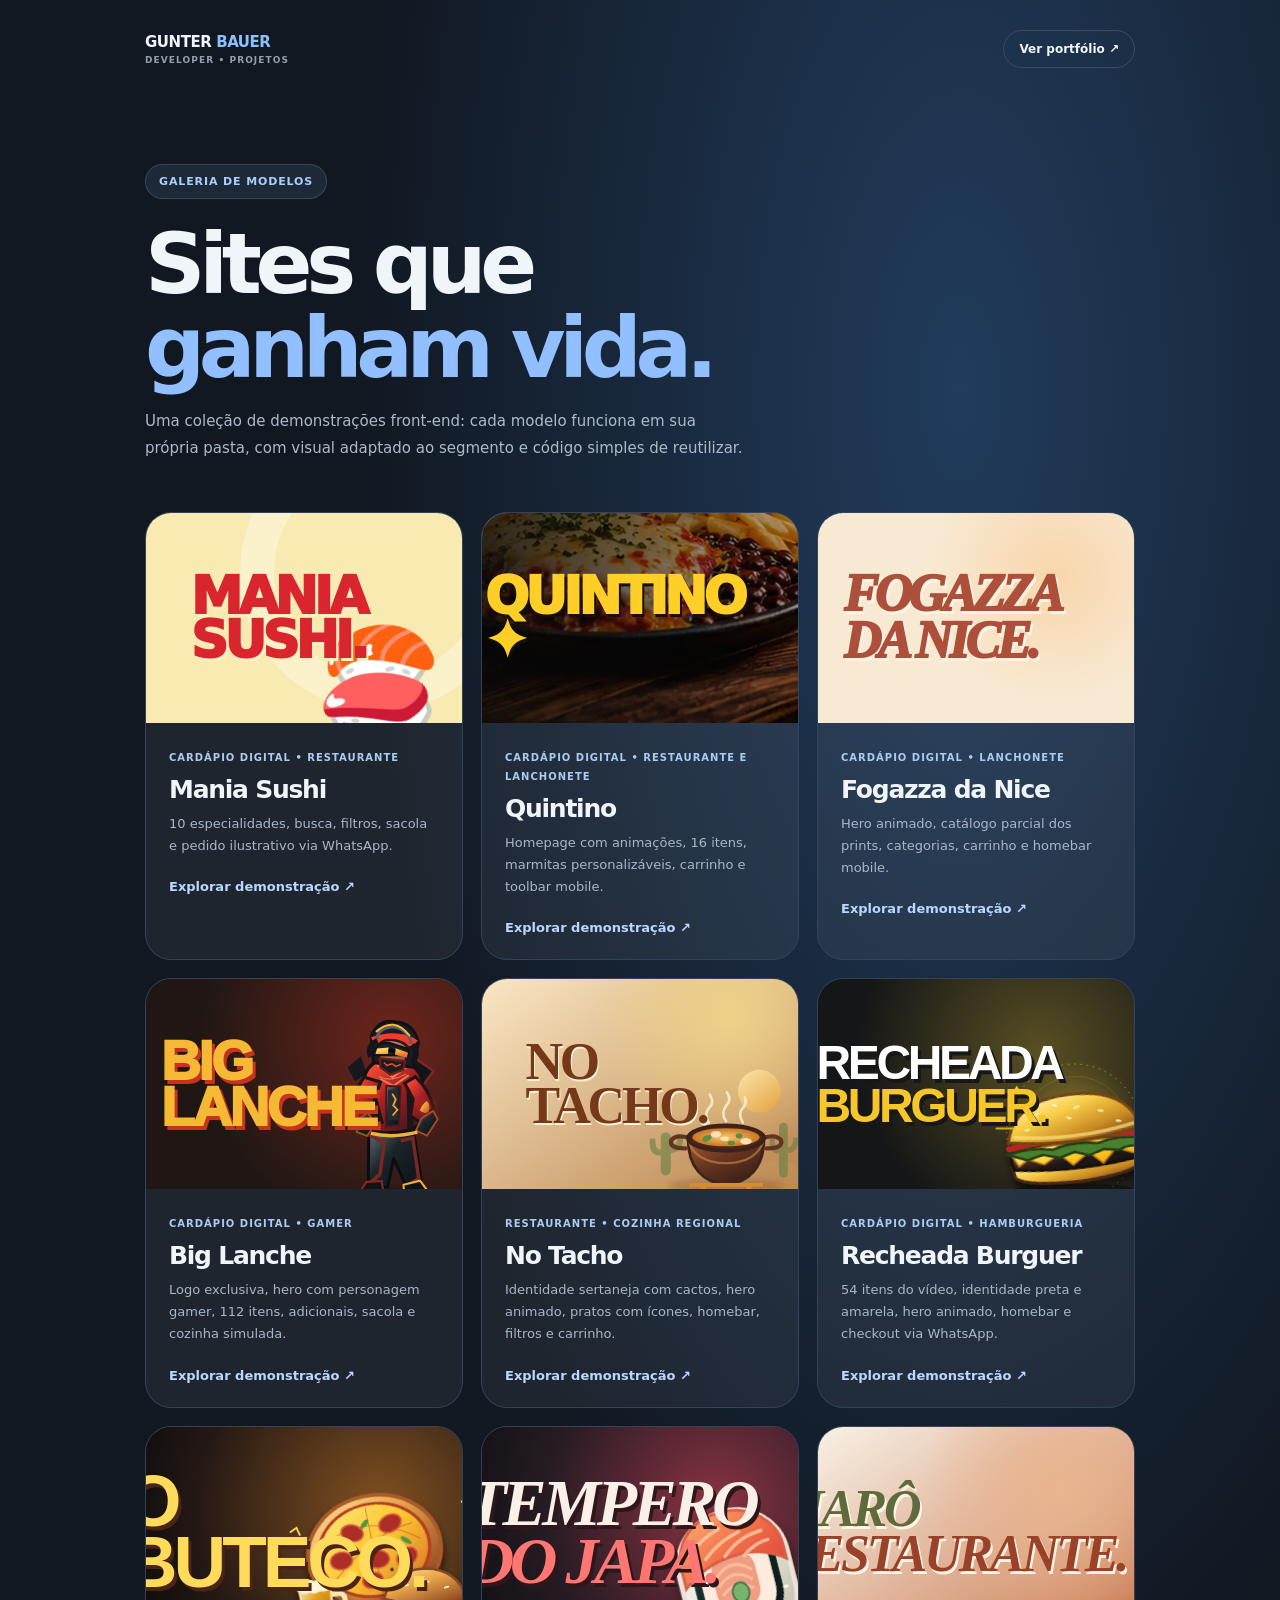
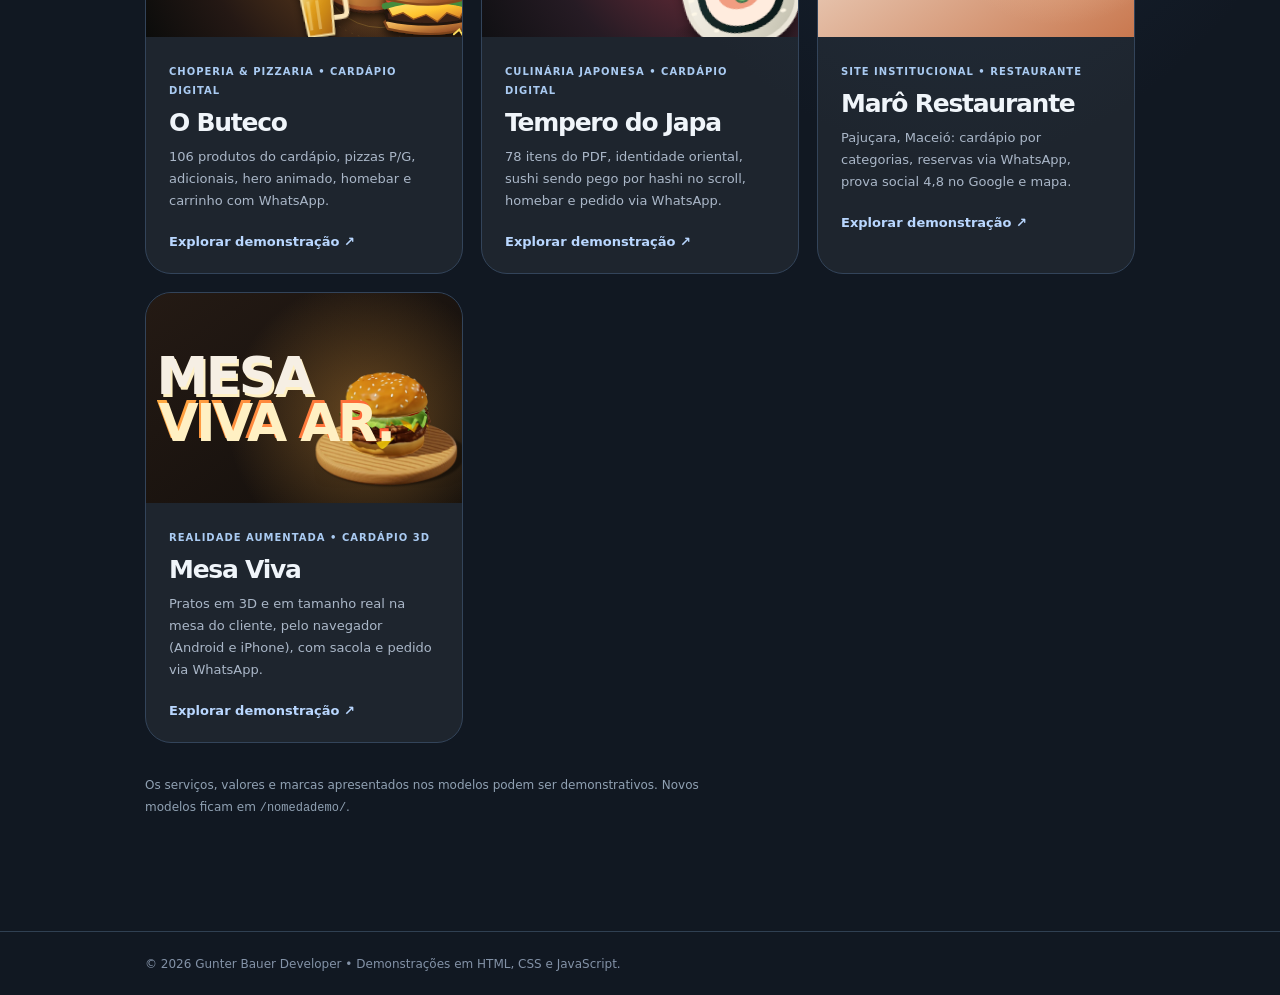
<file: index.html>
<!doctype html>
<html lang="pt-BR">
<head>
  <meta charset="utf-8">
  <meta name="viewport" content="width=device-width, initial-scale=1">
  <meta name="theme-color" content="#121a28">
  <meta name="description" content="Demonstrações de sites criados por Gunter Bauer Developer.">
  <title>Demonstrações — Gunter Bauer Developer</title>
  <style>
    :root{color-scheme:dark;font-family:Inter,"Segoe UI",system-ui,sans-serif}
    *{box-sizing:border-box}
    body{min-height:100vh;margin:0;background:radial-gradient(ellipse at 75% 15%,#213c5c 0,transparent 44%),#111822;color:#f0f5fa}
    a{color:inherit;text-decoration:none}
    a:focus-visible{outline:3px solid #9bcaff;outline-offset:4px}
    .container{width:min(990px,calc(100% - 36px));margin:auto}
    header{display:flex;justify-content:space-between;gap:18px;align-items:center;padding:30px 0}
    .brand{font-size:15px;font-weight:800;letter-spacing:-.03em}.brand b{color:#8bc1ff}
    .brand small{display:block;font-weight:600;color:#91a0b1;letter-spacing:.12em;text-transform:uppercase;font-size:9px;margin-top:4px}
    .back{border:1px solid #3c4b60;border-radius:99px;padding:11px 15px;font-size:12px;font-weight:700}
    main{padding:66px 0 100px}
    .pill{display:inline-block;background:rgba(150,196,255,.1);border:1px solid rgba(150,196,255,.2);color:#a7d0ff;border-radius:999px;padding:10px 13px;font-size:11px;font-weight:800;letter-spacing:.08em;text-transform:uppercase}
    h1{font-size:clamp(46px,8vw,84px);letter-spacing:-.075em;line-height:1;margin:23px 0 18px}
    h1 em{font-style:normal;color:#91bfff}
    main>p{color:#adbac8;max-width:600px;line-height:1.8;font-size:15px}
    .grid{display:grid;grid-template-columns:repeat(auto-fit,minmax(min(100%,310px),1fr));gap:18px;margin-top:50px}
    .card{overflow:hidden;display:flex;flex-direction:column;border:1px solid #33445a;border-radius:26px;background:rgba(255,255,255,.055);transition:transform .2s,background .2s}
    .card:hover{transform:translateY(-5px);background:rgba(255,255,255,.08)}
    .preview{height:210px;background:#f8eab0;color:#d9252d;position:relative;display:flex;align-items:center;justify-content:center;overflow:hidden}
    .preview--sushi::before{content:"";position:absolute;width:210px;height:210px;border:34px solid rgba(255,255,255,.32);border-radius:50%;right:-56px;top:-80px}
    .preview--sushi::after{content:"🍣";font-size:110px;position:absolute;right:14px;bottom:-28px;transform:rotate(-20deg)}
    .preview strong{font-size:52px;letter-spacing:-.08em;font-weight:1000;line-height:.85;text-align:left;position:relative;z-index:1;text-shadow:2px 3px 0 #fff0c3;transform:translateX(-26px)}
    .info{padding:23px}
    .tag{font-size:10px;text-transform:uppercase;letter-spacing:.1em;color:#aacbf2;font-weight:850}
    h2{font-size:25px;margin:10px 0 9px;letter-spacing:-.05em}
    .info p{font-size:13px;line-height:1.7;color:#aab7c8;margin:0 0 19px}
    .open{font-size:13px;font-weight:800;color:#b9d7ff}
    .note{margin-top:32px;color:#90a1b3;font-size:12px}
    footer{border-top:1px solid #304052;padding:25px 0;color:#8392a7;font-size:12px}
    @media(max-width:540px){header{padding:20px 0}.back{font-size:11px}main{padding:45px 0 75px}.preview{height:185px}h1{font-size:53px}}
    @media(prefers-reduced-motion:reduce){*{transition:none!important}}
  </style>
</head>
<body>
  <div class="container">
    <header>
      <a class="brand" href="./">GUNTER <b>BAUER</b><small>Developer • Projetos</small></a>
      <a class="back" href="https://gunterbauer.vercel.app/" target="_blank" rel="noopener noreferrer">Ver portfólio ↗</a>
    </header>
    <main>
      <span class="pill">Galeria de modelos</span>
      <h1>Sites que<br><em>ganham vida.</em></h1>
      <p>Uma coleção de demonstrações front-end: cada modelo funciona em sua própria pasta, com visual adaptado ao segmento e código simples de reutilizar.</p>
      <div class="grid">
        <a class="card" href="./sushimizu/" aria-label="Abrir demonstração Mania Sushi">
          <div class="preview preview--sushi"><strong>MANIA<br>SUSHI.</strong></div>
          <div class="info"><span class="tag">Cardápio digital • Restaurante</span><h2>Mania Sushi</h2><p>10 especialidades, busca, filtros, sacola e pedido ilustrativo via WhatsApp.</p><span class="open">Explorar demonstração ↗</span></div>
        </a>
        <a class="card" href="./quintino/" aria-label="Abrir demonstração Quintino Restaurante e Lanchonete">
          <div class="preview" style="background:linear-gradient(90deg,rgba(8,8,8,.85),rgba(14,10,8,.3)),url('./quintino/assets/hero.webp') center/cover"><strong style="color:#ffcf27;text-shadow:2px 3px #16100d">QUINTINO<br>✦</strong></div>
          <div class="info"><span class="tag">Cardápio digital • Restaurante e lanchonete</span><h2>Quintino</h2><p>Homepage com animações, 16 itens, marmitas personalizáveis, carrinho e toolbar mobile.</p><span class="open">Explorar demonstração ↗</span></div>
        </a>
        <a class="card" href="./fogazzadanilce/" aria-label="Abrir demonstração Fogazza da Nice">
          <div class="preview" style="background:radial-gradient(circle at 75% 30%,#f8d6ab,transparent 45%),#f8e9d3;color:#ac503c">
            <strong style="font-family:Georgia,serif;font-style:italic;font-size:clamp(38px,6vw,52px);line-height:.9;letter-spacing:-.07em;text-shadow:2px 3px #fff4e4;transform:translateX(-24px)">FOGAZZA<br>DA NICE.</strong>
          </div>
          <div class="info"><span class="tag">Cardápio digital • Lanchonete</span><h2>Fogazza da Nice</h2><p>Hero animado, catálogo parcial dos prints, categorias, carrinho e homebar mobile.</p><span class="open">Explorar demonstração ↗</span></div>
        </a>
        <a class="card" href="./biglanche/" aria-label="Abrir demonstração Big Lanche">
          <div class="preview" style="background:radial-gradient(circle at 78% 28%,#6e251c,#201714 66%);color:#f5b935">
            <strong style="font-family:Impact,Arial Black,sans-serif;font-size:clamp(40px,6vw,55px);line-height:.84;letter-spacing:-.045em;text-shadow:3px 4px #c8321e;transform:translateX(-36px)">BIG<br>LANCHE</strong>
            <img src="./biglanche/assets/gamer-mascot.svg" width="140" height="190" alt="" loading="lazy" style="position:absolute;right:0;bottom:-16px;width:140px;height:190px;object-fit:contain">
          </div>
          <div class="info"><span class="tag">Cardápio digital • Gamer</span><h2>Big Lanche</h2><p>Logo exclusiva, hero com personagem gamer, 112 itens, adicionais, sacola e cozinha simulada.</p><span class="open">Explorar demonstração ↗</span></div>
        </a>
        <a class="card" href="./notacho/" aria-label="Abrir demonstração No Tacho Restaurante">
          <div class="preview" style="background:radial-gradient(circle at 78% 17%,#efd288,transparent 45%),linear-gradient(145deg,#f9e7c4,#bb834d);color:#753919">
            <strong style="font-family:Georgia,serif;font-weight:900;letter-spacing:-.06em;text-shadow:1px 2px #fff2d6;transform:translateX(-24px)">NO<br>TACHO.</strong>
            <img src="./notacho/assets/notacho-hero.svg" width="158" height="160" loading="lazy" alt="" style="position:absolute;right:-8px;bottom:-25px;width:160px;height:166px;object-fit:contain">
          </div>
          <div class="info"><span class="tag">Restaurante • Cozinha regional</span><h2>No Tacho</h2><p>Identidade sertaneja com cactos, hero animado, pratos com ícones, homebar, filtros e carrinho.</p><span class="open">Explorar demonstração ↗</span></div>
        </a>
        <a class="card" href="./recheadob/" aria-label="Abrir demonstração Recheada Burguer">
          <div class="preview" style="background:radial-gradient(circle at 70% 35%,#594f23,#151617 70%);color:#f5c729;overflow:hidden">
            <strong style="font-family:Impact,Arial Black,sans-serif;font-weight:900;color:#fff;letter-spacing:-.07em;text-shadow:3px 4px #171717;transform:translateX(-37px);font-size:48px;line-height:.9">RECHEADA<br><span style="color:#f5c729">BURGUER.</span></strong>
            <img src="./recheadob/assets/burger-hero.svg" alt="" loading="lazy" style="position:absolute;right:-35px;bottom:-30px;width:190px;height:170px;object-fit:contain">
          </div>
          <div class="info"><span class="tag">Cardápio digital • Hamburgueria</span><h2>Recheada Burguer</h2><p>54 itens do vídeo, identidade preta e amarela, hero animado, homebar e checkout via WhatsApp.</p><span class="open">Explorar demonstração ↗</span></div>
        </a>
        <a class="card" href="./obuteco/" aria-label="Abrir demonstração O Buteco Choperia e Pizzaria">
          <div class="preview" style="background:radial-gradient(circle at 74% 39%,#825121,#241814 69%,#0b0c0b);color:#ffdb5b">
            <strong style="font:900 clamp(52px,7vw,73px)/.83 Impact,'Arial Black',sans-serif;letter-spacing:-.055em;text-shadow:3px 4px #4b2415;transform:translateX(-29px);z-index:2">O<br>BUTECO.</strong>
            <img src="./obuteco/assets/hero.svg" alt="" loading="lazy" style="position:absolute;right:-24px;bottom:-31px;width:212px;height:200px;object-fit:contain">
          </div>
          <div class="info"><span class="tag">Choperia &amp; Pizzaria • Cardápio digital</span><h2>O Buteco</h2><p>106 produtos do cardápio, pizzas P/G, adicionais, hero animado, homebar e carrinho com WhatsApp.</p><span class="open">Explorar demonstração ↗</span></div>
        </a>
        <a class="card" href="./cardjapa/" aria-label="Abrir demonstração Tempero do Japa">
          <div class="preview" style="position:relative;background:radial-gradient(circle at 74% 38%,#8b3342,#261b24 64%,#101013);color:#fbf0e7;overflow:hidden">
            <strong style="font-family:Georgia,serif;font-style:italic;font-weight:900;letter-spacing:-.065em;line-height:.87;text-shadow:3px 4px #2d171b;transform:translateX(-29px);font-size:clamp(45px,6vw,66px);z-index:2">TEMPERO<br><span style="color:#ff7673">DO JAPA.</span></strong>
            <img src="./cardjapa/assets/sushi.svg" alt="" width="176" height="176" loading="lazy" style="position:absolute;right:-27px;bottom:-25px;width:183px;height:180px;object-fit:contain">
          </div>
          <div class="info"><span class="tag">Culinária japonesa • Cardápio digital</span><h2>Tempero do Japa</h2><p>78 itens do PDF, identidade oriental, sushi sendo pego por hashi no scroll, homebar e pedido via WhatsApp.</p><span class="open">Explorar demonstração ↗</span></div>
        </a>
        <a class="card" href="./maro/" aria-label="Abrir demonstração Marô Restaurante">
          <div class="preview" style="background:radial-gradient(circle at 76% 30%,#e9b48f,transparent 48%),linear-gradient(145deg,#f8f1e6,#c9784f);color:#5f6b3a">
            <strong style="font-family:Georgia,serif;font-style:italic;font-weight:900;letter-spacing:-.06em;text-shadow:2px 3px #fff4e4;transform:translateX(-24px)">MARÔ<br><span style="color:#9a4129">RESTAURANTE.</span></strong>
          </div>
          <div class="info"><span class="tag">Site institucional • Restaurante</span><h2>Marô Restaurante</h2><p>Pajuçara, Maceió: cardápio por categorias, reservas via WhatsApp, prova social 4,8 no Google e mapa.</p><span class="open">Explorar demonstração ↗</span></div>
        </a>
        <a class="card" href="./mesaviva/" aria-label="Abrir demonstração Mesa Viva, cardápio em realidade aumentada">
          <div class="preview" style="position:relative;overflow:hidden;background:radial-gradient(circle at 70% 60%,rgba(255,173,66,.35),transparent 55%),linear-gradient(145deg,#241a14,#120e0b);color:#f6efe4">
            <strong style="font-weight:900;letter-spacing:-.05em;transform:translateX(-30px)">MESA<br><span style="background:linear-gradient(120deg,#ffad42,#ff5a36);-webkit-background-clip:text;background-clip:text;color:transparent">VIVA AR.</span></strong>
            <img src="./mesaviva/img/hamburguer.webp" alt="" width="170" height="170" loading="lazy" style="position:absolute;right:-14px;bottom:-12px;width:170px;height:170px;object-fit:contain">
          </div>
          <div class="info"><span class="tag">Realidade aumentada • Cardápio 3D</span><h2>Mesa Viva</h2><p>Pratos em 3D e em tamanho real na mesa do cliente, pelo navegador (Android e iPhone), com sacola e pedido via WhatsApp.</p><span class="open">Explorar demonstração ↗</span></div>
        </a>
      </div>
      <p class="note">Os serviços, valores e marcas apresentados nos modelos podem ser demonstrativos. Novos modelos ficam em <code>/nomedademo/</code>.</p>
    </main>
  </div>
  <footer><div class="container">© 2026 Gunter Bauer Developer • Demonstrações em HTML, CSS e JavaScript.</div></footer>
</body>
</html>
</file>
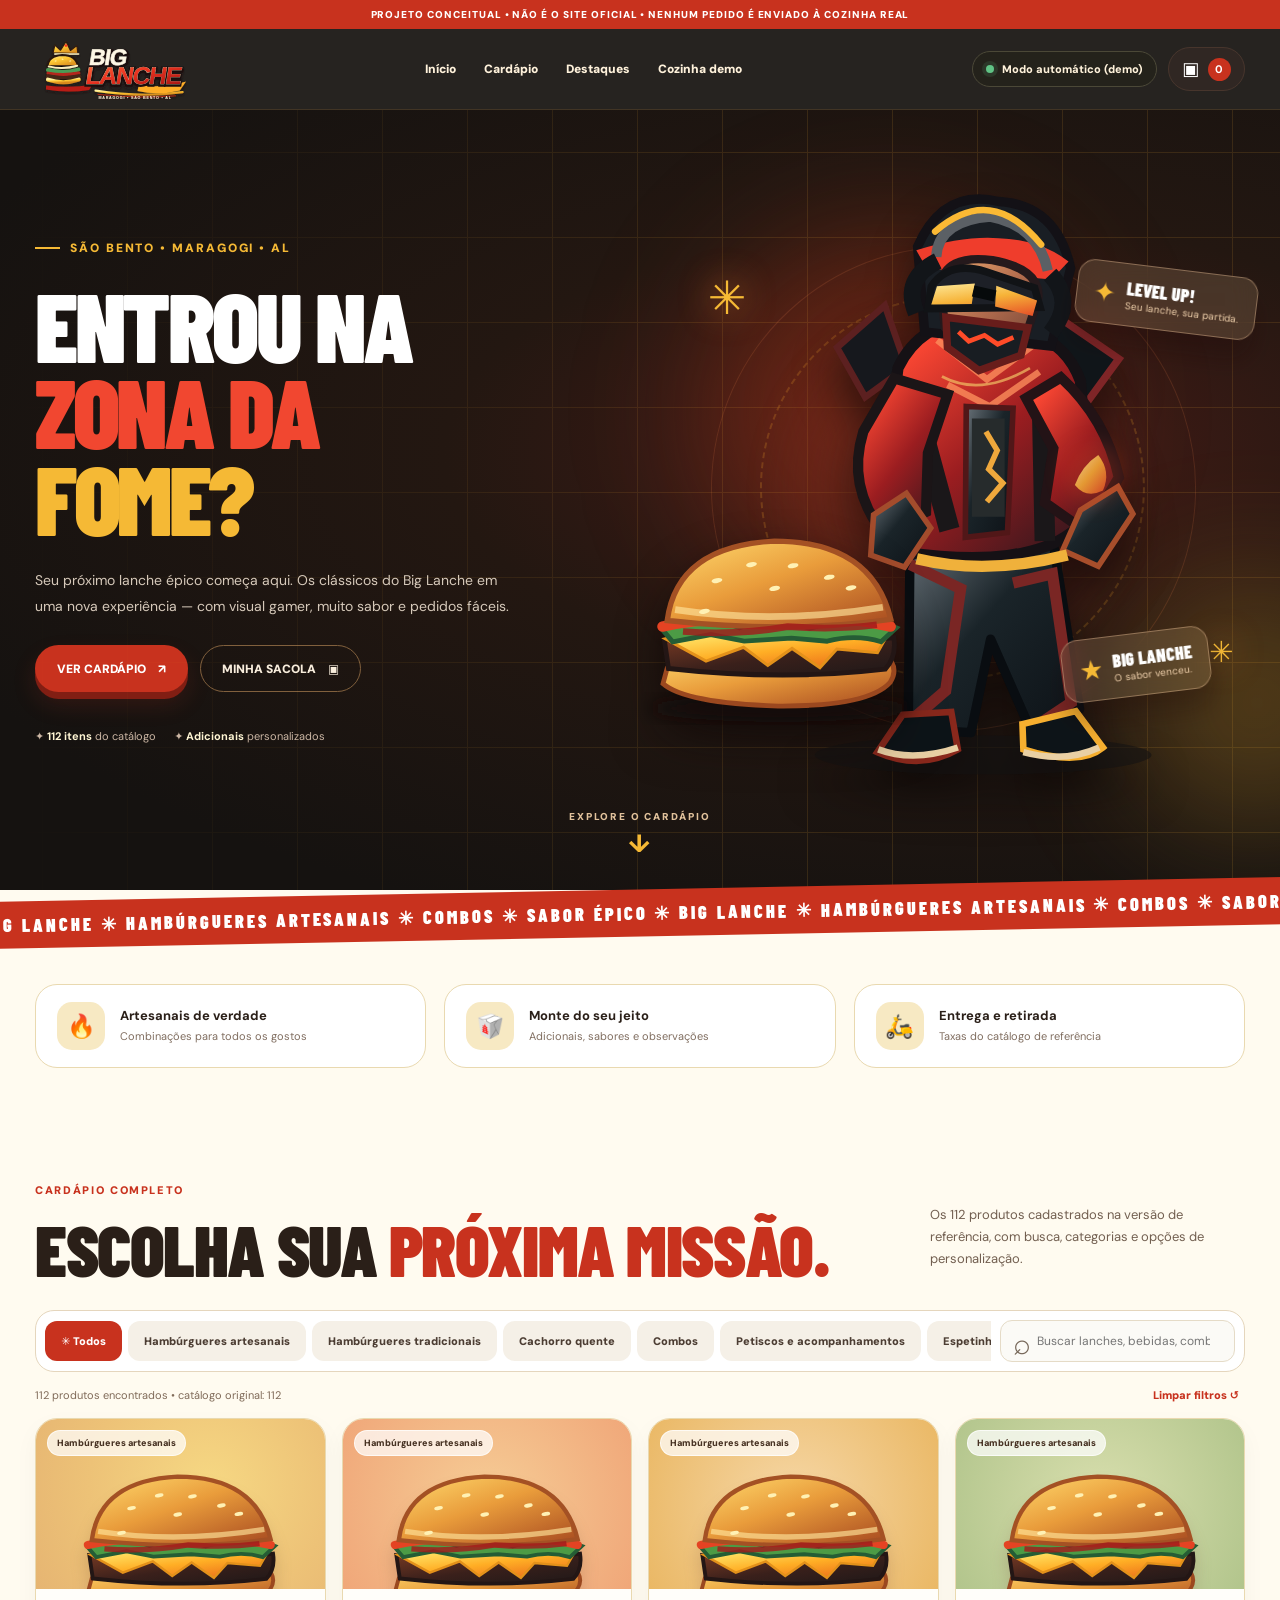
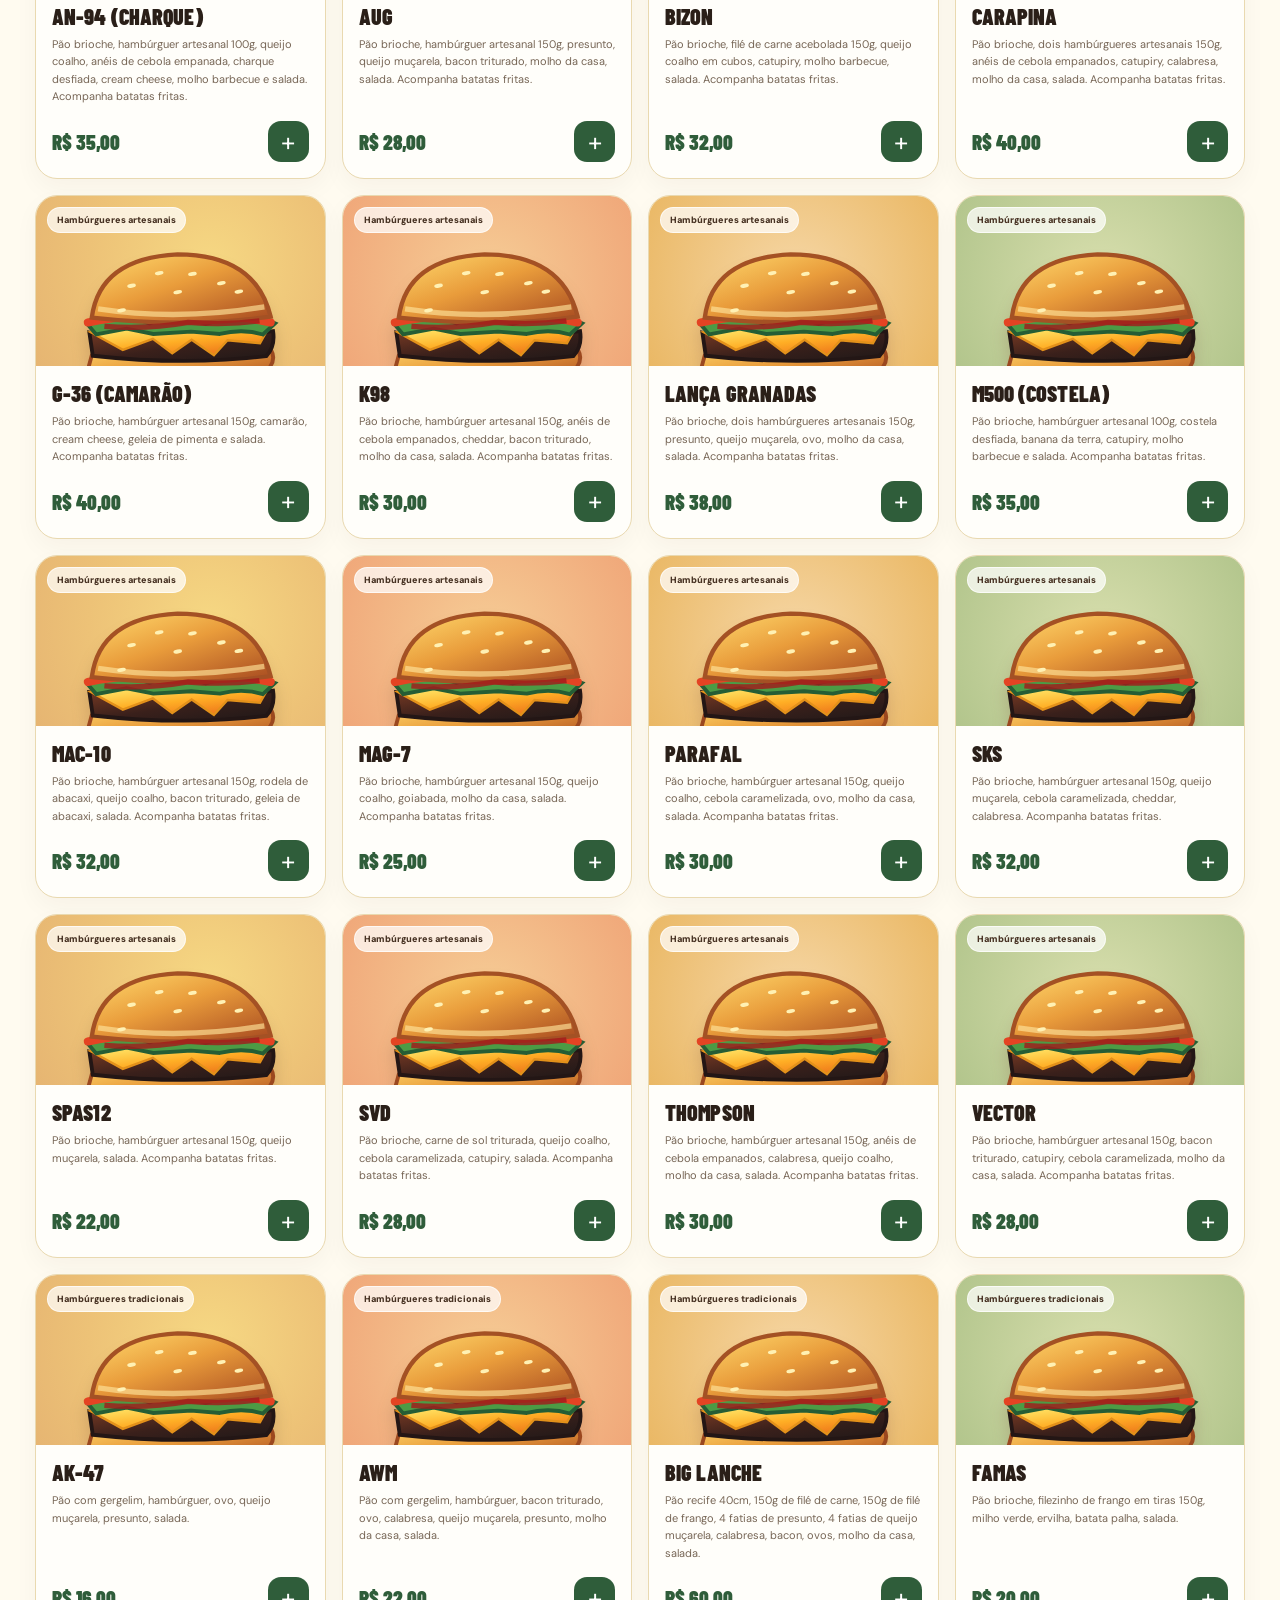
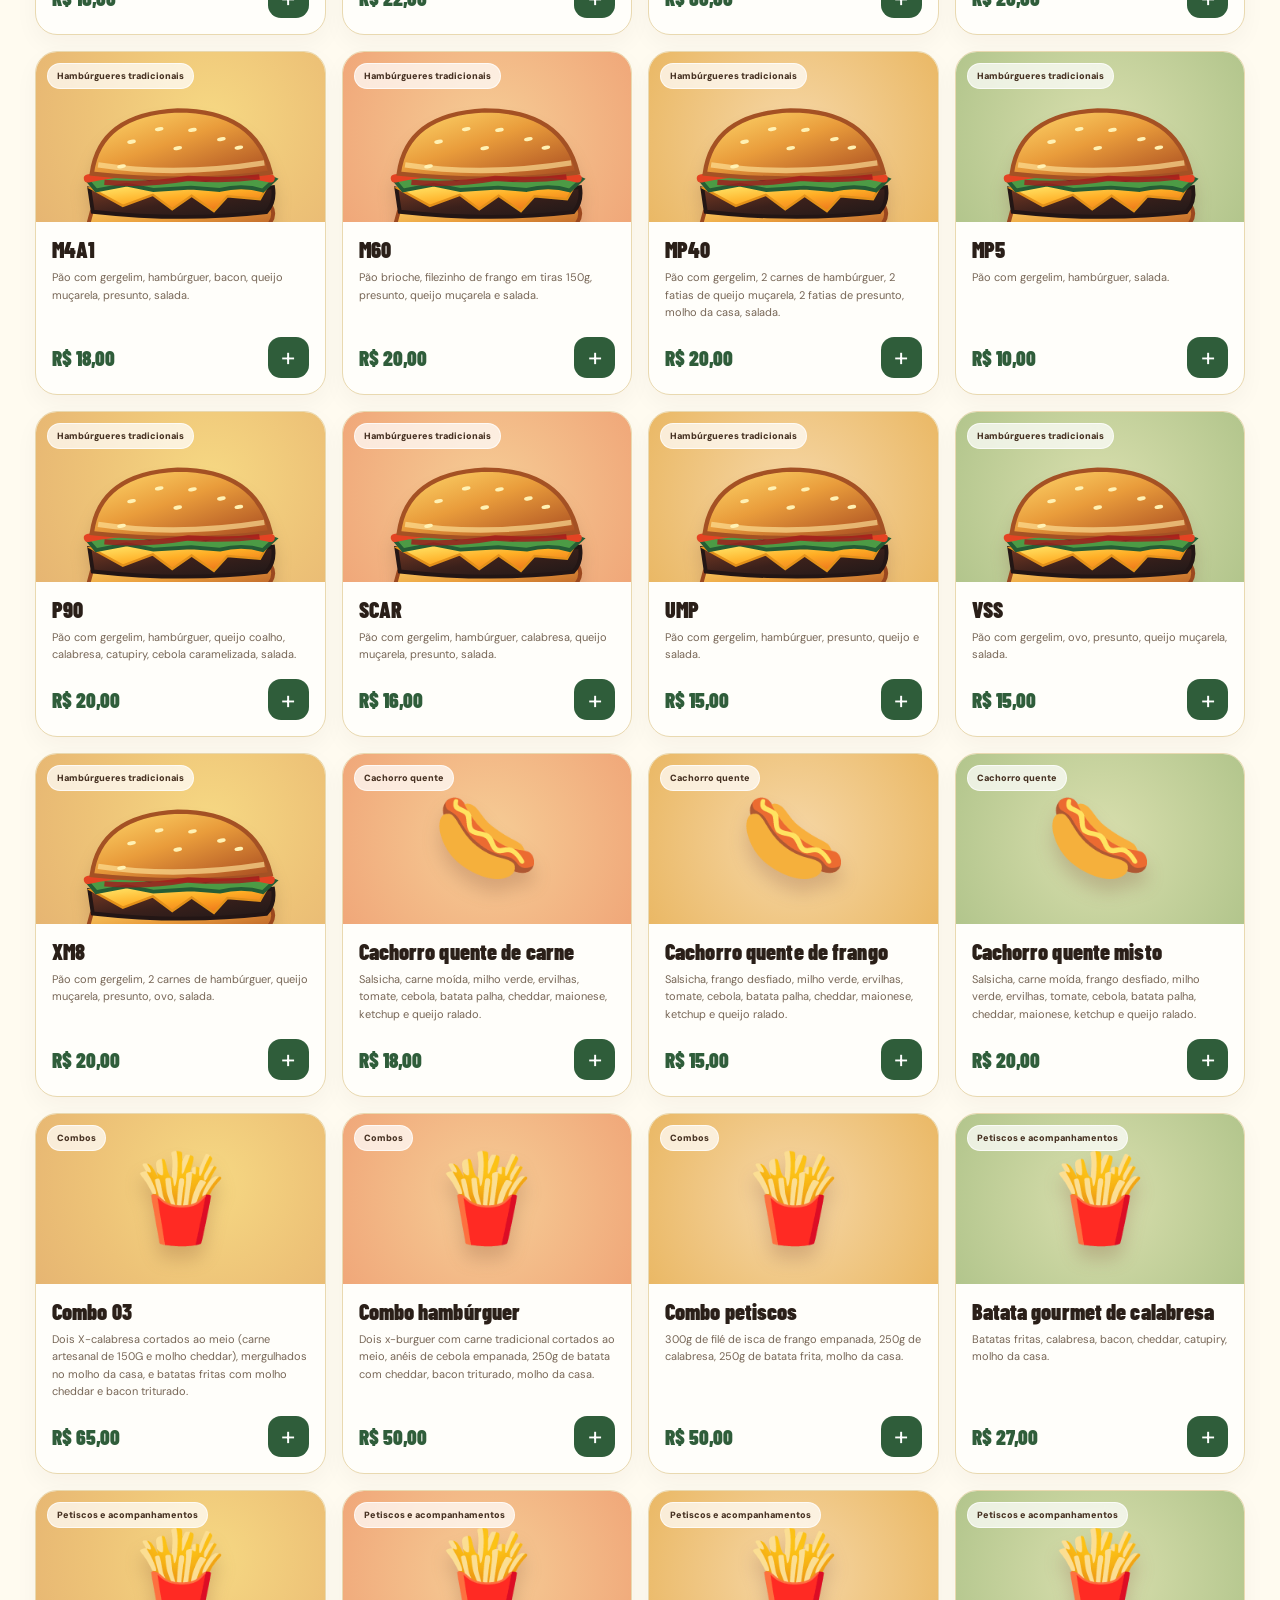
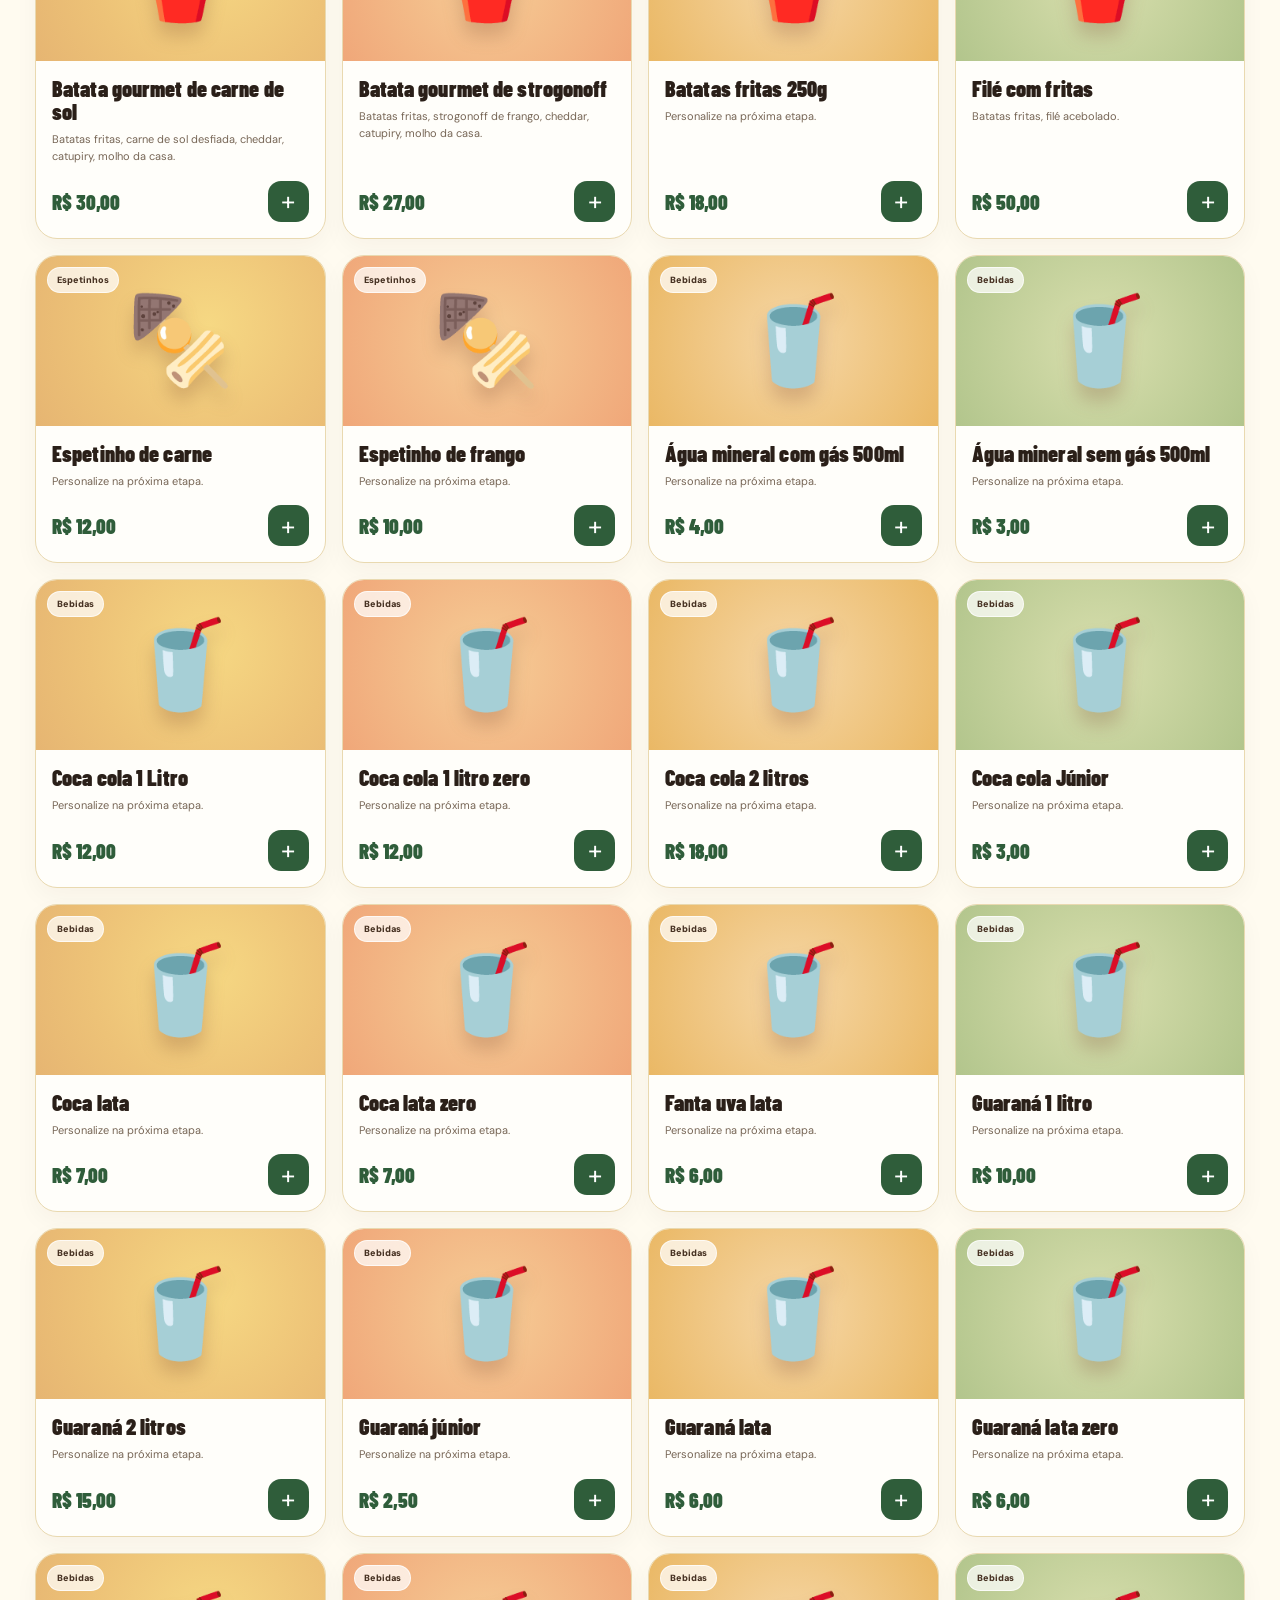
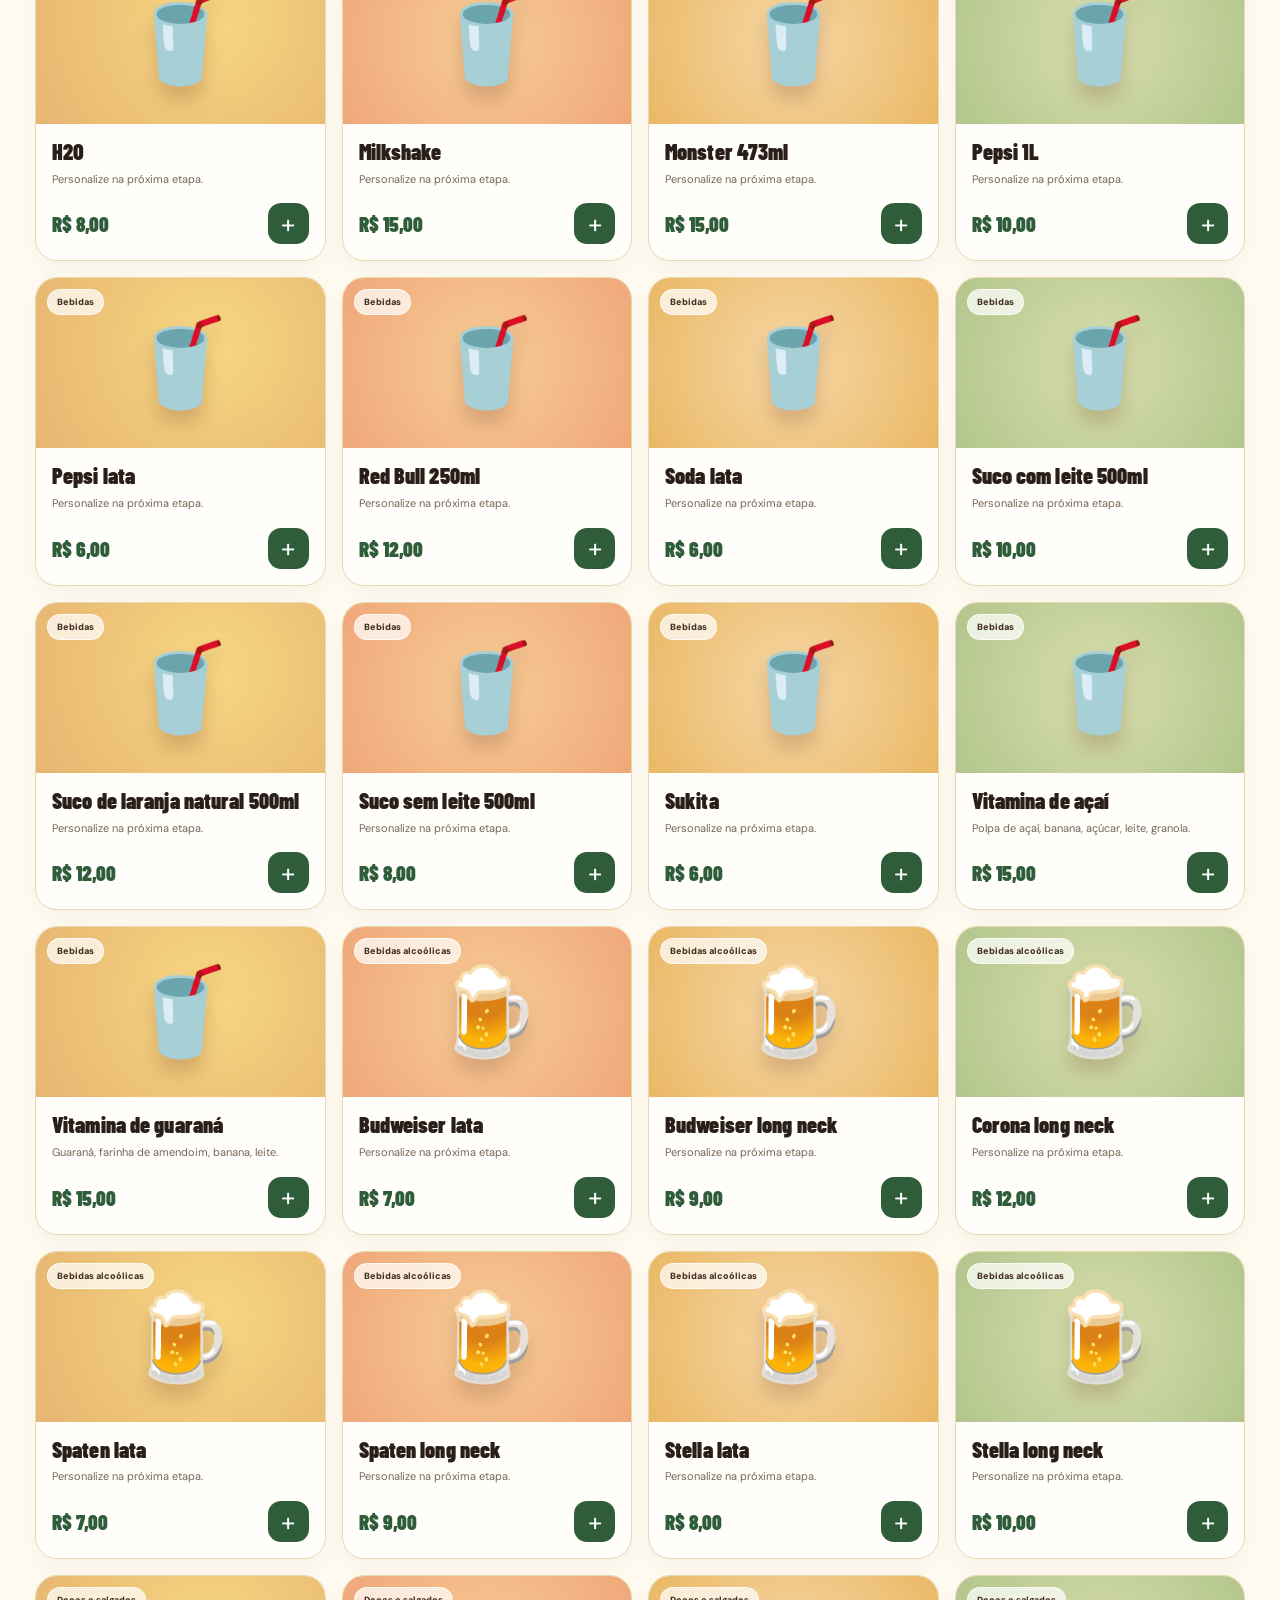
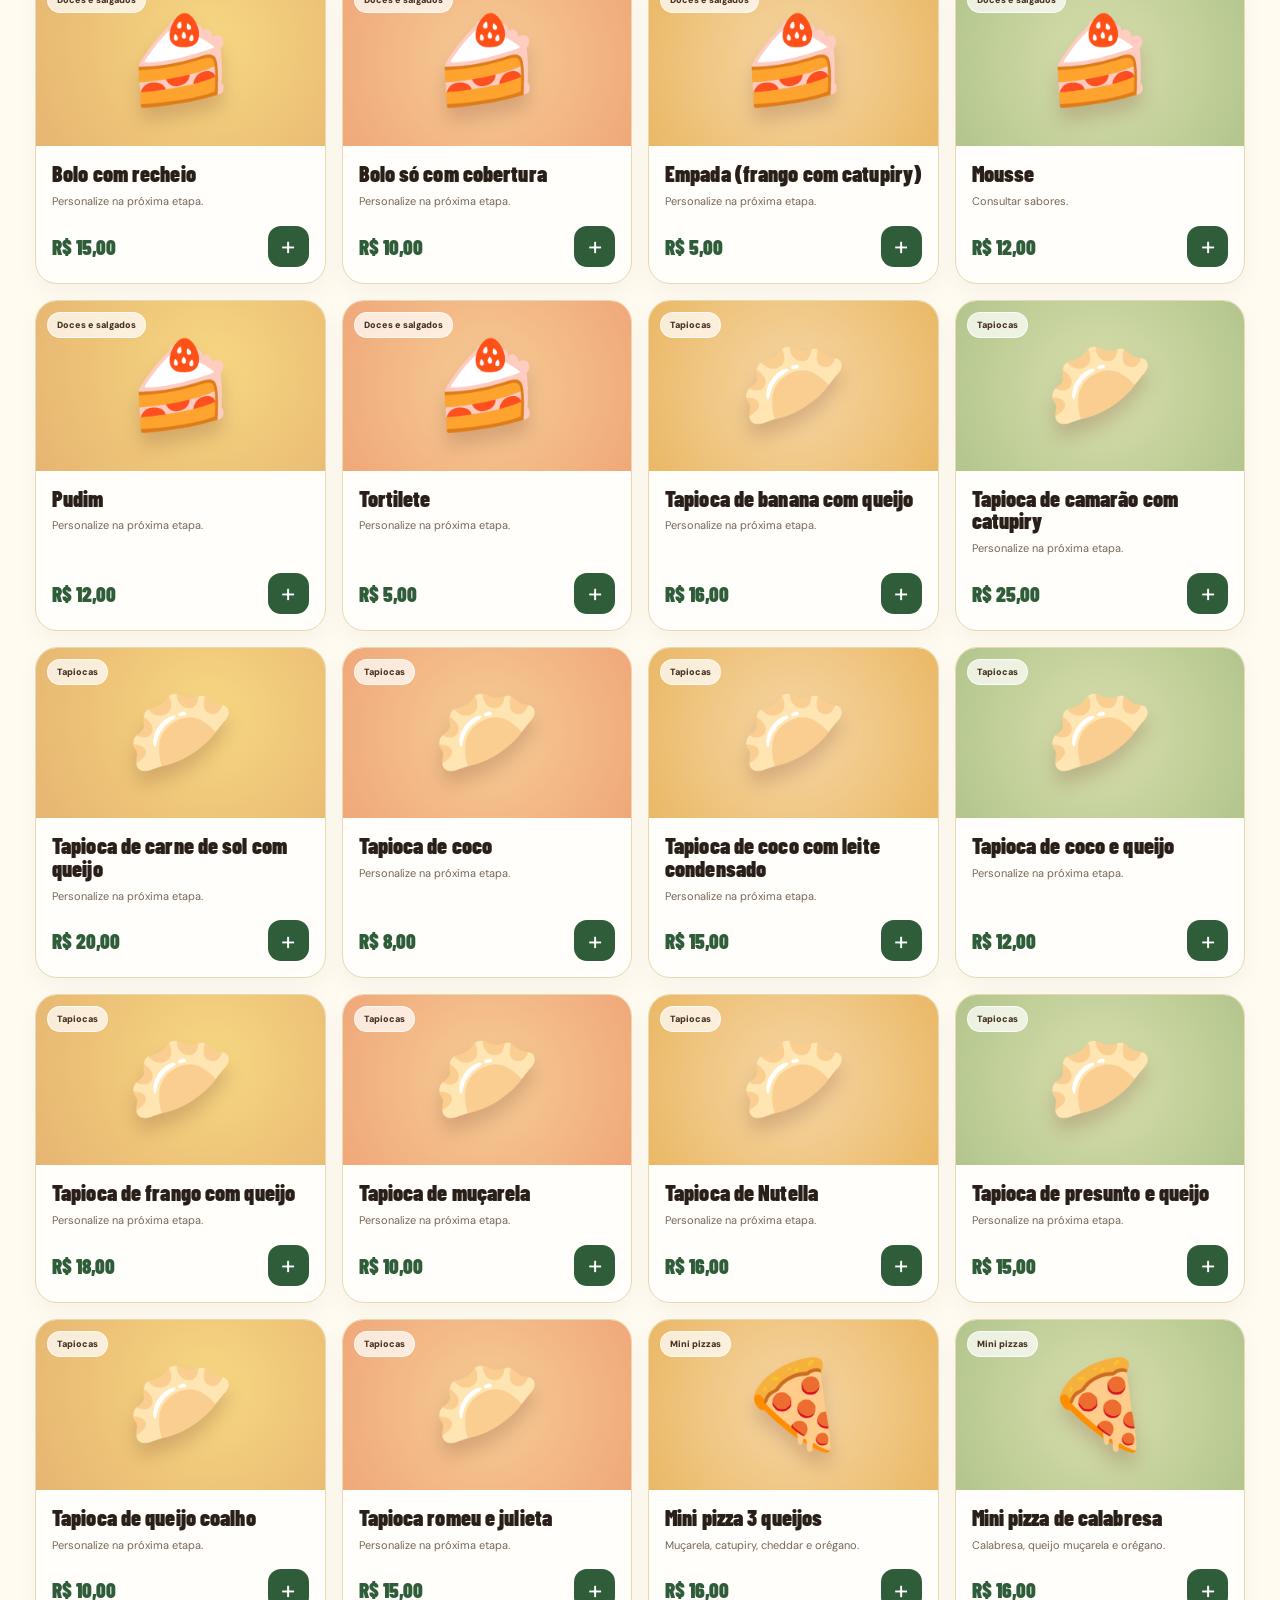
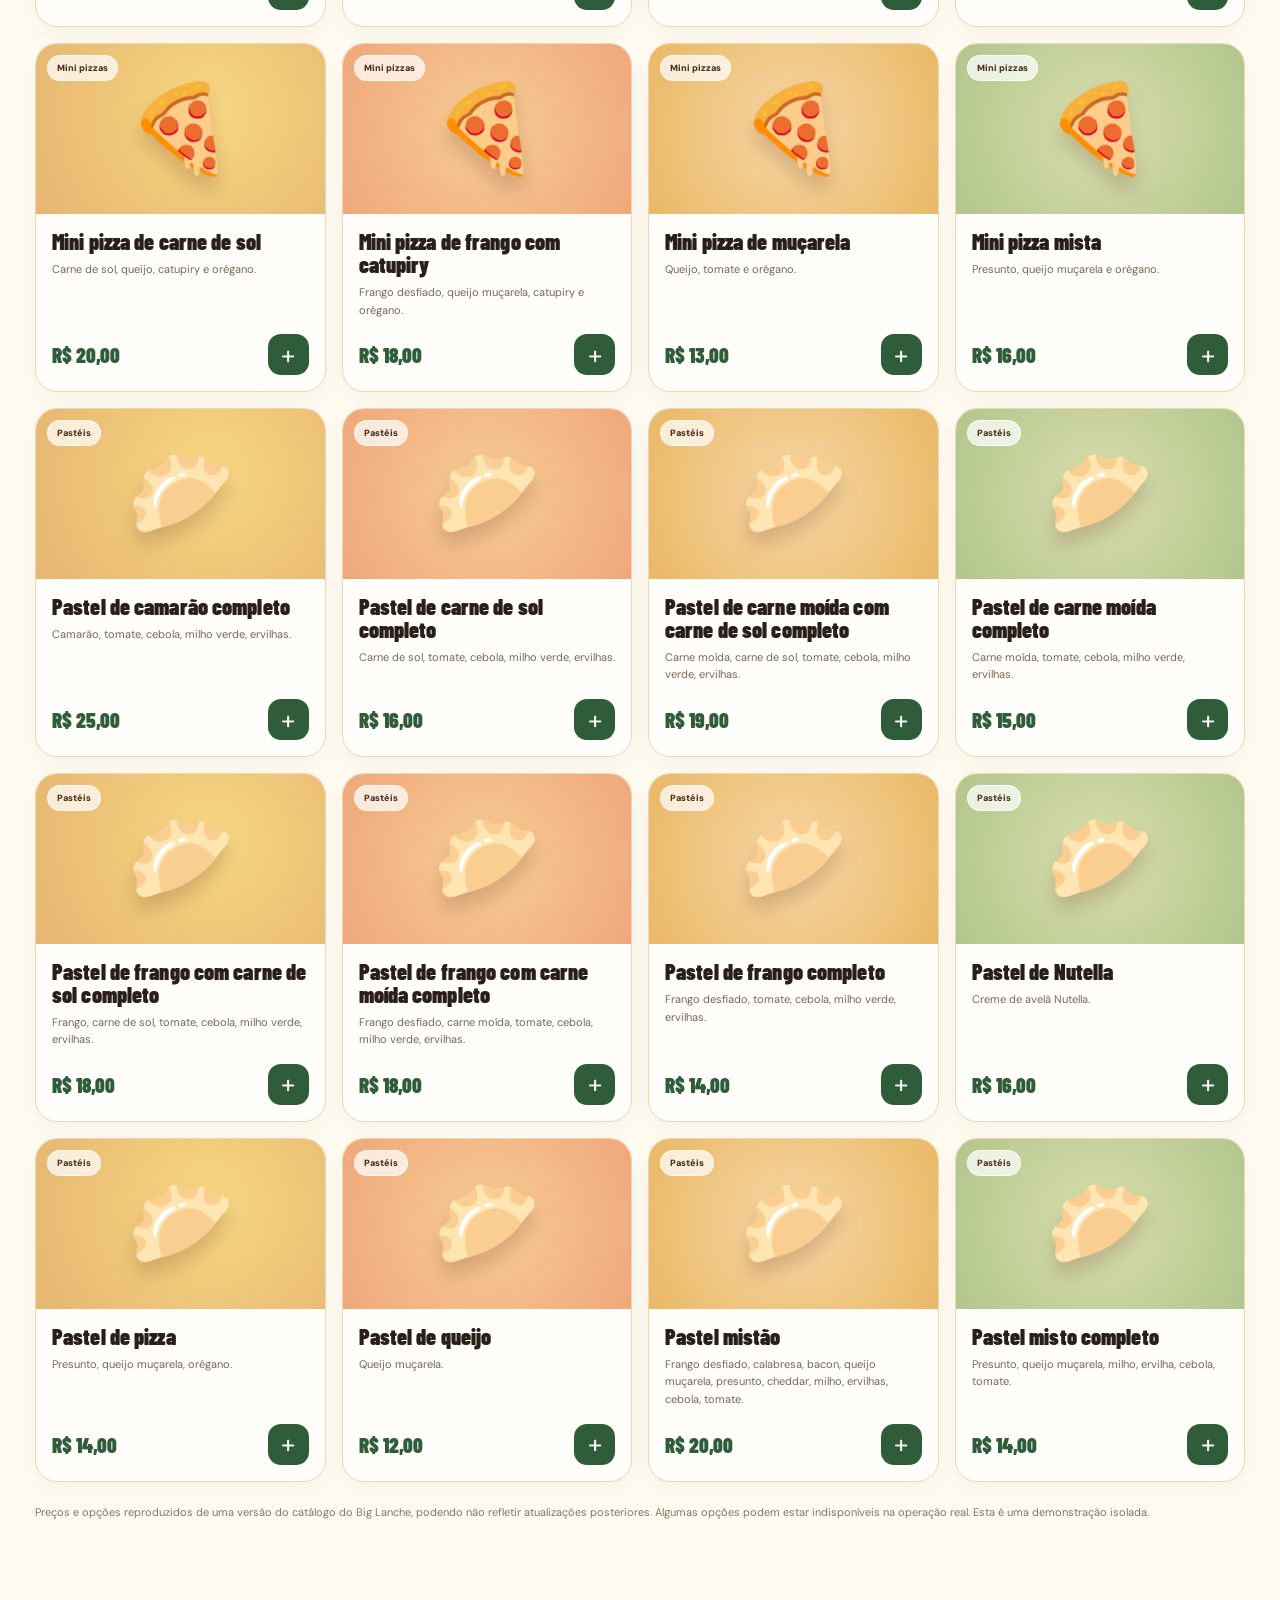
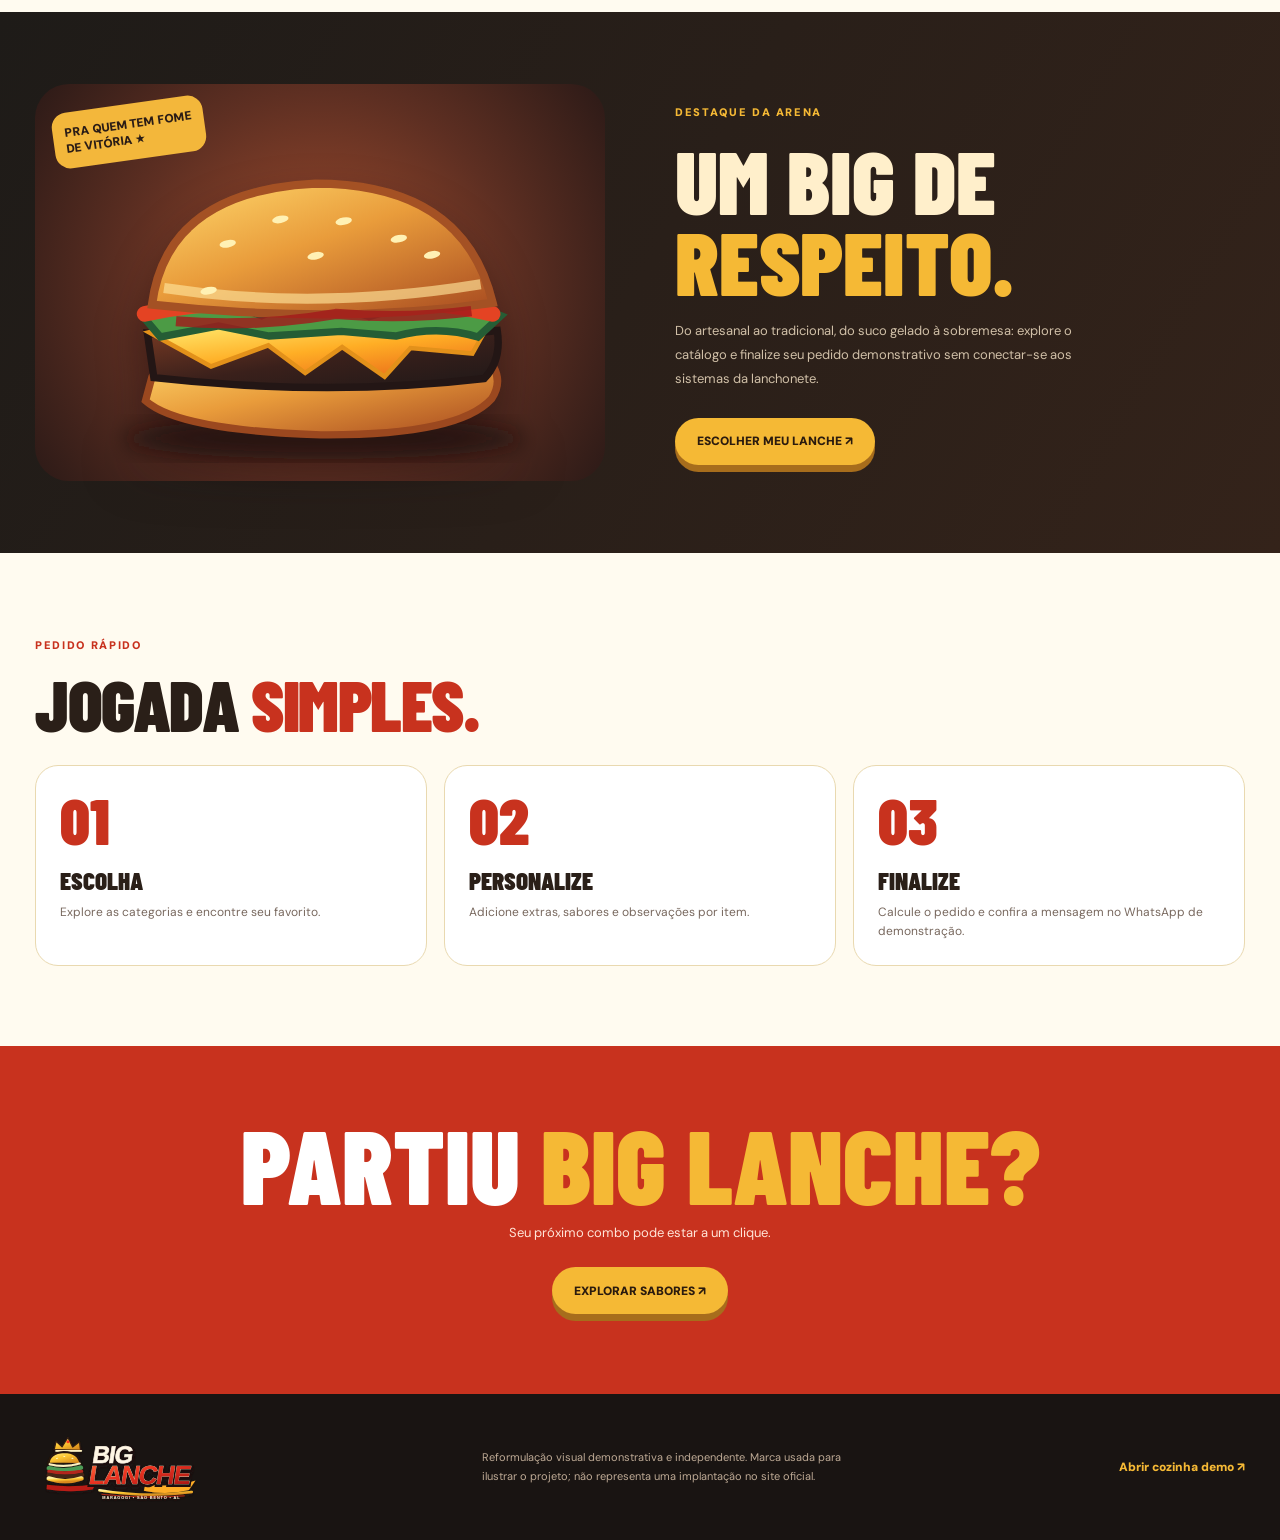
<file: biglanche/index.html>
<!doctype html>
<html lang="pt-BR"><head>
<meta charset="UTF-8"><meta name="viewport" content="width=device-width,initial-scale=1,viewport-fit=cover"><meta name="theme-color" content="#191712">
<meta name="description" content="Big Lanche — demonstração visual independente inspirada no catálogo, com cardápio, adicionais, carrinho e cozinha de teste.">
<title>Big Lanche | A fome não tem chance — Demonstração</title>
<link rel="preconnect" href="https://fonts.googleapis.com"><link rel="preconnect" href="https://fonts.gstatic.com" crossorigin>
<link href="https://fonts.googleapis.com/css2?family=Barlow+Condensed:wght@500;600;700;800;900&family=DM+Sans:wght@400;500;600;700;800;900&display=swap" rel="stylesheet">
<link rel="stylesheet" href="./style.css"><script defer src="./data.js"></script><script defer src="./app.js"></script>
</head><body>
<a class="skip" href="#cardapio">Pular ao cardápio</a>
<div class="demo-alert">PROJETO CONCEITUAL • NÃO É O SITE OFICIAL • NENHUM PEDIDO É ENVIADO À COZINHA REAL</div>
<header class="site-header"><div class="container header-inner">
  <a class="nav-brand" href="#inicio" aria-label="Big Lanche - início"><img src="./assets/big-lanche-logo.svg" alt="Big Lanche" width="158" height="68"></a>
  <nav class="desktop-nav" aria-label="Navegação principal"><a href="#inicio">Início</a><a href="#cardapio">Cardápio</a><a href="#sobre">Destaques</a><a href="./kitchen/">Cozinha demo</a></nav>
  <div class="header-end"><span class="status-pill"><span class="dot-green"></span><span id="store-status">Modo demonstração</span></span><button class="circle-cart" type="button" data-cart-open aria-label="Abrir carrinho">▣ <b data-cart-count>0</b></button></div>
</div></header>
<main>
<section class="hero" id="inicio"><div class="ambient ambient-a"></div><div class="ambient ambient-b"></div><div class="container hero-grid">
 <div class="hero-text">
  <span class="kicker"><span class="kicker-line"></span> SÃO BENTO • MARAGOGI • AL</span>
  <h1><span class="kinetic"><span>ENTROU NA</span></span><span class="kinetic"><span class="red">ZONA DA</span></span><span class="kinetic"><span><em>FOME?</em></span></span></h1>
  <p>Seu próximo lanche épico começa aqui. Os clássicos do Big Lanche em uma nova experiência — com visual gamer, muito sabor e pedidos fáceis.</p>
  <div class="hero-buttons"><a class="btn btn-hot" href="#cardapio">VER CARDÁPIO <span>↗</span></a><button type="button" class="btn btn-outline" data-cart-open>MINHA SACOLA <span>▣</span></button></div>
  <div class="hero-facts"><span>✦ <strong>112 itens</strong> do catálogo</span><span>✦ <strong>Adicionais</strong> personalizados</span></div>
 </div>
 <div class="hero-stage" aria-label="Mascote fictício de ação estilo battle royale ao lado de um hambúrguer">
  <span class="orbit orbit-1"></span><span class="orbit orbit-2"></span>
  <span class="cross cross-a" aria-hidden="true">✳</span><span class="cross cross-b" aria-hidden="true">✳</span>
  <div class="mascot-halo"></div>
  <img class="gamer-character" src="./assets/gamer-mascot.svg" width="470" height="650" alt="Mascote gamer original inspirado em jogos battle royale, com roupa tática e visor luminoso" fetchpriority="high">
  <img class="hero-burger" src="./assets/burger.svg" width="520" height="430" alt="Ilustração de hambúrguer artesanal suculento" fetchpriority="high">
  <div class="glass-float float-top"><span class="bolt">✦</span><div><strong>LEVEL UP!</strong><small>Seu lanche, sua partida.</small></div></div>
  <div class="glass-float float-bottom"><span>★</span><div><strong>BIG LANCHE</strong><small>O sabor venceu.</small></div></div>
 </div>
</div><div class="hero-scroll">EXPLORE O CARDÁPIO <span>↓</span></div></section>
<div class="ticker" aria-hidden="true"><div>BIG LANCHE ✳ HAMBÚRGUERES ARTESANAIS ✳ COMBOS ✳ SABOR ÉPICO ✳ BIG LANCHE ✳ HAMBÚRGUERES ARTESANAIS ✳ COMBOS ✳ SABOR ÉPICO ✳ </div></div>
<section class="features container" id="sobre">
 <div class="feat"><div class="feat-icon">🔥</div><div><strong>Artesanais de verdade</strong><small>Combinações para todos os gostos</small></div></div>
 <div class="feat"><div class="feat-icon">🥡</div><div><strong>Monte do seu jeito</strong><small>Adicionais, sabores e observações</small></div></div>
 <div class="feat"><div class="feat-icon">🛵</div><div><strong>Entrega e retirada</strong><small>Taxas do catálogo de referência</small></div></div>
</section>
<section class="menu-section section" id="cardapio"><div class="container">
 <div class="section-heading reveal"><div><span class="eyebrow">CARDÁPIO COMPLETO</span><h2>ESCOLHA SUA <span>PRÓXIMA MISSÃO.</span></h2></div><p>Os 112 produtos cadastrados na versão de referência, com busca, categorias e opções de personalização.</p></div>
 <div class="menu-tools"><div class="menu-tabs" id="category-tabs" role="group" aria-label="Categorias do cardápio"></div><label class="search-box"><span aria-hidden="true">⌕</span><input id="search" type="search" autocomplete="off" placeholder="Buscar lanches, bebidas, combos..." aria-label="Buscar no cardápio"></label></div>
 <div class="results-line"><span id="result-count">Carregando itens...</span><button type="button" class="text-link" id="reset-catalog">Limpar filtros ↺</button></div>
 <div class="product-grid" id="products" aria-live="polite"></div>
 <p class="menu-note">Preços e opções reproduzidos de uma versão do catálogo do Big Lanche, podendo não refletir atualizações posteriores. Algumas opções podem estar indisponíveis na operação real. Esta é uma demonstração isolada.</p>
</div></section>
<section class="special" aria-labelledby="special-heading"><div class="container special-grid">
 <div class="special-pic reveal"><img src="./assets/burger.svg" loading="lazy" alt="Hambúrguer artesanal em destaque"><span class="sticker">PRA QUEM TEM FOME<br>DE VITÓRIA ★</span></div>
 <div class="special-info reveal"><span class="eyebrow gold">DESTAQUE DA ARENA</span><h2 id="special-heading">UM BIG DE<br><span>RESPEITO.</span></h2><p>Do artesanal ao tradicional, do suco gelado à sobremesa: explore o catálogo e finalize seu pedido demonstrativo sem conectar-se aos sistemas da lanchonete.</p><a class="btn btn-sun" href="#cardapio">ESCOLHER MEU LANCHE ↗</a></div>
</div></section>
<section class="how section"><div class="container"><div class="section-heading reveal"><div><span class="eyebrow">PEDIDO RÁPIDO</span><h2>JOGADA <span>SIMPLES.</span></h2></div></div><div class="how-grid"><article><b>01</b><h3>ESCOLHA</h3><p>Explore as categorias e encontre seu favorito.</p></article><article><b>02</b><h3>PERSONALIZE</h3><p>Adicione extras, sabores e observações por item.</p></article><article><b>03</b><h3>FINALIZE</h3><p>Calcule o pedido e confira a mensagem no WhatsApp de demonstração.</p></article></div></div></section>
<section class="bottom-cta"><div class="container"><h2>PARTIU <span>BIG LANCHE?</span></h2><p>Seu próximo combo pode estar a um clique.</p><a href="#cardapio" class="btn btn-sun">EXPLORAR SABORES ↗</a></div></section>
</main>
<footer><div class="container footer-content"><img src="./assets/big-lanche-logo.svg" alt="Big Lanche" width="170" height="76"><p>Reformulação visual demonstrativa e independente. Marca usada para ilustrar o projeto; não representa uma implantação no site oficial.</p><a href="./kitchen/">Abrir cozinha demo ↗</a></div></footer>
<nav class="mobile-bar" aria-label="Navegação móvel">
 <span class="mobile-indicator" aria-hidden="true"></span>
 <a class="mobile-link active" href="#inicio" data-mobile="inicio"><span aria-hidden="true">⌂</span><small>Início</small></a>
 <a class="mobile-link" href="#cardapio" data-mobile="cardapio"><span aria-hidden="true">▦</span><small>Cardápio</small></a>
 <button class="mobile-link" type="button" data-cart-open><span aria-hidden="true">▣</span><small>Sacola <b data-cart-count>0</b></small></button>
 <a class="mobile-link" href="./kitchen/"><span aria-hidden="true">♨</span><small>Cozinha demo</small></a>
</nav>
<div class="veil" id="veil" hidden></div>
<section class="modal product-modal" id="product-modal" role="dialog" aria-modal="true" aria-labelledby="product-title" aria-hidden="true">
 <div class="modal-top"><div><span class="eyebrow">PERSONALIZE SUA ESCOLHA</span><h2 id="product-title"></h2></div><button class="close" type="button" data-close aria-label="Fechar">×</button></div>
 <div class="modal-scroll"><div class="product-cover"><img id="detail-image" src="./assets/burger.svg" alt="Ilustração ilustrativa do produto"><p id="detail-desc"></p></div>
 <form id="customize-form"><div id="flavor-area"></div><div id="addon-area"></div><label class="field">Observação do item<textarea id="item-note" placeholder="Ex.: sem cebola, ponto da carne, molho separado..." maxlength="260" rows="2"></textarea></label><label class="field">Quantidade<div class="stepper"><button type="button" id="qty-minus" aria-label="Diminuir quantidade">−</button><output id="quantity">1</output><button type="button" id="qty-plus" aria-label="Aumentar quantidade">+</button></div></label></form></div>
 <div class="modal-foot"><div><small>Total do item</small><strong id="detail-total">R$ 0,00</strong></div><button type="submit" form="customize-form" class="btn btn-hot">ADICIONAR À SACOLA ＋</button></div>
</section>
<section class="modal cart-modal" id="cart-modal" role="dialog" aria-modal="true" aria-labelledby="cart-title" aria-hidden="true">
 <div class="modal-top"><div><span class="eyebrow">ESTÁ QUASE LÁ</span><h2 id="cart-title">SUA SACOLA <span id="cart-title-count">0</span></h2></div><button class="close" type="button" data-close aria-label="Fechar sacola">×</button></div>
 <div class="modal-scroll"><div id="cart-list"></div><form id="checkout-form">
  <h3 class="form-heading">DADOS PARA O PEDIDO</h3>
  <label class="field">Nome <input id="customer" type="text" maxlength="80" placeholder="Como podemos chamar você?" required autocomplete="name"></label>
  <label class="field">Recebimento<select id="delivery" required></select></label>
  <label class="field" id="local-area">Localidade de São Bento<select id="delivery-local"><option value="">Selecionar região...</option></select></label>
  <label class="field" id="address-field">Rua, número e referência<input id="address" type="text" maxlength="180" autocomplete="street-address" placeholder="Seu endereço"></label>
  <label class="field">Pagamento<select id="payment"><option>Pix</option><option>Dinheiro</option><option>Cartão</option></select></label>
  <label class="field">Observações gerais<textarea id="general-note" rows="2" maxlength="300" placeholder="Alguma instrução para o pedido?"></textarea></label>
  <p class="checkout-disclaimer">DEMONSTRAÇÃO: o pedido não entra na cozinha verdadeira. A mensagem será endereçada ao WhatsApp do desenvolvedor, não ao restaurante.</p>
 </form></div>
 <div class="modal-foot cart-foot"><div class="totals"><div><span>Subtotal</span><b id="subtotal">R$ 0,00</b></div><div><span>Taxa de entrega (referência)</span><b id="shipping">R$ 0,00</b></div><div class="grand"><span>Total demonstrativo</span><strong id="grand-total">R$ 0,00</strong></div></div>
 <div class="cart-actions"><button type="submit" form="checkout-form" class="btn btn-hot" id="checkout">CONTINUAR NO WHATSAPP ↗</button><button type="button" id="save-local" class="btn btn-outline" title="Cria pedido apenas na cozinha simulada deste navegador">TESTAR COZINHA DEMO</button></div>
 </div>
</section>
<div class="toast" id="toast" role="status" aria-live="polite"></div>
</body></html>
</file>
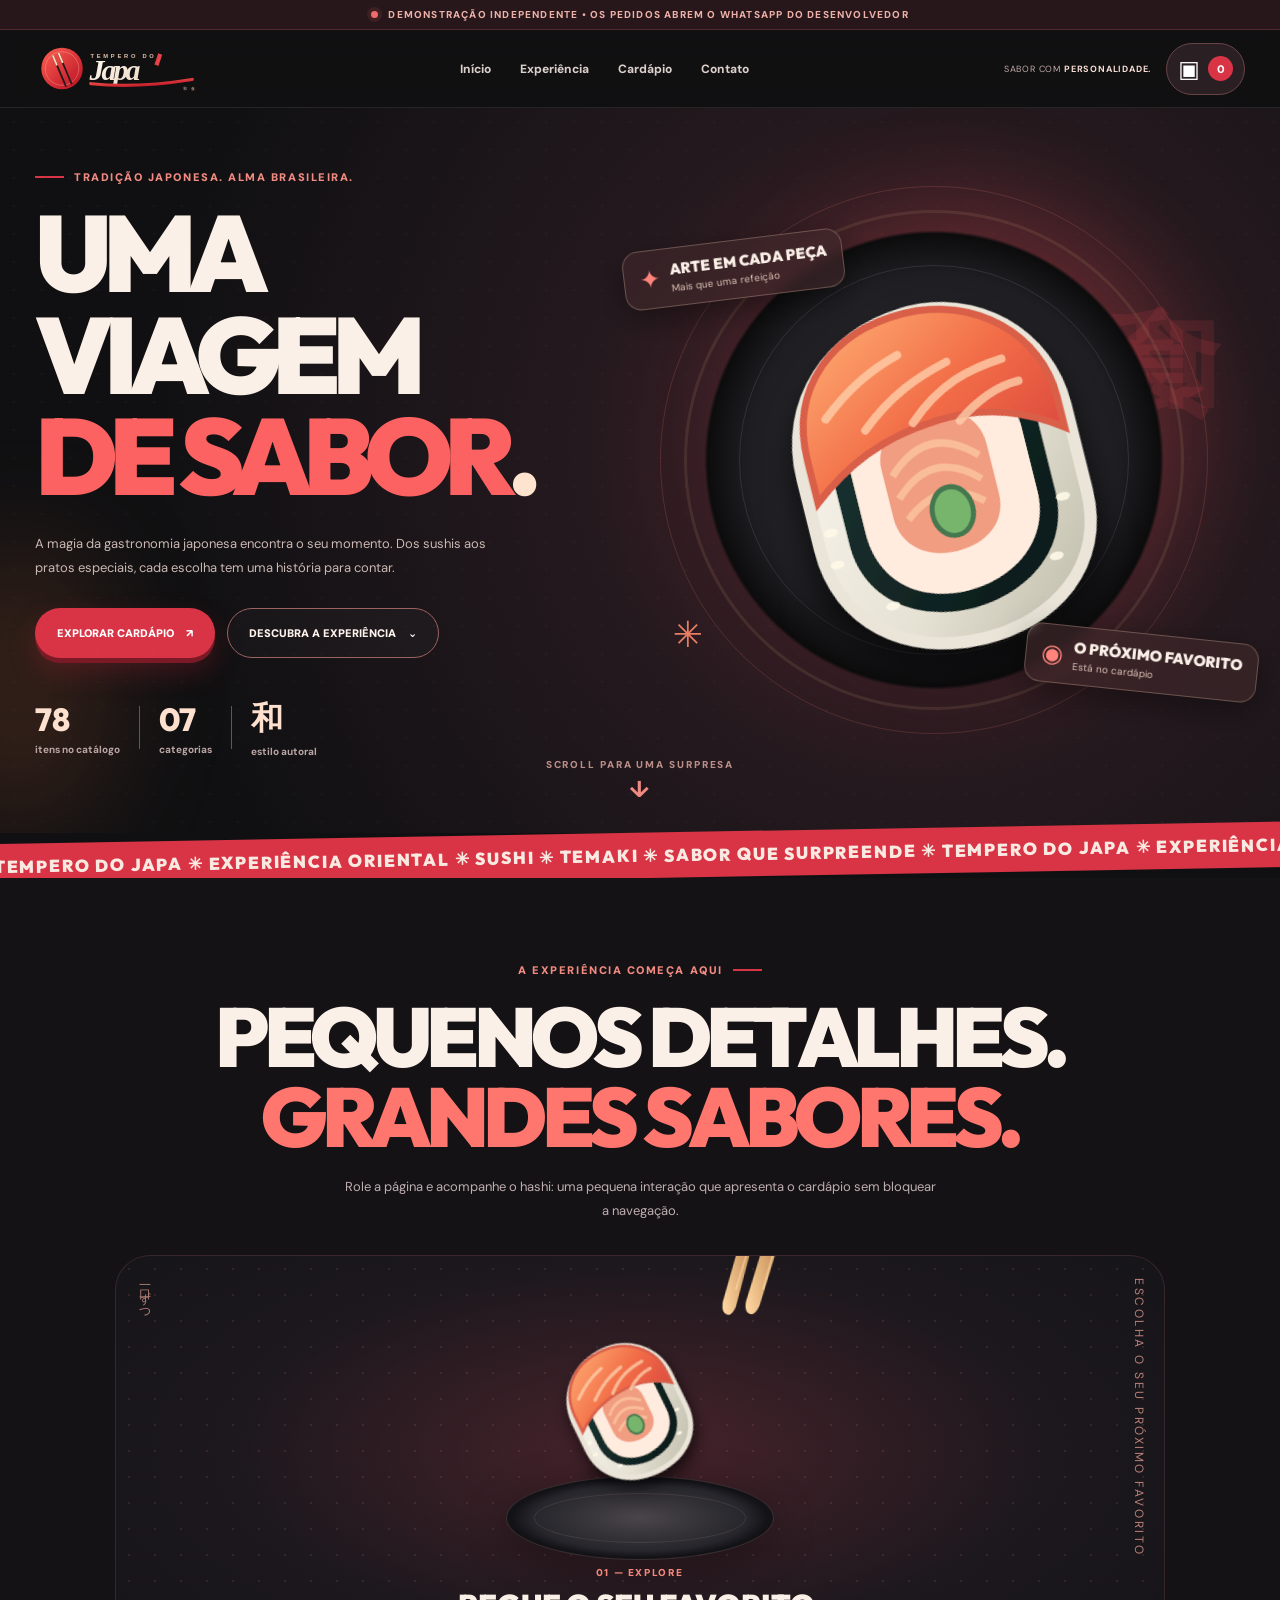
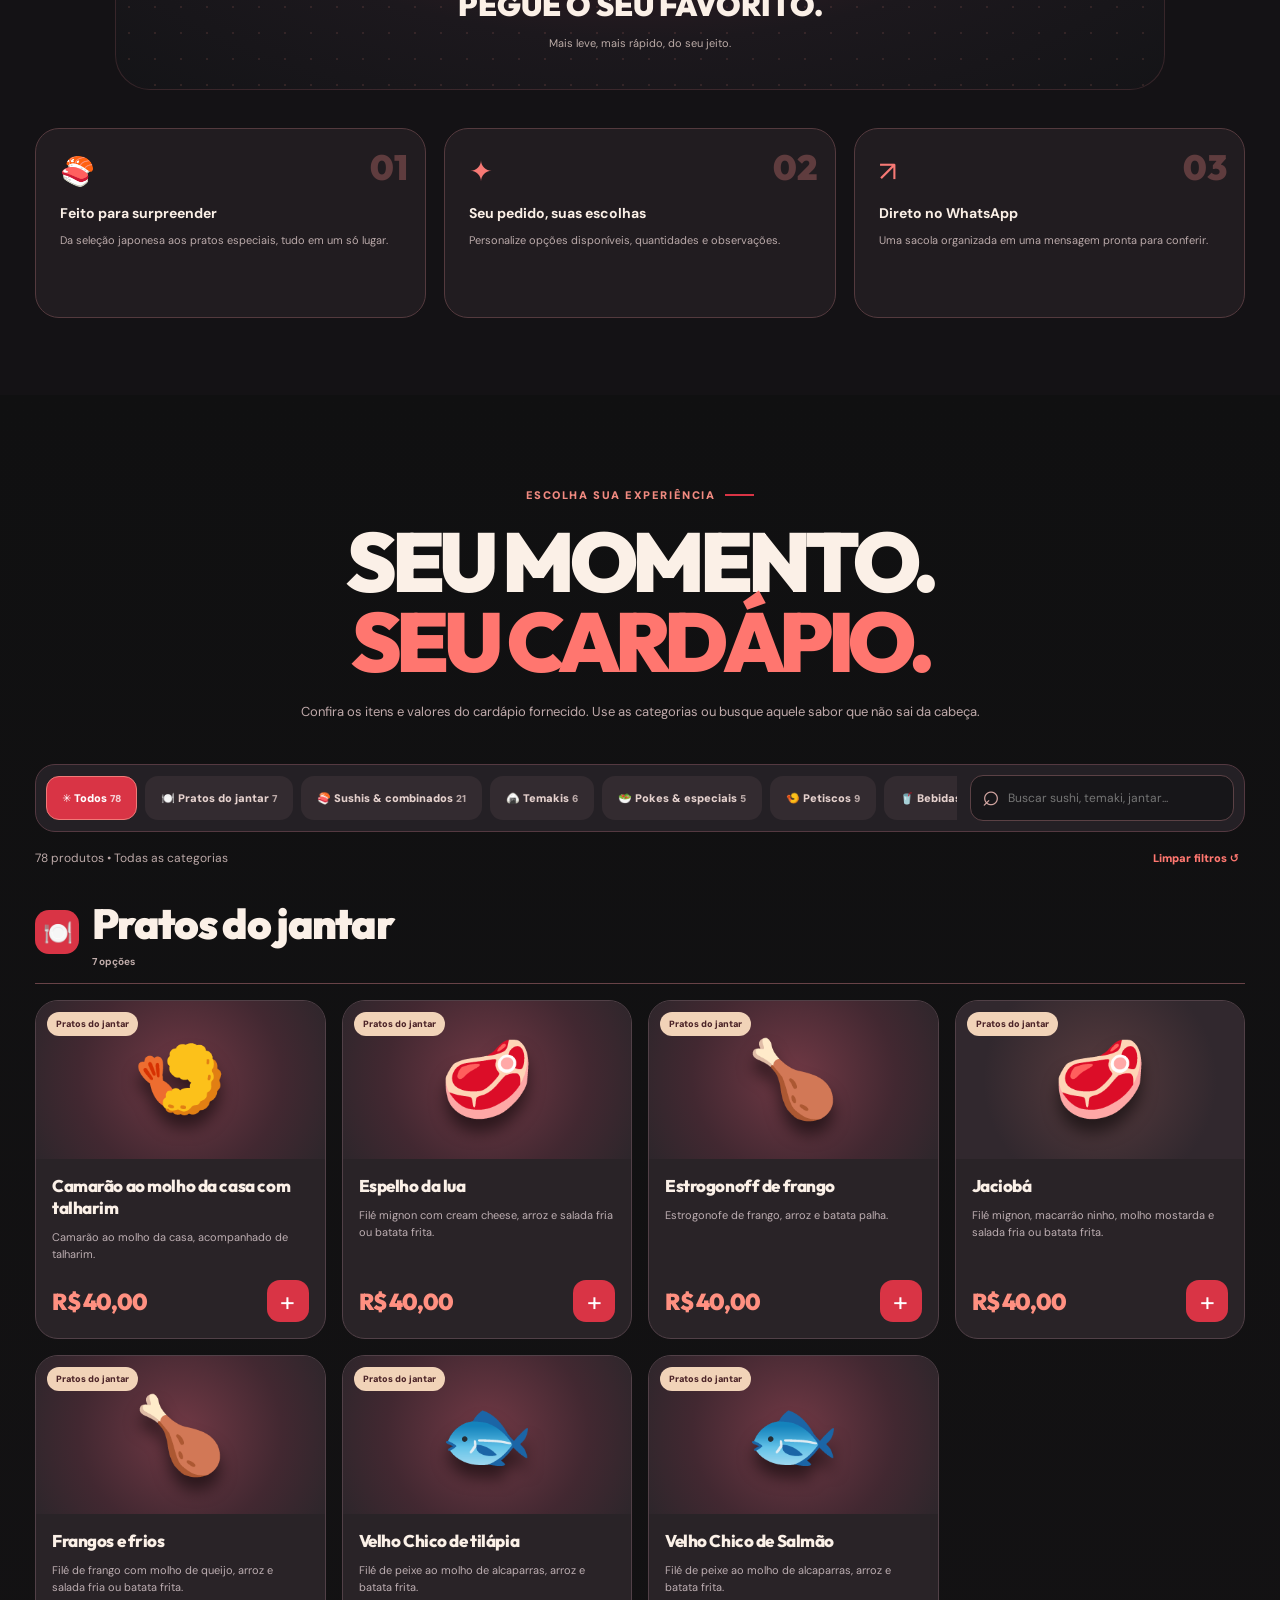
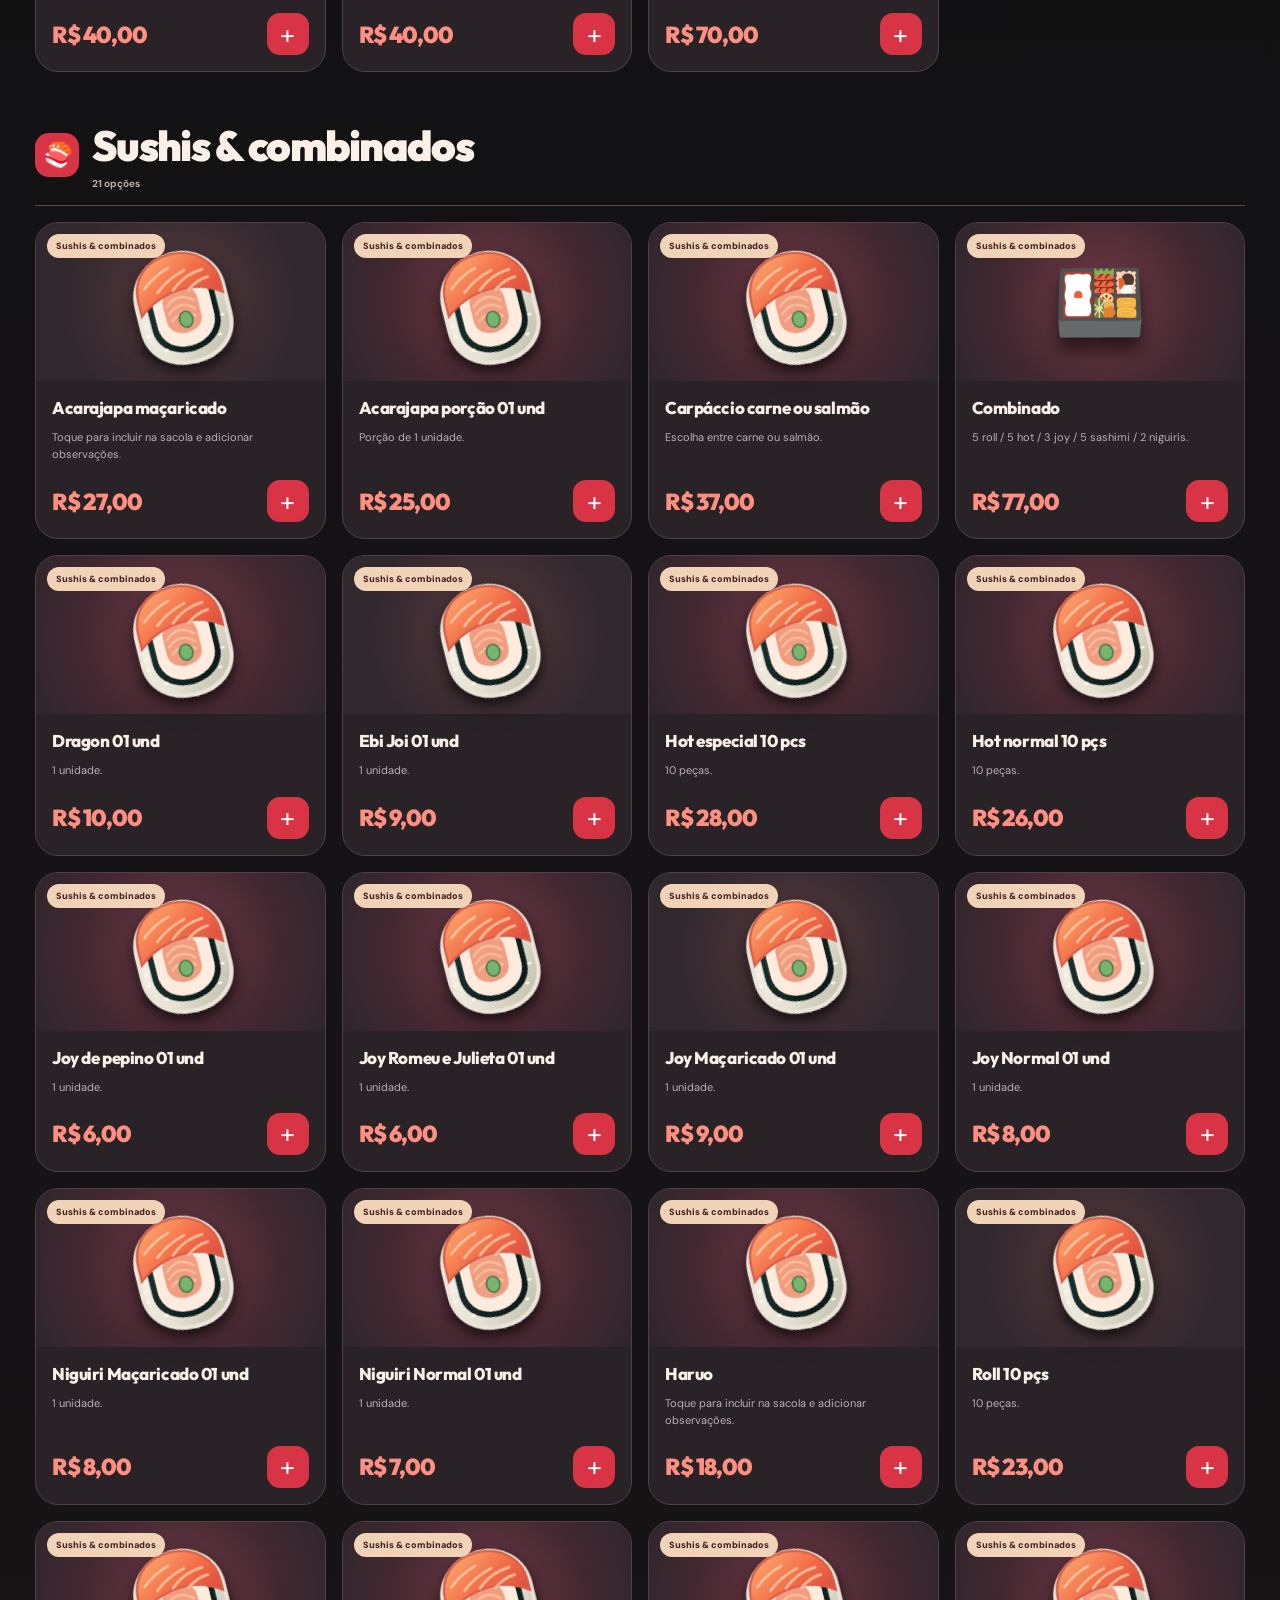
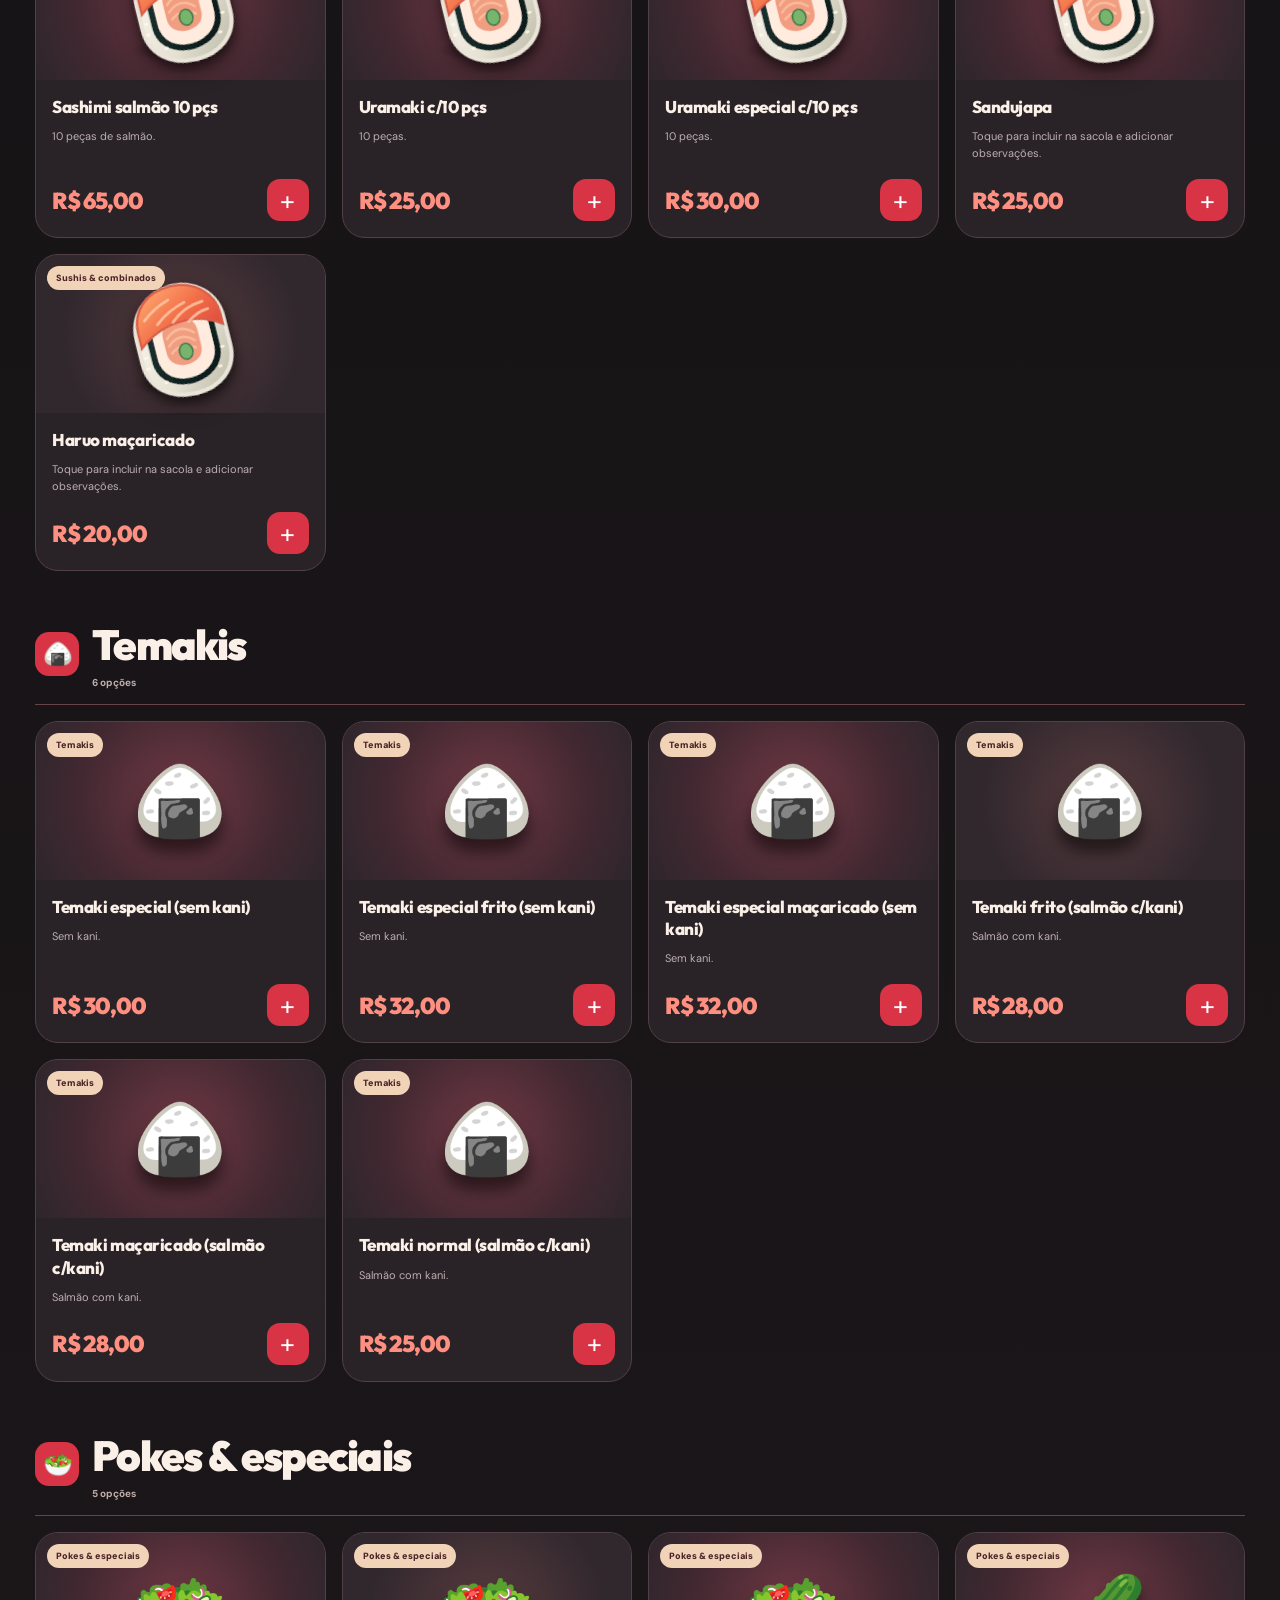
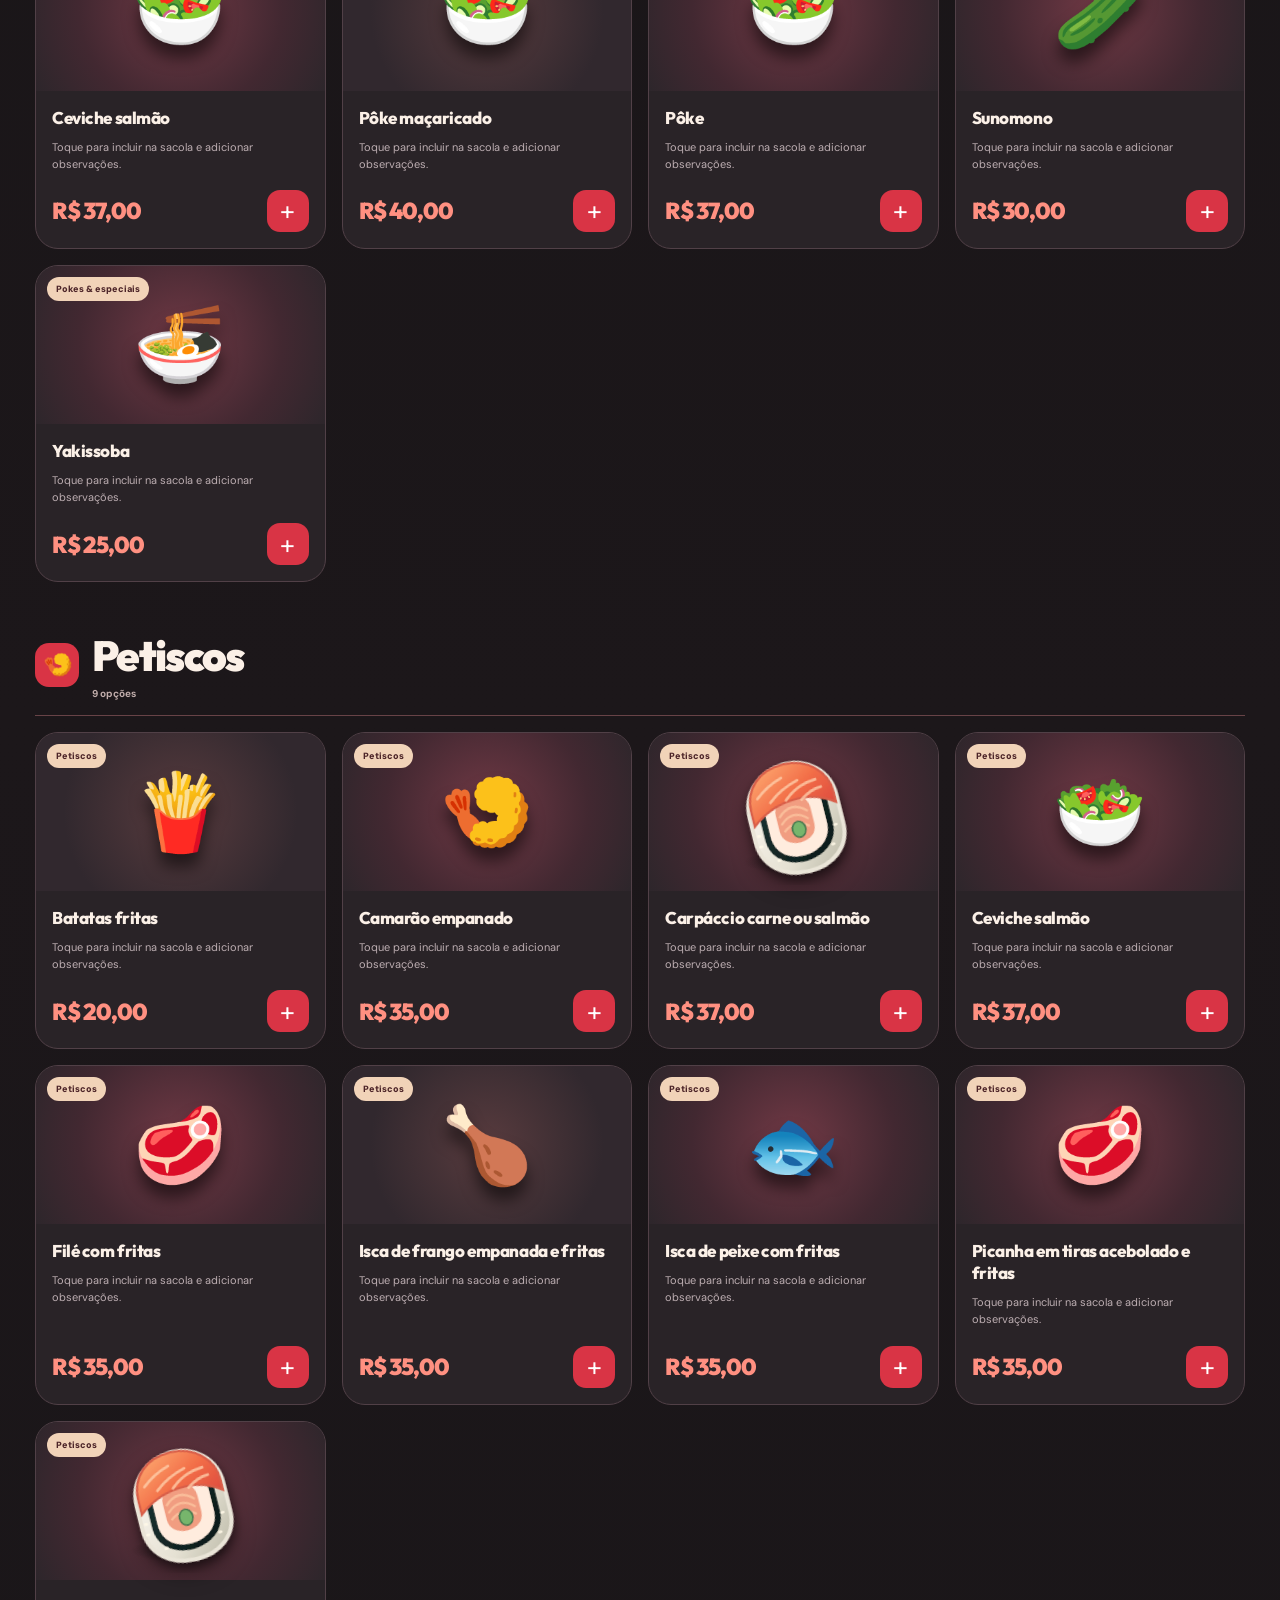
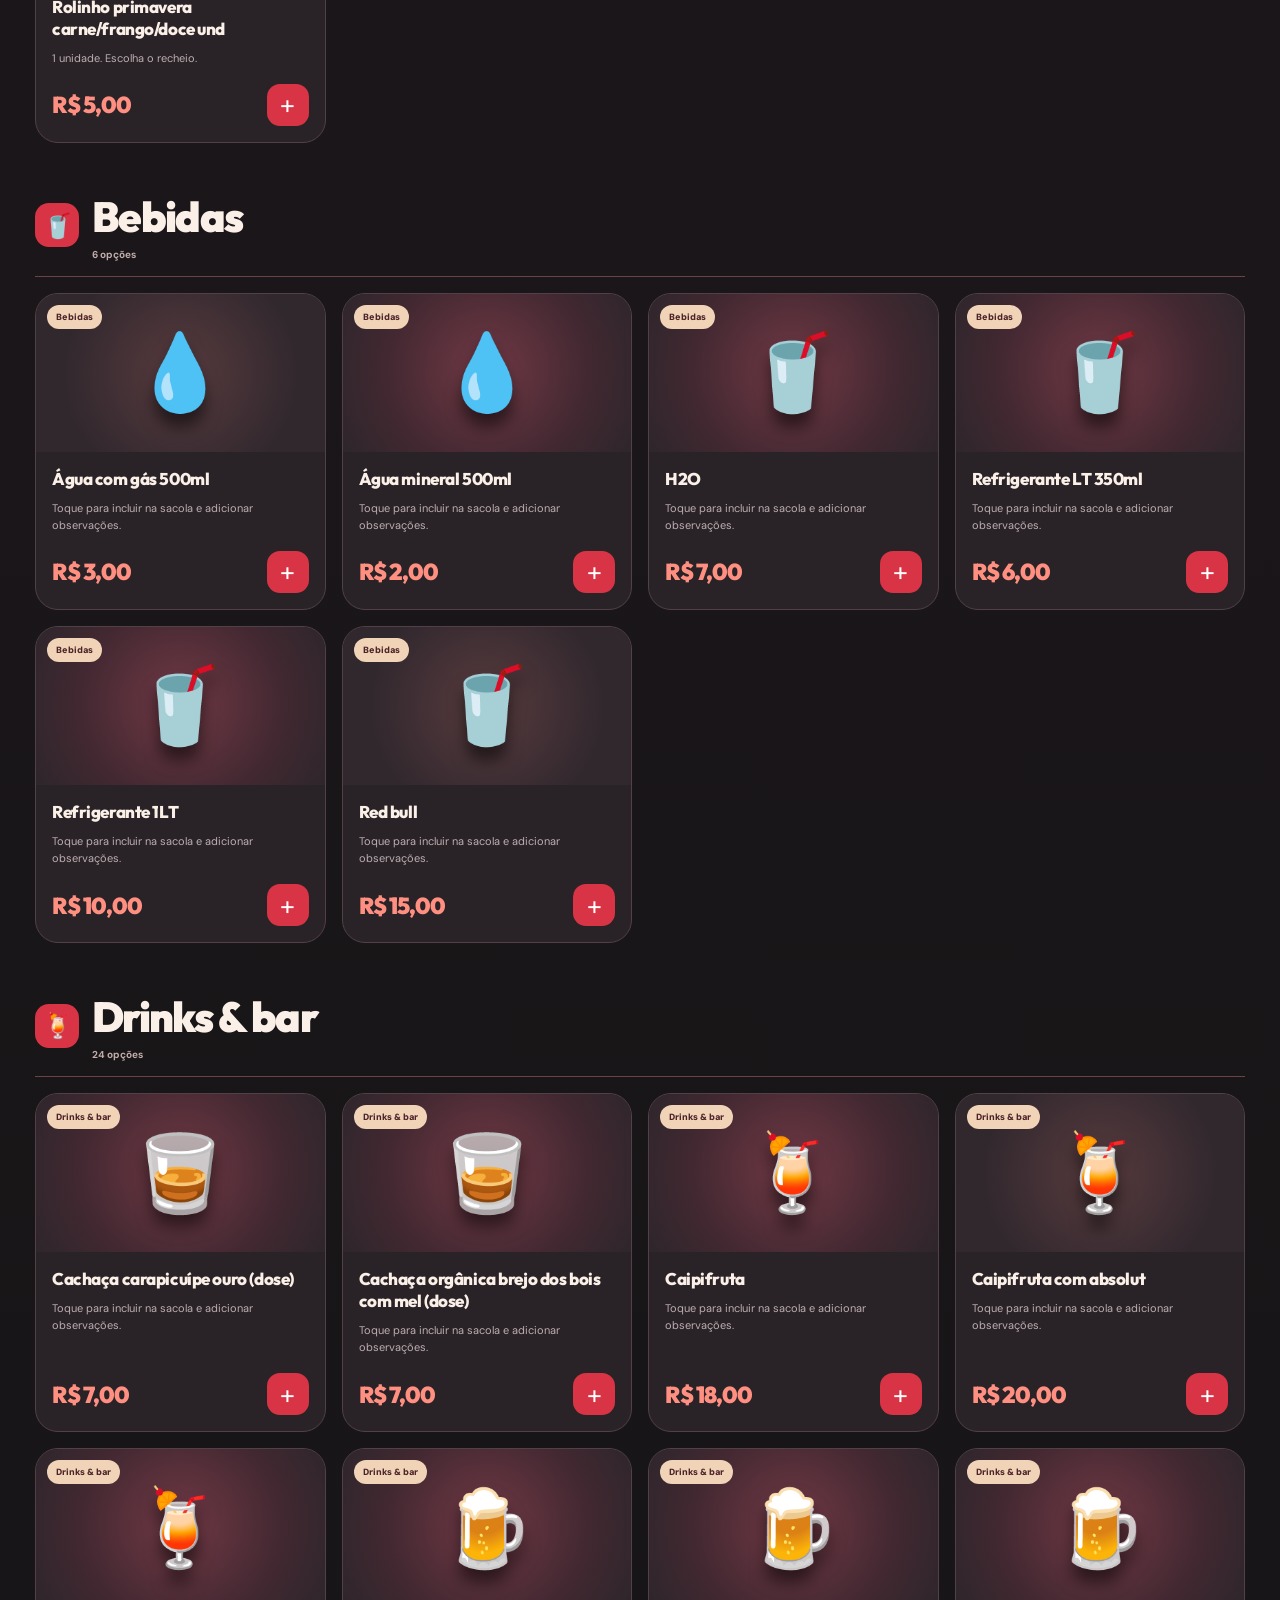
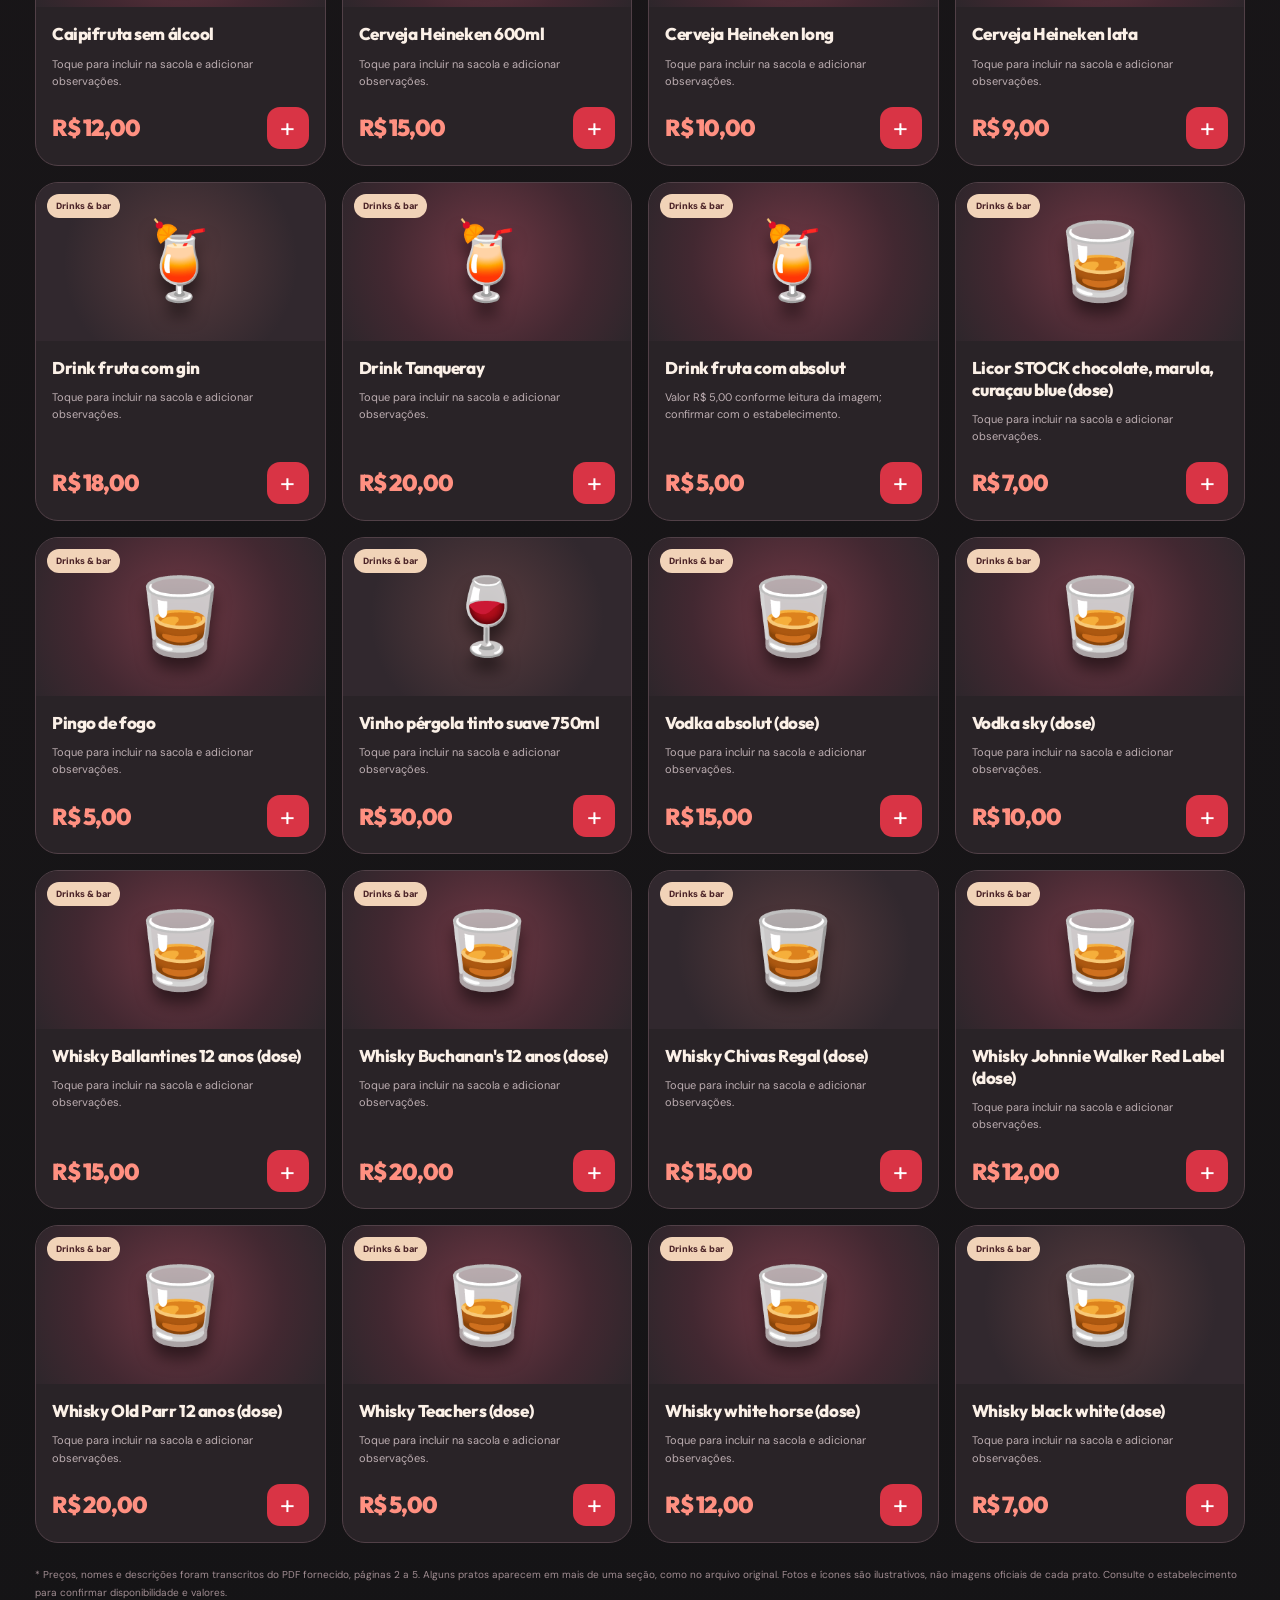
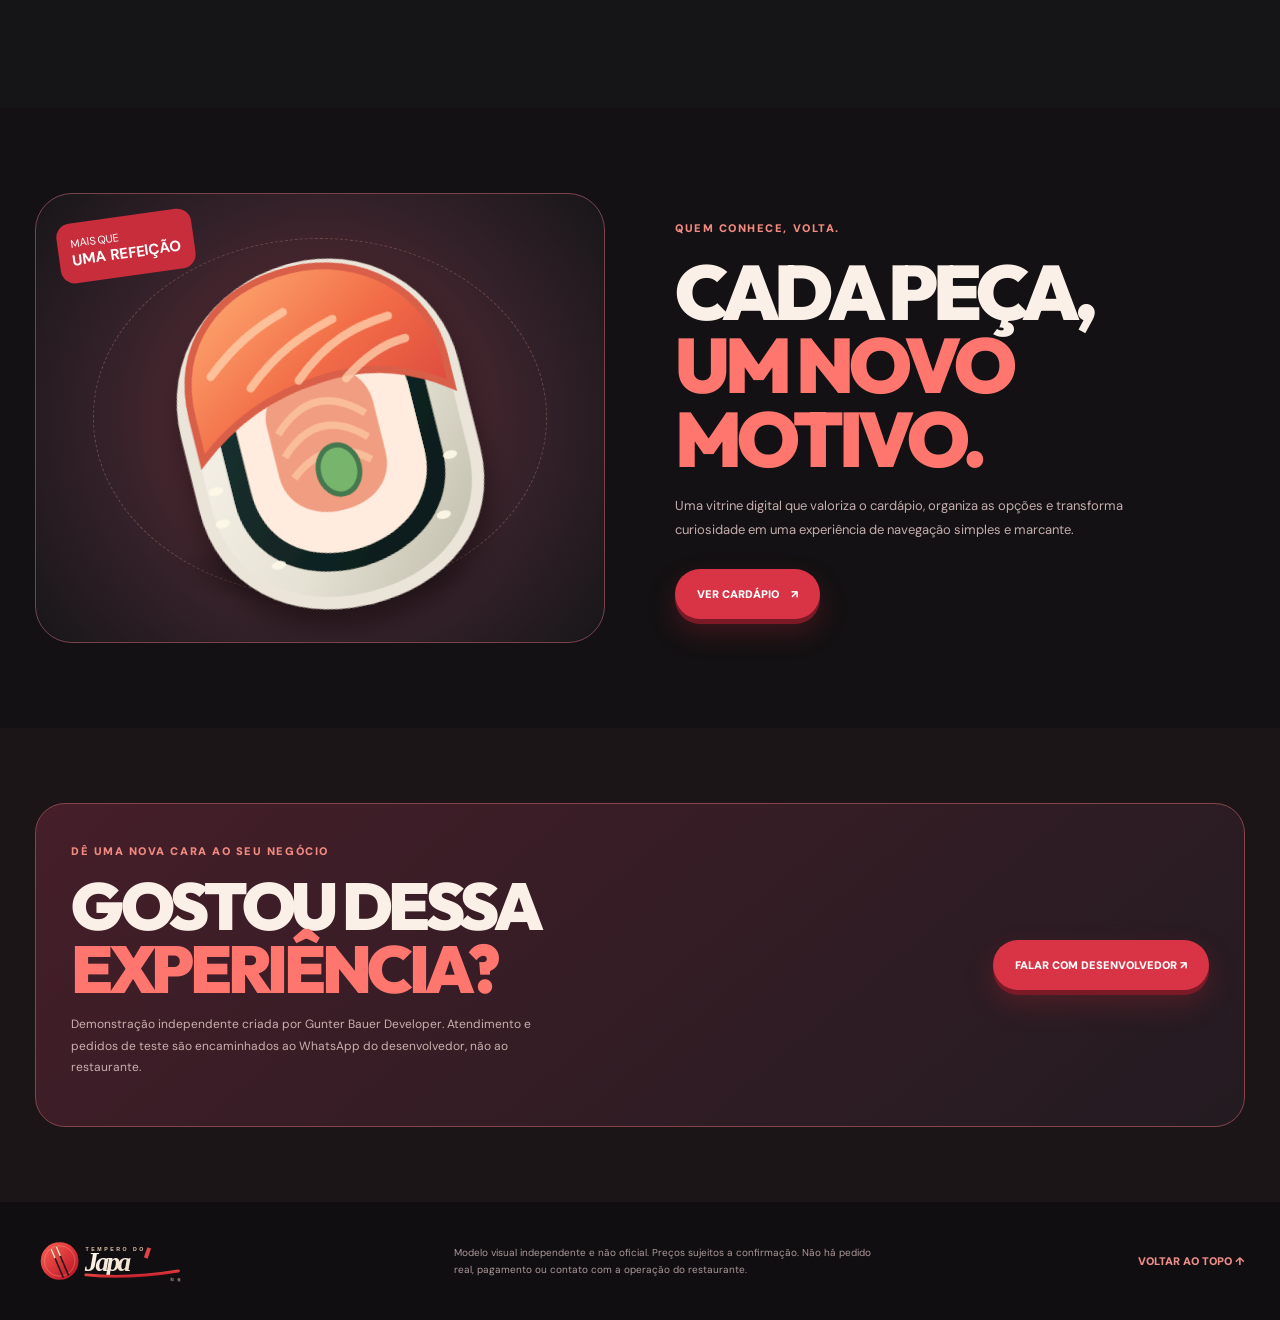
<file: cardjapa/index.html>
<!doctype html><html lang="pt-BR"><head><meta charset="utf-8"><meta name="viewport" content="width=device-width,initial-scale=1,viewport-fit=cover">
<meta name="theme-color" content="#101012"><meta name="description" content="Tempero do Japa: demonstração de cardápio digital com sushi, temakis, jantar, petiscos e bebidas. Pedido ilustrativo via WhatsApp.">
<title>Tempero do Japa — Uma experiência além do sabor</title>
<link rel="preconnect" href="https://fonts.googleapis.com"><link rel="preconnect" href="https://fonts.gstatic.com" crossorigin>
<link href="https://fonts.googleapis.com/css2?family=DM+Sans:wght@400;500;600;700;800;900&family=Manrope:wght@400;500;600;700;800&family=Outfit:wght@500;600;700;800;900&display=swap" rel="stylesheet">
<link rel="stylesheet" href="./style.css?v=japa1"><script src="./data.js?v=japa1" defer></script><script src="./app.js?v=japa1" defer></script></head><body>
<a class="skip" href="#cardapio">Pular para o cardápio</a>
<div class="demo-banner"><span class="live"></span> DEMONSTRAÇÃO INDEPENDENTE • OS PEDIDOS ABREM O WHATSAPP DO DESENVOLVEDOR</div>
<header class="site-header"><div class="wrap header-inner">
<a class="brand" href="#inicio" aria-label="Tempero do Japa — início"><img src="./assets/brand.svg" alt="Tempero do Japa" width="185" height="60" fetchpriority="high"></a>
<nav class="desktop-nav" aria-label="Navegação principal"><a href="#inicio">Início</a><a href="#experiencia">Experiência</a><a href="#cardapio">Cardápio</a><a href="#contato">Contato</a></nav>
<div class="header-right"><span class="head-micro">SABOR COM <b>PERSONALIDADE.</b></span><button class="cart-trigger" type="button" data-open-cart aria-label="Abrir sacola">▣ <span data-cart-count>0</span></button></div>
</div></header>
<main>
<section class="hero" id="inicio">
<div class="hero-halo a"></div><div class="hero-halo b"></div><div class="hero-threads" aria-hidden="true"></div>
<div class="wrap hero-grid">
<div class="hero-copy">
<div class="eyebrow"><span class="red-rule"></span> <span>TRADIÇÃO JAPONESA. ALMA BRASILEIRA.</span></div>
<h1><span class="clipline"><span>UMA</span></span><span class="clipline"><span>VIAGEM</span></span><span class="clipline"><span class="accent">DE SABOR<span class="dot">.</span></span></span></h1>
<p>A magia da gastronomia japonesa encontra o seu momento. Dos sushis aos pratos especiais, cada escolha tem uma história para contar.</p>
<div class="hero-actions"><a class="btn primary" href="#cardapio">EXPLORAR CARDÁPIO <span>↗</span></a><a class="btn outline-btn" href="#experiencia">DESCUBRA A EXPERIÊNCIA <span>⌄</span></a></div>
<div class="hero-metrics"><div><strong>78</strong><small>itens no catálogo</small></div><i></i><div><strong>07</strong><small>categorias</small></div><i></i><div class="metric-mini"><strong>和</strong><small>estilo autoral</small></div></div>
</div>
<div class="hero-visual">
<div class="hero-orbit o1"></div><div class="hero-orbit o2"></div>
<span class="hero-kanji" aria-hidden="true">和食</span>
<div class="hero-platter"><div class="hero-plate-ring"></div><img class="hero-sushi" src="./assets/sushi.svg" width="420" height="410" alt="Sushi de salmão ilustrado em vetor, sobre um prato escuro"></div>
<div class="floating-label label-one"><span>✦</span><div><strong>ARTE EM CADA PEÇA</strong><small>Mais que uma refeição</small></div></div>
<div class="floating-label label-two"><span>◉</span><div><strong>O PRÓXIMO FAVORITO</strong><small>Está no cardápio</small></div></div>
<span class="hero-filigree" aria-hidden="true">✳</span>
</div>
</div>
<div class="hero-bottom"><span>SCROLL PARA UMA SURPRESA</span><span class="hero-scroll-arrow" aria-hidden="true">↓</span></div>
</section>
<div class="ticker" aria-hidden="true"><div> TEMPERO DO JAPA ✳ EXPERIÊNCIA ORIENTAL ✳ SUSHI ✳ TEMAKI ✳ SABOR QUE SURPREENDE ✳ TEMPERO DO JAPA ✳ EXPERIÊNCIA ORIENTAL ✳ SUSHI ✳ TEMAKI ✳ SABOR QUE SURPREENDE ✳ </div></div>
<section class="story" id="experiencia"><div class="wrap">
<div class="story-head reveal"><span class="eyebrow">A EXPERIÊNCIA COMEÇA AQUI <span class="red-rule"></span></span><h2>PEQUENOS DETALHES.<br><em>GRANDES SABORES.</em></h2><p>Role a página e acompanhe o hashi: uma pequena interação que apresenta o cardápio sem bloquear a navegação.</p></div>
<div class="flight" id="sushi-flight" aria-label="Animação ilustrativa: hashi pega um sushi ao descer a página">
<div class="flight-dots" aria-hidden="true"></div><span class="flight-side left" aria-hidden="true">一口ずつ</span><span class="flight-side right" aria-hidden="true">ESCOLHA O SEU PRÓXIMO FAVORITO</span>
<div class="flight-stage" aria-hidden="true"><div class="flight-plate"><span class="plate-lines"></span></div><img class="flight-sushi" src="./assets/sushi.svg" width="200" height="200" alt=""><img class="flight-hashi" src="./assets/hashi.svg" width="240" height="220" alt=""></div>
<div class="flight-copy"><span>01 — EXPLORE</span><strong>PEGUE O SEU FAVORITO.</strong><small>Mais leve, mais rápido, do seu jeito.</small></div>
</div>
<div class="story-features"><article class="story-feature reveal"><span class="feature-index">01</span><span class="feature-emoji">🍣</span><h3>Feito para surpreender</h3><p>Da seleção japonesa aos pratos especiais, tudo em um só lugar.</p></article><article class="story-feature reveal"><span class="feature-index">02</span><span class="feature-emoji">✦</span><h3>Seu pedido, suas escolhas</h3><p>Personalize opções disponíveis, quantidades e observações.</p></article><article class="story-feature reveal"><span class="feature-index">03</span><span class="feature-emoji">↗</span><h3>Direto no WhatsApp</h3><p>Uma sacola organizada em uma mensagem pronta para conferir.</p></article></div>
</div></section>
<section class="menu-section" id="cardapio"><div class="wrap">
<div class="menu-heading reveal"><span class="eyebrow">ESCOLHA SUA EXPERIÊNCIA <span class="red-rule"></span></span><h2>SEU MOMENTO.<br><em>SEU CARDÁPIO.</em></h2><p>Confira os itens e valores do cardápio fornecido. Use as categorias ou busque aquele sabor que não sai da cabeça.</p></div>
<div class="menu-controls"><div class="filters" id="filters" role="group" aria-label="Categorias do cardápio"></div><label class="search"><span aria-hidden="true">⌕</span><input type="search" id="search" placeholder="Buscar sushi, temaki, jantar..." aria-label="Buscar produtos" autocomplete="off"></label></div>
<div class="result-bar"><span id="result-count">Preparando o cardápio...</span><button type="button" id="reset">Limpar filtros ↺</button></div>
<div class="product-grid" id="products" aria-live="polite"></div>
<p class="source-note">* Preços, nomes e descrições foram transcritos do PDF fornecido, páginas 2 a 5. Alguns pratos aparecem em mais de uma seção, como no arquivo original. Fotos e ícones são ilustrativos, não imagens oficiais de cada prato. Consulte o estabelecimento para confirmar disponibilidade e valores.</p>
</div></section>
<section class="closing"><div class="wrap closing-grid"><div class="closing-art reveal"><div class="closing-disc"></div><img src="./assets/sushi.svg" alt="Ilustração de sushi de salmão" loading="lazy"><span class="closing-stamp">MAIS QUE<br><b>UMA REFEIÇÃO</b></span></div><div class="closing-text reveal"><span class="eyebrow">QUEM CONHECE, VOLTA.</span><h2>CADA PEÇA,<br><em>UM NOVO MOTIVO.</em></h2><p>Uma vitrine digital que valoriza o cardápio, organiza as opções e transforma curiosidade em uma experiência de navegação simples e marcante.</p><a href="#cardapio" class="btn primary">VER CARDÁPIO <span>↗</span></a></div></div></section>
<section class="contact-section" id="contato"><div class="wrap"><div class="contact-card reveal"><div><span class="eyebrow">DÊ UMA NOVA CARA AO SEU NEGÓCIO</span><h2>GOSTOU DESSA<br><em>EXPERIÊNCIA?</em></h2><p>Demonstração independente criada por Gunter Bauer Developer. Atendimento e pedidos de teste são encaminhados ao WhatsApp do desenvolvedor, não ao restaurante.</p></div><a class="btn primary" href="https://wa.me/5582993188030?text=Ol%C3%A1%21%20Gostei%20da%20demonstra%C3%A7%C3%A3o%20do%20Tempero%20do%20Japa%20e%20quero%20um%20site%20assim." target="_blank" rel="noopener noreferrer">FALAR COM DESENVOLVEDOR ↗</a></div></div></section>
</main>
<footer><div class="wrap footer-inner"><img src="./assets/brand.svg" alt="Tempero do Japa" width="155" height="50" loading="lazy"><p>Modelo visual independente e não oficial. Preços sujeitos a confirmação. Não há pedido real, pagamento ou contato com a operação do restaurante.</p><a href="#inicio">VOLTAR AO TOPO ↑</a></div></footer>
<nav class="homebar" aria-label="Navegação rápida"><span class="homebar-indicator" aria-hidden="true"></span><a class="home-tab active" data-nav="inicio" href="#inicio" aria-current="location"><span aria-hidden="true">⌂</span><small>Início</small></a><a class="home-tab" data-nav="cardapio" href="#cardapio"><span aria-hidden="true">▦</span><small>Cardápio</small></a><button class="home-tab" type="button" data-open-cart><span aria-hidden="true">▣</span><small>Sacola <b data-cart-count>0</b></small></button><a class="home-tab" data-nav="contato" href="#contato"><span aria-hidden="true">✉</span><small>Contato</small></a></nav>
<div class="overlay" id="overlay" hidden></div>
<aside class="drawer" id="item-drawer" role="dialog" aria-modal="true" aria-labelledby="item-title" aria-hidden="true"><div class="drawer-head"><div><span class="eyebrow">ESCOLHA O SEU FAVORITO</span><h2 id="item-title">SEU PEDIDO.</h2></div><button class="close" type="button" data-close aria-label="Fechar">×</button></div><div class="drawer-scroll"><div class="item-preview"><span id="item-icon">🍣</span><p id="item-desc"></p></div><form id="item-form"><div id="item-options"></div><label class="field">Observações do item<textarea id="item-notes" rows="3" maxlength="260" placeholder="Ex.: sem cebola, algum detalhe especial..."></textarea></label><div class="quantity-picker"><span>Quantidade</span><div><button id="item-minus" type="button" aria-label="Diminuir quantidade">−</button><output id="item-quantity">1</output><button type="button" id="item-plus" aria-label="Aumentar quantidade">+</button></div></div></form></div><div class="drawer-foot"><div class="totals-row"><span>Total dos itens</span><strong id="item-total">R$ 0,00</strong></div><button class="btn primary full" type="submit" form="item-form">ADICIONAR À SACOLA ＋</button></div></aside>
<aside class="drawer" id="cart-drawer" role="dialog" aria-modal="true" aria-labelledby="cart-title" aria-hidden="true"><div class="drawer-head"><div><span class="eyebrow">PRONTO PARA FINALIZAR?</span><h2 id="cart-title">SUA SACOLA.</h2></div><button class="close" type="button" data-close aria-label="Fechar">×</button></div><div class="drawer-scroll"><div id="cart-items"></div><form id="checkout-form"><h3>SEUS DADOS</h3><label class="field">Seu nome<input id="customer" autocomplete="name" maxlength="90" required placeholder="Como podemos chamar você?"></label><label class="field">Entrega ou retirada<select id="delivery"><option value="Entrega">Entrega</option><option value="Retirada">Retirada</option></select></label><label class="field" id="address-label">Endereço de entrega<input id="address" autocomplete="street-address" placeholder="Bairro, rua, número, referência..." maxlength="190" required></label><label class="field">Pagamento<select id="payment"><option>Pix</option><option>Dinheiro</option><option>Cartão</option><option>Combinar</option></select></label><label class="field">Observações gerais<textarea id="order-notes" rows="2" maxlength="350" placeholder="Mais algum detalhe?"></textarea></label></form><p class="disclaimer">Demonstração: o pedido será aberto no WhatsApp do desenvolvedor, sem envio automático nem registro no restaurante.</p></div><div class="drawer-foot"><div class="total-line"><span>Subtotal</span><strong id="subtotal">R$ 0,00</strong></div><div class="total-line"><span>Taxa de entrega de referência</span><strong id="shipping">R$ 0,00</strong></div><div class="total-line final-total"><span>Total estimado</span><strong id="grand-total">R$ 0,00</strong></div><button type="submit" form="checkout-form" id="checkout" class="btn primary full">ABRIR PEDIDO NO WHATSAPP ↗</button><small class="checkout-hint">Pedido de teste para o desenvolvedor. Valores e taxa de entrega sujeitos a confirmação.</small></div></aside>
<div class="toast" id="toast" role="status" aria-live="polite"></div></body></html>
</file>
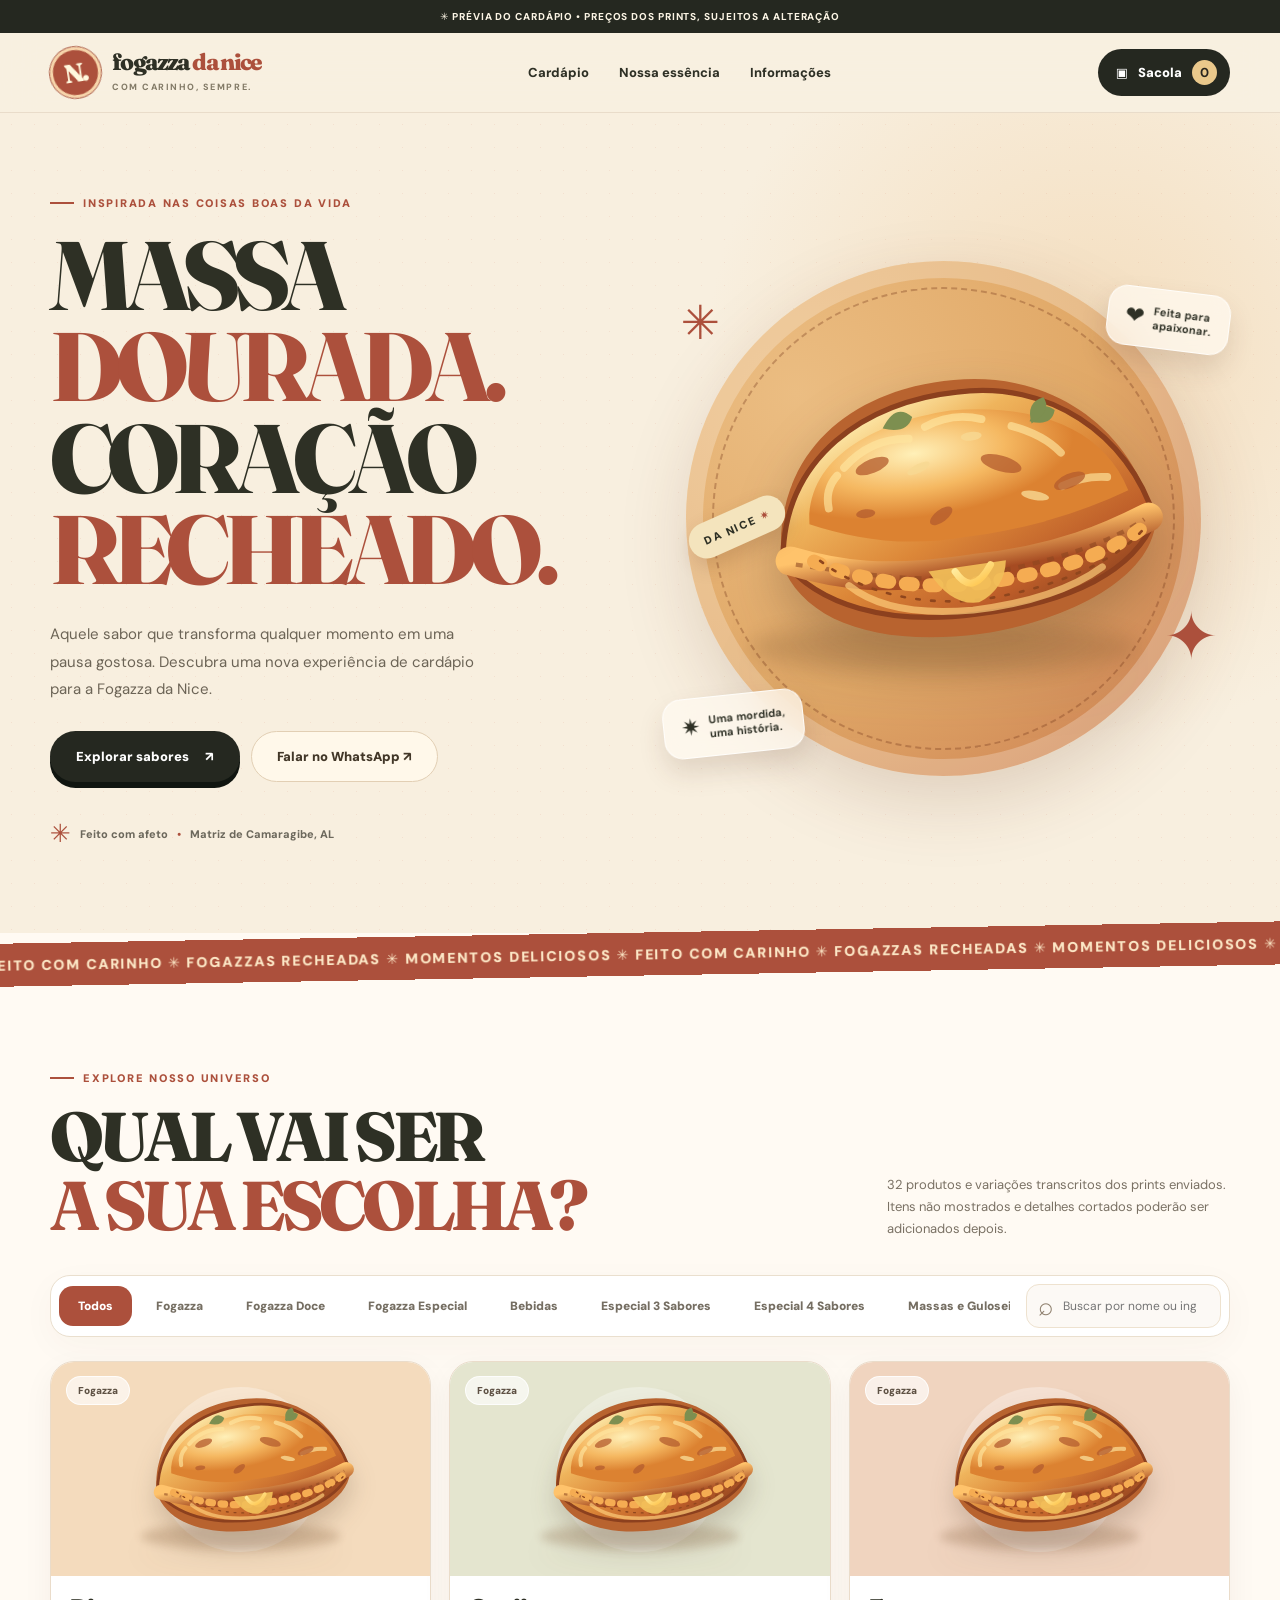
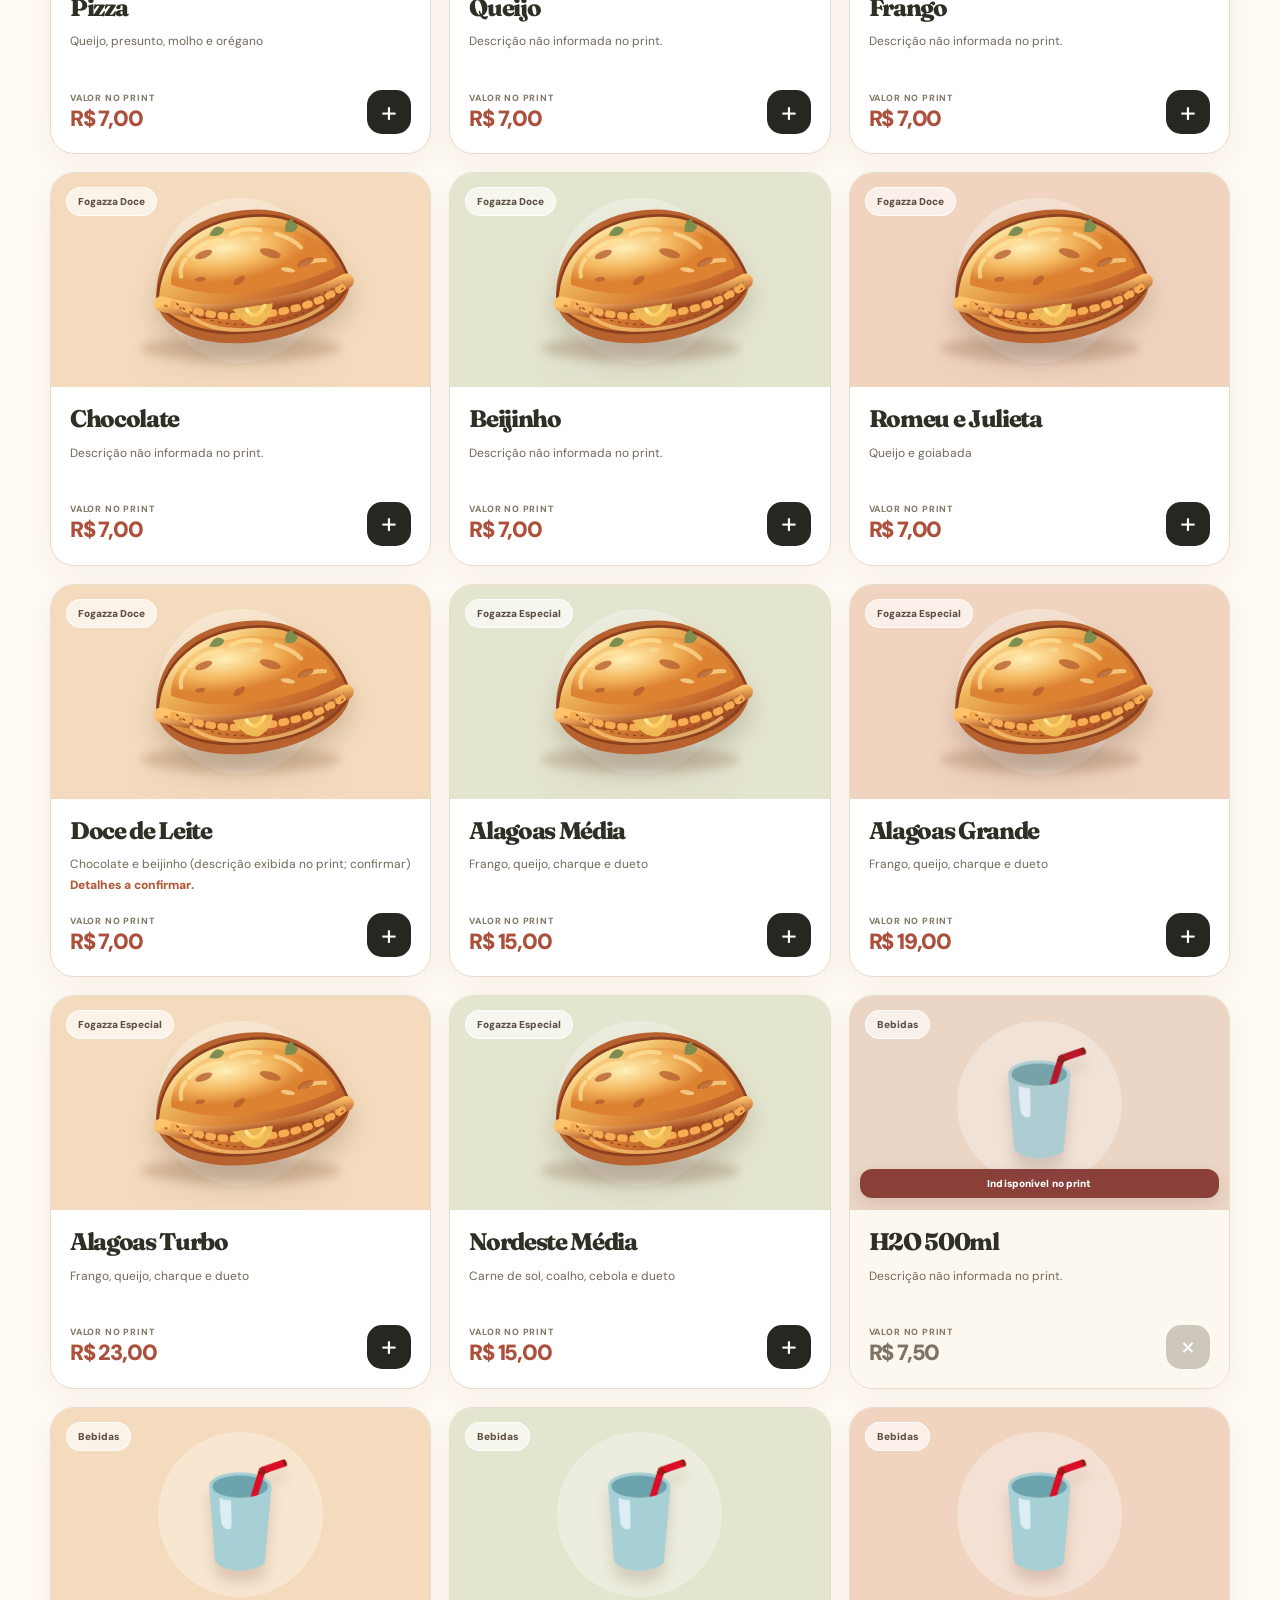
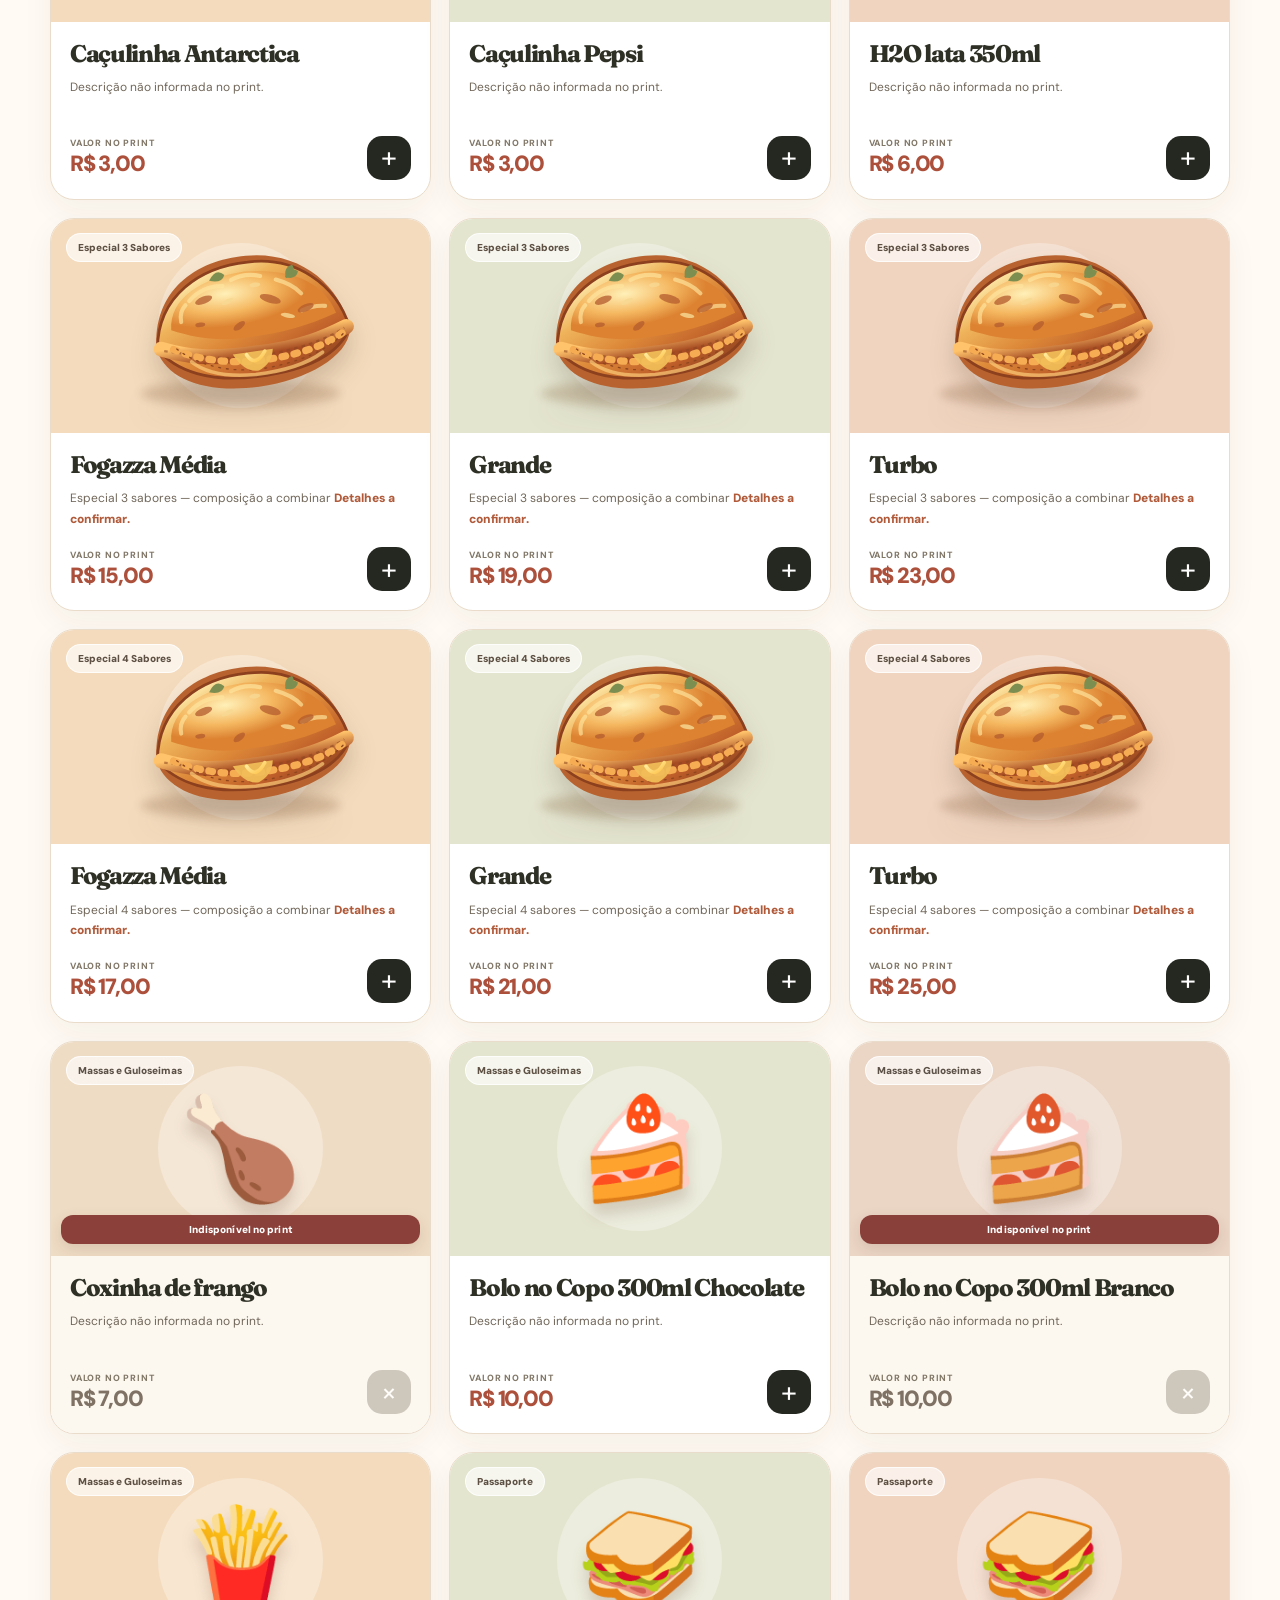
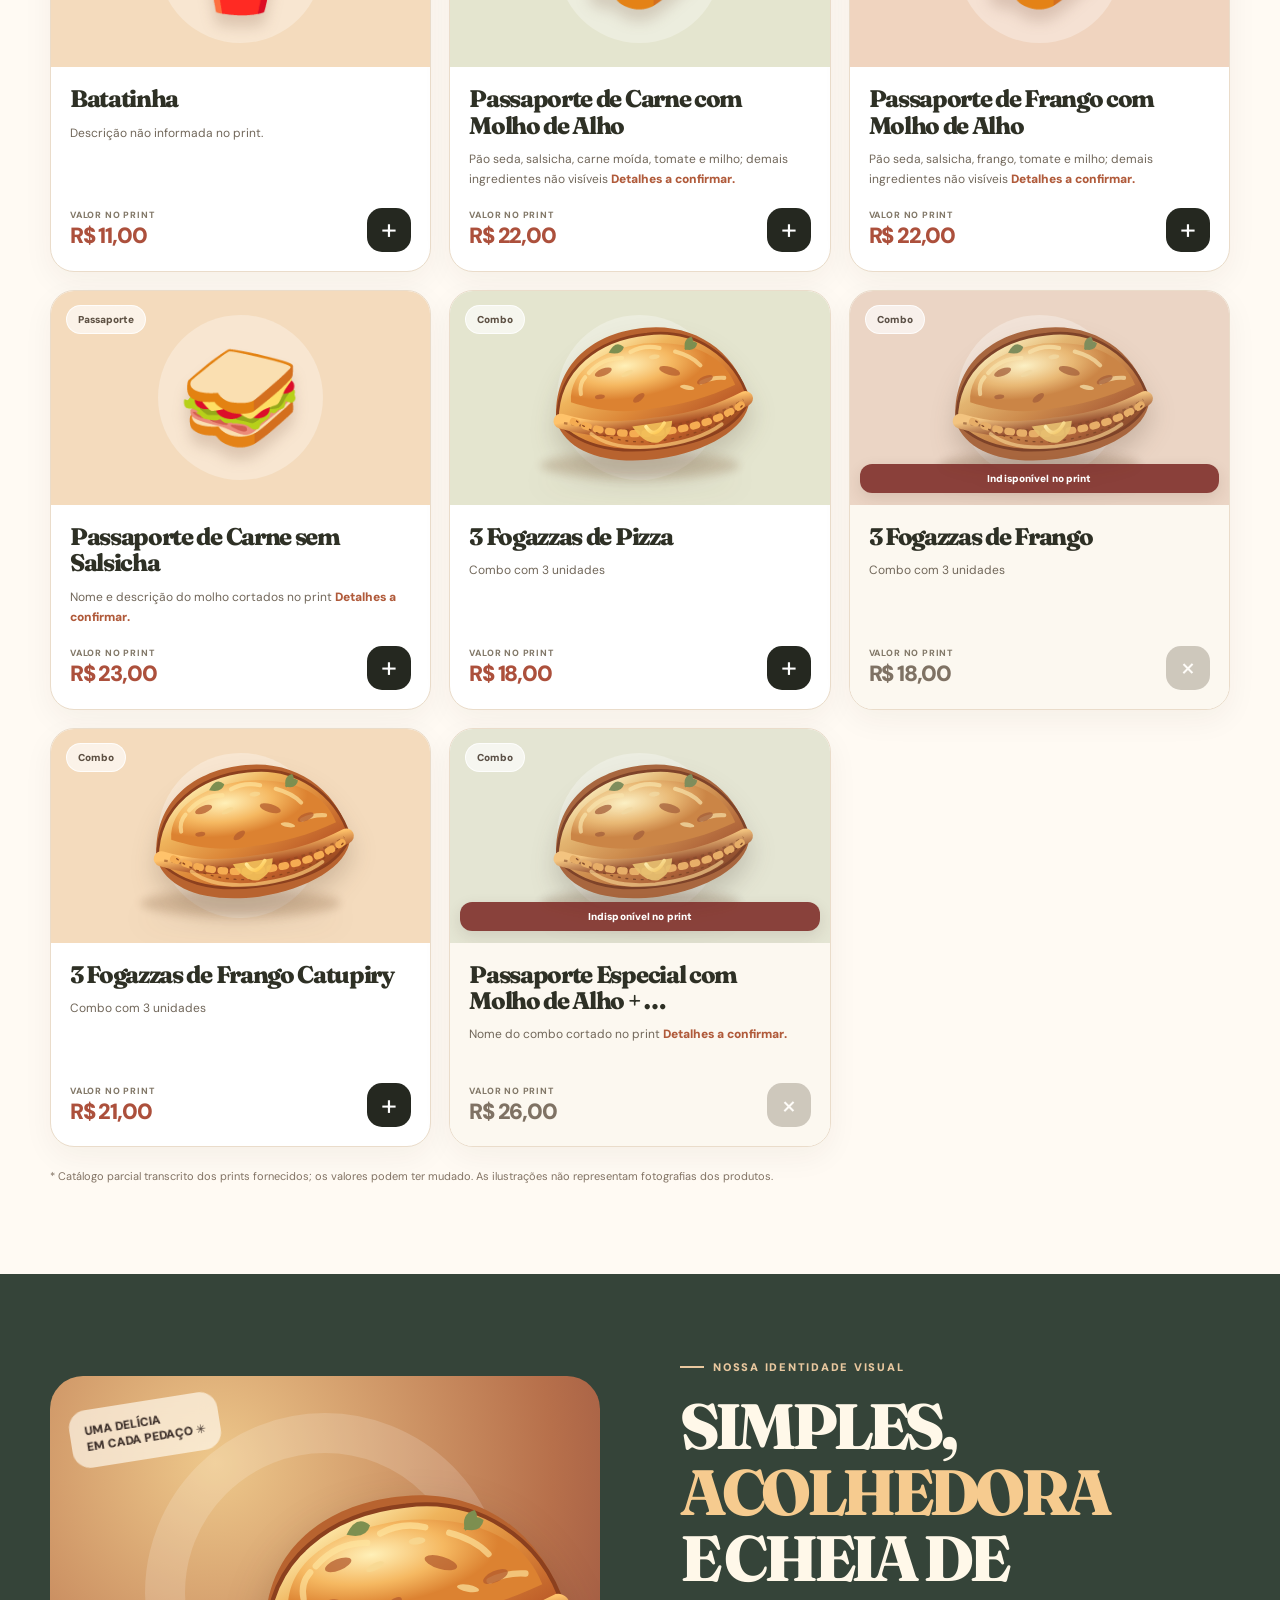
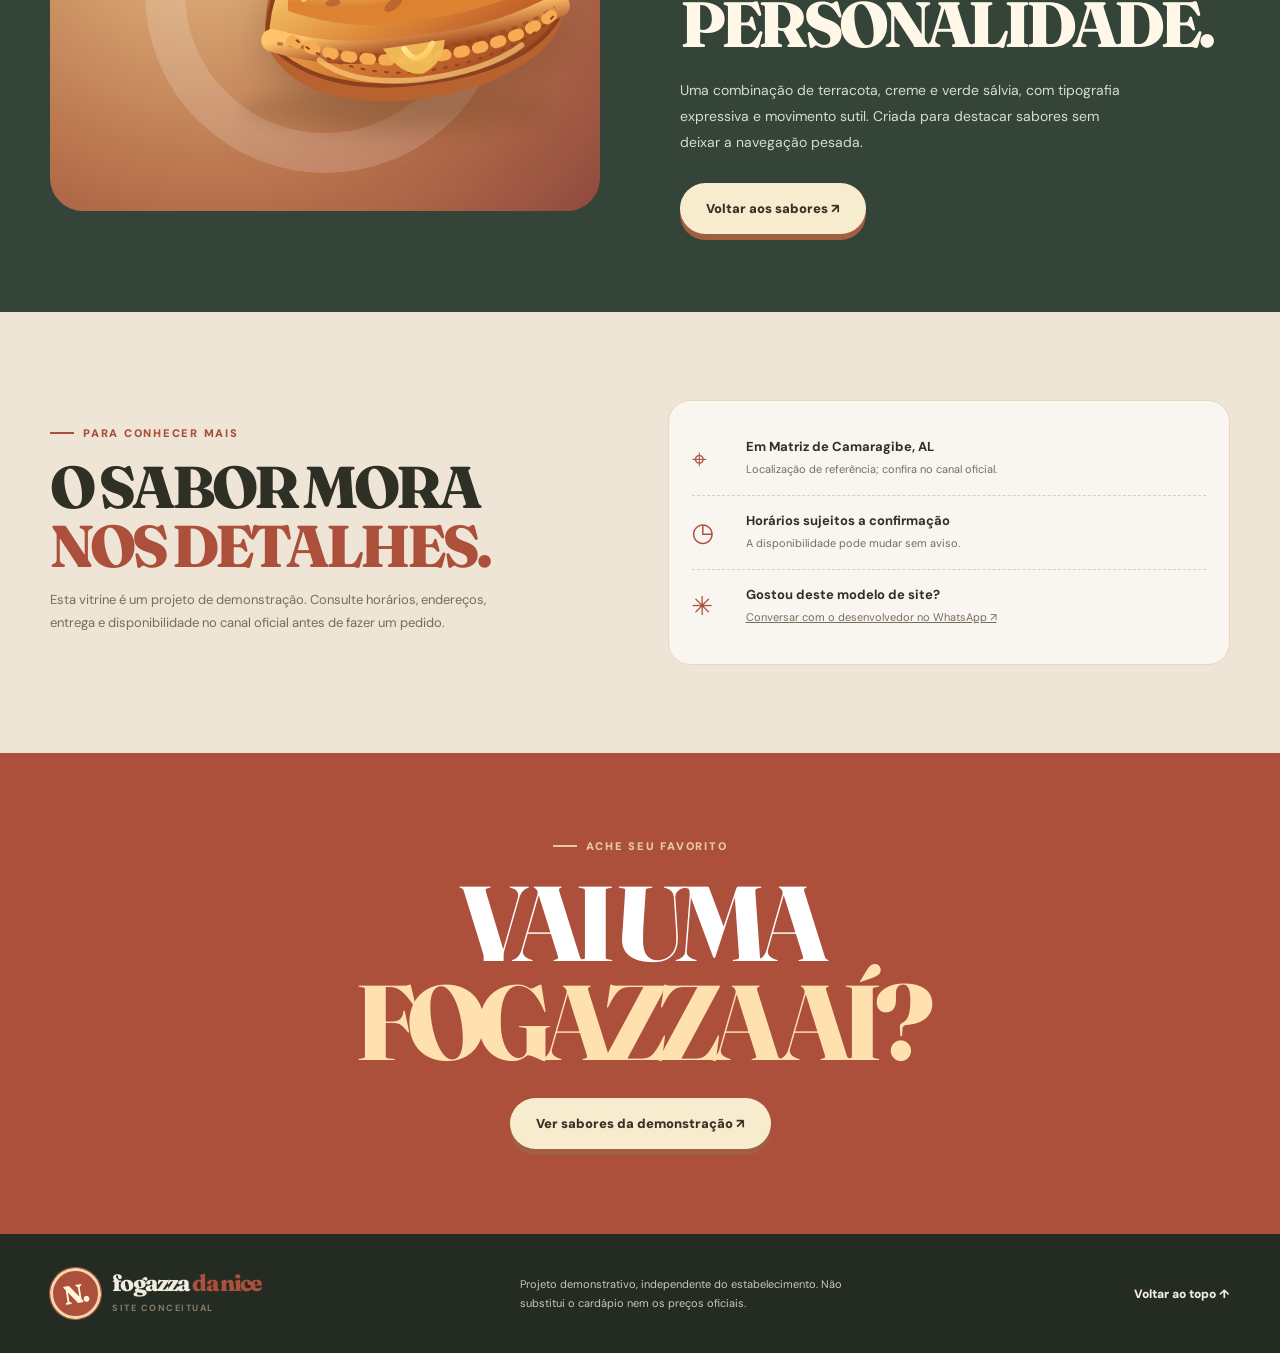
<file: fogazzadanilce/index.html>
<!doctype html>
<html lang="pt-BR">
<head>
  <meta charset="utf-8">
  <meta name="viewport" content="width=device-width, initial-scale=1, viewport-fit=cover">
  <meta name="theme-color" content="#f8efdf">
  <meta name="description" content="Fogazza da Nice — demonstração de cardápio digital com visual próprio, sabores e carrinho pelo WhatsApp.">
  <title>Fogazza da Nice | O sabor que abraça</title>
  <link rel="preconnect" href="https://fonts.googleapis.com">
  <link rel="preconnect" href="https://fonts.gstatic.com" crossorigin>
  <link href="https://fonts.googleapis.com/css2?family=DM+Sans:wght@400;500;600;700;800&family=Fraunces:opsz,wght,SOFT,WONK@9..144,600,30,1;9..144,700,30,1;9..144,800,30,1&display=swap" rel="stylesheet">
  <link rel="stylesheet" href="./style.css">
  <script src="./app.js" defer></script>
</head>
<body>
  <a class="skip-link" href="#cardapio">Ir ao cardápio</a>
  <div class="demo-banner">✳ PRÉVIA DO CARDÁPIO • PREÇOS DOS PRINTS, SUJEITOS A ALTERAÇÃO</div>

  <header class="header" id="inicio">
    <div class="page nav">
      <a class="identity" href="#inicio" aria-label="Fogazza da Nice, início"><span class="identity-seal" aria-hidden="true">N.</span><span>fogazza <em>da nice</em><small>COM CARINHO, SEMPRE.</small></span></a>
      <nav class="nav-links" aria-label="Menu principal"><a href="#cardapio">Cardápio</a><a href="#historia">Nossa essência</a><a href="#informacoes">Informações</a></nav>
      <button class="bag-top" type="button" data-open-cart aria-label="Abrir sacola"><span aria-hidden="true">▣</span><span>Sacola</span><b data-count>0</b></button>
    </div>
  </header>

  <main>
    <section class="hero">
      <div class="page hero-layout">
        <div class="hero-text">
          <span class="eyebrow"><i></i> INSPIRADA NAS COISAS BOAS DA VIDA</span>
          <h1><span class="slide-in">MASSA</span><span class="slide-in"><em>DOURADA.</em></span><span class="slide-in">CORAÇÃO</span><span class="slide-in"><em>RECHEADO.</em></span></h1>
          <p>Aquele sabor que transforma qualquer momento em uma pausa gostosa. Descubra uma nova experiência de cardápio para a Fogazza da Nice.</p>
          <div class="hero-actions"><a href="#cardapio" class="button button-dark">Explorar sabores <span aria-hidden="true">↗</span></a><a href="https://wa.me/5582993188030?text=Ol%C3%A1%21%20Vi%20a%20demonstra%C3%A7%C3%A3o%20da%20Fogazza%20da%20Nice%20e%20gostaria%20de%20conversar." class="button button-quiet" target="_blank" rel="noopener noreferrer">Falar no WhatsApp ↗</a></div>
          <div class="hero-foot"><span class="icon-sun">✳</span> Feito com afeto <span class="dot">•</span> Matriz de Camaragibe, AL</div>
        </div>
        <div class="hero-stage">
          <div class="round-backdrop"></div>
          <span class="doodle star1" aria-hidden="true">✳</span><span class="doodle star2" aria-hidden="true">✦</span>
          <img class="hero-food" src="./assets/fogazza.svg" alt="Ilustração de uma fogazza dourada com recheio">
          <div class="floating-note note-a"><span>❤️</span><strong>Feita para<br>apaixonar.</strong></div>
          <div class="floating-note note-b"><span>✷</span><strong>Uma mordida,<br>uma história.</strong></div>
          <span class="hero-badge">DA NICE <b>✷</b></span>
        </div>
      </div>
    </section>
    <div class="marquee" aria-hidden="true"><div>FEITO COM CARINHO ✳ FOGAZZAS RECHEADAS ✳ MOMENTOS DELICIOSOS ✳ FEITO COM CARINHO ✳ FOGAZZAS RECHEADAS ✳ MOMENTOS DELICIOSOS ✳ </div></div>

    <section class="menu-section section" id="cardapio">
      <div class="page">
        <div class="section-heading reveal"><div><span class="eyebrow"><i></i> EXPLORE NOSSO UNIVERSO</span><h2>QUAL VAI SER<br><em>A SUA ESCOLHA?</em></h2></div><p>32 produtos e variações transcritos dos prints enviados. Itens não mostrados e detalhes cortados poderão ser adicionados depois.</p></div>
        <div class="menu-tools reveal">
          <div class="filters" id="filters" role="group" aria-label="Filtrar categorias do cardápio"><button class="selected" type="button" data-filter="todos" aria-pressed="true">Todos</button></div>
          <label class="search"><span aria-hidden="true">⌕</span><span class="sr-only">Buscar sabores</span><input id="search" type="search" placeholder="Buscar por nome ou ingrediente" autocomplete="off"></label>
        </div>
        <div class="cards" id="products" aria-live="polite"></div>
        <p class="catalog-warning">* Catálogo parcial transcrito dos prints fornecidos; os valores podem ter mudado. As ilustrações não representam fotografias dos produtos.</p>
      </div>
    </section>

    <section class="story" id="historia">
      <div class="page story-grid">
        <div class="story-visual reveal"><div class="story-plate"><img src="./assets/fogazza.svg" alt="Ilustração de fogazza pronta para saborear" loading="lazy"></div><span class="story-sticker">UMA DELÍCIA<br>EM CADA PEDAÇO ✳</span></div>
        <div class="story-copy reveal"><span class="eyebrow pale"><i></i> NOSSA IDENTIDADE VISUAL</span><h2>SIMPLES,<br><em>ACOLHEDORA</em><br>E CHEIA DE<br>PERSONALIDADE.</h2><p>Uma combinação de terracota, creme e verde sálvia, com tipografia expressiva e movimento sutil. Criada para destacar sabores sem deixar a navegação pesada.</p><a class="button button-cream" href="#cardapio">Voltar aos sabores ↗</a></div>
      </div>
    </section>

    <section class="section details" id="informacoes">
      <div class="page details-grid">
        <div class="reveal"><span class="eyebrow"><i></i> PARA CONHECER MAIS</span><h2>O SABOR MORA<br><em>NOS DETALHES.</em></h2><p>Esta vitrine é um projeto de demonstração. Consulte horários, endereços, entrega e disponibilidade no canal oficial antes de fazer um pedido.</p></div>
        <div class="info-stack reveal"><div><span class="info-icon">⌖</span><div><strong>Em Matriz de Camaragibe, AL</strong><small>Localização de referência; confira no canal oficial.</small></div></div><div><span class="info-icon">◷</span><div><strong>Horários sujeitos a confirmação</strong><small>A disponibilidade pode mudar sem aviso.</small></div></div><div><span class="info-icon">✳</span><div><strong>Gostou deste modelo de site?</strong><small><a href="https://wa.me/5582993188030?text=Ol%C3%A1%21%20Gostei%20do%20site%20demonstrativo%20Fogazza%20da%20Nice." target="_blank" rel="noopener noreferrer">Conversar com o desenvolvedor no WhatsApp ↗</a></small></div></div></div>
      </div>
    </section>
    <section class="closing"><div class="page reveal"><span class="eyebrow pale"><i></i> ACHE SEU FAVORITO</span><h2>VAI UMA<br><em>FOGAZZA AÍ?</em></h2><a href="#cardapio" class="button button-cream">Ver sabores da demonstração ↗</a></div></section>
  </main>

  <footer><div class="page footer-inner"><div class="identity"><span class="identity-seal" aria-hidden="true">N.</span><span>fogazza <em>da nice</em><small>SITE CONCEITUAL</small></span></div><p>Projeto demonstrativo, independente do estabelecimento. Não substitui o cardápio nem os preços oficiais.</p><a href="#inicio">Voltar ao topo ↑</a></div></footer>

  <nav class="mobile-toolbar" aria-label="Navegação móvel">
    <span class="active-pill" aria-hidden="true"></span>
    <a class="toolbar-link active" href="#inicio" data-nav="inicio"><span aria-hidden="true">⌂</span><small>Início</small></a>
    <a class="toolbar-link" href="#cardapio" data-nav="cardapio"><span aria-hidden="true">▦</span><small>Cardápio</small></a>
    <button class="toolbar-link" type="button" data-open-cart><span aria-hidden="true">▣</span><small>Sacola <b data-count>0</b></small></button>
    <a class="toolbar-link" href="#informacoes" data-nav="informacoes"><span aria-hidden="true">ⓘ</span><small>Info</small></a>
  </nav>

  <div class="overlay" id="overlay" hidden></div>
  <aside class="drawer" id="drawer" role="dialog" aria-modal="true" aria-labelledby="drawer-title" aria-hidden="true">
    <div class="drawer-head"><div><span class="eyebrow"><i></i> SEU PEDIDO</span><h2 id="drawer-title">MINHA SACOLA.</h2></div><button type="button" class="close" data-close-cart aria-label="Fechar sacola">×</button></div>
    <div class="drawer-scroll"><div id="cart-items"></div><form id="order-form">
      <label>Seu nome <span>*</span><input id="customer" type="text" required maxlength="80" autocomplete="name" placeholder="Como podemos chamar você?"></label>
      <label>Forma de receber <span>*</span><select id="receive"><option value="consultar">Consultar entrega/retirada pelo WhatsApp</option></select></label>
      <label>Endereço ou bairro (opcional)<input id="address" type="text" maxlength="180" placeholder="Para consultar entrega"></label>
      <label>Observações (opcional)<textarea id="note" maxlength="400" rows="3" placeholder="Alguma preferência para os itens?"></textarea></label>
    </form></div>
    <div class="drawer-foot"><div class="summary-row"><span>Subtotal com preços dos prints</span><strong id="subtotal">R$ 0,00</strong></div><div class="summary-row"><span>Entrega</span><strong>A consultar</strong></div><button class="button button-dark checkout" id="checkout" form="order-form" type="submit">Continuar pelo WhatsApp ↗</button><small>O WhatsApp do desenvolvedor abre com uma mensagem de teste. Nenhum pedido é enviado automaticamente. Confirme itens, disponibilidade e preços no canal oficial.</small></div>
  </aside>
  <div class="toast" id="toast" role="status" aria-live="polite"></div>
</body>
</html>
</file>
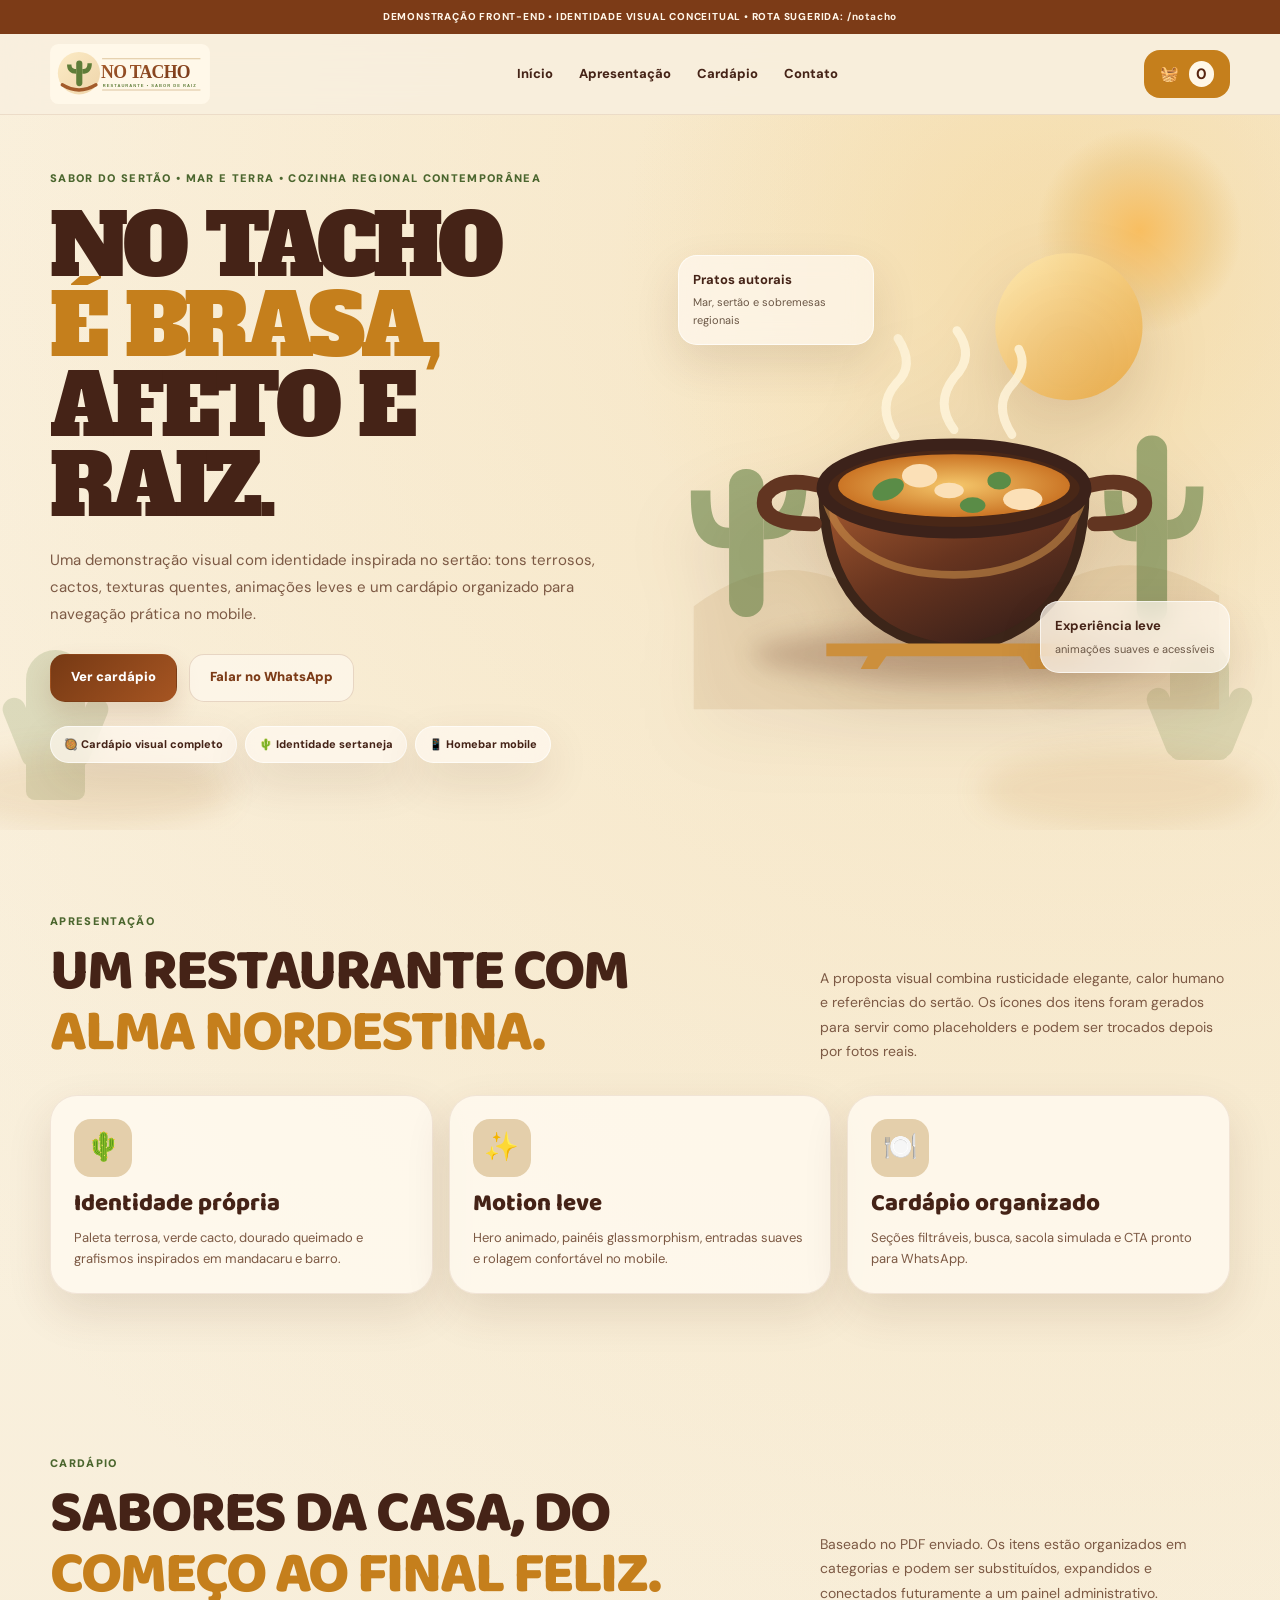
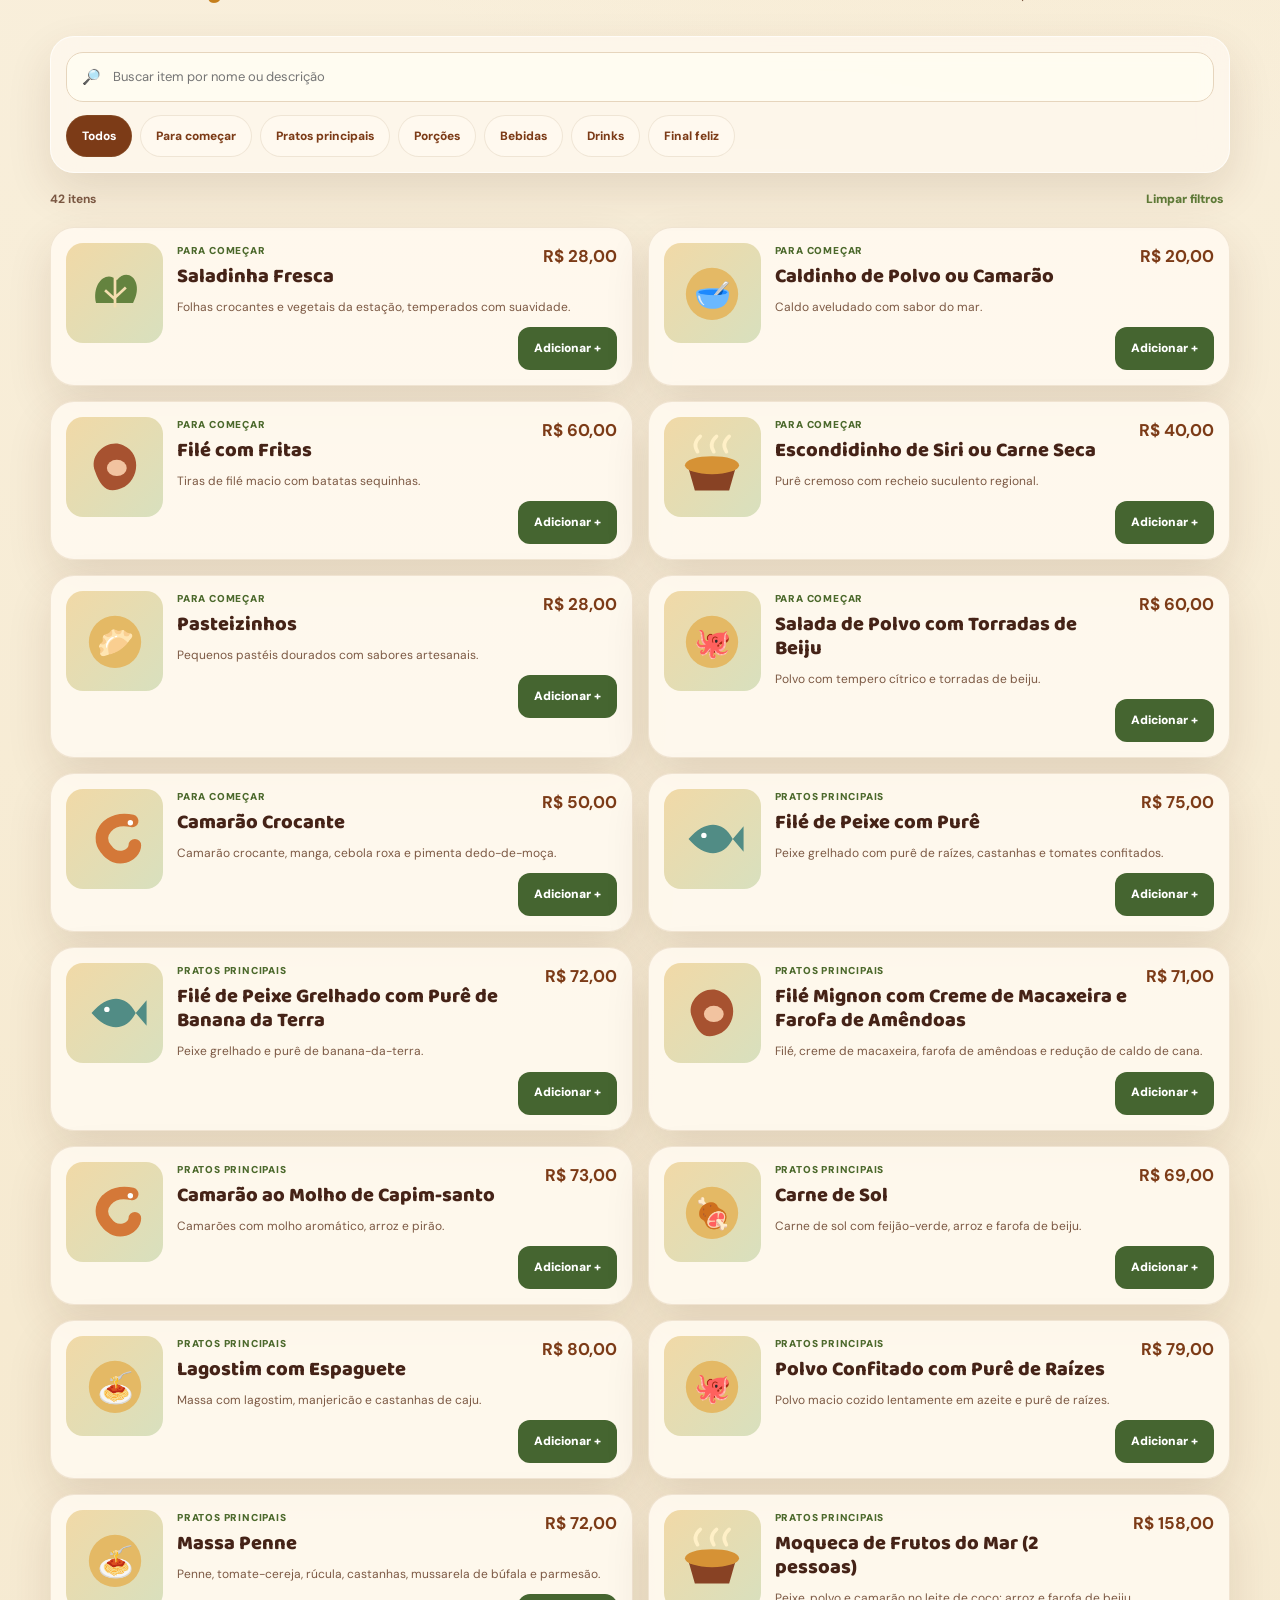
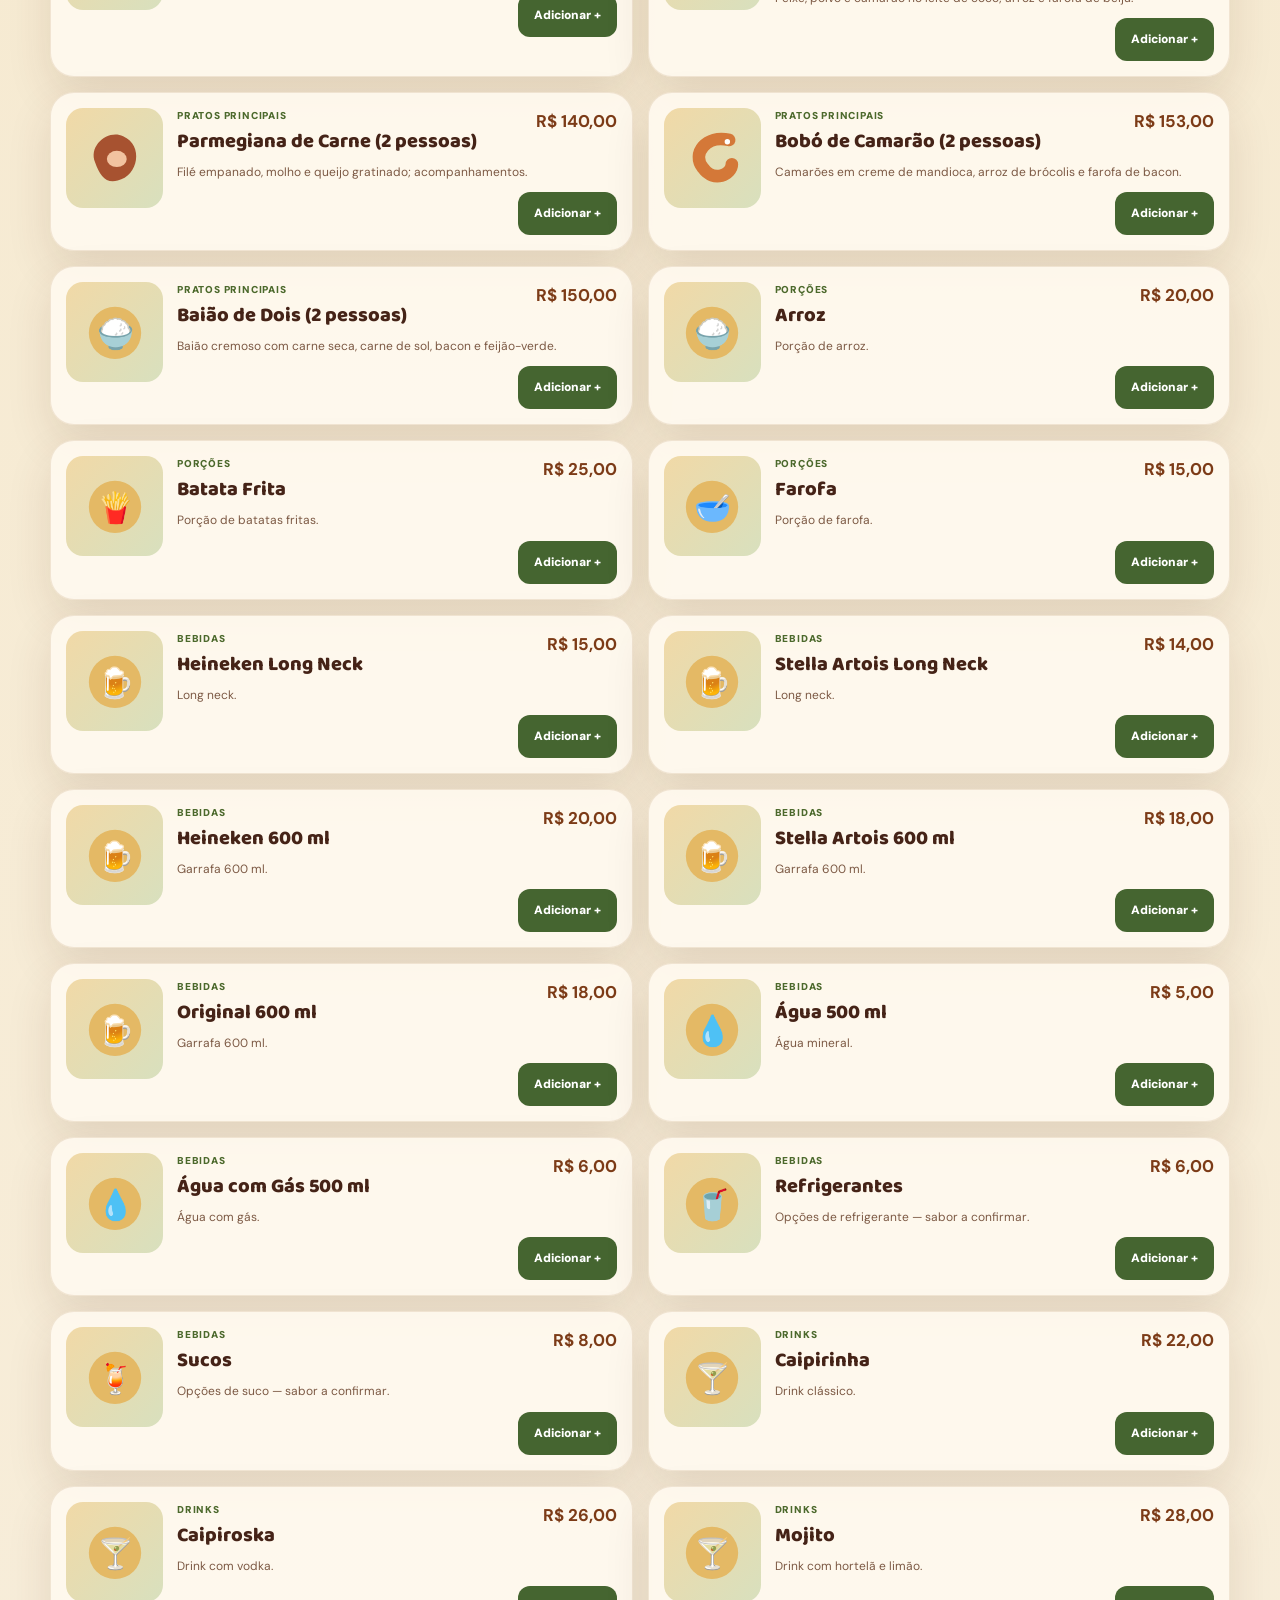
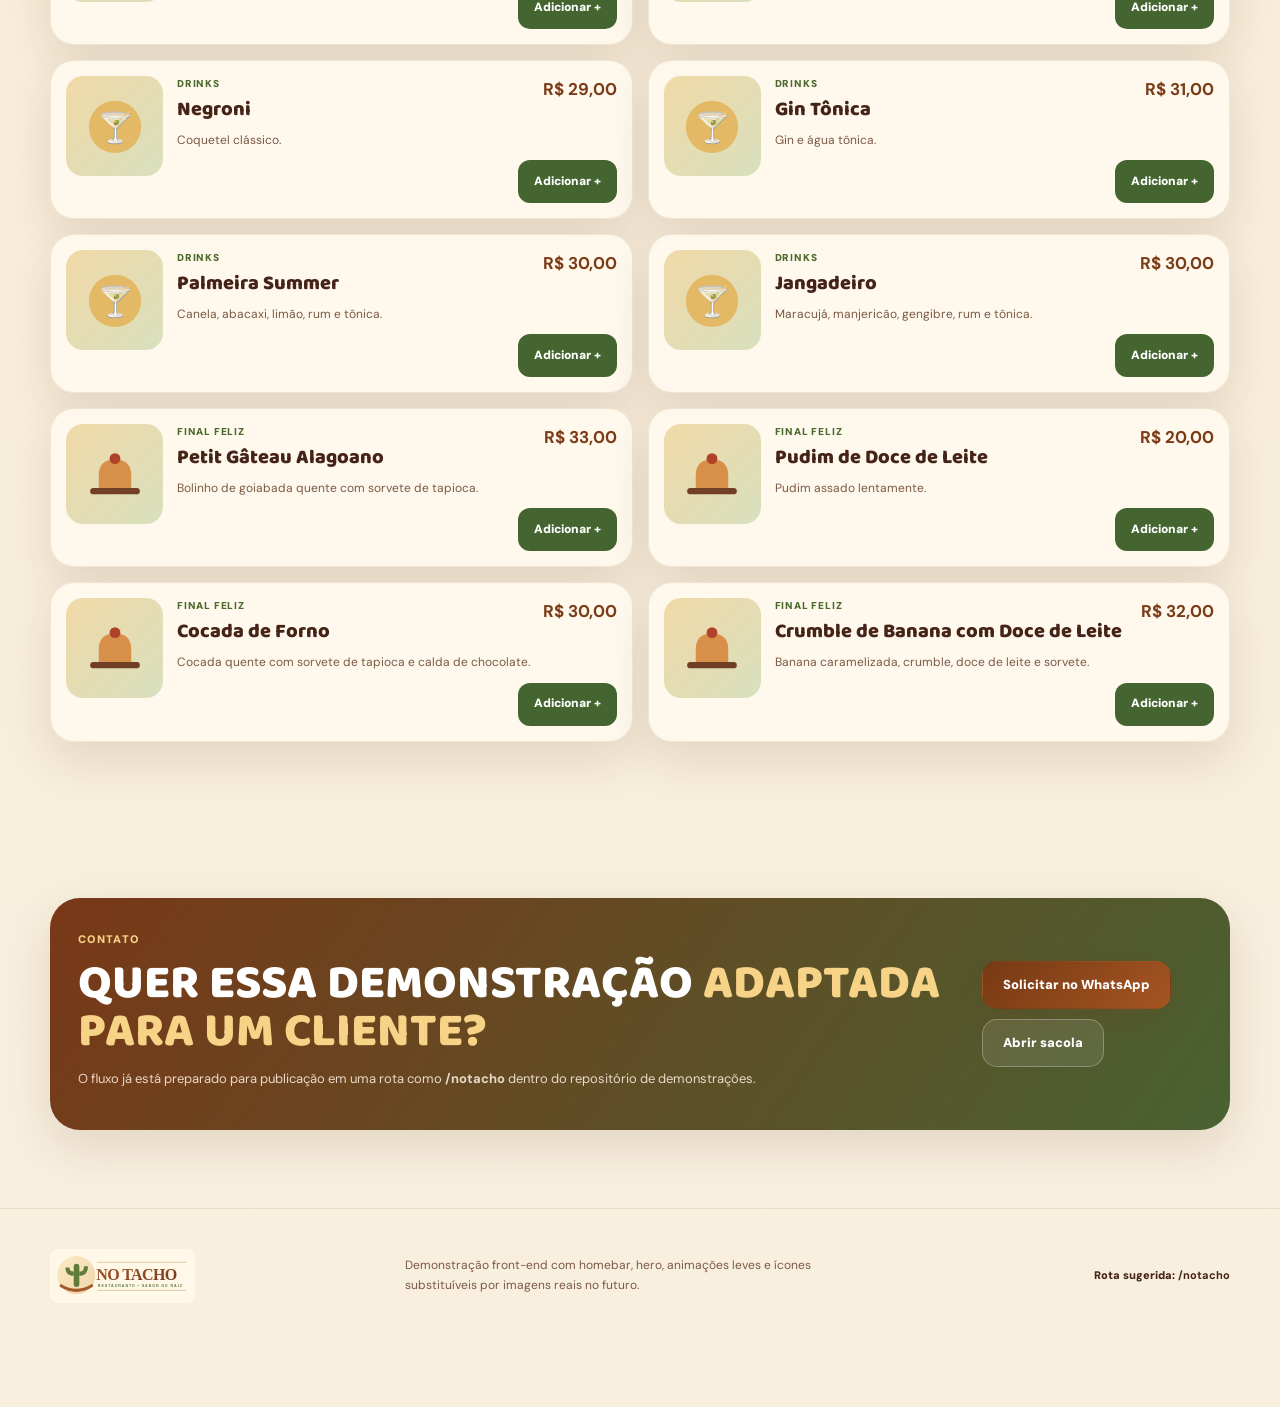
<file: notacho/index.html>
<!doctype html>
<html lang="pt-BR">
<head>
  <meta charset="UTF-8">
  <meta name="viewport" content="width=device-width, initial-scale=1, viewport-fit=cover">
  <meta name="theme-color" content="#7c3b17">
  <meta name="description" content="No Tacho Restaurante — demonstração visual em estilo sertanejo com cardápio, hero animado, homebar e apresentação responsiva.">
  <title>No Tacho Restaurante | Demonstração</title>
  <link rel="preconnect" href="https://fonts.googleapis.com">
  <link rel="preconnect" href="https://fonts.gstatic.com" crossorigin>
  <link href="https://fonts.googleapis.com/css2?family=DM+Sans:wght@400;500;700;800&family=Alfa+Slab+One&family=Baloo+2:wght@400;600;700;800&display=swap" rel="stylesheet">
  <link rel="stylesheet" href="./style.css">
  <script defer src="./catalog.js"></script>
  <script defer src="./app.js"></script>
</head>
<body>
  <a class="skip-link" href="#cardapio">Pular para o cardápio</a>

  <div class="top-note">DEMONSTRAÇÃO FRONT-END • IDENTIDADE VISUAL CONCEITUAL • ROTA SUGERIDA: <strong>/notacho</strong></div>

  <header class="site-header" id="topo">
    <div class="container header-inner">
      <a class="brand" href="#inicio" aria-label="Voltar ao início">
        <img src="./assets/notacho-logo.svg" alt="Logo do restaurante No Tacho">
      </a>

      <nav class="desktop-nav" aria-label="Navegação principal">
        <a href="#inicio">Início</a>
        <a href="#apresentacao">Apresentação</a>
        <a href="#cardapio">Cardápio</a>
        <a href="#entrega">Contato</a>
      </nav>

      <button class="cart-button" id="openCartDesktop" type="button" aria-label="Abrir sacola">
        <span>🧺</span>
        <b id="cartCountDesktop">0</b>
      </button>
    </div>
  </header>

  <main>
    <section class="hero" id="inicio">
      <div class="hero-sun"></div>
      <div class="hero-cactus cactus-left"></div>
      <div class="hero-cactus cactus-right"></div>
      <div class="hero-sand sand-one"></div>
      <div class="hero-sand sand-two"></div>

      <div class="container hero-grid">
        <div class="hero-copy reveal">
          <span class="eyebrow">SABOR DO SERTÃO • MAR E TERRA • COZINHA REGIONAL CONTEMPORÂNEA</span>
          <h1>
            <span class="kinetic-row">NO TACHO</span>
            <span class="kinetic-row highlight">É BRASA,</span>
            <span class="kinetic-row">AFETO E</span>
            <span class="kinetic-row">RAIZ.</span>
          </h1>
          <p>
            Uma demonstração visual com identidade inspirada no sertão: tons terrosos, cactos,
            texturas quentes, animações leves e um cardápio organizado para navegação prática no mobile.
          </p>
          <div class="hero-actions">
            <a href="#cardapio" class="btn btn-primary">Ver cardápio</a>
            <a href="https://wa.me/5582993188030?text=Ol%C3%A1!%20Vi%20a%20demonstra%C3%A7%C3%A3o%20do%20No%20Tacho%20e%20quero%20saber%20mais." target="_blank" rel="noopener noreferrer" class="btn btn-secondary">Falar no WhatsApp</a>
          </div>
          <div class="hero-badges">
            <div class="glass-badge">🥘 Cardápio visual completo</div>
            <div class="glass-badge">🌵 Identidade sertaneja</div>
            <div class="glass-badge">📱 Homebar mobile</div>
          </div>
        </div>

        <div class="hero-visual reveal">
          <div class="hero-card glass-panel floating-panel panel-a">
            <strong>Pratos autorais</strong>
            <span>Mar, sertão e sobremesas regionais</span>
          </div>
          <div class="hero-card glass-panel floating-panel panel-b">
            <strong>Experiência leve</strong>
            <span>animações suaves e acessíveis</span>
          </div>
          <img class="hero-pot" src="./assets/notacho-hero.svg" alt="Ilustração de um tacho com vapor, cactos e sol do sertão">
        </div>
      </div>
    </section>

    <section class="presentation section" id="apresentacao">
      <div class="container">
        <div class="section-heading reveal">
          <div>
            <span class="eyebrow">APRESENTAÇÃO</span>
            <h2>UM RESTAURANTE COM <span>ALMA NORDESTINA.</span></h2>
          </div>
          <p>
            A proposta visual combina rusticidade elegante, calor humano e referências do sertão.
            Os ícones dos itens foram gerados para servir como placeholders e podem ser trocados depois por fotos reais.
          </p>
        </div>

        <div class="feature-grid">
          <article class="feature-card reveal">
            <div class="feature-icon">🌵</div>
            <h3>Identidade própria</h3>
            <p>Paleta terrosa, verde cacto, dourado queimado e grafismos inspirados em mandacaru e barro.</p>
          </article>
          <article class="feature-card reveal">
            <div class="feature-icon">✨</div>
            <h3>Motion leve</h3>
            <p>Hero animado, painéis glassmorphism, entradas suaves e rolagem confortável no mobile.</p>
          </article>
          <article class="feature-card reveal">
            <div class="feature-icon">🍽️</div>
            <h3>Cardápio organizado</h3>
            <p>Seções filtráveis, busca, sacola simulada e CTA pronto para WhatsApp.</p>
          </article>
        </div>
      </div>
    </section>

    <section class="menu-section section" id="cardapio">
      <div class="container">
        <div class="section-heading reveal">
          <div>
            <span class="eyebrow">CARDÁPIO</span>
            <h2>SABORES DA CASA, DO <span>COMEÇO AO FINAL FELIZ.</span></h2>
          </div>
          <p>
            Baseado no PDF enviado. Os itens estão organizados em categorias e podem ser substituídos,
            expandidos e conectados futuramente a um painel administrativo.
          </p>
        </div>

        <div class="menu-toolbar glass-panel reveal">
          <label class="search-field">
            <span>🔎</span>
            <input type="search" id="searchInput" placeholder="Buscar item por nome ou descrição">
          </label>
          <div class="menu-filters" id="categoryFilters" aria-label="Filtros do cardápio"></div>
        </div>

        <div class="menu-meta">
          <strong id="menuCount">0 itens</strong>
          <button type="button" id="clearFilters" class="text-button">Limpar filtros</button>
        </div>

        <div class="menu-grid" id="menuGrid" aria-live="polite"></div>
      </div>
    </section>

    <section class="cta-strip section" id="entrega">
      <div class="container cta-strip-inner reveal">
        <div>
          <span class="eyebrow">CONTATO</span>
          <h2>QUER ESSA DEMONSTRAÇÃO <span>ADAPTADA PARA UM CLIENTE?</span></h2>
          <p>O fluxo já está preparado para publicação em uma rota como <strong>/notacho</strong> dentro do repositório de demonstrações.</p>
        </div>
        <div class="cta-buttons">
          <a class="btn btn-primary" target="_blank" rel="noopener" href="https://wa.me/5582993188030?text=Ol%C3%A1!%20Quero%20a%20demonstra%C3%A7%C3%A3o%20do%20No%20Tacho.">Solicitar no WhatsApp</a>
          <button class="btn btn-secondary" type="button" id="openCartBottom">Abrir sacola</button>
        </div>
      </div>
    </section>
  </main>

  <footer class="site-footer">
    <div class="container footer-inner">
      <img src="./assets/notacho-logo.svg" alt="No Tacho Restaurante">
      <p>Demonstração front-end com homebar, hero, animações leves e ícones substituíveis por imagens reais no futuro.</p>
      <span>Rota sugerida: <strong>/notacho</strong></span>
    </div>
  </footer>

  <nav class="mobile-bar" aria-label="Barra de navegação móvel">
    <a href="#inicio" class="mobile-link active"><span>🏠</span><small>Início</small></a>
    <a href="#apresentacao" class="mobile-link"><span>✨</span><small>Sobre</small></a>
    <a href="#cardapio" class="mobile-link"><span>🍽️</span><small>Cardápio</small></a>
    <button type="button" class="mobile-link" id="openCartMobile"><span>🧺</span><small>Sacola <b id="cartCountMobile">0</b></small></button>
  </nav>

  <div class="backdrop" id="backdrop" hidden></div>

  <aside class="cart-drawer" id="cartDrawer" aria-hidden="true">
    <div class="cart-head">
      <div>
        <span class="eyebrow">SACOLA</span>
        <h2>SEU PEDIDO</h2>
      </div>
      <button type="button" class="close-button" id="closeCart" aria-label="Fechar sacola">×</button>
    </div>

    <div class="cart-body">
      <div id="cartItems" class="cart-items"></div>

      <form id="checkoutForm" class="checkout-form">
        <label>
          Nome
          <input type="text" id="customerName" placeholder="Seu nome" required>
        </label>
        <label>
          Forma de entrega
          <select id="deliveryType">
            <option value="retirada">Retirada no local</option>
            <option value="entrega">Entrega</option>
          </select>
        </label>
        <label>
          Endereço ou referência
          <input type="text" id="customerAddress" placeholder="Rua, número e ponto de referência">
        </label>
        <label>
          Observações
          <textarea id="customerNotes" rows="3" placeholder="Ex.: sem cebola, pedido urgente..."></textarea>
        </label>
      </form>
    </div>

    <div class="cart-foot">
      <div class="cart-total">
        <span>Total</span>
        <strong id="cartTotal">R$ 0,00</strong>
      </div>
      <div class="cart-actions">
        <button type="button" class="btn btn-secondary" id="clearCart">Limpar</button>
        <button type="submit" form="checkoutForm" class="btn btn-primary">Enviar no WhatsApp</button>
      </div>
    </div>
  </aside>

  <template id="menuCardTemplate">
    <article class="menu-card reveal">
      <div class="menu-card-icon"></div>
      <div class="menu-card-content">
        <div class="menu-card-top">
          <div>
            <span class="menu-card-category"></span>
            <h3 class="menu-card-title"></h3>
          </div>
          <strong class="menu-card-price"></strong>
        </div>
        <p class="menu-card-description"></p>
        <div class="menu-card-actions">
          <button type="button" class="add-button">Adicionar</button>
        </div>
      </div>
    </article>
  </template>
</body>
</html>
</file>
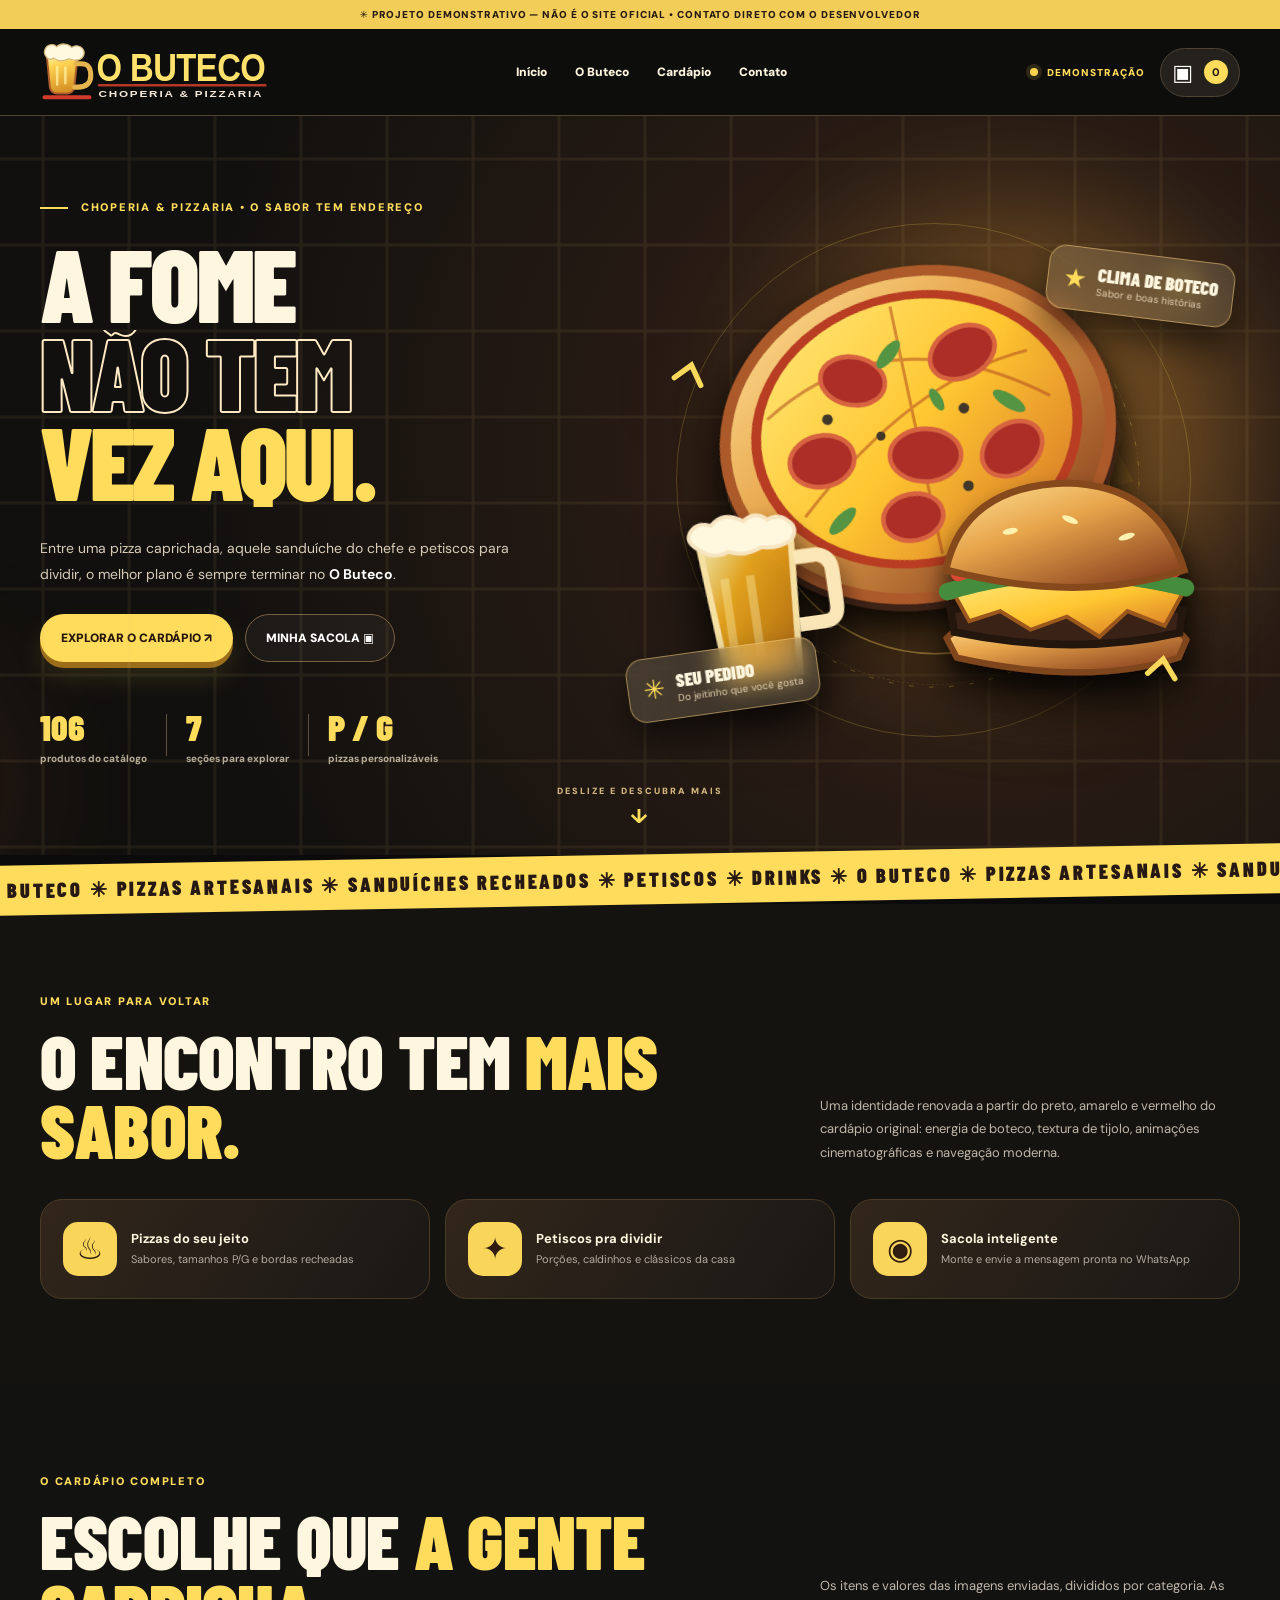
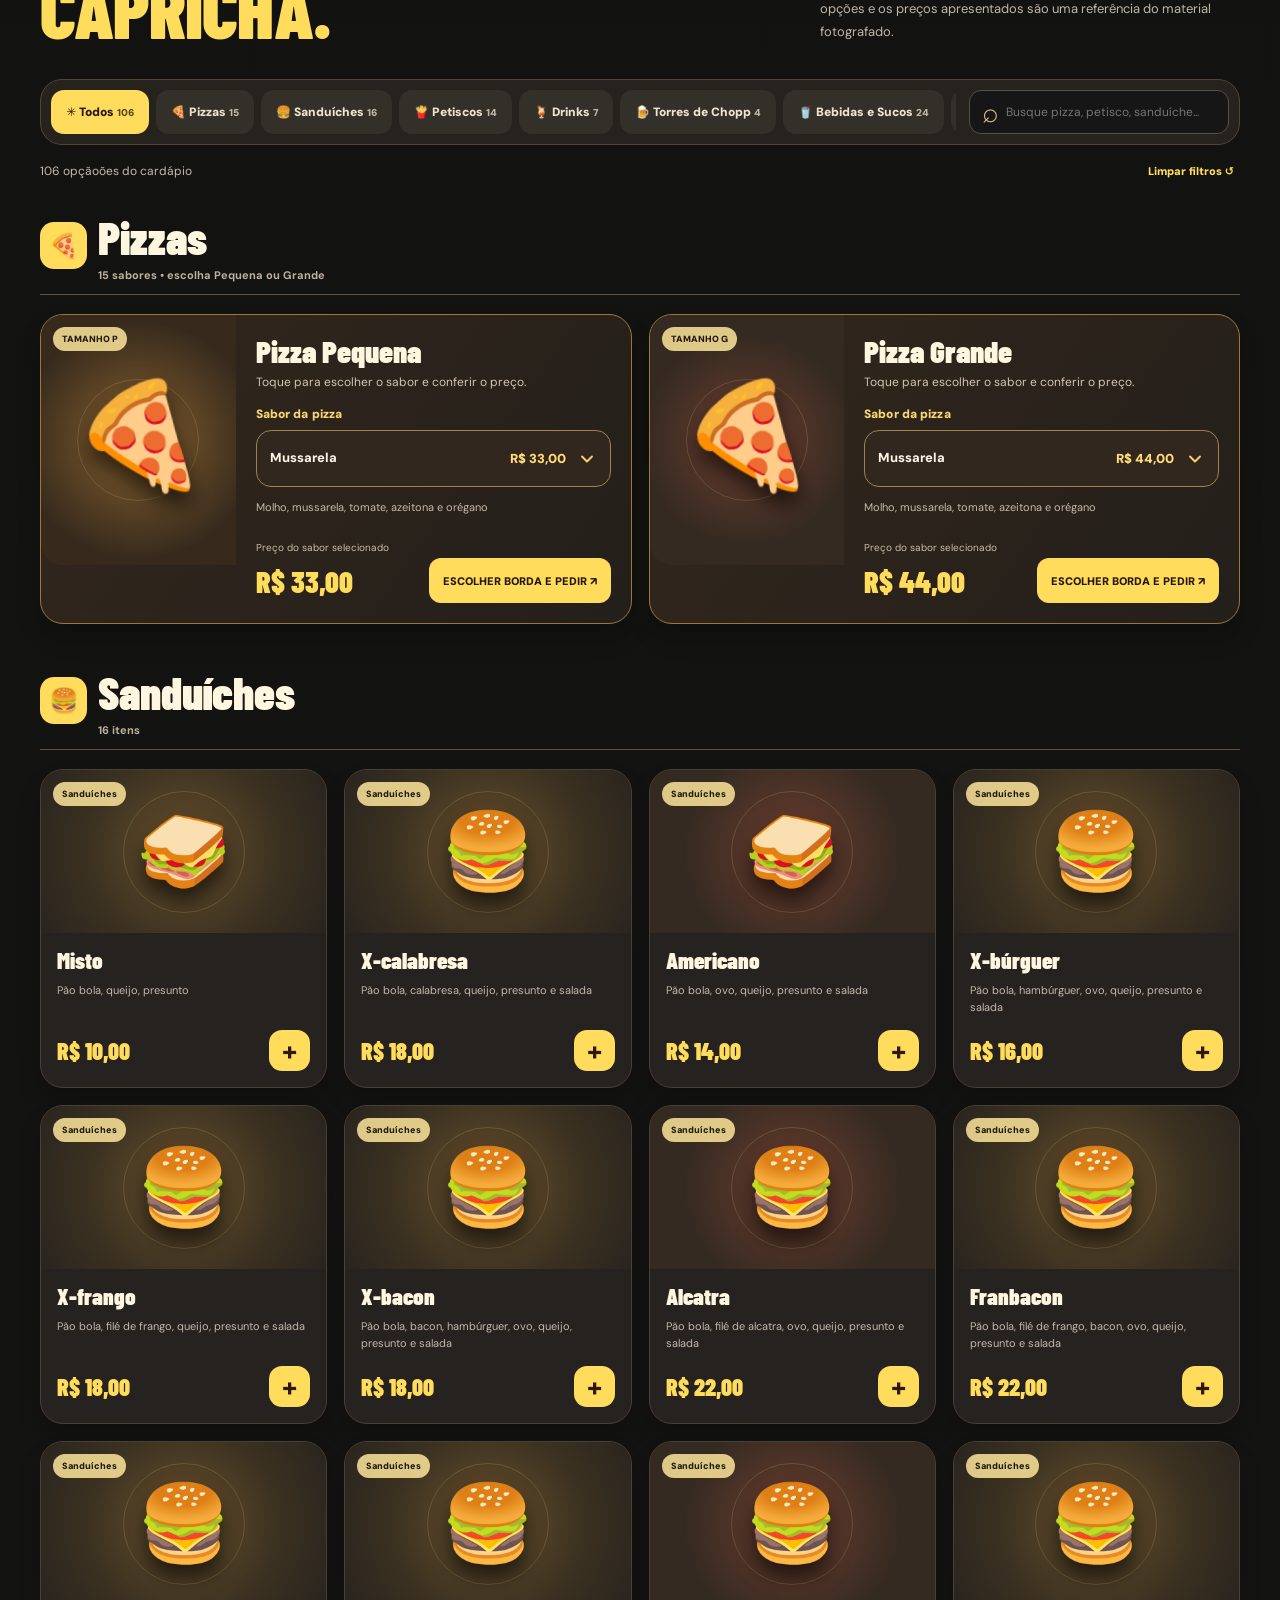
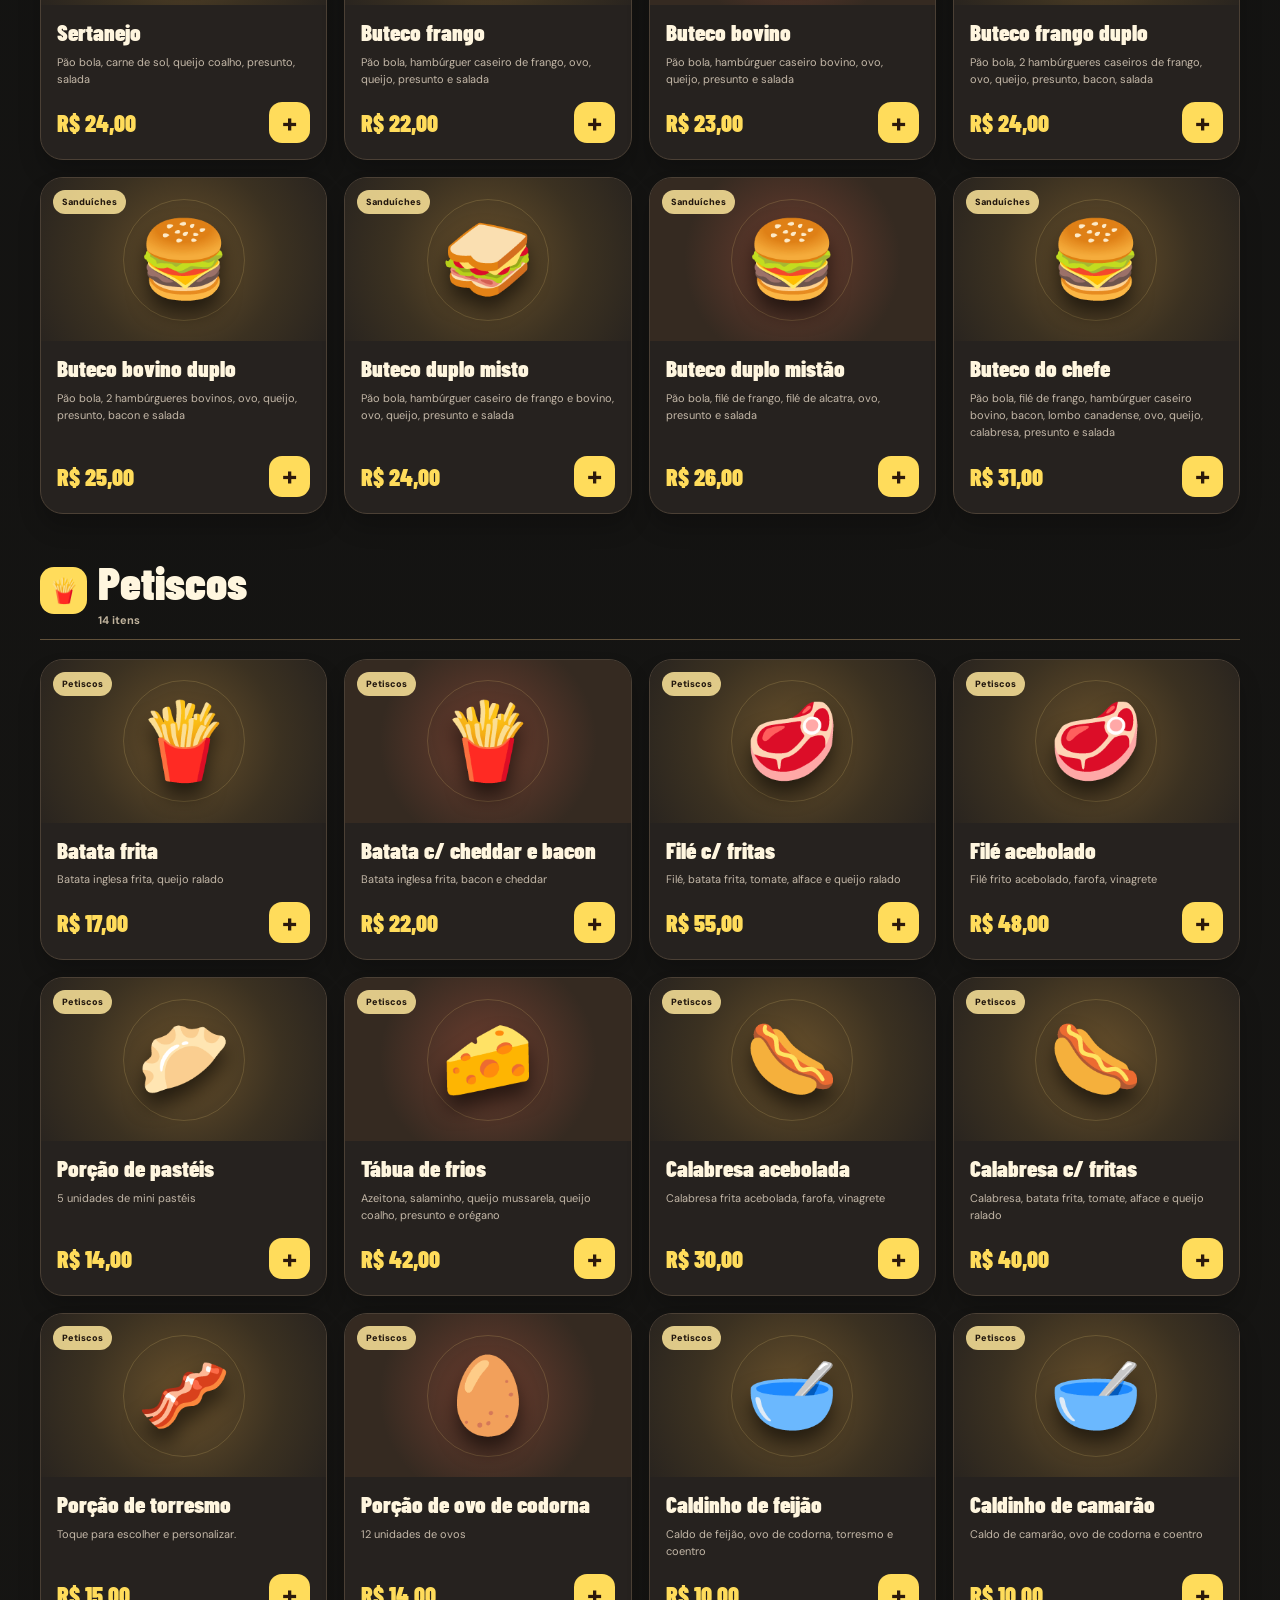
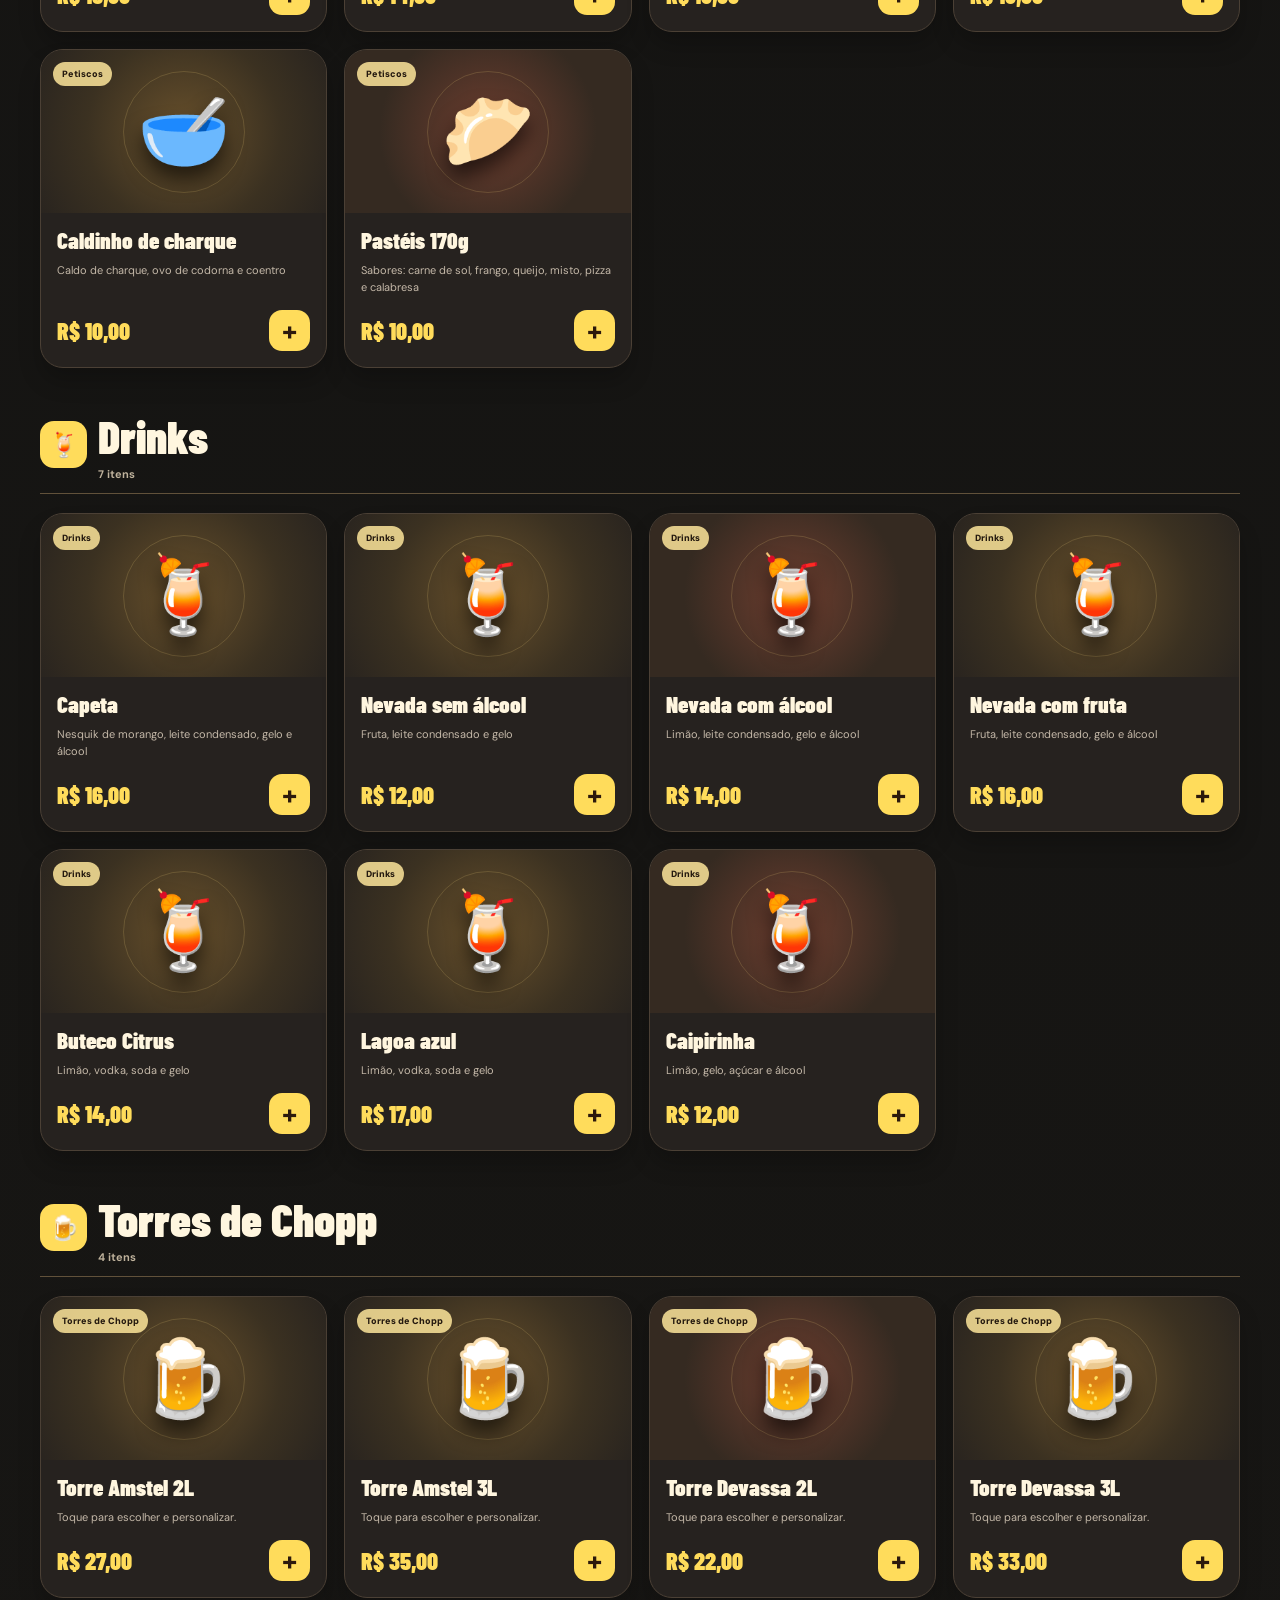
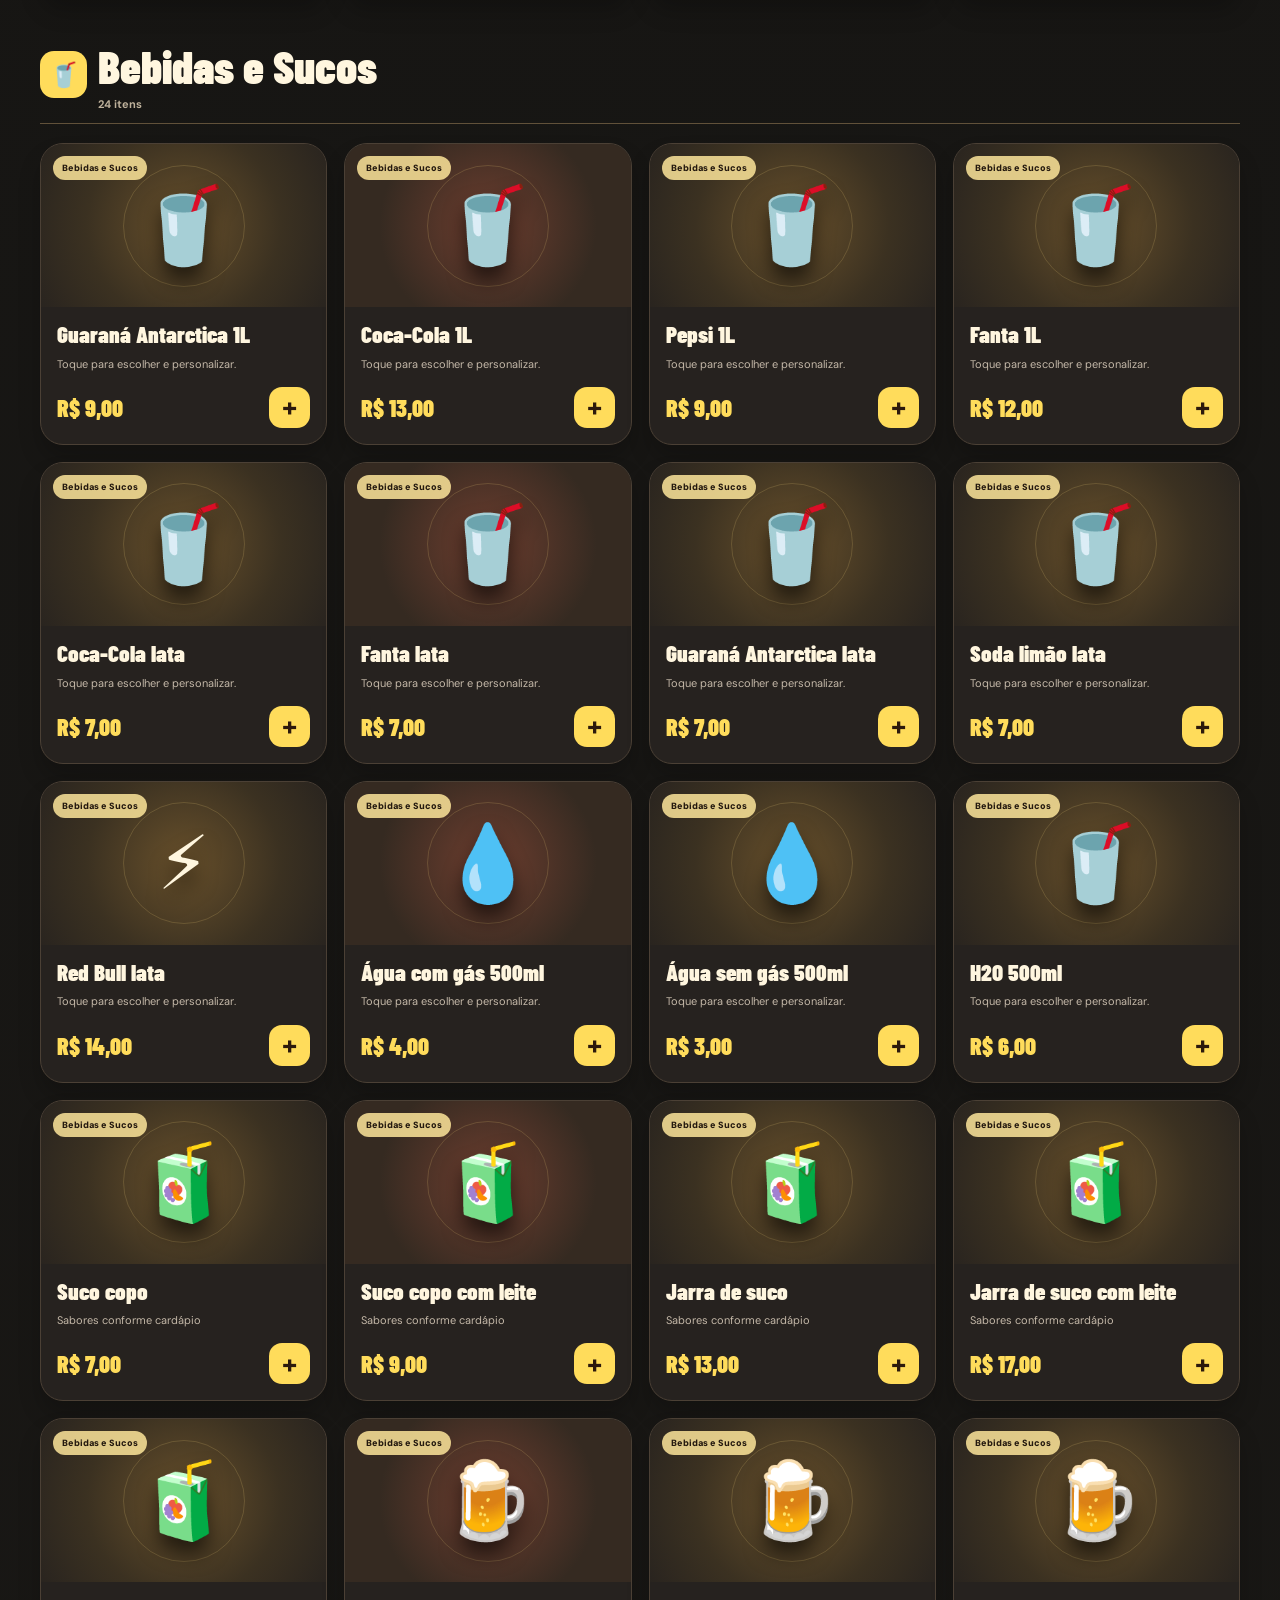
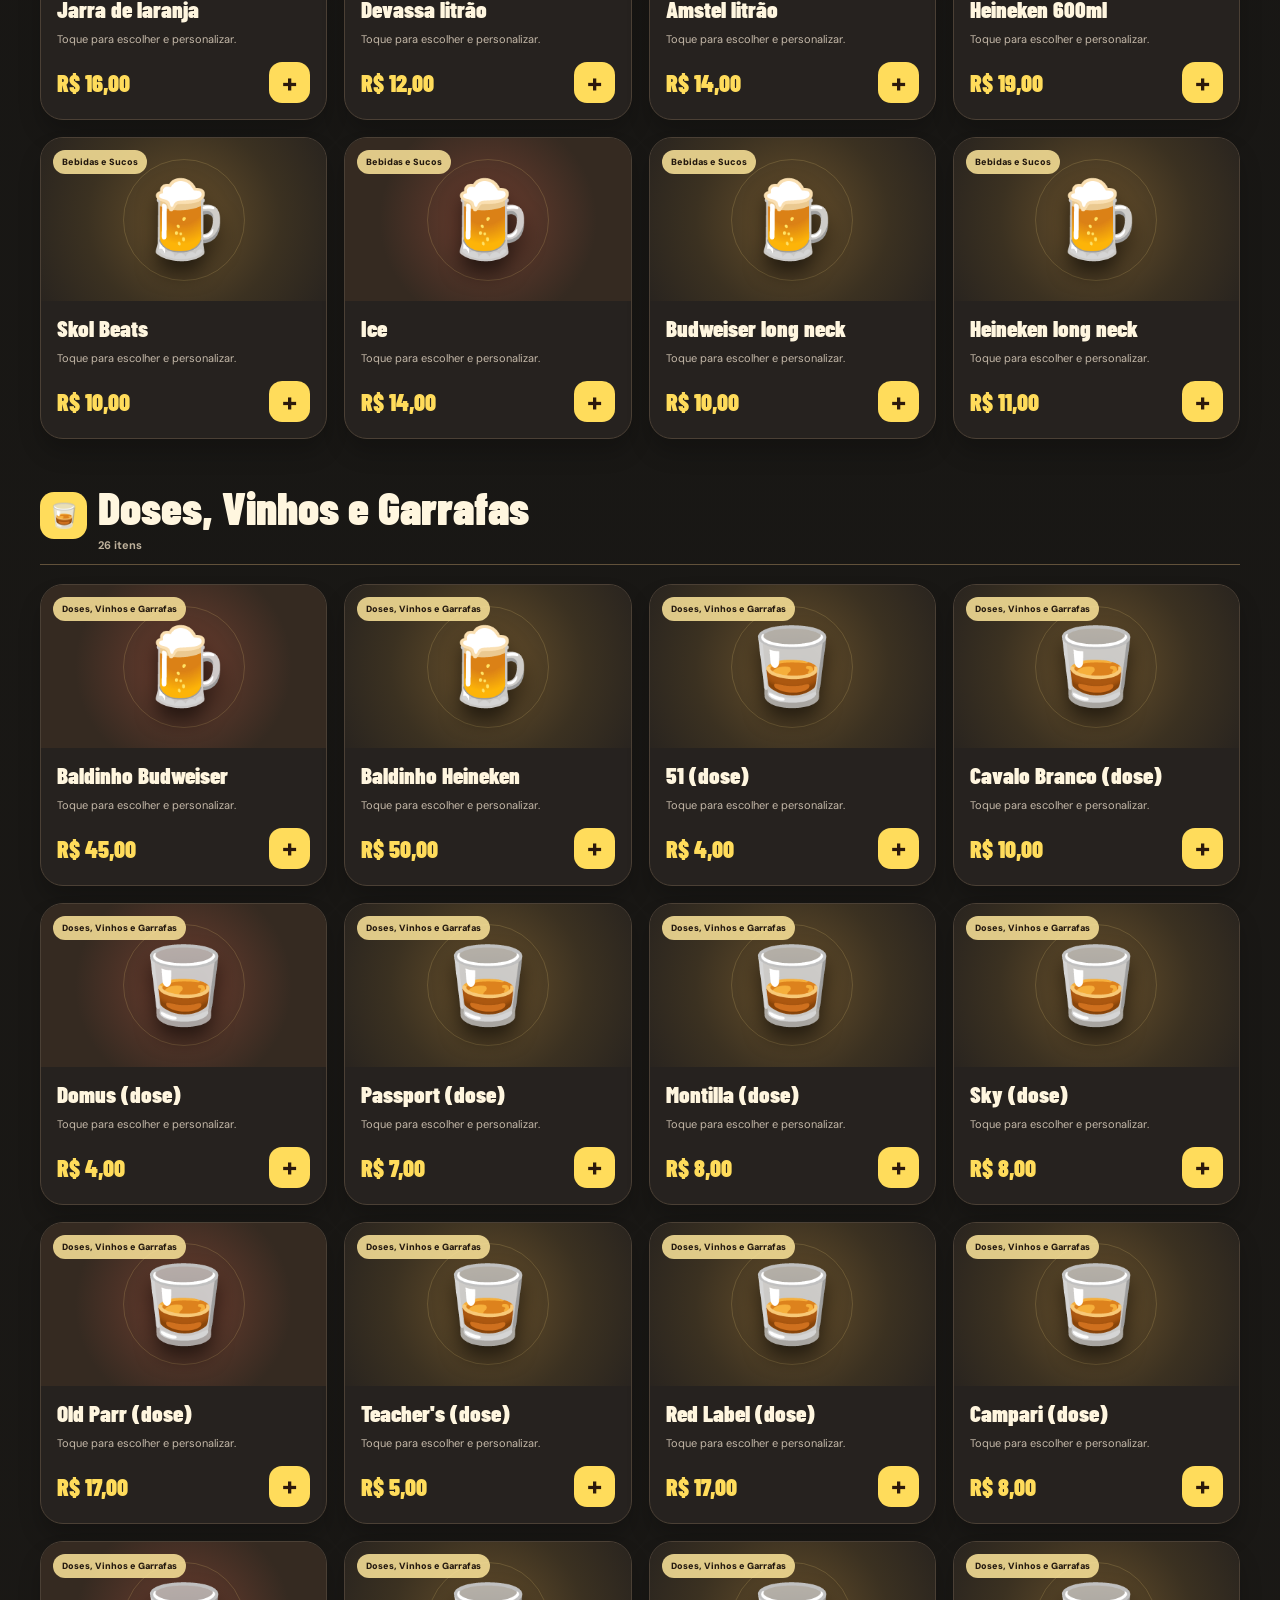
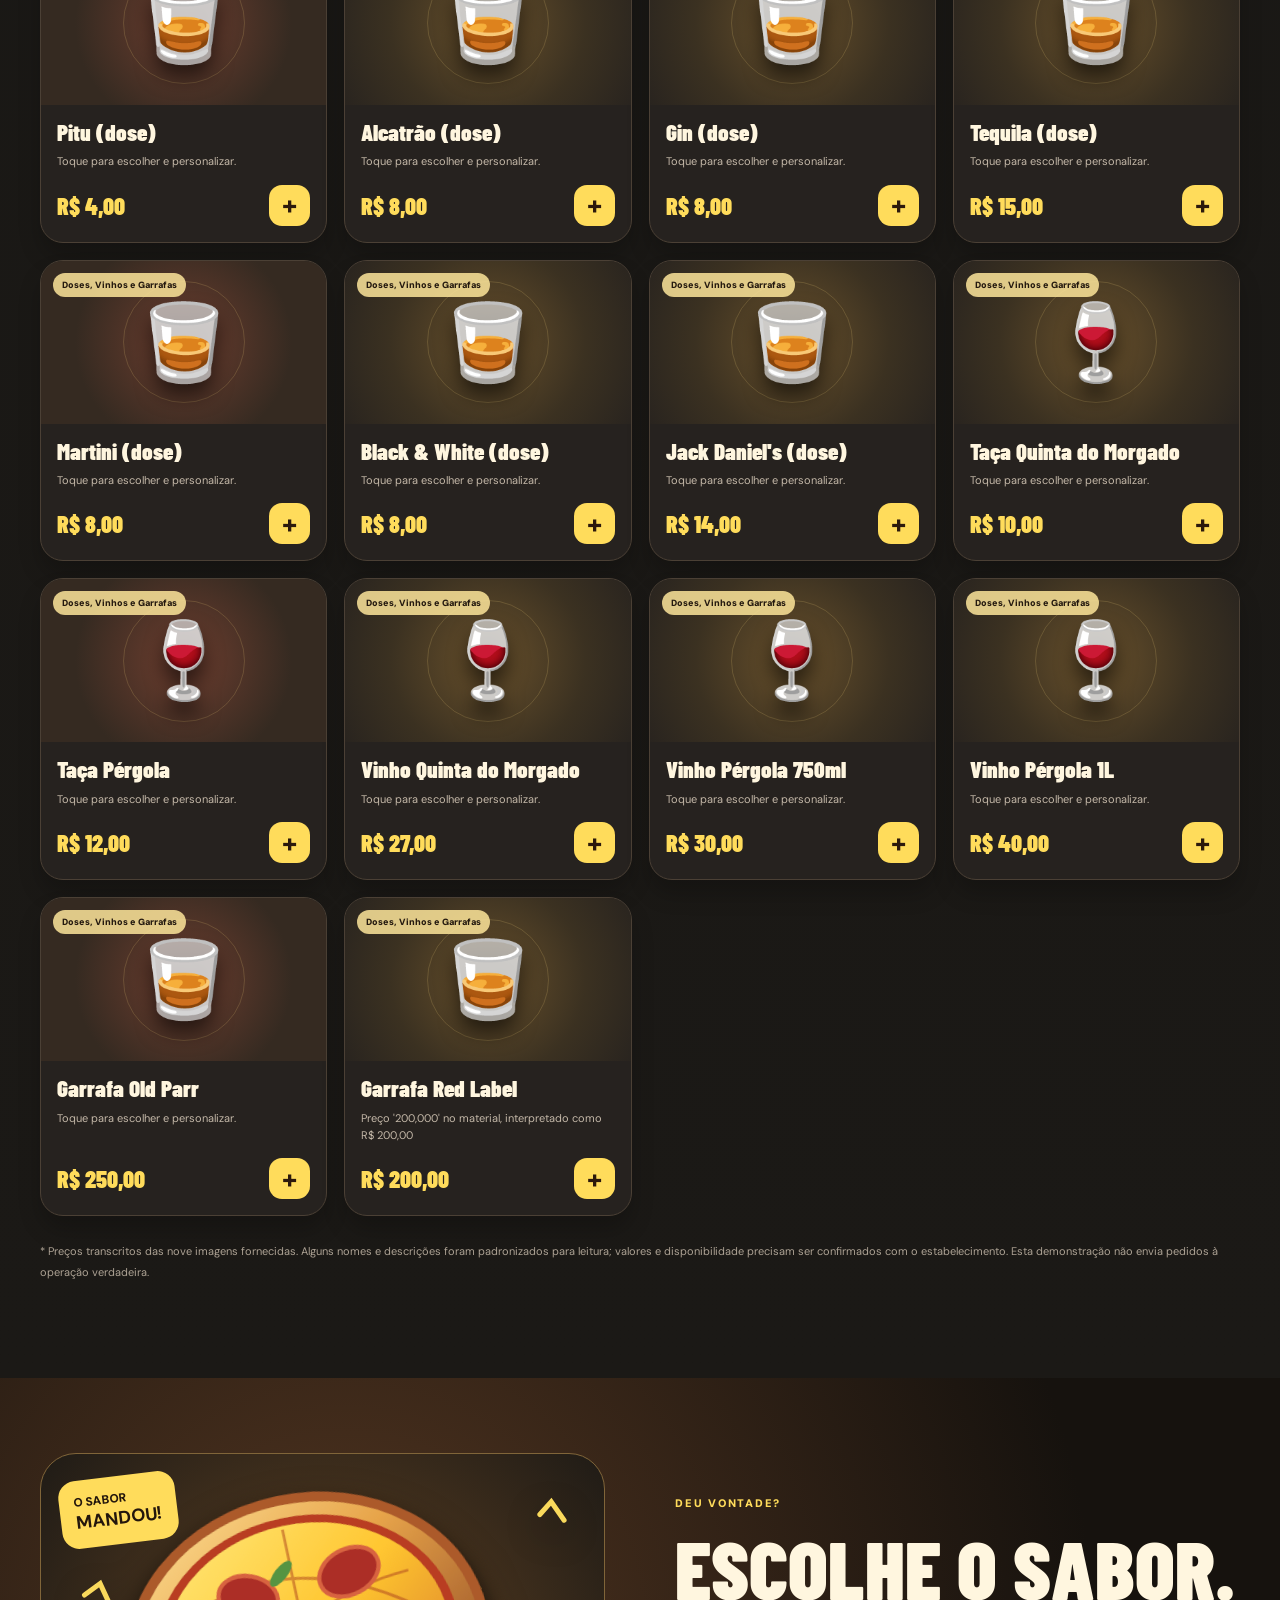
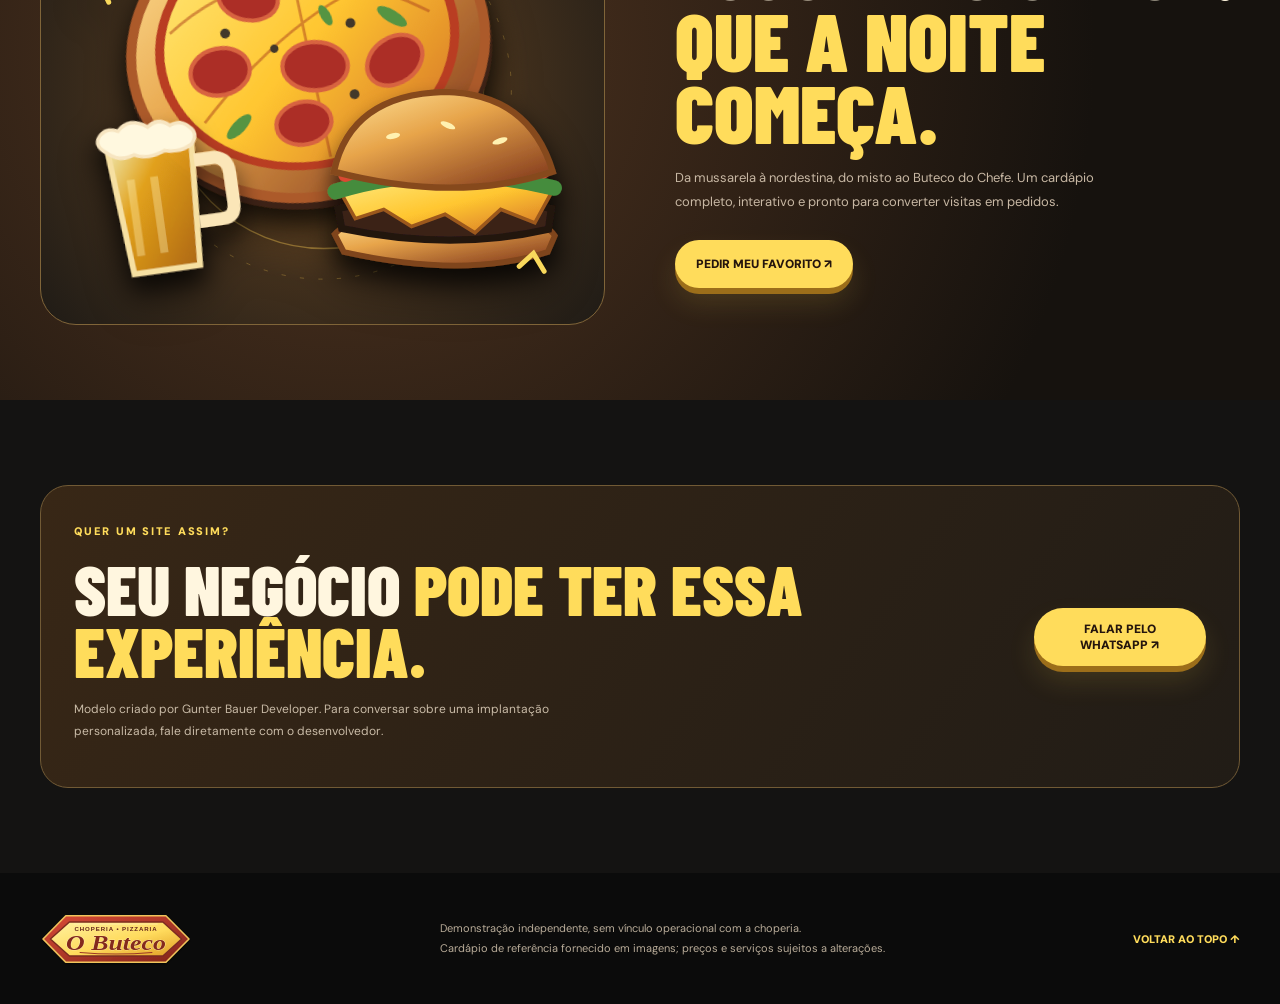
<file: obuteco/index.html>
<!doctype html>
<html lang="pt-BR"><head>
<meta charset="UTF-8"><meta name="viewport" content="width=device-width,initial-scale=1,viewport-fit=cover"><meta name="theme-color" content="#121110">
<meta name="description" content="O Buteco — Choperia e Pizzaria: demonstração visual de cardápio digital com pizzas, sanduíches, petiscos, bebidas, carrinho e WhatsApp.">
<title>O Buteco • Choperia & Pizzaria | Demonstração</title>
<link rel="preconnect" href="https://fonts.googleapis.com"><link rel="preconnect" href="https://fonts.gstatic.com" crossorigin>
<link href="https://fonts.googleapis.com/css2?family=Barlow+Condensed:wght@500;600;700;800;900&family=DM+Sans:wght@400;500;600;700;800&display=swap" rel="stylesheet">
<link rel="stylesheet" href="./style.css?v=pizza-instant-v5"><script defer src="./data.js?v=acordeao-20261027-2"></script><script defer src="./app.js?v=pizza-instant-v4"></script>
</head><body>
<a href="#cardapio" class="skip">Ir para o cardápio</a>
<div class="demo-banner">✳ PROJETO DEMONSTRATIVO — NÃO É O SITE OFICIAL • CONTATO DIRETO COM O DESENVOLVEDOR</div>
<header class="header"><div class="wrap header-inner">
<a href="#inicio" class="brand" aria-label="O Buteco — voltar ao início"><img src="./assets/logo-header.svg" width="364" height="98" alt="O Buteco — Choperia e Pizzaria" fetchpriority="high"></a>
<nav class="desktop-nav" aria-label="Navegação principal"><a href="#inicio">Início</a><a href="#conceito">O Buteco</a><a href="#cardapio">Cardápio</a><a href="#contato">Contato</a></nav>
<div class="header-actions"><span class="header-label"><span class="online-dot"></span> DEMONSTRAÇÃO</span><button type="button" class="header-cart" data-cart-open aria-label="Abrir sacola">▣ <b data-cart-count>0</b></button></div>
</div></header>
<main>
<section class="hero" id="inicio">
<div class="hero-grain"></div><div class="hero-glow a"></div><div class="hero-glow b"></div>
<div class="wrap hero-grid">
<div class="hero-copy">
<span class="eyebrow gold"><span class="eyebrow-line"></span> CHOPERIA & PIZZARIA • O SABOR TEM ENDEREÇO</span>
<h1><span class="kinetic"><span>A FOME</span></span><span class="kinetic"><span class="outline">NÃO TEM</span></span><span class="kinetic"><span class="yellow">VEZ AQUI.</span></span></h1>
<p>Entre uma pizza caprichada, aquele sanduíche do chefe e petiscos para dividir, o melhor plano é sempre terminar no <strong>O Buteco</strong>.</p>
<div class="hero-actions"><a href="#cardapio" class="btn btn-gold">EXPLORAR O CARDÁPIO ↗</a><button type="button" data-cart-open class="btn btn-outline">MINHA SACOLA ▣</button></div>
<div class="hero-stat"><div><strong>106</strong><small>produtos do catálogo</small></div><i></i><div><strong>7</strong><small>seções para explorar</small></div><i></i><div><strong>P / G</strong><small>pizzas personalizáveis</small></div></div>
</div>
<div class="hero-stage" aria-label="Ilustração original de pizza, hambúrguer e chope"><span class="hero-orbit orb1"></span><span class="hero-orbit orb2"></span><span class="oversized-word" aria-hidden="true">BUTECAR</span>
<img src="./assets/hero.svg" alt="Pizza, hambúrguer e chope ilustrados" class="hero-art" width="790" height="660" fetchpriority="high">
<div class="float-note note-top"><span>★</span><div><strong>CLIMA DE BOTECO</strong><small>Sabor e boas histórias</small></div></div>
<div class="float-note note-bottom"><span>✳</span><div><strong>SEU PEDIDO</strong><small>Do jeitinho que você gosta</small></div></div>
</div>
</div><div class="hero-scroll">DESLIZE E DESCUBRA MAIS <span>↓</span></div></section>
<div class="ticker" aria-hidden="true"><div>O BUTECO ✳ PIZZAS ARTESANAIS ✳ SANDUÍCHES RECHEADOS ✳ PETISCOS ✳ DRINKS ✳ O BUTECO ✳ PIZZAS ARTESANAIS ✳ SANDUÍCHES RECHEADOS ✳ PETISCOS ✳ DRINKS ✳ </div></div>
<section class="concept section" id="conceito"><div class="wrap">
<div class="section-title reveal"><div><span class="eyebrow gold">UM LUGAR PARA VOLTAR</span><h2>O ENCONTRO TEM <em>MAIS SABOR.</em></h2></div><p>Uma identidade renovada a partir do preto, amarelo e vermelho do cardápio original: energia de boteco, textura de tijolo, animações cinematográficas e navegação moderna.</p></div>
<div class="highlights">
<article class="highlight reveal"><span class="highlight-icon">♨</span><div><strong>Pizzas do seu jeito</strong><small>Sabores, tamanhos P/G e bordas recheadas</small></div></article>
<article class="highlight reveal"><span class="highlight-icon">✦</span><div><strong>Petiscos pra dividir</strong><small>Porções, caldinhos e clássicos da casa</small></div></article>
<article class="highlight reveal"><span class="highlight-icon">◉</span><div><strong>Sacola inteligente</strong><small>Monte e envie a mensagem pronta no WhatsApp</small></div></article>
</div>
</div></section>
<section class="menu section" id="cardapio"><div class="wrap">
<div class="section-title reveal"><div><span class="eyebrow gold">O CARDÁPIO COMPLETO</span><h2>ESCOLHE QUE <em>A GENTE CAPRICHA.</em></h2></div><p>Os itens e valores das imagens enviadas, divididos por categoria. As opções e os preços apresentados são uma referência do material fotografado.</p></div>
<div class="menu-top reveal"><div class="tab-scroll" id="filters" role="group" aria-label="Categorias"></div><label class="search"><span aria-hidden="true">⌕</span><input id="search" type="search" placeholder="Busque pizza, petisco, sanduíche..." autocomplete="off" aria-label="Buscar produto por nome ou ingrediente"></label></div>
<div class="menu-meta"><span id="result-count">Preparando o cardápio...</span><button id="reset" type="button">Limpar filtros ↺</button></div>
<div class="products" id="products" aria-live="polite"></div>
<p class="menu-disclaimer">* Preços transcritos das nove imagens fornecidas. Alguns nomes e descrições foram padronizados para leitura; valores e disponibilidade precisam ser confirmados com o estabelecimento. Esta demonstração não envia pedidos à operação verdadeira.</p>
</div></section>
<section class="feature-pizza"><div class="wrap pizza-feature">
<div class="pizza-image reveal"><img src="./assets/hero.svg" loading="lazy" alt="Ilustração de pizza e hambúrguer"><div class="stamp">O SABOR<br><strong>MANDOU!</strong></div></div>
<div class="pizza-copy reveal"><span class="eyebrow gold">DEU VONTADE?</span><h2>ESCOLHE O SABOR.<br><em>QUE A NOITE COMEÇA.</em></h2><p>Da mussarela à nordestina, do misto ao Buteco do Chefe. Um cardápio completo, interativo e pronto para converter visitas em pedidos.</p><a class="btn btn-gold" href="#cardapio">PEDIR MEU FAVORITO ↗</a></div>
</div></section>
<section class="contact section" id="contato"><div class="wrap"><div class="contact-panel reveal"><div><span class="eyebrow gold">QUER UM SITE ASSIM?</span><h2>SEU NEGÓCIO <em>PODE TER ESSA EXPERIÊNCIA.</em></h2><p>Modelo criado por Gunter Bauer Developer. Para conversar sobre uma implantação personalizada, fale diretamente com o desenvolvedor.</p></div><a class="btn btn-gold" href="https://wa.me/5582993188030?text=Ol%C3%A1%21%20Vi%20a%20demonstra%C3%A7%C3%A3o%20do%20O%20Buteco%20e%20gostaria%20de%20um%20site%20assim." target="_blank" rel="noopener noreferrer">FALAR PELO WHATSAPP ↗</a></div></div></section>
</main>
<footer><div class="wrap foot-inner"><img src="./assets/logo.svg" width="150" height="60" alt="O Buteco" loading="lazy"><p>Demonstração independente, sem vínculo operacional com a choperia. <br>Cardápio de referência fornecido em imagens; preços e serviços sujeitos a alterações.</p><a href="#inicio">VOLTAR AO TOPO ↑</a></div></footer>
<nav class="mobile-bar" aria-label="Barra de navegação rápida"><span class="mobile-indicator" aria-hidden="true"></span><a href="#inicio" class="mobile-tab active" data-nav="inicio" aria-current="location"><span>⌂</span><small>Início</small></a><a href="#cardapio" class="mobile-tab" data-nav="cardapio"><span>▦</span><small>Cardápio</small></a><button type="button" class="mobile-tab" data-cart-open><span>▣</span><small>Sacola <b data-cart-count>0</b></small></button><a href="#contato" class="mobile-tab" data-nav="contato"><span>✉</span><small>Contato</small></a></nav>
<div class="overlay" id="overlay" hidden></div>
<section class="drawer" id="product-drawer" role="dialog" aria-modal="true" aria-labelledby="product-title" aria-hidden="true">
<div class="drawer-top"><div><span class="eyebrow gold">MONTE DO SEU JEITO</span><h2 id="product-title">PERSONALIZE SEU PEDIDO.</h2></div><button class="close" type="button" data-close aria-label="Fechar detalhes">×</button></div>
<div class="drawer-scroll"><div class="detail-art"><span id="detail-icon">🍕</span><p id="detail-desc"></p></div><form id="custom-form">
<div id="size-options"></div><div id="flavor-options"></div><div id="extras-options"></div>
<label class="form-label">Observação do item<textarea id="item-note" rows="2" maxlength="220" placeholder="Ex.: sem cebola, bem passada, retirar ingrediente..."></textarea></label>
<label class="form-label">Quantidade<div class="qty-control"><button type="button" id="qty-minus" aria-label="Diminuir quantidade">−</button><output id="quantity">1</output><button type="button" id="qty-plus" aria-label="Aumentar quantidade">+</button></div></label>
</form></div><div class="drawer-bottom"><div><span>Total do item</span><strong id="item-total">R$ 0,00</strong></div><button class="btn btn-gold" type="submit" form="custom-form">ADICIONAR À SACOLA ＋</button></div></section>
<section class="drawer" id="cart-drawer" role="dialog" aria-modal="true" aria-labelledby="cart-title" aria-hidden="true">
<div class="drawer-top"><div><span class="eyebrow gold">ESTÁ QUASE PRONTO</span><h2 id="cart-title">SUA SACOLA.</h2></div><button class="close" type="button" data-close aria-label="Fechar sacola">×</button></div>
<div class="drawer-scroll"><div id="cart-items"></div><form id="checkout-form">
<h3 class="form-heading">DADOS DO PEDIDO</h3>
<label class="form-label">Nome <input id="customer" type="text" autocomplete="name" maxlength="90" placeholder="Qual seu nome?" required></label>
<label class="form-label">Recebimento<select id="delivery"><option value="Entrega">Entrega</option><option value="Retirada">Retirada</option></select></label>
<label class="form-label" id="address-label">Endereço para entrega<input id="address" type="text" maxlength="220" autocomplete="street-address" placeholder="Rua, número, bairro, referência..." required></label>
<label class="form-label">Forma de pagamento<select id="payment"><option>Pix</option><option>Dinheiro</option><option>Cartão</option><option>Combinar</option></select></label>
<label class="form-label">Observações gerais<textarea id="order-note" rows="2" maxlength="300" placeholder="Algum detalhe para o pedido?"></textarea></label>
<p class="demo-hint">Este é um carrinho demonstrativo. O envio abre o WhatsApp do desenvolvedor, não a cozinha real do estabelecimento.</p>
</form></div><div class="drawer-bottom cart-summary"><div class="summary"><div><span>Subtotal</span><strong id="subtotal">R$ 0,00</strong></div><div><span>Taxa de entrega de referência</span><strong id="shipping">R$ 2,00</strong></div><div class="summary-total"><span>Total estimado</span><strong id="grand-total">R$ 0,00</strong></div></div><button type="submit" form="checkout-form" class="btn btn-gold" id="finish">ENVIAR PEDIDO AO WHATSAPP ↗</button><small>O WhatsApp é aberto com o texto preenchido para conferência; nenhuma mensagem é enviada automaticamente.</small></div></section>
<div class="toast" id="toast" role="status" aria-live="polite"></div>
</body></html>
</file>
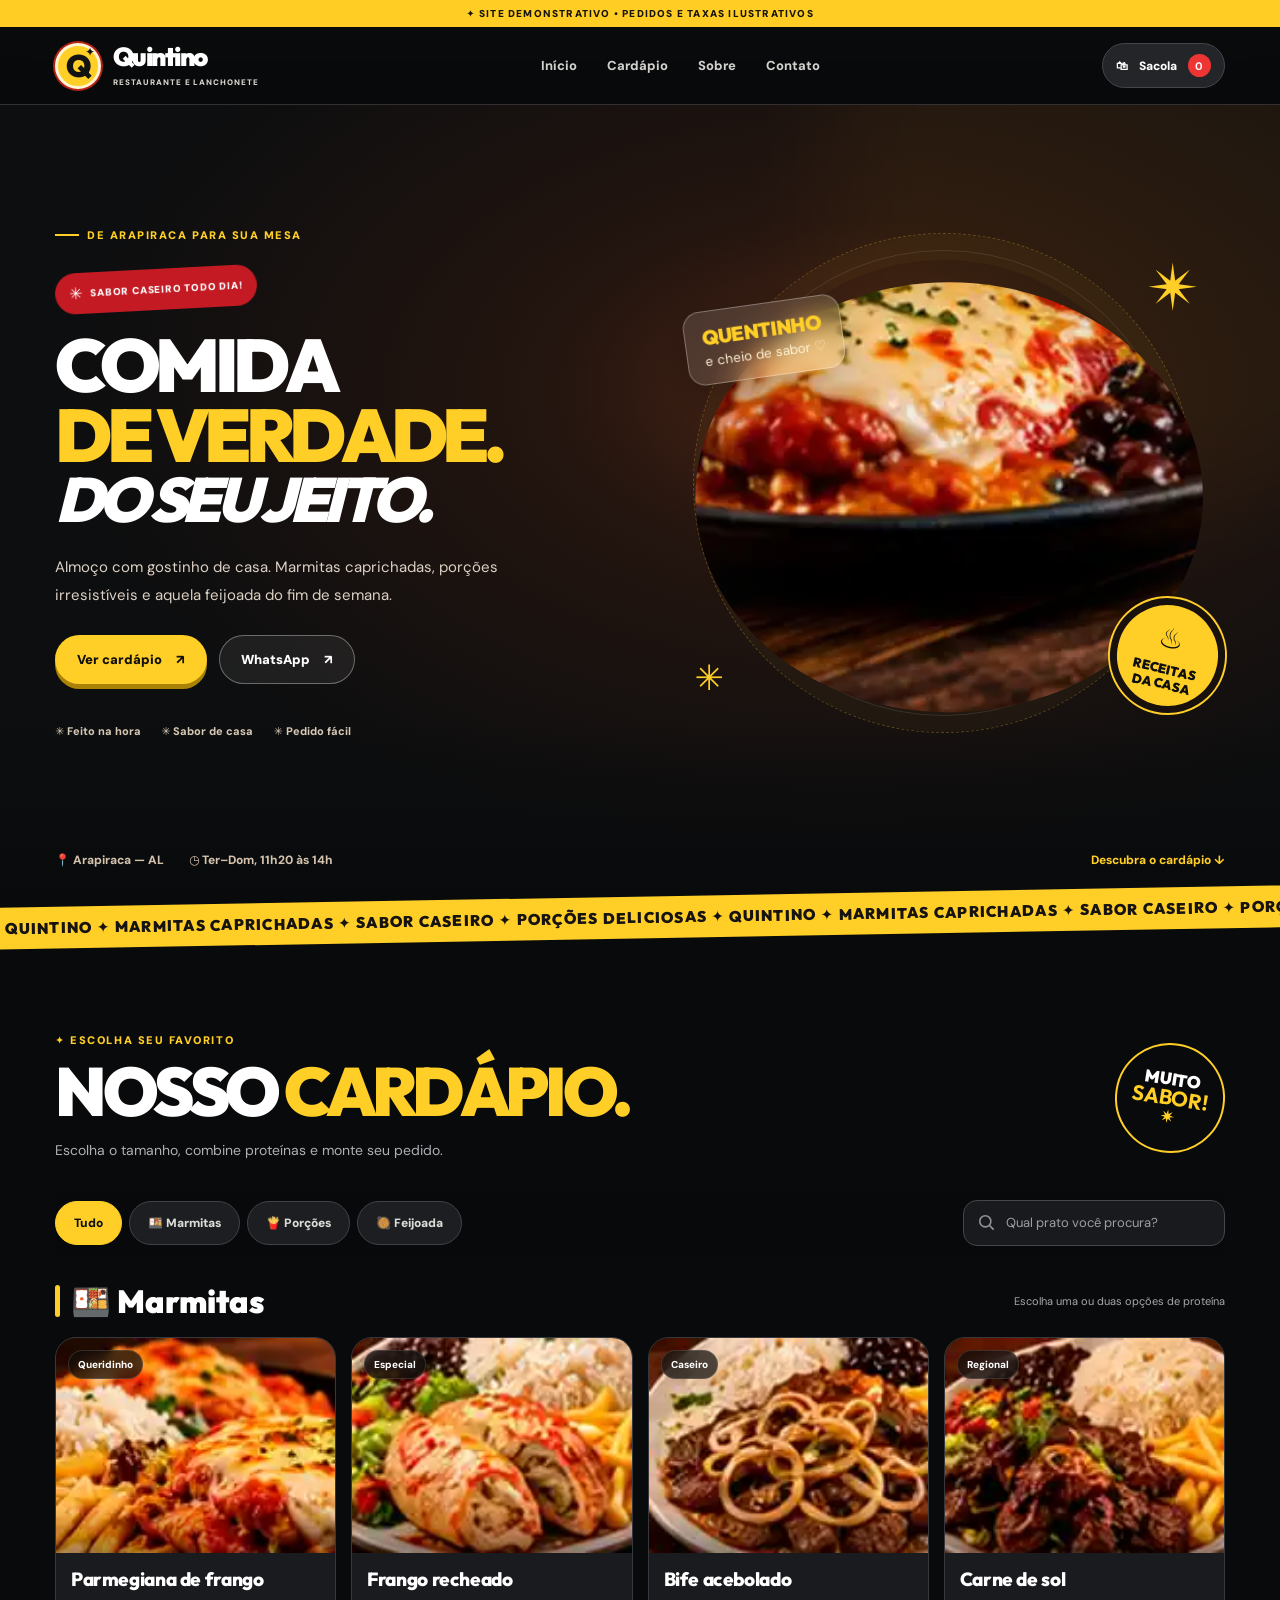
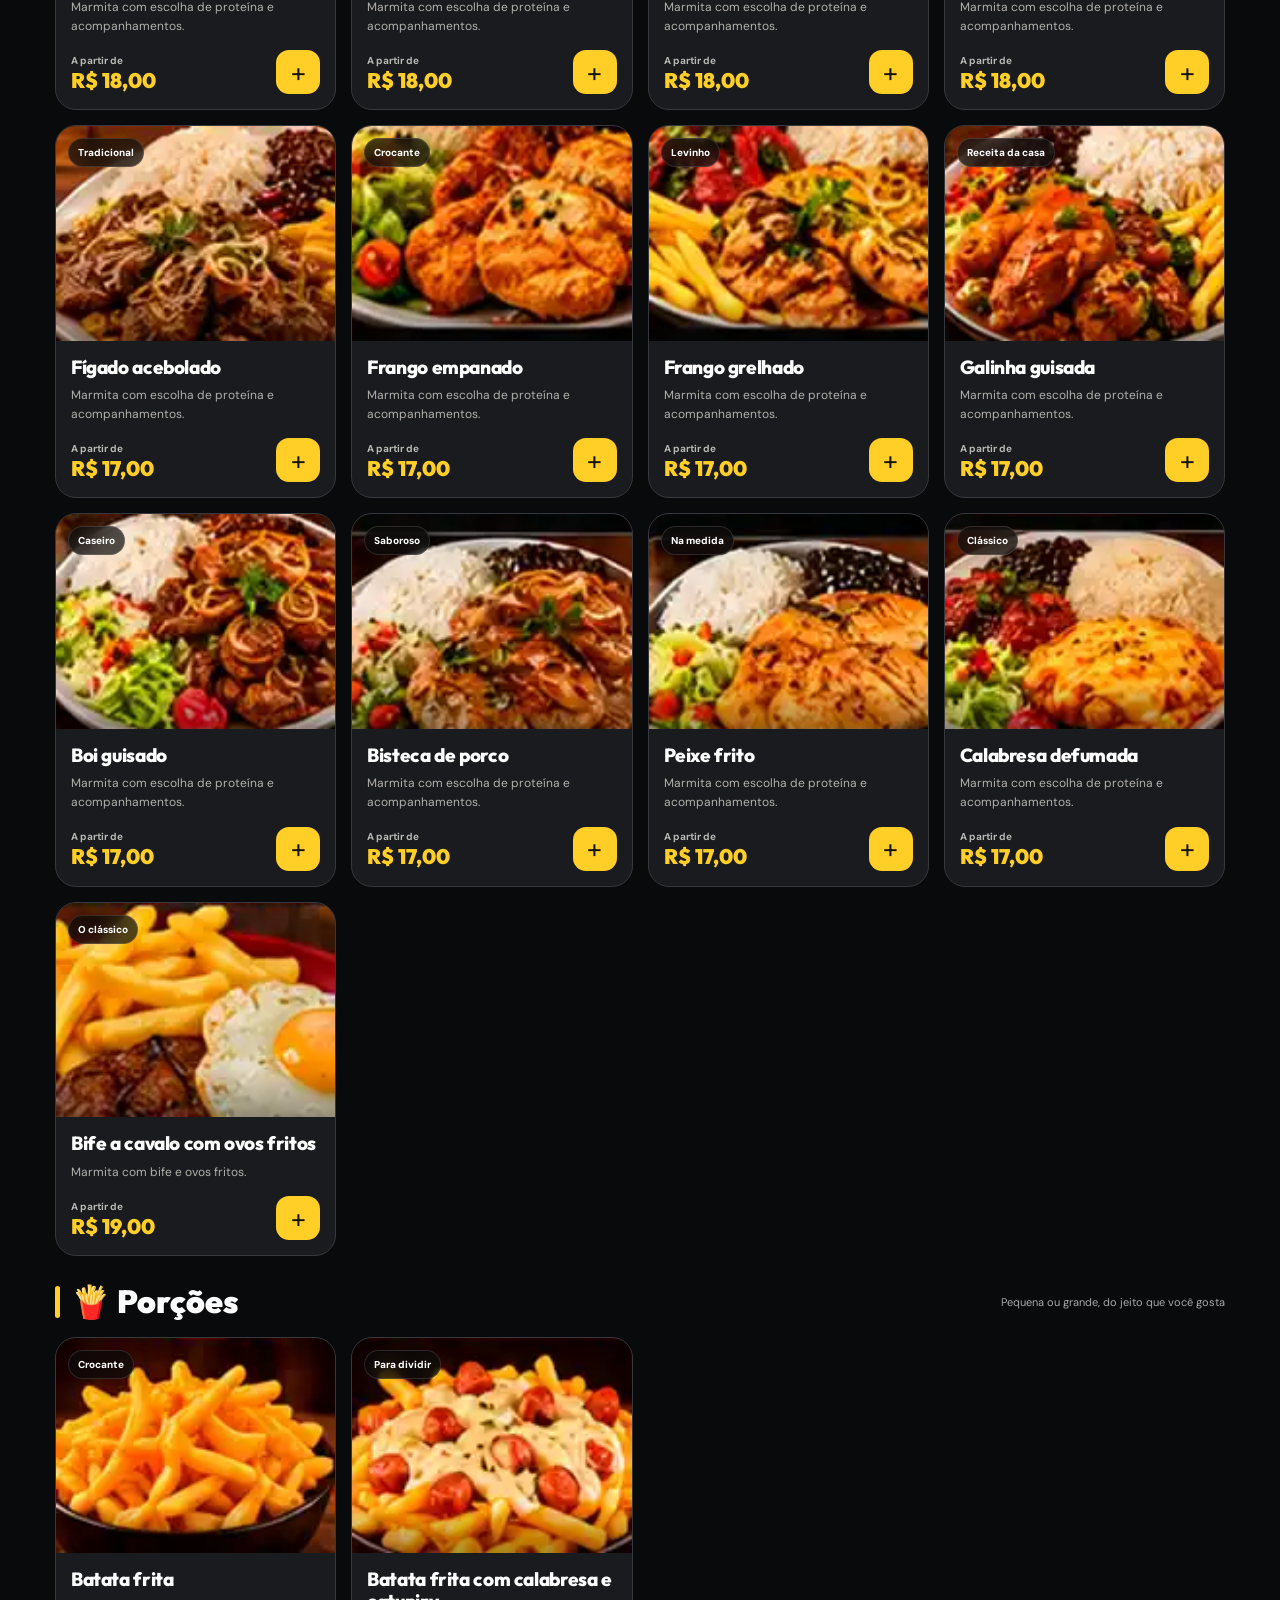
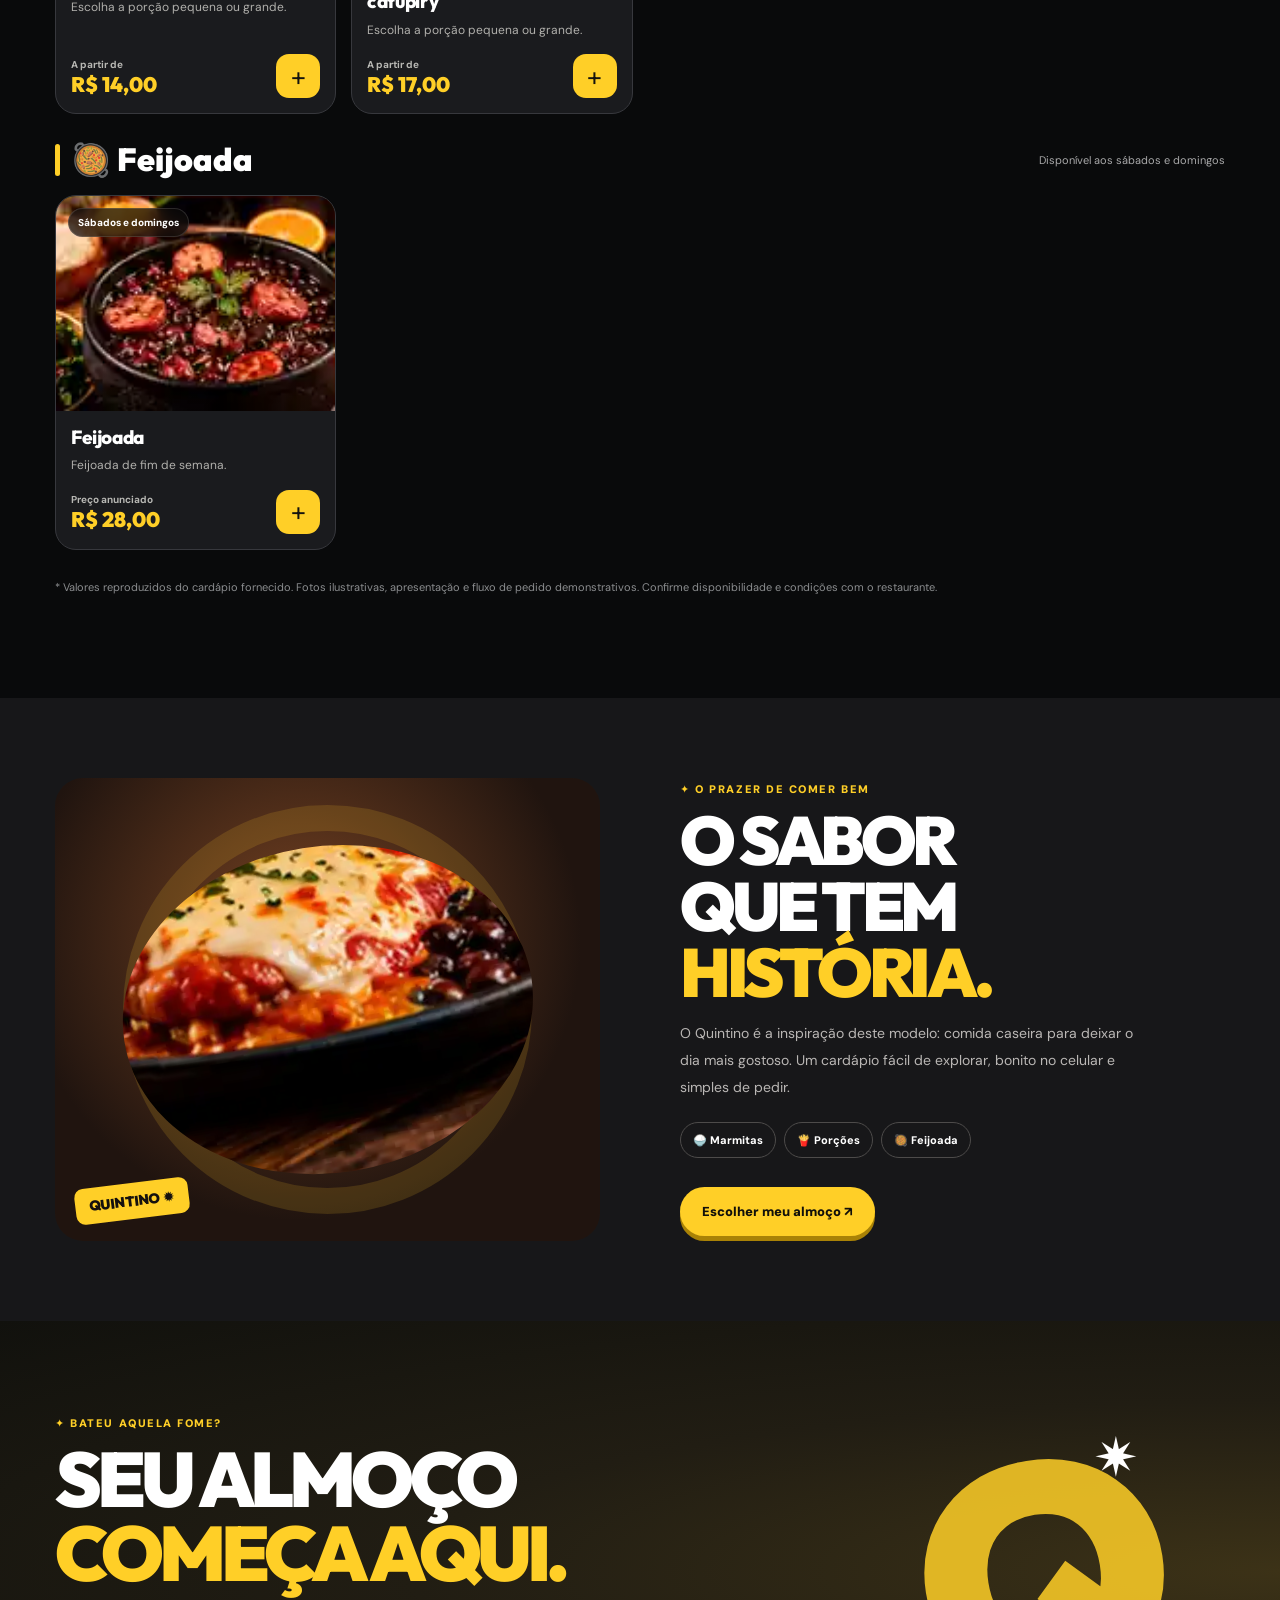
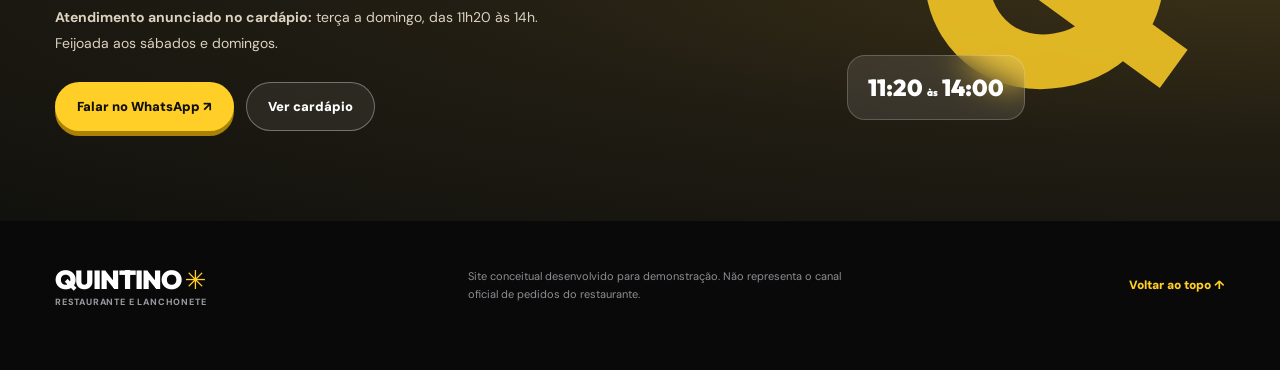
<file: quintino/index.html>
<!doctype html>
<html lang="pt-BR">
<head>
  <meta charset="utf-8">
  <meta name="viewport" content="width=device-width,initial-scale=1,viewport-fit=cover">
  <meta name="theme-color" content="#090a0b">
  <meta name="description" content="Quintino Restaurante e Lanchonete: sabor caseiro todo dia. Confira nosso cardápio ilustrativo com marmitas, porções e feijoada.">
  <title>Quintino | Restaurante e Lanchonete — Demonstração</title>
  <link rel="preconnect" href="https://fonts.googleapis.com">
  <link rel="preconnect" href="https://fonts.gstatic.com" crossorigin>
  <link href="https://fonts.googleapis.com/css2?family=DM+Sans:wght@400;500;600;700;800&family=Outfit:wght@400;500;600;700;800;900&display=swap" rel="stylesheet">
  <link rel="stylesheet" href="./style.css">
  <script src="./app.js" defer></script>
</head>
<body>
  <a href="#cardapio" class="skip">Pular para o cardápio</a>
  <div class="demo-note">✦ SITE DEMONSTRATIVO • PEDIDOS E TAXAS ILUSTRATIVOS</div>
  <header class="header" id="topo">
    <a href="#inicio" class="wordmark" aria-label="Quintino, voltar ao início"><span class="emblem" aria-hidden="true">Q<span>✦</span></span><span><b>Quintino</b><small>RESTAURANTE E LANCHONETE</small></span></a>
    <nav class="desktop-links" aria-label="Menu principal"><a href="#inicio">Início</a><a href="#cardapio">Cardápio</a><a href="#sobre">Sobre</a><a href="#contato">Contato</a></nav>
    <button class="header-bag" id="header-bag" type="button" data-open-cart aria-label="Abrir sacola de pedidos"><span aria-hidden="true">🛍</span><span>Sacola</span><b data-count>0</b></button>
  </header>
  <main>
    <section class="hero" id="inicio" aria-labelledby="hero-title">
      <div class="hero-light" aria-hidden="true"></div>
      <div class="hero-content container">
        <div class="hero-copy">
          <div class="kicker"><span class="kicker-line"></span> DE ARAPIRACA PARA SUA MESA</div>
          <div class="hero-seal"><span aria-hidden="true">✳</span> SABOR CASEIRO TODO DIA!</div>
          <h1 id="hero-title"><span class="type-line">COMIDA</span><span class="type-line yellow">DE VERDADE.</span><span class="type-line italic">DO SEU JEITO.</span></h1>
          <p>Almoço com gostinho de casa. Marmitas caprichadas, porções irresistíveis e aquela feijoada do fim de semana.</p>
          <div class="hero-actions"><a class="button yellow-button" href="#cardapio">Ver cardápio <span aria-hidden="true">↗</span></a><a class="button ghost-button" href="https://wa.me/5582993188030?text=Ol%C3%A1%21%20Vim%20pela%20demonstra%C3%A7%C3%A3o%20do%20site%20Quintino." target="_blank" rel="noopener noreferrer">WhatsApp <span aria-hidden="true">↗</span></a></div>
          <div class="hero-points"><span>✳ Feito na hora</span><span>✳ Sabor de casa</span><span>✳ Pedido fácil</span></div>
        </div>
        <div class="hero-visual" aria-hidden="true">
          <div class="plate-orbit"></div><div class="hero-photo"></div><span class="star large">✴</span><span class="star small">✳</span><span class="glass-label"><b>QUENTINHO</b><small>e cheio de sabor ♡</small></span>
          <div class="chef-stamp"><span>♨</span><strong>RECEITAS<br>DA CASA</strong></div>
        </div>
      </div>
      <div class="hero-bottom container"><span>📍 Arapiraca — AL</span><span>◷ Ter–Dom, 11h20 às 14h</span><a href="#cardapio" aria-label="Ir para cardápio">Descubra o cardápio <span aria-hidden="true">↓</span></a></div>
    </section>
    <div class="marquee" aria-hidden="true"><div>✦ QUINTINO ✦ MARMITAS CAPRICHADAS ✦ SABOR CASEIRO ✦ PORÇÕES DELICIOSAS ✦ QUINTINO ✦ MARMITAS CAPRICHADAS ✦ SABOR CASEIRO ✦ PORÇÕES DELICIOSAS ✦ </div></div>
    <section id="cardapio" class="menu-section section container" aria-labelledby="menu-title">
      <div class="section-intro reveal"><div><div class="mini-label">✦ ESCOLHA SEU FAVORITO</div><h2 id="menu-title">NOSSO <em>CARDÁPIO.</em></h2><p>Escolha o tamanho, combine proteínas e monte seu pedido.</p></div><span class="menu-stamp">MUITO<br><strong>SABOR!</strong><small>✷</small></span></div>
      <div class="menu-tools reveal"><div class="filter-track" role="group" aria-label="Filtrar cardápio"><button type="button" class="filter active" data-filter="todos" aria-pressed="true">Tudo</button><button type="button" class="filter" data-filter="marmitas" aria-pressed="false">🍱 Marmitas</button><button type="button" class="filter" data-filter="porcoes" aria-pressed="false">🍟 Porções</button><button type="button" class="filter" data-filter="feijoada" aria-pressed="false">🥘 Feijoada</button></div><label class="searchbox"><svg width="19" height="19" viewBox="0 0 24 24" fill="none" stroke="currentColor" stroke-width="2" aria-hidden="true"><circle cx="10.5" cy="10.5" r="7"></circle><path d="m16 16 5 5"></path></svg><input type="search" id="search" aria-label="Buscar prato" placeholder="Qual prato você procura?"></label></div>
      <div id="menu-results" aria-live="polite"></div>
      <p class="menu-remark">* Valores reproduzidos do cardápio fornecido. Fotos ilustrativas, apresentação e fluxo de pedido demonstrativos. Confirme disponibilidade e condições com o restaurante.</p>
    </section>
    <section class="story" id="sobre"><div class="container story-grid"><div class="story-photo" aria-hidden="true"><div class="story-food"></div><span>QUINTINO ✹</span></div><div class="story-copy reveal"><div class="mini-label">✦ O PRAZER DE COMER BEM</div><h2>O SABOR<br>QUE TEM <em>HISTÓRIA.</em></h2><p>O Quintino é a inspiração deste modelo: comida caseira para deixar o dia mais gostoso. Um cardápio fácil de explorar, bonito no celular e simples de pedir.</p><div class="story-benefits"><span>🍚 Marmitas</span><span>🍟 Porções</span><span>🥘 Feijoada</span></div><a class="button yellow-button" href="#cardapio">Escolher meu almoço ↗</a></div></div></section>
    <section class="hours section" id="contato"><div class="container hours-inner reveal"><div class="hours-text"><div class="mini-label">✦ BATEU AQUELA FOME?</div><h2>SEU ALMOÇO<br><em>COMEÇA AQUI.</em></h2><p><strong>Atendimento anunciado no cardápio:</strong> terça a domingo, das 11h20 às 14h. Feijoada aos sábados e domingos.</p><div class="hours-buttons"><a class="button yellow-button" href="https://wa.me/5582993188030?text=Ol%C3%A1%21%20Vim%20pelo%20site%20demonstrativo%20Quintino." target="_blank" rel="noopener noreferrer">Falar no WhatsApp ↗</a><a class="button ghost-button" href="#cardapio">Ver cardápio</a></div></div><div class="hours-art" aria-hidden="true"><span class="big-q">Q</span><span class="sparklet">✷</span><span class="clock">11:20 <small>às</small> 14:00</span></div></div></section>
  </main>
  <footer class="footer"><div class="container footer-inner"><div class="footer-name">QUINTINO <span>✳</span><small>RESTAURANTE E LANCHONETE</small></div><p>Site conceitual desenvolvido para demonstração. Não representa o canal oficial de pedidos do restaurante.</p><a href="#inicio">Voltar ao topo ↑</a></div></footer>

  <nav class="bottom-toolbar" aria-label="Navegação rápida"><div class="toolbar-inner" id="toolbar">
    <span class="nav-indicator" aria-hidden="true"></span>
    <a class="tool-tab selected" href="#inicio" data-tab="inicio" aria-current="page"><svg viewBox="0 0 24 24" aria-hidden="true"><path d="m3 10 9-7 9 7v10a1 1 0 0 1-1 1h-5v-7H9v7H4a1 1 0 0 1-1-1z"/></svg><span>Início</span></a>
    <a class="tool-tab" href="#cardapio" data-tab="cardapio"><svg viewBox="0 0 24 24" aria-hidden="true"><path d="M5 2v9m4-9v9M5 6h4M7 11v11M16 2v20m0-20c7 3 7 10 0 10"/></svg><span>Cardápio</span></a>
    <button class="tool-tab" type="button" data-open-cart data-tab="carrinho"><svg viewBox="0 0 24 24" aria-hidden="true"><circle cx="9" cy="20" r="1"/><circle cx="19" cy="20" r="1"/><path d="M2 3h2l3 13h13l2-10H5"/></svg><span>Carrinho</span><b data-count>0</b></button>
    <a class="tool-tab" href="#contato" data-tab="contato"><svg viewBox="0 0 24 24" aria-hidden="true"><path d="M20 11.5a8.5 8.5 0 0 1-12.5 7.5L3 20l1.2-4.2A8.5 8.5 0 1 1 20 11.5Z"/><path d="M8 9q1 5 7 6l1.2-1.5-2.6-1.4-1 1.1a7 7 0 0 1-2.4-2.4l1.2-1-1.4-2.6Z"/></svg><span>Contato</span></a>
  </div></nav>

  <div class="overlay" id="product-overlay" hidden><section class="sheet product-sheet" role="dialog" aria-modal="true" aria-labelledby="product-heading"><div class="sheet-grip" aria-hidden="true"></div><div class="sheet-header"><h2 id="product-heading">Monte seu prato</h2><button class="icon-close" data-close-product type="button" aria-label="Fechar opções">×</button></div><div class="sheet-body" id="product-options"></div><div class="sheet-footer"><div><small>Subtotal</small><strong id="product-total">R$ 0,00</strong></div><button type="button" class="button yellow-button" id="add-custom">Adicionar à sacola <span aria-hidden="true">↗</span></button></div></section></div>
  <div class="overlay" id="cart-overlay" hidden><section class="sheet cart-sheet" role="dialog" aria-modal="true" aria-labelledby="cart-heading"><div class="sheet-grip" aria-hidden="true"></div><div class="sheet-header"><div><div class="mini-label">✦ QUASE LÁ</div><h2 id="cart-heading">SUA SACOLA <span data-count>0</span></h2></div><button class="icon-close" data-close-cart type="button" aria-label="Fechar sacola">×</button></div><div class="sheet-body cart-body"><div id="cart-items" aria-live="polite"></div><form id="checkout-form"><div class="form-heading">📍 ENTREGA OU RETIRADA</div><label class="field">Seu nome <span>*</span><input type="text" name="customer" id="customer" required maxlength="80" autocomplete="name" placeholder="Como podemos chamar você?"></label><label class="field">Recebimento <span>*</span><select id="delivery" name="delivery" required><option value="retirada">Retirar no local (demonstrativo)</option><option value="centro">Centro — R$ 5,00 (simulação)</option><option value="brasilia">Brasília — R$ 6,00 (simulação)</option><option value="capiata">Capiatã — R$ 7,00 (simulação)</option><option value="primavera">Primavera — R$ 8,00 (simulação)</option></select></label><label class="field" id="address-field" hidden>Endereço completo <span>*</span><input type="text" name="address" id="address" placeholder="Rua, número e referência" autocomplete="street-address" maxlength="180"></label><label class="field">Observações (opcional)<textarea name="note" id="note" placeholder="Alguma observação para o pedido?" maxlength="400" rows="2"></textarea></label></form><p class="cart-legal">Atenção: esta é uma simulação. As taxas e a opção de retirada não são ofertas reais. O WhatsApp abrirá com sua mensagem para revisão; nada é enviado automaticamente.</p></div><div class="sheet-footer cart-footer"><div class="totals"><div><span>Itens</span><strong id="subtotal">R$ 0,00</strong></div><div><span>Entrega ilustrativa</span><strong id="shipping">R$ 0,00</strong></div><div class="final-total"><span>Total demonstrativo</span><strong id="grand-total">R$ 0,00</strong></div></div><button class="button whatsapp-button" id="checkout" type="submit" form="checkout-form">Continuar pelo WhatsApp <span aria-hidden="true">↗</span></button></div></section></div>
  <div class="toast" id="toast" role="status" aria-live="polite"></div>
</body>
</html>
</file>
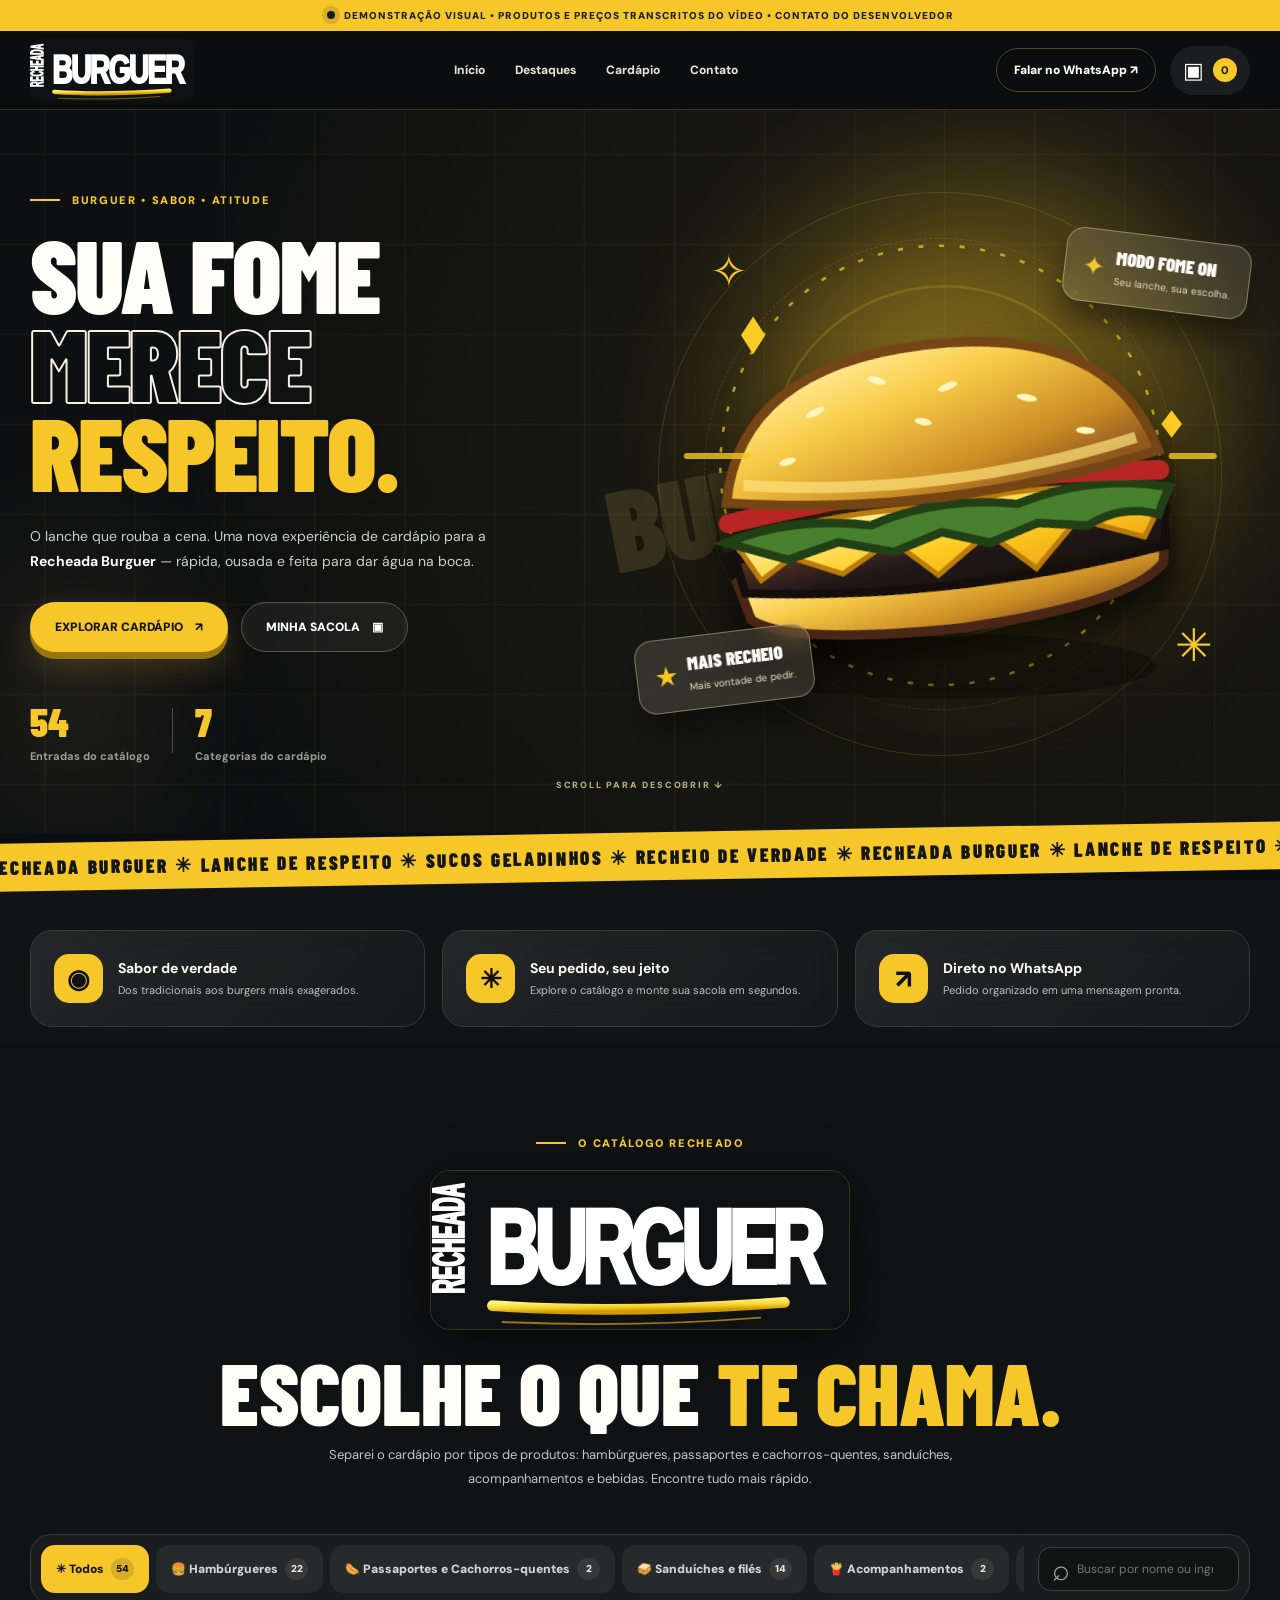
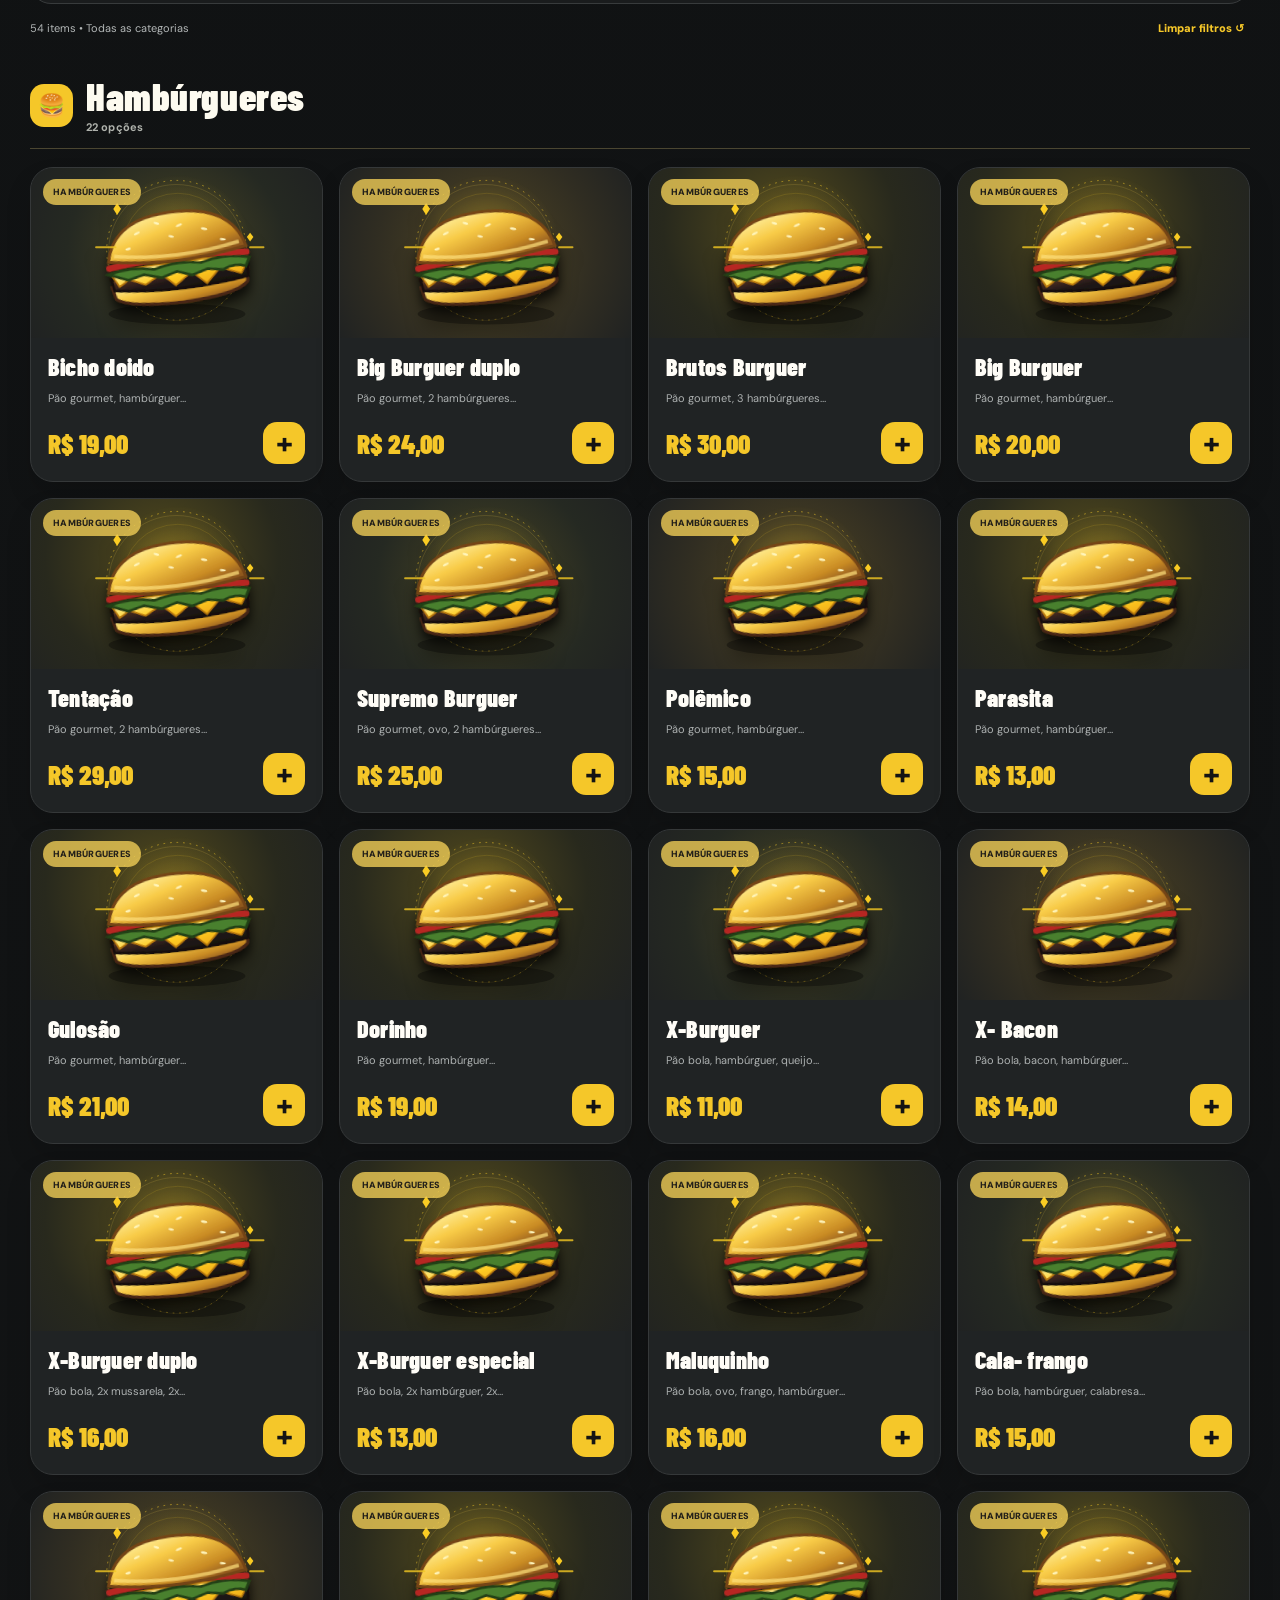
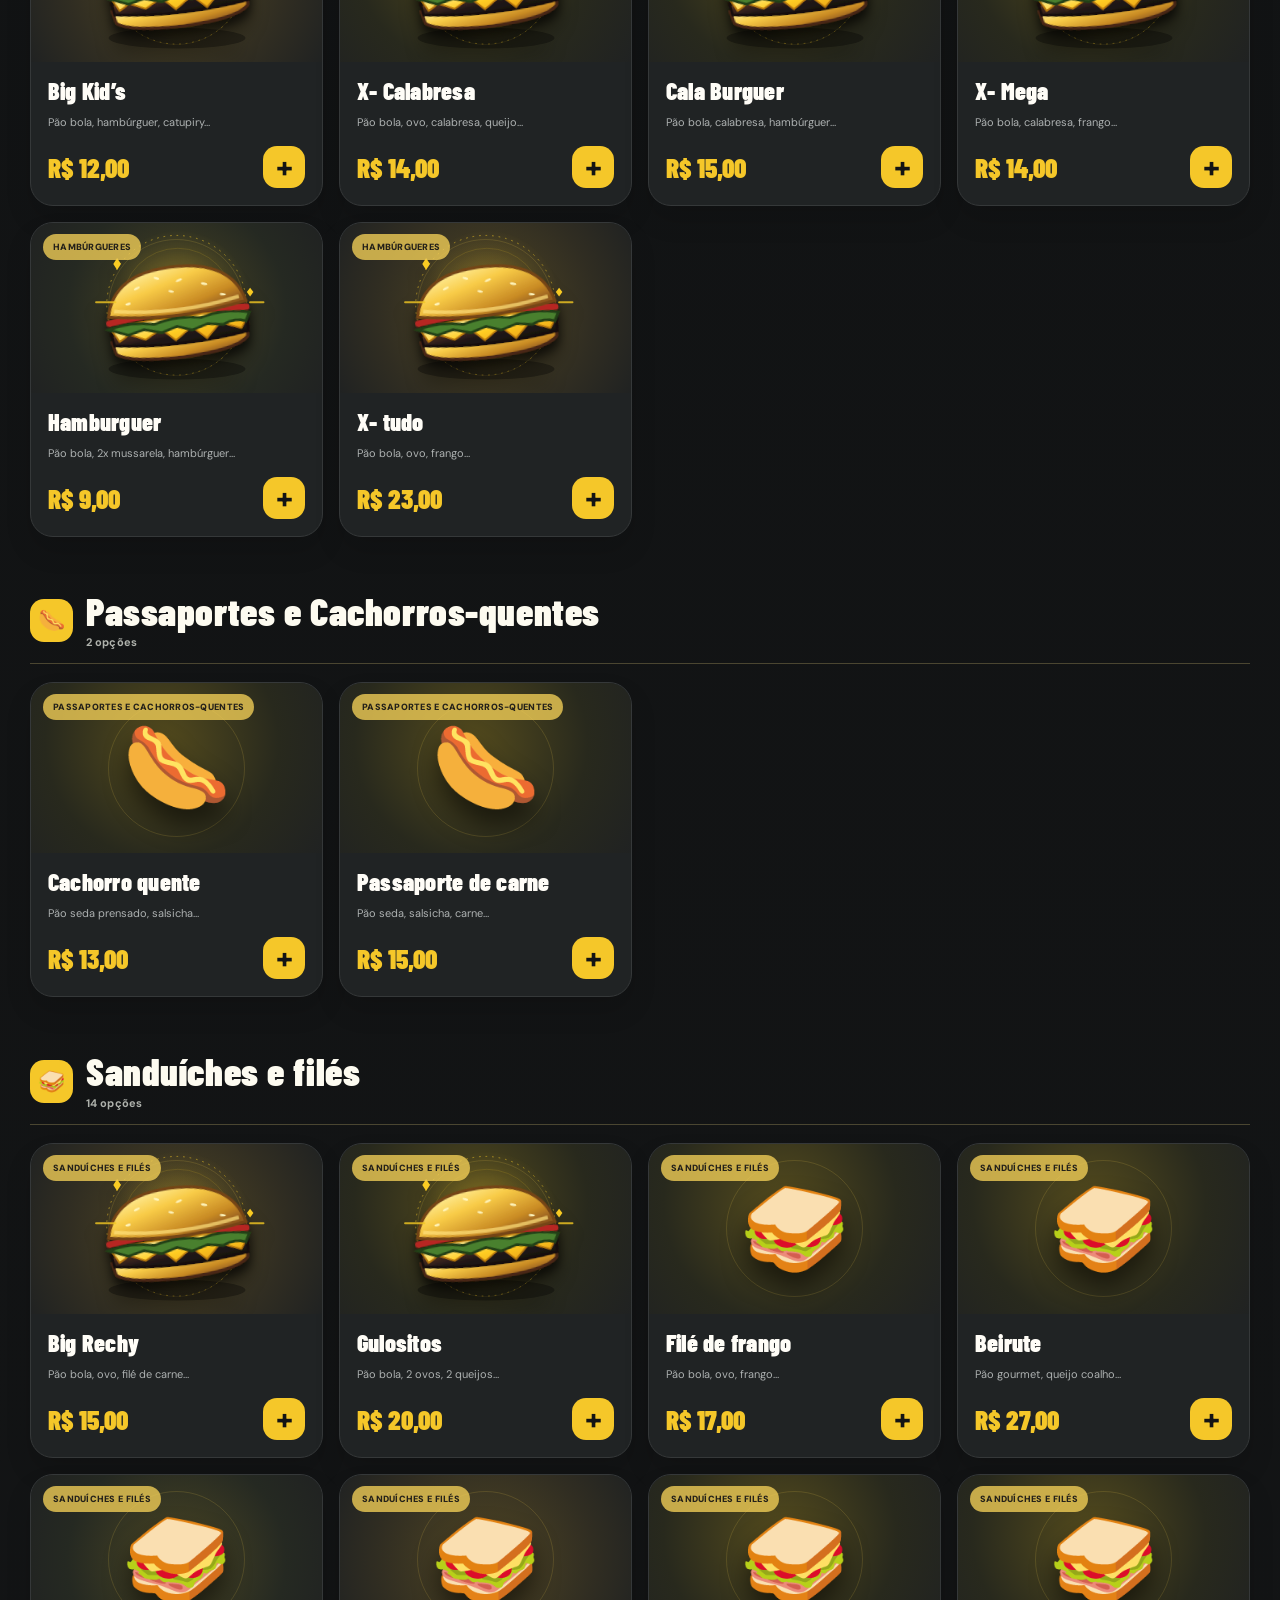
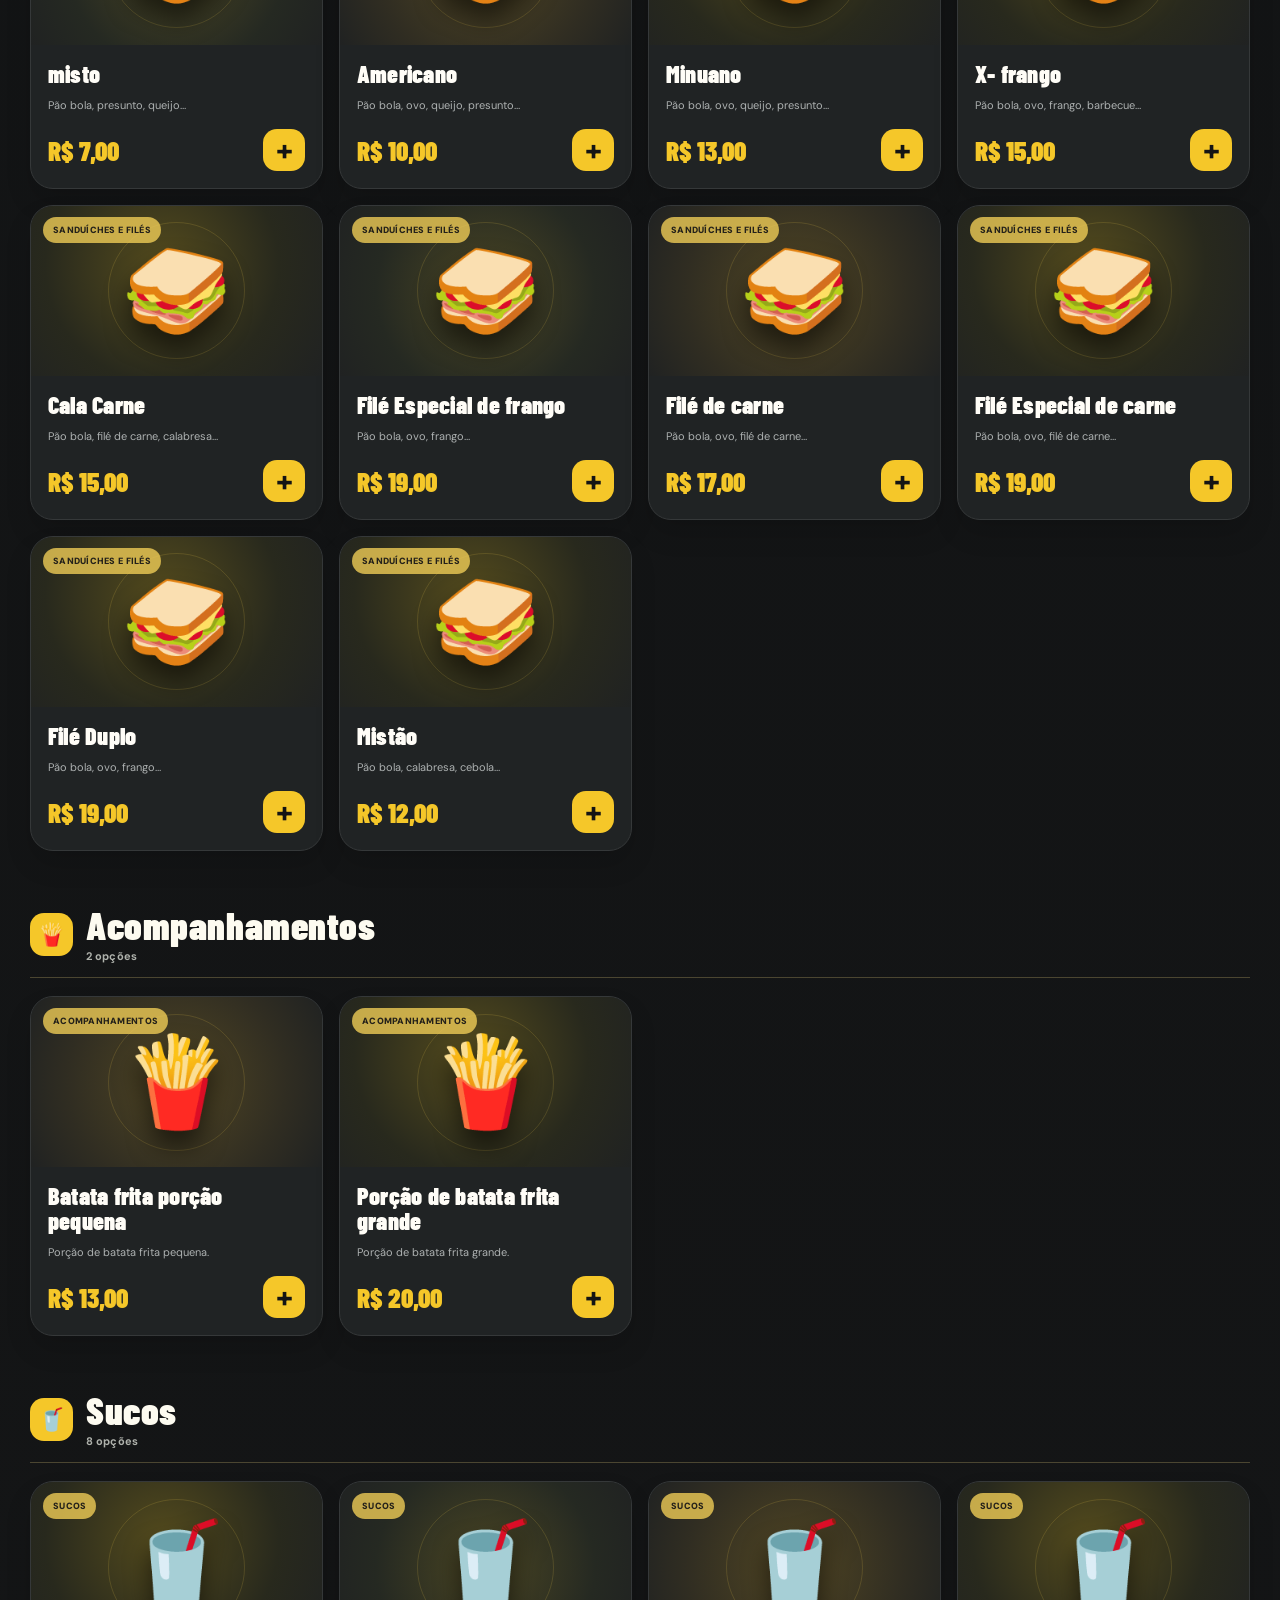
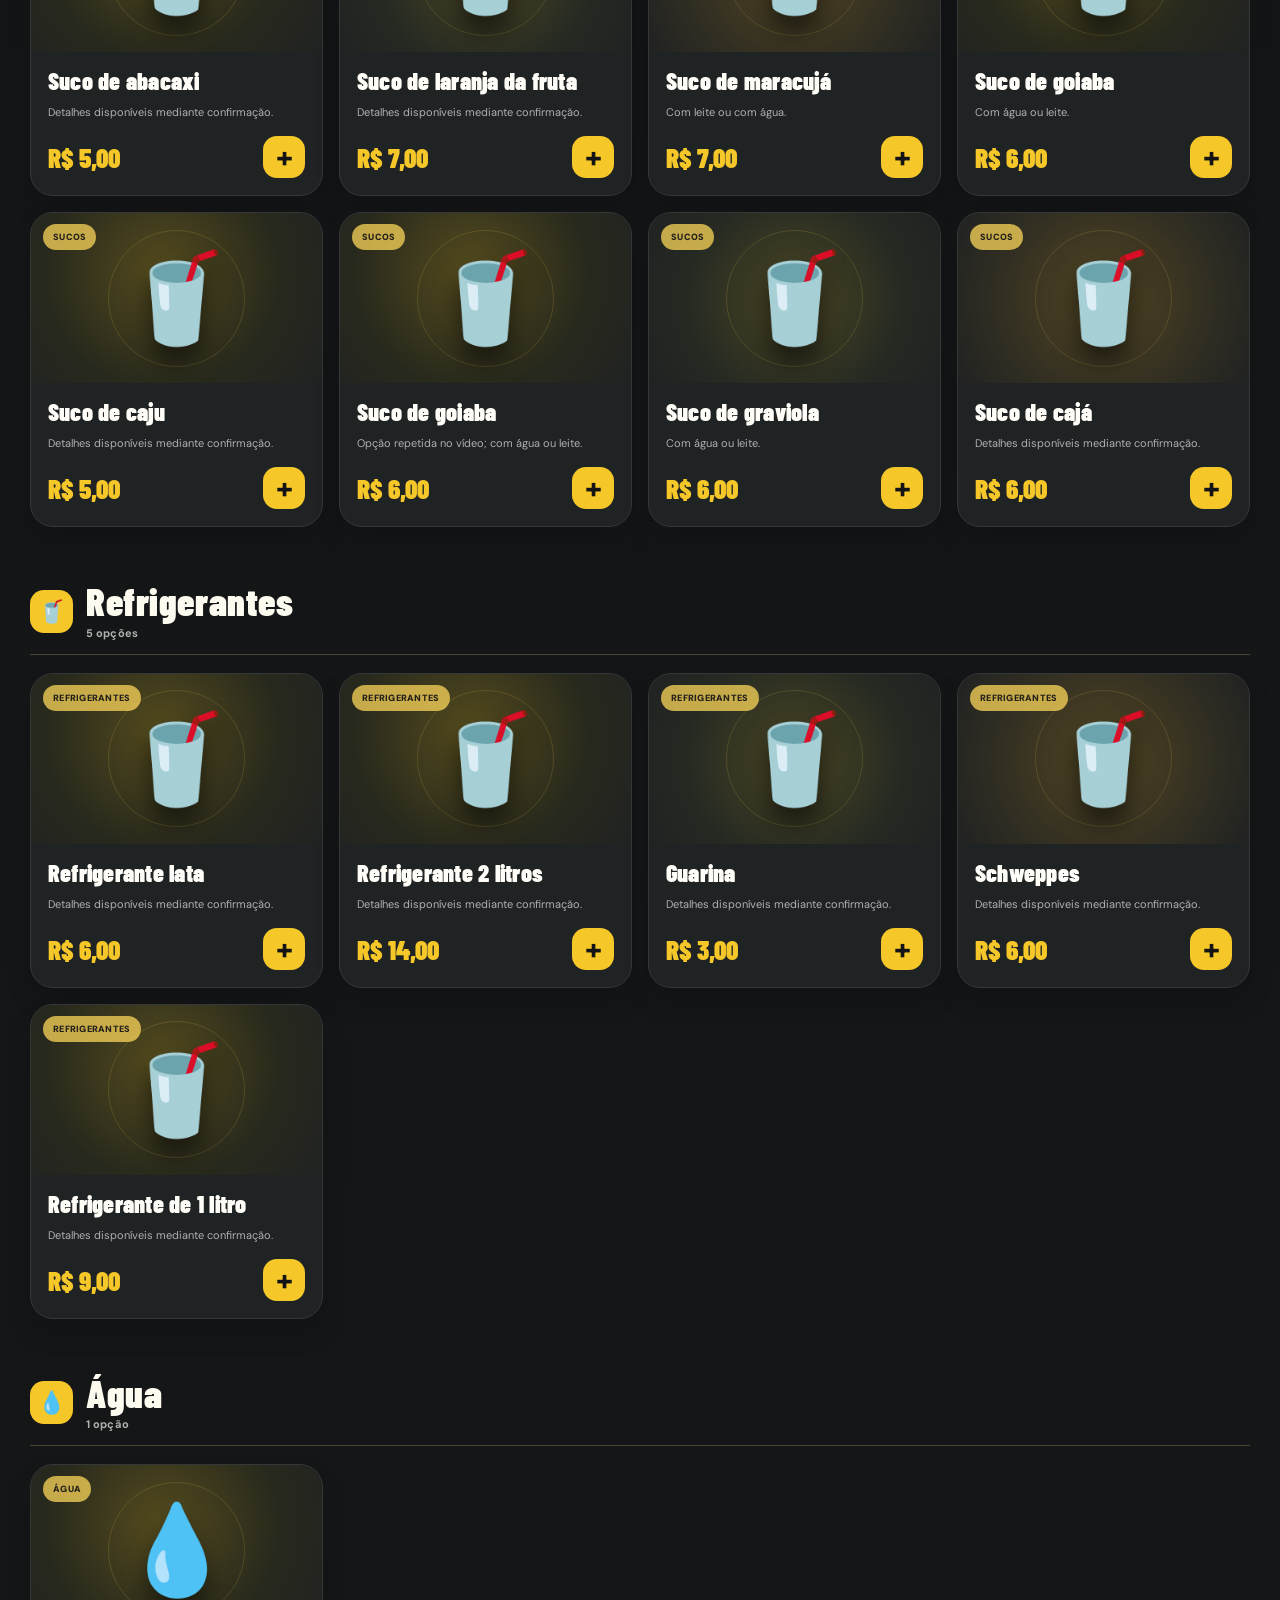
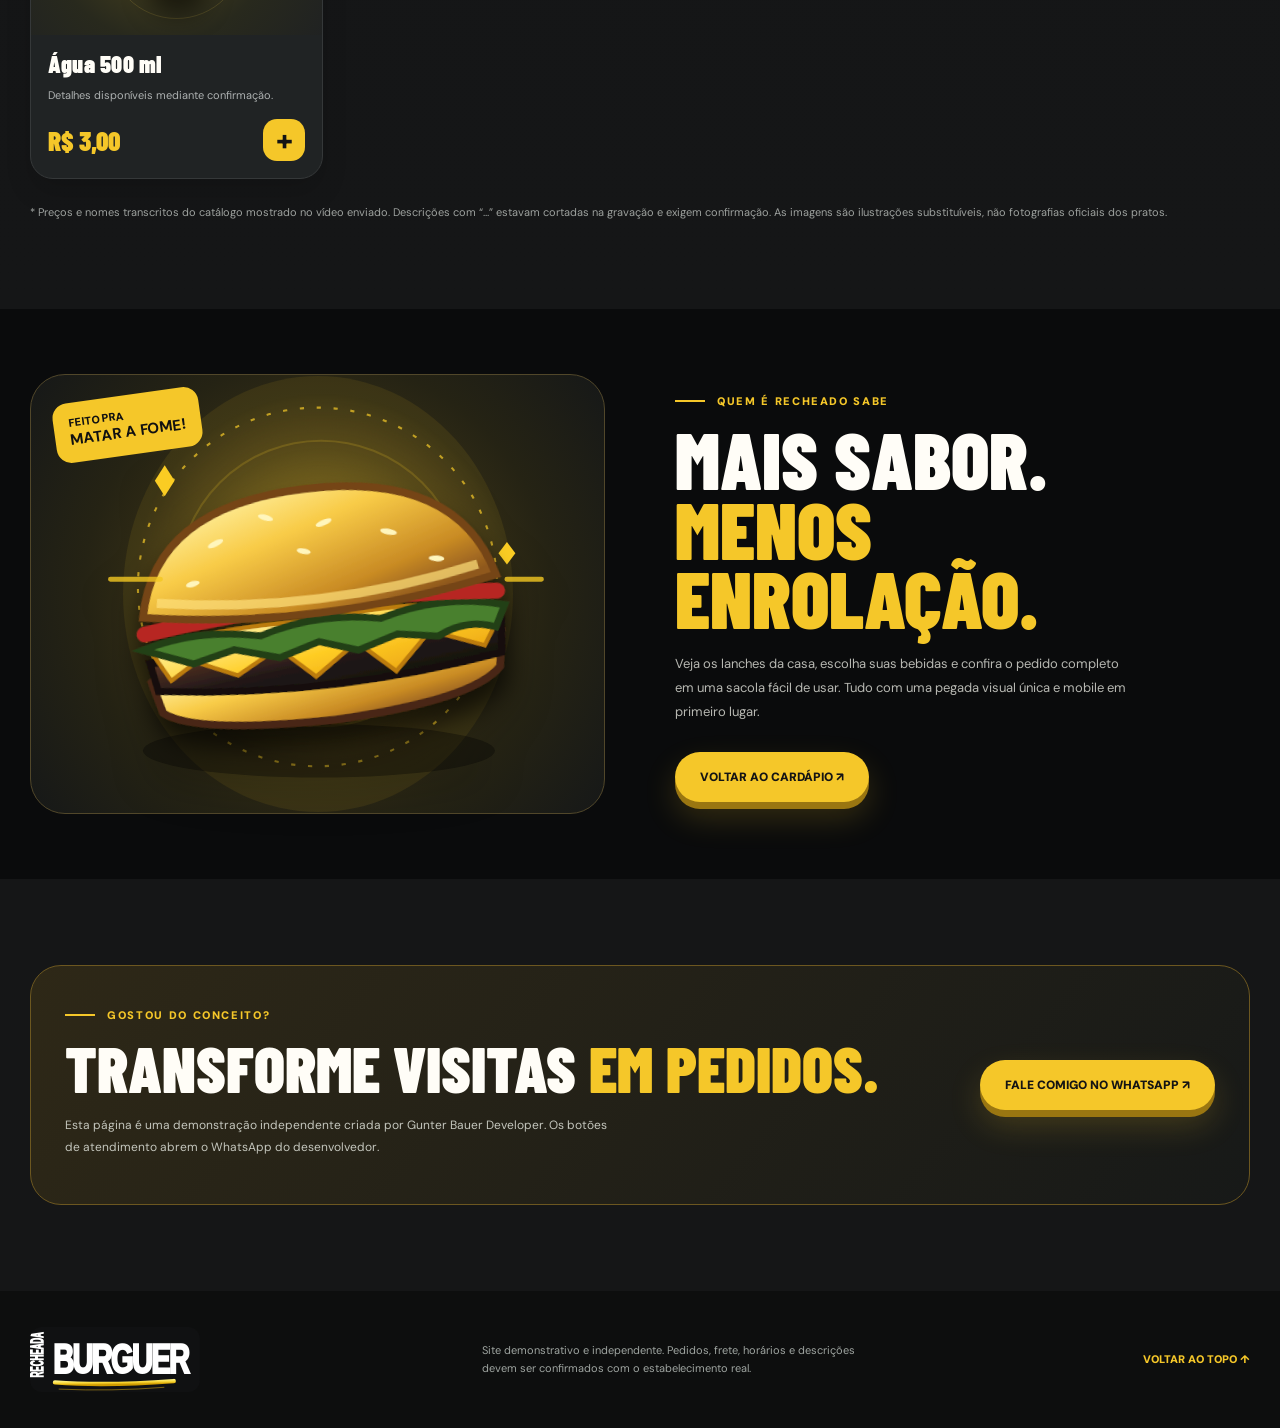
<file: recheadob/index.html>
<!doctype html>
<html lang="pt-BR">
<head>
 <meta charset="UTF-8"><meta name="viewport" content="width=device-width,initial-scale=1,viewport-fit=cover">
 <meta name="theme-color" content="#111213">
 <meta name="description" content="Recheada Burguer — demonstração moderna de cardápio digital, com produtos, carrinho e atendimento pelo WhatsApp.">
 <title>Recheada Burguer | A fome pede mais</title>
 <link rel="preconnect" href="https://fonts.googleapis.com"><link rel="preconnect" href="https://fonts.gstatic.com" crossorigin>
 <link href="https://fonts.googleapis.com/css2?family=Barlow+Condensed:wght@500;600;700;800;900&family=DM+Sans:wght@400;500;600;700;800;900&display=swap" rel="stylesheet">
 <link rel="stylesheet" href="./style.css">
 <script src="./catalog.js" defer></script><script src="./app.js" defer></script>
</head>
<body>
 <a href="#cardapio" class="skip-link">Pular para o cardápio</a>
 <div class="demo-bar"><span class="pulse-dot"></span> DEMONSTRAÇÃO VISUAL • PRODUTOS E PREÇOS TRANSCRITOS DO VÍDEO • CONTATO DO DESENVOLVEDOR</div>
 <header class="top-header">
  <div class="wrap nav">
   <a class="brand" href="#inicio" aria-label="Recheada Burguer — voltar ao início">
    <img src="./assets/logo.svg" alt="Logo Recheada Burguer" width="165" height="63">
   </a>
   <nav class="desktop-nav" aria-label="Menu principal">
    <a href="#inicio">Início</a><a href="#destaques">Destaques</a><a href="#cardapio">Cardápio</a><a href="#contato">Contato</a>
   </nav>
   <div class="nav-end">
    <a class="nav-wa" href="https://wa.me/5582993188030?text=Ol%C3%A1%21%20Gostei%20da%20demonstra%C3%A7%C3%A3o%20Recheada%20Burguer." target="_blank" rel="noopener noreferrer">Falar no WhatsApp ↗</a>
    <button class="cart-trigger" type="button" data-open-cart aria-label="Abrir sacola"><span aria-hidden="true">▣</span><b data-cart-count>0</b></button>
   </div>
  </div>
 </header>
 <main>
  <section class="hero" id="inicio">
   <div class="hero-glow glow-1"></div><div class="hero-glow glow-2"></div>
   <div class="wrap hero-grid">
    <div class="hero-copy">
     <span class="eyebrow gold"><i></i> BURGUER • SABOR • ATITUDE</span>
     <h1><span class="kinetic"><span>SUA FOME</span></span><span class="kinetic"><span class="outline-text">MERECE</span></span><span class="kinetic"><span class="yellow">RESPEITO.</span></span></h1>
     <p>O lanche que rouba a cena. Uma nova experiência de cardápio para a <strong>Recheada Burguer</strong> — rápida, ousada e feita para dar água na boca.</p>
     <div class="hero-actions"><a href="#cardapio" class="btn btn-yellow">EXPLORAR CARDÁPIO <span>↗</span></a><button class="btn btn-ghost" type="button" data-open-cart>MINHA SACOLA <span>▣</span></button></div>
     <div class="hero-foot"><div><strong>54</strong><small>Entradas do catálogo</small></div><span class="foot-rule"></span><div><strong>7</strong><small>Categorias do cardápio</small></div></div>
    </div>
    <div class="hero-art" aria-label="Ilustração estilizada de hambúrguer em dourado e preto">
     <div class="hero-ring ring-a"></div><div class="hero-ring ring-b"></div>
     <div class="word-behind" aria-hidden="true">BURGUER</div>
     <img class="burger-hero" src="./assets/burger-hero.svg" width="720" height="620" alt="Hambúrguer generoso ilustrado com pão dourado, queijo, carne e vegetais" fetchpriority="high">
     <div class="floating-glass glass-a"><span class="bolt">✦</span><div><strong>MODO FOME ON</strong><small>Seu lanche, sua escolha.</small></div></div>
     <div class="floating-glass glass-b"><span>★</span><div><strong>MAIS RECHEIO</strong><small>Mais vontade de pedir.</small></div></div>
     <span class="sprinkle sprinkle-a" aria-hidden="true">✧</span><span class="sprinkle sprinkle-b" aria-hidden="true">✳</span>
    </div>
   </div>
   <div class="hero-side-text" aria-hidden="true">SCROLL PARA DESCOBRIR ↓</div>
  </section>
  <div class="marquee" aria-hidden="true"><div>RECHEADA BURGUER ✳ LANCHE DE RESPEITO ✳ SUCOS GELADINHOS ✳ RECHEIO DE VERDADE ✳ RECHEADA BURGUER ✳ LANCHE DE RESPEITO ✳ SUCOS GELADINHOS ✳ RECHEIO DE VERDADE ✳ </div></div>

  <section class="feature-section" id="destaques">
   <div class="wrap feature-grid">
    <article class="feature glass-card reveal"><div class="feat-symbol">◉</div><div><h2>Sabor de verdade</h2><p>Dos tradicionais aos burgers mais exagerados.</p></div></article>
    <article class="feature glass-card reveal"><div class="feat-symbol">✳</div><div><h2>Seu pedido, seu jeito</h2><p>Explore o catálogo e monte sua sacola em segundos.</p></div></article>
    <article class="feature glass-card reveal"><div class="feat-symbol">↗</div><div><h2>Direto no WhatsApp</h2><p>Pedido organizado em uma mensagem pronta.</p></div></article>
   </div>
  </section>

  <section class="menu-section section" id="cardapio">
   <div class="wrap">
    <div class="menu-intro reveal">
     <span class="eyebrow gold"><i></i> O CATÁLOGO RECHEADO</span>
     <img class="menu-logo" src="./assets/logo.svg" alt="Recheada Burguer — marca em preto, branco e amarelo" loading="lazy">
     <h2>ESCOLHE O QUE <em>TE CHAMA.</em></h2>
     <p>Separei o cardápio por tipos de produtos: hambúrgueres, passaportes e cachorros-quentes, sanduíches, acompanhamentos e bebidas. Encontre tudo mais rápido.</p>
    </div>
    <div class="menu-tools">
     <div class="filter-row" id="category-filters" role="group" aria-label="Selecionar categoria do cardápio"></div>
     <label class="search-field"><span aria-hidden="true">⌕</span><input type="search" id="search" placeholder="Buscar por nome ou ingrediente..." aria-label="Pesquisar no cardápio" autocomplete="off"></label>
    </div>
    <div class="catalog-head"><span id="result-count">Carregando...</span><button type="button" id="reset" class="reset">Limpar filtros ↺</button></div>
    <div class="product-grid" id="products" aria-live="polite"></div>
    <p class="catalog-footnote">* Preços e nomes transcritos do catálogo mostrado no vídeo enviado. Descrições com “…” estavam cortadas na gravação e exigem confirmação. As imagens são ilustrações substituíveis, não fotografias oficiais dos pratos.</p>
   </div>
  </section>

  <section class="spotlight">
   <div class="wrap spotlight-grid">
    <div class="spotlight-art reveal"><div class="spotlight-circle"><img src="./assets/burger-hero.svg" alt="Ilustração de hambúrguer" loading="lazy"></div><span class="spotlight-sticker">FEITO PRA <strong>MATAR A FOME!</strong></span></div>
    <div class="spotlight-copy reveal"><span class="eyebrow gold"><i></i> QUEM É RECHEADO SABE</span><h2>MAIS SABOR.<br><em>MENOS ENROLAÇÃO.</em></h2><p>Veja os lanches da casa, escolha suas bebidas e confira o pedido completo em uma sacola fácil de usar. Tudo com uma pegada visual única e mobile em primeiro lugar.</p><a href="#cardapio" class="btn btn-yellow">VOLTAR AO CARDÁPIO ↗</a></div>
   </div>
  </section>
  <section class="contact-section section" id="contato">
   <div class="wrap contact-panel reveal">
    <div><span class="eyebrow gold"><i></i> GOSTOU DO CONCEITO?</span><h2>TRANSFORME VISITAS <span>EM PEDIDOS.</span></h2><p>Esta página é uma demonstração independente criada por Gunter Bauer Developer. Os botões de atendimento abrem o WhatsApp do desenvolvedor.</p></div>
    <a class="btn btn-yellow" href="https://wa.me/5582993188030?text=Ol%C3%A1%21%20Quero%20um%20site%20como%20o%20da%20demonstra%C3%A7%C3%A3o%20Recheada%20Burguer." target="_blank" rel="noopener noreferrer">FALE COMIGO NO WHATSAPP ↗</a>
   </div>
  </section>
 </main>
 <footer><div class="wrap footer-content"><img src="./assets/logo.svg" alt="Recheada Burguer" width="170" height="65" loading="lazy"><p>Site demonstrativo e independente. Pedidos, frete, horários e descrições devem ser confirmados com o estabelecimento real.</p><a href="#inicio">VOLTAR AO TOPO ↑</a></div></footer>

 <nav class="mobile-homebar" aria-label="Navegação rápida mobile">
  <span class="homebar-active" aria-hidden="true"></span>
  <a class="home-link active" data-nav="inicio" href="#inicio" aria-current="location"><span aria-hidden="true">⌂</span><small>Início</small></a>
  <a class="home-link" data-nav="cardapio" href="#cardapio"><span aria-hidden="true">▦</span><small>Cardápio</small></a>
  <button class="home-link" type="button" data-open-cart><span aria-hidden="true">▣</span><small>Sacola <b data-cart-count>0</b></small></button>
  <a class="home-link" data-nav="contato" href="#contato"><span aria-hidden="true">✉</span><small>Contato</small></a>
 </nav>

 <div class="backdrop" id="backdrop" hidden></div>
 <aside class="cart-drawer" id="drawer" role="dialog" aria-modal="true" aria-labelledby="cart-title" aria-hidden="true">
  <div class="cart-head"><div><span class="eyebrow gold"><i></i> SUA ESCOLHA</span><h2 id="cart-title">MINHA SACOLA.</h2></div><button class="close" type="button" data-close-cart aria-label="Fechar sacola">×</button></div>
  <div class="cart-scroll">
   <div id="cart-items"></div>
   <form id="order-form">
    <h3>DADOS DO PEDIDO</h3>
    <label class="field">Seu nome <span>*</span><input id="customer" name="customer" autocomplete="name" type="text" maxlength="80" placeholder="Como posso chamar você?" required></label>
    <label class="field">Forma de recebimento<select id="delivery"><option value="Consultar entrega">Consultar entrega</option><option value="Retirada no balcão">Retirada no balcão</option></select></label>
    <label class="field" id="address-label">Bairro e endereço (se for entrega)<input id="address" name="address" autocomplete="street-address" maxlength="180" placeholder="Rua, número, bairro..."></label>
    <label class="field">Observações<textarea id="notes" rows="3" maxlength="360" placeholder="Ex.: sem cebola, preferências do pedido..."></textarea></label>
   </form>
  </div>
  <div class="cart-foot">
   <div class="total-line"><span>Itens</span><b data-cart-count>0</b></div>
   <div class="total-line"><span>Subtotal dos produtos</span><b id="subtotal">R$ 0,00</b></div>
   <div class="total-line"><span>Taxa de entrega</span><b>A confirmar</b></div>
   <button type="submit" form="order-form" class="btn btn-yellow finish" id="finish">ENVIAR PEDIDO PELO WHATSAPP ↗</button>
   <small>Abre o WhatsApp de Gunter Bauer Developer com o pedido preenchido, sem enviar automaticamente. A confirmação não é feita pelo restaurante.</small>
  </div>
 </aside>
 <div class="toast" id="toast" role="status" aria-live="polite"></div>
</body>
</html>
</file>
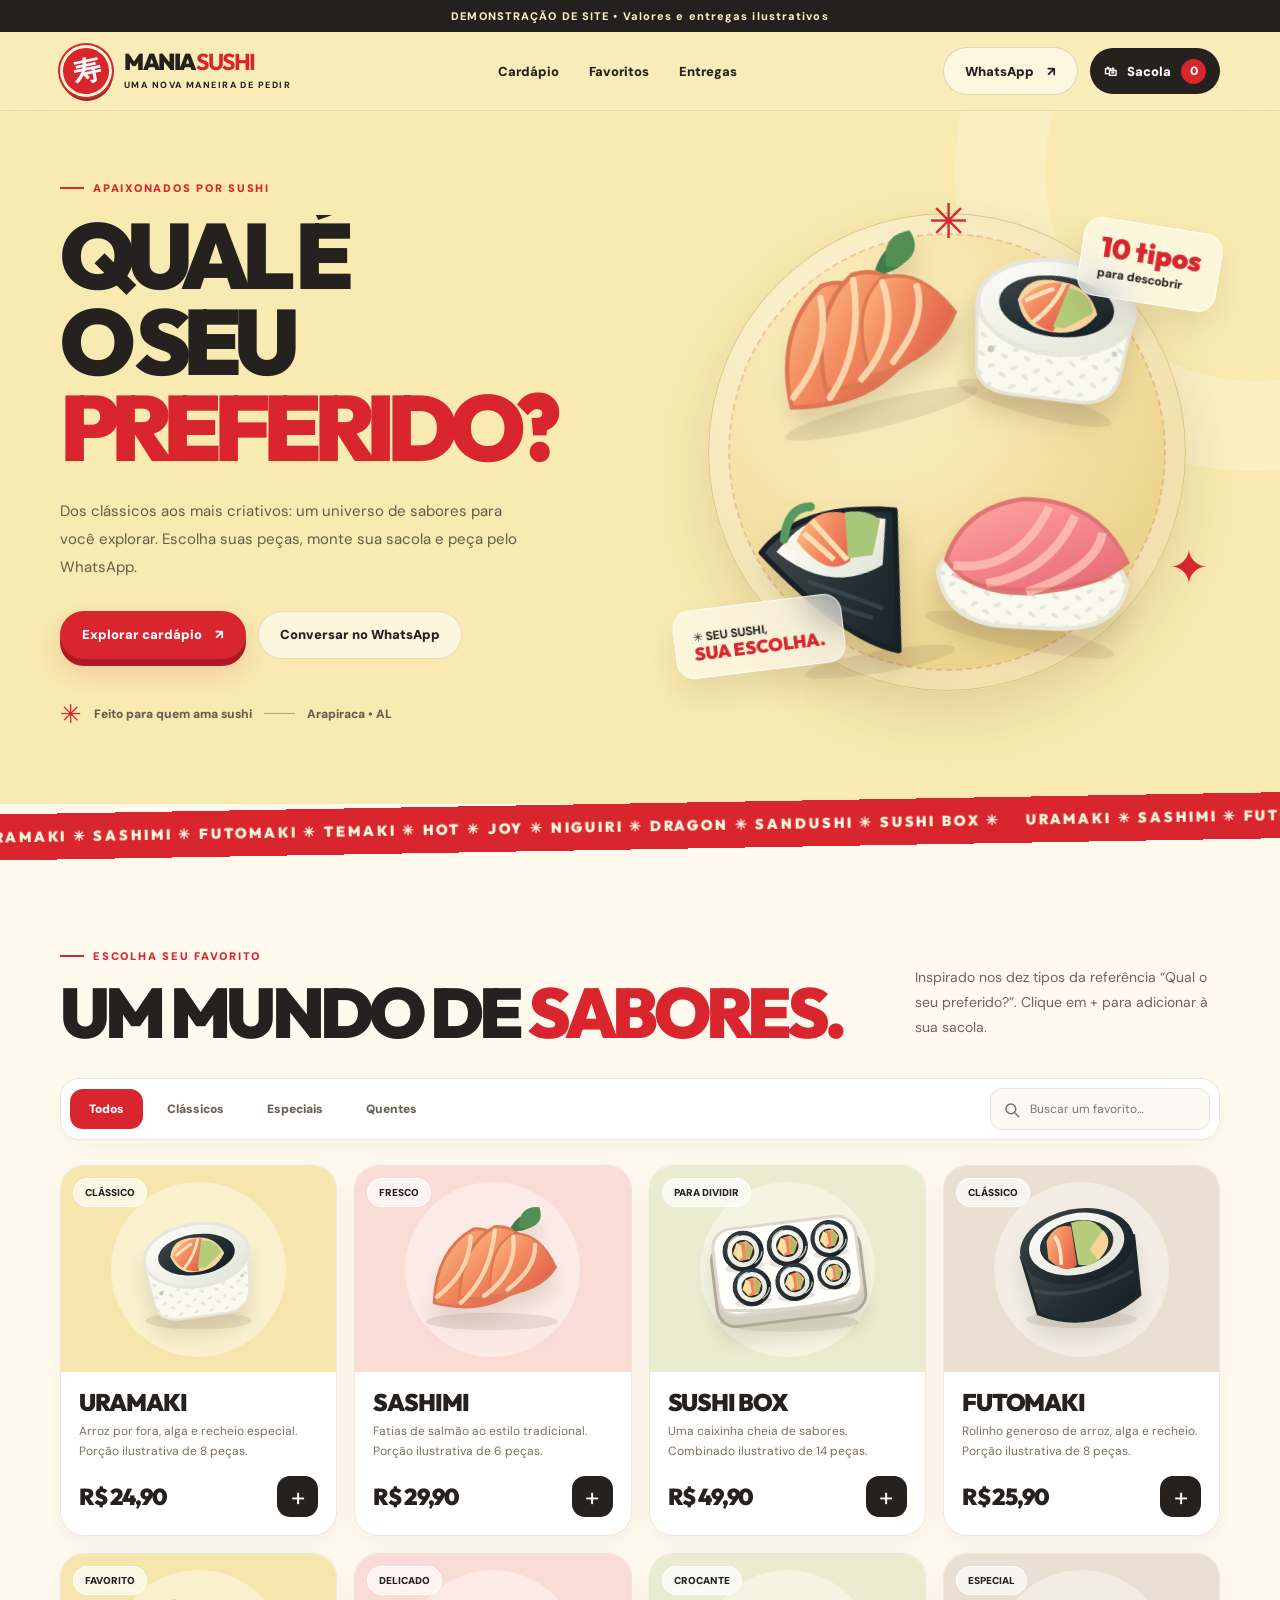
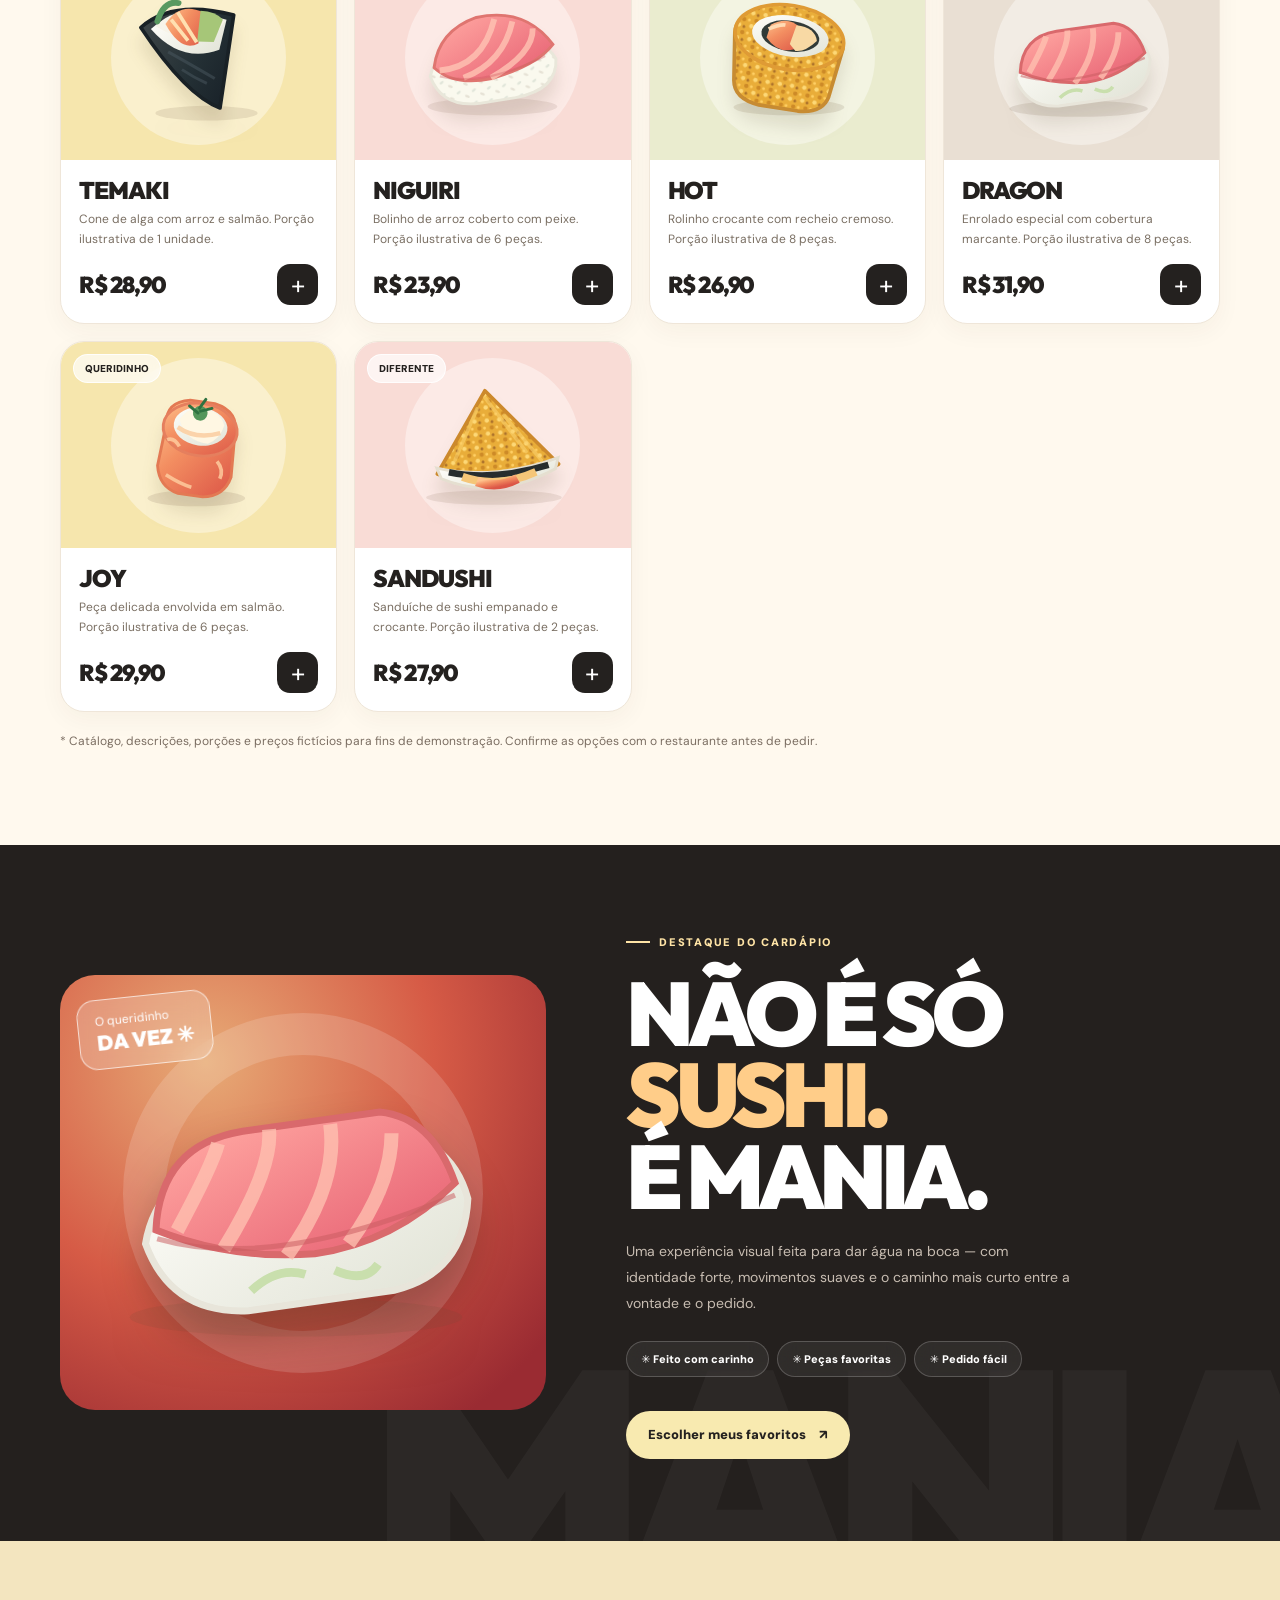
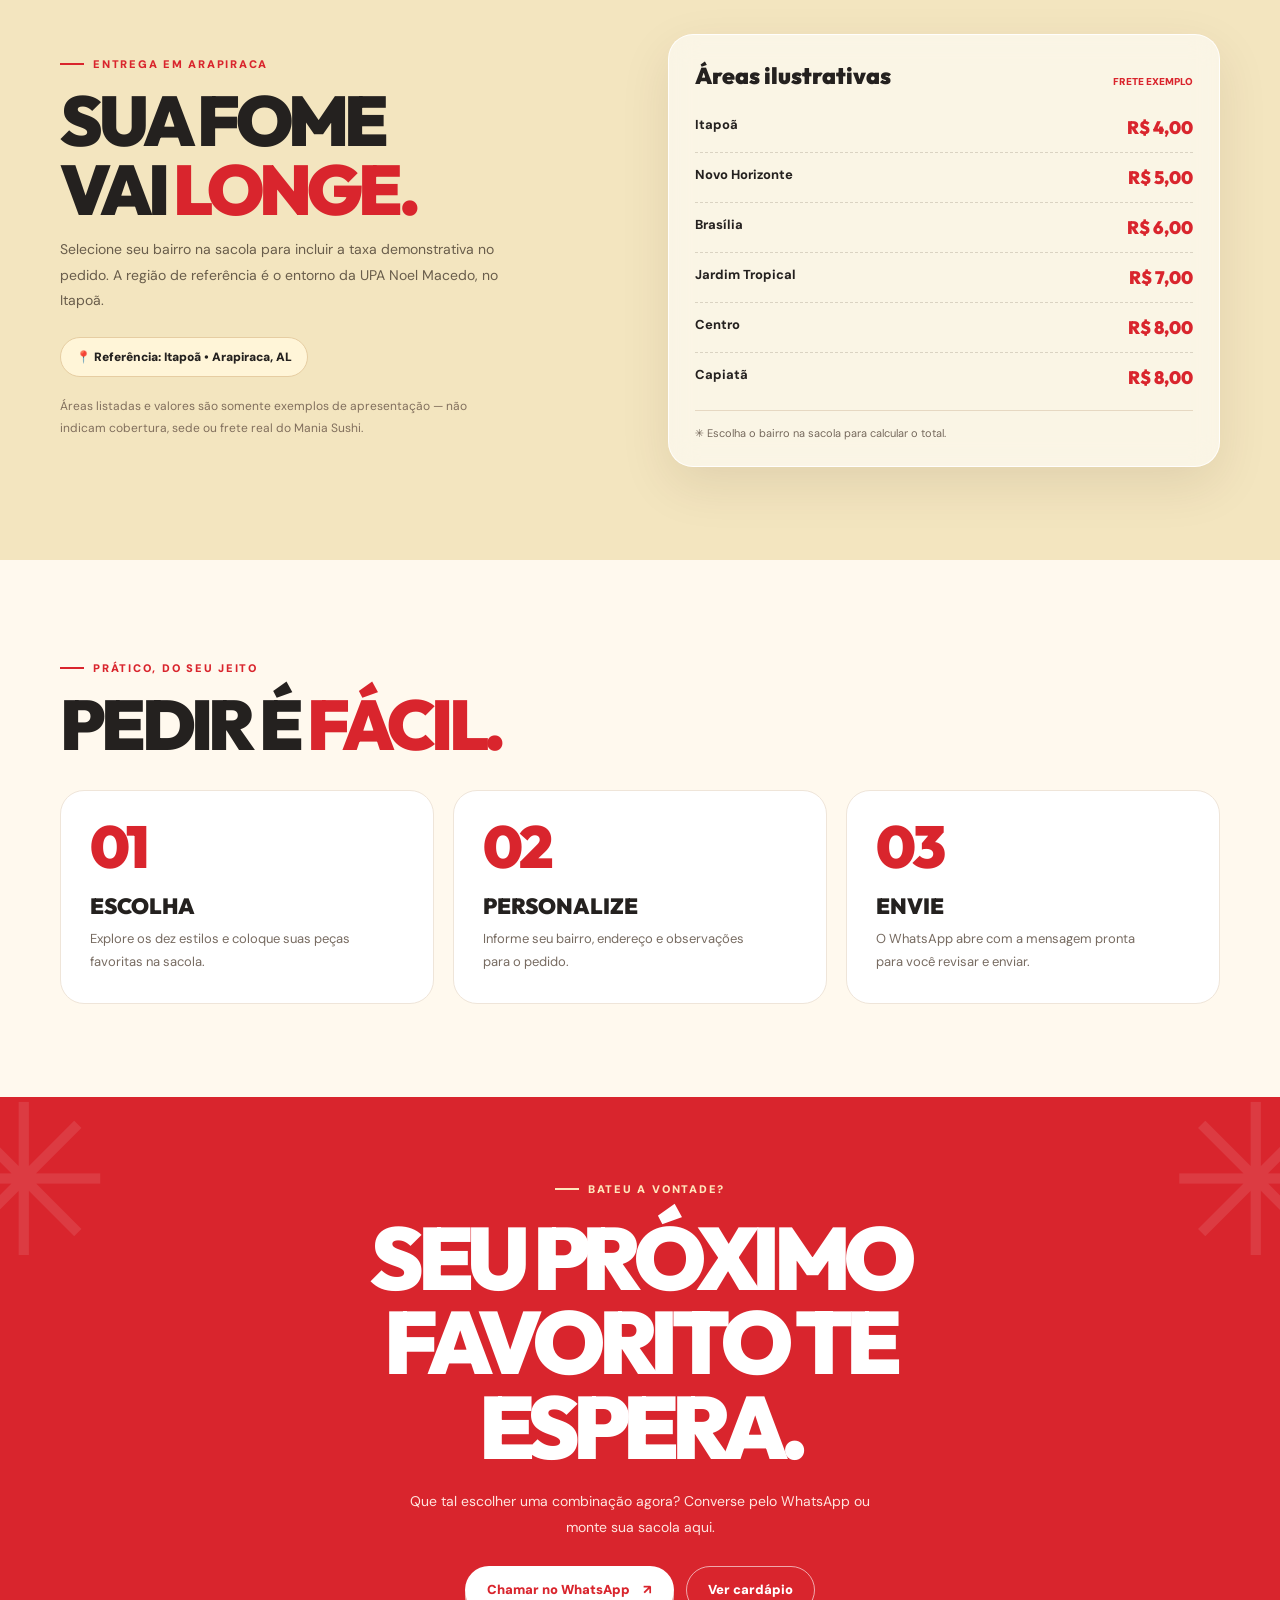
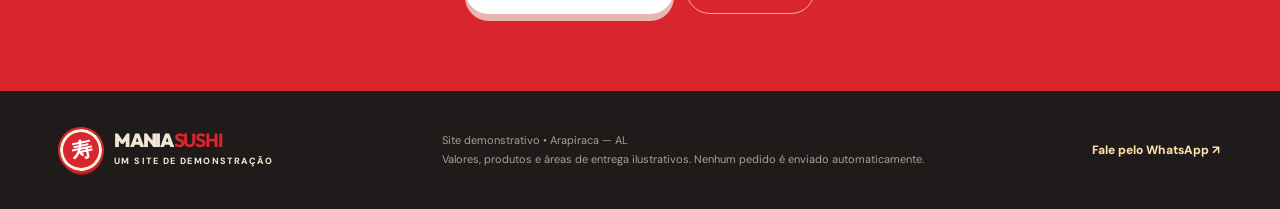
<file: sushimizu/index.html>
<!doctype html>
<html lang="pt-BR">
<head>
  <meta charset="utf-8">
  <meta name="viewport" content="width=device-width, initial-scale=1">
  <meta name="theme-color" content="#f8eab0">
  <meta name="description" content="Mania Sushi — encontre seu sushi favorito, monte seu pedido e envie pelo WhatsApp. Demonstração de cardápio digital.">
  <title>Mania Sushi | Qual é o seu preferido?</title>
  <link rel="preconnect" href="https://fonts.googleapis.com">
  <link rel="preconnect" href="https://fonts.gstatic.com" crossorigin>
  <link href="https://fonts.googleapis.com/css2?family=DM+Sans:wght@400;500;600;700;800&family=Outfit:wght@500;600;700;800;900&display=swap" rel="stylesheet">
  <link rel="stylesheet" href="./css/style.css">
  <script defer src="./js/app.js"></script>
</head>
<body>
  <a class="skip-link" href="#cardapio">Pular para o cardápio</a>
  <div class="demo-alert">DEMONSTRAÇÃO DE SITE • Valores e entregas ilustrativos</div>
  <header class="site-header">
    <nav class="wrap nav" aria-label="Navegação principal">
      <a class="brand" href="#inicio" aria-label="Mania Sushi, voltar ao início">
        <span class="brand-logo" aria-hidden="true">寿</span>
        <span>MANIA <strong>SUSHI</strong><small>UMA NOVA MANEIRA DE PEDIR</small></span>
      </a>
      <div class="nav-links">
        <a href="#cardapio">Cardápio</a>
        <a href="#favoritos">Favoritos</a>
        <a href="#entregas">Entregas</a>
      </div>
      <div class="nav-right">
        <a class="btn btn-outline nav-whatsapp" href="https://wa.me/5582993188030?text=Ol%C3%A1%21%20Vim%20pelo%20site%20demo%20Mania%20Sushi." target="_blank" rel="noopener noreferrer">WhatsApp <span aria-hidden="true">↗</span></a>
        <button type="button" class="cart-button" data-open-cart aria-label="Abrir sacola de pedidos">
          <span aria-hidden="true">🛍</span> <span class="cart-text">Sacola</span> <span class="cart-count" data-cart-count>0</span>
        </button>
      </div>
    </nav>
  </header>

  <main>
    <section class="hero" id="inicio" aria-labelledby="hero-title">
      <div class="wrap hero-grid">
        <div class="hero-copy">
          <span class="eyebrow"><span class="eyebrow-line"></span> APAIXONADOS POR SUSHI</span>
          <h1 id="hero-title" class="hero-title">
            <span class="kinetic-line"><span>QUAL É</span></span>
            <span class="kinetic-line"><span>O SEU</span></span>
            <span class="kinetic-line"><span class="red">PREFERIDO?</span></span>
          </h1>
          <p>Dos clássicos aos mais criativos: um universo de sabores para você explorar. Escolha suas peças, monte sua sacola e peça pelo WhatsApp.</p>
          <div class="hero-actions">
            <a class="btn btn-red" href="#cardapio">Explorar cardápio <span aria-hidden="true">↗</span></a>
            <a class="btn btn-light" href="https://wa.me/5582993188030?text=Ol%C3%A1%21%20Quero%20saber%20mais%20sobre%20o%20Mania%20Sushi." target="_blank" rel="noopener noreferrer">Conversar no WhatsApp</a>
          </div>
          <div class="hero-caption"><span aria-hidden="true">✳</span> Feito para quem ama sushi <span class="caption-rule" aria-hidden="true"></span> Arapiraca • AL</div>
        </div>
        <div class="hero-art" aria-label="Ilustrações de sushis e sashimis">
          <div class="hero-orbit">
            <span class="hero-spark spark-one" aria-hidden="true">✳</span>
            <span class="hero-spark spark-two" aria-hidden="true">✦</span>
            <svg class="hero-piece piece-a" viewBox="0 0 240 200" aria-hidden="true"><use href="./assets/sushi.svg#sashimi"/></svg>
            <svg class="hero-piece piece-b" viewBox="0 0 240 200" aria-hidden="true"><use href="./assets/sushi.svg#uramaki"/></svg>
            <svg class="hero-piece piece-c" viewBox="0 0 240 200" aria-hidden="true"><use href="./assets/sushi.svg#temaki"/></svg>
            <svg class="hero-piece piece-d" viewBox="0 0 240 200" aria-hidden="true"><use href="./assets/sushi.svg#niguiri"/></svg>
          </div>
          <div class="glass-tag tag-top"><strong>10 tipos</strong><span>para descobrir</span></div>
          <div class="glass-tag tag-bottom"><span>✳ SEU SUSHI,</span><strong>SUA ESCOLHA.</strong></div>
        </div>
      </div>
    </section>

    <div class="ticker" aria-hidden="true"><div class="ticker-track">
      <span>URAMAKI ✳ SASHIMI ✳ FUTOMAKI ✳ TEMAKI ✳ HOT ✳ JOY ✳ NIGUIRI ✳ DRAGON ✳ SANDUSHI ✳ SUSHI BOX ✳</span>
      <span>URAMAKI ✳ SASHIMI ✳ FUTOMAKI ✳ TEMAKI ✳ HOT ✳ JOY ✳ NIGUIRI ✳ DRAGON ✳ SANDUSHI ✳ SUSHI BOX ✳</span>
    </div></div>

    <section class="section menu-section" id="cardapio" aria-labelledby="menu-title">
      <div class="wrap">
        <div class="section-head reveal">
          <div><span class="eyebrow"><span class="eyebrow-line"></span> ESCOLHA SEU FAVORITO</span><h2 class="section-title" id="menu-title">UM MUNDO DE <em>SABORES.</em></h2></div>
          <p>Inspirado nos dez tipos da referência “Qual o seu preferido?”. Clique em + para adicionar à sua sacola.</p>
        </div>
        <div class="filter-bar reveal">
          <div class="filters" role="group" aria-label="Filtrar itens do cardápio">
            <button type="button" class="filter active" data-filter="todos" aria-pressed="true">Todos</button>
            <button type="button" class="filter" data-filter="classicos" aria-pressed="false">Clássicos</button>
            <button type="button" class="filter" data-filter="especiais" aria-pressed="false">Especiais</button>
            <button type="button" class="filter" data-filter="quentes" aria-pressed="false">Quentes</button>
          </div>
          <label class="search-box"><span class="sr-only">Buscar sushi</span><svg viewBox="0 0 24 24" aria-hidden="true" width="18" height="18"><circle cx="10.5" cy="10.5" r="6.5" fill="none" stroke="currentColor" stroke-width="2"/><path d="m16 16 5 5" stroke="currentColor" stroke-width="2" stroke-linecap="round"/></svg><input id="search" type="search" placeholder="Buscar um favorito…" autocomplete="off"></label>
        </div>
        <div class="menu-grid" id="menu-grid" aria-live="polite"></div>
        <p class="menu-disclaimer">* Catálogo, descrições, porções e preços fictícios para fins de demonstração. Confirme as opções com o restaurante antes de pedir.</p>
      </div>
    </section>

    <section class="feature-section" id="favoritos" aria-labelledby="feature-title">
      <div class="wrap feature-grid">
        <div class="feature-visual reveal">
          <div class="feature-circle"></div>
          <svg class="feature-sushi" viewBox="0 0 240 200" aria-hidden="true"><use href="./assets/sushi.svg#dragon"/></svg>
          <span class="feature-glass">O queridinho <strong>DA VEZ ✳</strong></span>
        </div>
        <div class="feature-copy reveal">
          <span class="eyebrow light"><span class="eyebrow-line"></span> DESTAQUE DO CARDÁPIO</span>
          <h2 id="feature-title">NÃO É SÓ<br><em>SUSHI.</em><br>É MANIA.</h2>
          <p>Uma experiência visual feita para dar água na boca — com identidade forte, movimentos suaves e o caminho mais curto entre a vontade e o pedido.</p>
          <div class="chips"><span>✳ Feito com carinho</span><span>✳ Peças favoritas</span><span>✳ Pedido fácil</span></div>
          <a class="btn btn-cream" href="#cardapio">Escolher meus favoritos <span aria-hidden="true">↗</span></a>
        </div>
      </div>
    </section>

    <section class="section delivery-section" id="entregas" aria-labelledby="delivery-title">
      <div class="wrap delivery-grid">
        <div class="delivery-copy reveal">
          <span class="eyebrow"><span class="eyebrow-line"></span> ENTREGA EM ARAPIRACA</span>
          <h2 class="section-title" id="delivery-title">SUA FOME<br>VAI <em>LONGE.</em></h2>
          <p>Selecione seu bairro na sacola para incluir a taxa demonstrativa no pedido. A região de referência é o entorno da UPA Noel Macedo, no Itapoã.</p>
          <div class="location-pill">📍 Referência: Itapoã • Arapiraca, AL</div>
          <p class="delivery-notice">Áreas listadas e valores são somente exemplos de apresentação — não indicam cobertura, sede ou frete real do Mania Sushi.</p>
        </div>
        <div class="delivery-card reveal">
          <div class="delivery-card-head"><h3>Áreas ilustrativas</h3><span>FRETE EXEMPLO</span></div>
          <div id="delivery-list"></div>
          <div class="delivery-card-foot">✳ Escolha o bairro na sacola para calcular o total.</div>
        </div>
      </div>
    </section>

    <section class="section steps-section" aria-labelledby="steps-title">
      <div class="wrap">
        <div class="section-head reveal"><div><span class="eyebrow"><span class="eyebrow-line"></span> PRÁTICO, DO SEU JEITO</span><h2 id="steps-title" class="section-title">PEDIR É <em>FÁCIL.</em></h2></div></div>
        <div class="steps">
          <article class="step reveal"><span>01</span><h3>Escolha</h3><p>Explore os dez estilos e coloque suas peças favoritas na sacola.</p></article>
          <article class="step reveal"><span>02</span><h3>Personalize</h3><p>Informe seu bairro, endereço e observações para o pedido.</p></article>
          <article class="step reveal"><span>03</span><h3>Envie</h3><p>O WhatsApp abre com a mensagem pronta para você revisar e enviar.</p></article>
        </div>
      </div>
    </section>

    <section class="final-cta" aria-labelledby="cta-title"><div class="wrap reveal">
      <span class="eyebrow light"><span class="eyebrow-line"></span> BATEU A VONTADE?</span>
      <h2 id="cta-title">SEU PRÓXIMO<br>FAVORITO TE ESPERA.</h2>
      <p>Que tal escolher uma combinação agora? Converse pelo WhatsApp ou monte sua sacola aqui.</p>
      <div class="final-actions">
        <a class="btn btn-white" href="https://wa.me/5582993188030?text=Oi%21%20Vim%20pelo%20site%20demo%20Mania%20Sushi." target="_blank" rel="noopener noreferrer">Chamar no WhatsApp <span aria-hidden="true">↗</span></a>
        <a class="btn btn-transparent" href="#cardapio">Ver cardápio</a>
      </div>
    </div></section>
  </main>

  <footer><div class="wrap footer-inner">
    <a class="brand footer-brand" href="#inicio"><span class="brand-logo" aria-hidden="true">寿</span><span>MANIA <strong>SUSHI</strong><small>UM SITE DE DEMONSTRAÇÃO</small></span></a>
    <p>Site demonstrativo • Arapiraca — AL<br>Valores, produtos e áreas de entrega ilustrativos. Nenhum pedido é enviado automaticamente.</p>
    <a href="https://wa.me/5582993188030" target="_blank" rel="noopener noreferrer">Fale pelo WhatsApp ↗</a>
  </div></footer>

  <nav class="mobile-nav" aria-label="Navegação móvel">
    <a href="#inicio" data-nav="inicio" class="current"><span aria-hidden="true">⌂</span><small>Início</small></a>
    <a href="#cardapio" data-nav="cardapio"><span aria-hidden="true">▦</span><small>Cardápio</small></a>
    <a href="#entregas" data-nav="entregas"><span aria-hidden="true">⌖</span><small>Entregas</small></a>
    <button type="button" data-open-cart><span aria-hidden="true">🛍</span><small>Sacola <b data-cart-count>0</b></small></button>
  </nav>

  <div id="toast" class="toast" role="status" aria-live="polite"></div>
  <div class="scrim" data-close-cart></div>
  <aside class="cart-drawer" id="cart" role="dialog" aria-modal="true" aria-labelledby="cart-title" aria-hidden="true">
    <div class="cart-top"><div><span class="eyebrow"><span class="eyebrow-line"></span> O SEU PEDIDO</span><h2 id="cart-title">MINHA SACOLA.</h2></div><button type="button" class="close-cart" data-close-cart aria-label="Fechar sacola">×</button></div>
    <div class="cart-scroll">
      <div id="cart-items"></div>
      <form id="order-form">
        <label class="form-label" for="customer-name">Seu nome <span aria-hidden="true">*</span><input id="customer-name" name="name" type="text" autocomplete="name" placeholder="Como podemos chamar você?" required maxlength="80"></label>
        <label class="form-label" for="delivery-neighborhood">Bairro para entrega <span aria-hidden="true">*</span><select id="delivery-neighborhood" name="neighborhood" required><option value="">Selecione uma opção</option></select></label>
        <label class="form-label" for="customer-address">Rua, número e complemento <span aria-hidden="true">*</span><input id="customer-address" name="address" type="text" autocomplete="street-address" placeholder="Ex.: Rua das Flores, 123" maxlength="160" required></label>
        <label class="form-label" for="customer-note">Observações (opcional)<textarea id="customer-note" name="note" maxlength="300" placeholder="Ex.: sem cream cheese"></textarea></label>
      </form>
    </div>
    <div class="cart-bottom">
      <div class="total-line"><span>Subtotal</span><strong id="subtotal">R$ 0,00</strong></div>
      <div class="total-line"><span>Entrega <small>(ilustrativa)</small></span><strong id="shipping">A escolher</strong></div>
      <div class="total-line total"><span>Total demonstrativo</span><strong id="total">R$ 0,00</strong></div>
      <button class="btn btn-red checkout-button" type="submit" form="order-form" id="checkout">Enviar pedido no WhatsApp ↗</button>
      <small class="cart-warning">Você revisa e envia a mensagem no WhatsApp. Este modelo não confirma pedidos e não efetua pagamentos.</small>
    </div>
  </aside>
</body>
</html>
</file>
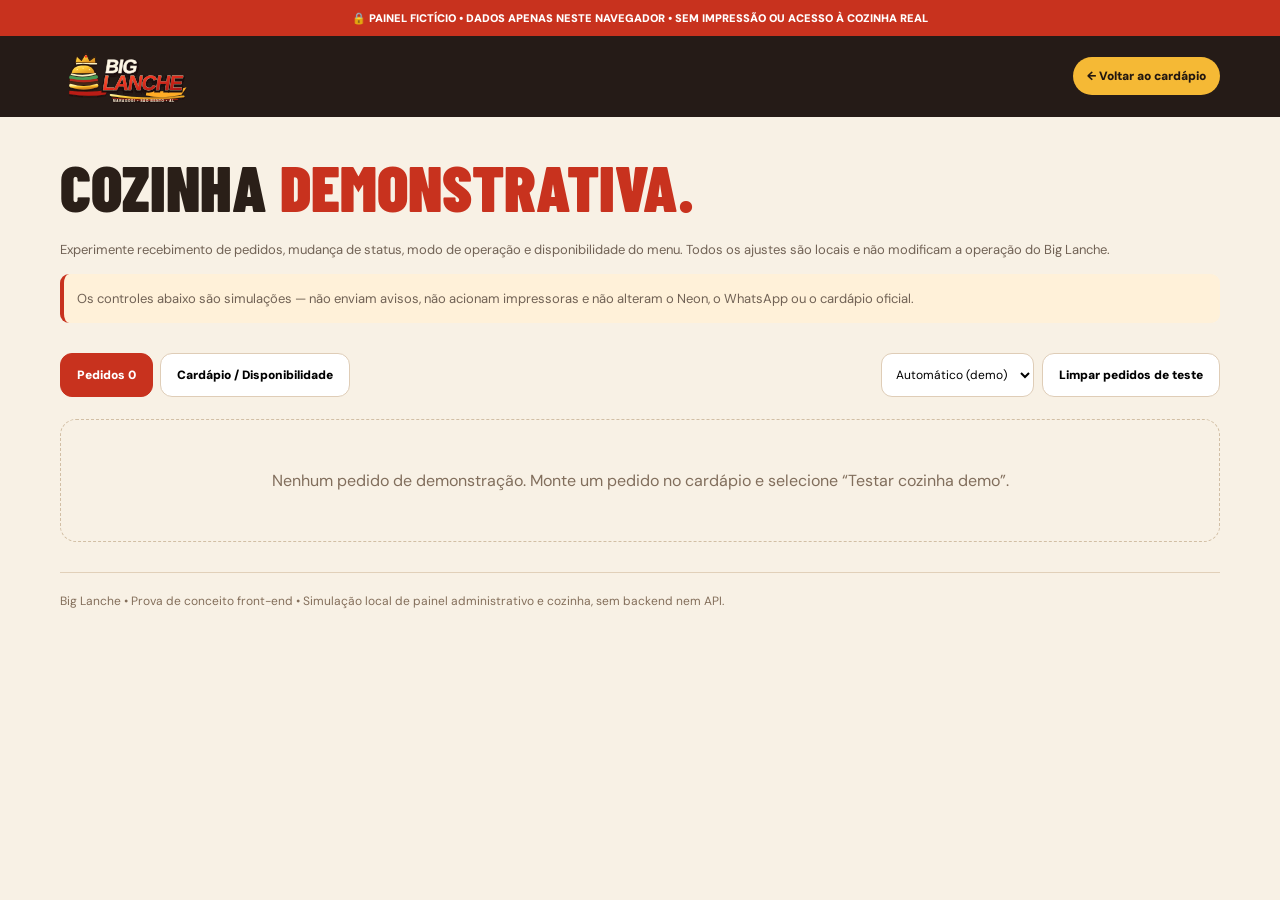
<file: biglanche/kitchen/index.html>
<!doctype html><html lang="pt-BR"><head><meta charset="utf-8"><meta name="viewport" content="width=device-width,initial-scale=1"><meta name="robots" content="noindex"><title>Big Lanche — Cozinha DEMO</title><link href="https://fonts.googleapis.com/css2?family=Barlow+Condensed:wght@600;700;800;900&family=DM+Sans:wght@400;500;600;700;800&display=swap" rel="stylesheet"><style>
:root{--gold:#F5B935;--red:#C8321E;--green:#2F5D3A;--ink:#2A1F18;--paper:#FFFBF0;--line:#e9d9b0}*{box-sizing:border-box}body{margin:0;background:#f8f1e5;color:var(--ink);font-family:"DM Sans",system-ui,sans-serif}button,input,select,textarea{font:inherit}button{cursor:pointer}a{color:inherit;text-decoration:none}:focus-visible{outline:3px solid var(--red);outline-offset:3px}.shell{width:min(1160px,calc(100% - 30px));margin:auto}.demo-note{background:var(--red);color:#fff;text-align:center;font-size:11px;font-weight:900;padding:11px}.head{background:#251b17;color:#f8ecd9;padding:14px 0;position:sticky;top:0;z-index:5}.head .shell{display:flex;justify-content:space-between;align-items:center;gap:15px}.head img{width:134px}.back{background:var(--gold);color:#221710;font-size:12px;font-weight:900;border-radius:99px;padding:11px 14px}.intro{padding:30px 0 17px}.intro h1{font:900 clamp(38px,7vw,65px) "Barlow Condensed",sans-serif;margin:0}.intro p{color:#716255;font-size:13px;line-height:1.8}.controls{display:flex;justify-content:space-between;flex-wrap:wrap;gap:10px;margin-bottom:22px}.tabs{display:flex;gap:7px;flex-wrap:wrap}.tabs button,.tools button{border:1px solid #dfcdb7;background:white;border-radius:12px;padding:12px 16px;font-weight:900;font-size:12px;min-height:44px}.tabs button.active{background:var(--red);color:white;border-color:var(--red)}.tools{display:flex;gap:8px;flex-wrap:wrap}.tools select{border-radius:11px;border:1px solid #dfcdb7;background:white;padding:10px;font-size:12px}.grid{display:grid;grid-template-columns:repeat(auto-fill,minmax(285px,1fr));gap:14px}.order{border:1px solid #eadac8;background:white;border-radius:18px;padding:18px;box-shadow:0 8px 25px #3627190c}.order h3{font:900 29px "Barlow Condensed",sans-serif;margin:0;color:var(--red)}.order-top{display:flex;justify-content:space-between;align-items:center}.status{background:#f5e6cd;color:#5b3c2a;padding:7px 9px;border-radius:50px;font-size:10px;font-weight:900}.status.pronto{background:#d8ecd7;color:#2f5d3a}.meta{color:#766859;font-size:11px;line-height:1.65}.order-items{padding:8px 0;border-top:1px dashed #dacebf;border-bottom:1px dashed #dacebf}.order-items p{font-size:12px;margin:8px 0}.price{font:900 24px "Barlow Condensed",sans-serif;margin:12px 0}.actions{display:flex;gap:8px;flex-wrap:wrap}.actions button{border:1px solid #ddcbb3;background:#fcf5eb;border-radius:10px;padding:9px 11px;font-size:11px;font-weight:850;min-height:37px}.actions .progress{background:var(--green);border-color:var(--green);color:white}.actions .delete{color:var(--red)}.empty{grid-column:1/-1;text-align:center;padding:50px 20px;color:#816e5c;border:1px dashed #d2bfa5;border-radius:16px}.section-title{font:900 33px "Barlow Condensed",sans-serif;margin:28px 0 11px}.availability{display:grid;grid-template-columns:repeat(auto-fill,minmax(260px,1fr));gap:9px}.availability-card{display:flex;align-items:center;justify-content:space-between;gap:10px;padding:13px;background:white;border:1px solid #e6d7c3;border-radius:12px}.availability-card strong{display:block;font-size:12px}.availability-card small{display:block;font-size:11px;color:#806d59;margin-top:5px}.availability-card label{display:flex;align-items:center;gap:5px;font-size:10px;font-weight:800}.availability-card input{height:20px;width:20px;accent-color:var(--green)}.search{width:min(400px,100%);padding:12px 14px;border:1px solid #d9c9b3;background:white;border-radius:11px}.foot{margin-top:30px;font-size:12px;color:#836e5a;padding:20px 0 40px;border-top:1px solid #e1d0b9}.warning{background:#fff1d9;border-left:4px solid var(--red);padding:13px;border-radius:9px;font-size:12px;color:#805029}.section-switches{display:flex;gap:8px;flex-wrap:wrap;margin:15px 0}.section-switches label{padding:8px 11px;background:white;border:1px solid #e0ccb7;border-radius:11px;font-size:11px;font-weight:800;display:flex;align-items:center;gap:6px}.section-switches input{accent-color:var(--green)}.modal{position:fixed;inset:0;z-index:10;background:#1b1211ba;display:grid;place-items:center;padding:16px}.modal[hidden]{display:none}.editor{background:#fffaf0;border-radius:19px;width:min(470px,100%);padding:22px;box-shadow:0 30px 70px #1118}.editor h2{font:900 30px "Barlow Condensed",sans-serif;margin:0 0 10px}.editor label{display:block;font-size:12px;font-weight:850;margin:10px 0}.editor input,.editor textarea,.editor select{width:100%;margin-top:6px;border:1px solid #ddc9b5;border-radius:11px;background:white;padding:11px}.editor textarea{min-height:75px}.editor-actions{display:flex;justify-content:flex-end;gap:8px;margin-top:15px}.editor-actions button{border:0;border-radius:12px;background:var(--green);color:#fff;padding:11px;font-weight:900}.editor-actions .cancel{background:#e7dfd1;color:#2a201a}
@media(max-width:600px){.intro{padding-top:22px}.controls{flex-direction:column}.head img{width:110px}.grid{grid-template-columns:1fr}.tabs button{padding:11px}}@media(prefers-reduced-motion:reduce){*{scroll-behavior:auto!important;transition:none!important;animation:none!important}}
</style><script src="../data.js" defer></script><script src="./kitchen.js" defer></script></head><body>
<div class="demo-note">🔒 PAINEL FICTÍCIO • DADOS APENAS NESTE NAVEGADOR • SEM IMPRESSÃO OU ACESSO À COZINHA REAL</div>
<header class="head"><div class="shell"><img src="../assets/big-lanche-logo.svg" alt="Big Lanche"><a class="back" href="../">← Voltar ao cardápio</a></div></header>
<main class="shell"><div class="intro"><h1>COZINHA <span style="color:#c8321e">DEMONSTRATIVA.</span></h1><p>Experimente recebimento de pedidos, mudança de status, modo de operação e disponibilidade do menu. Todos os ajustes são locais e não modificam a operação do Big Lanche.</p><p class="warning">Os controles abaixo são simulações — não enviam avisos, não acionam impressoras e não alteram o Neon, o WhatsApp ou o cardápio oficial.</p></div>
<div class="controls"><div class="tabs" role="group" aria-label="Seções da cozinha"><button class="active" type="button" data-tab="orders">Pedidos <span id="order-count">0</span></button><button type="button" data-tab="menu">Cardápio / Disponibilidade</button></div><div class="tools"><select id="mode" aria-label="Modo da loja"><option value="auto">Automático (demo)</option><option value="open">Aberto (demo)</option><option value="closed">Fechado (demo)</option></select><button type="button" id="reset-demo">Limpar pedidos de teste</button></div></div>
<section id="orders-panel"><div class="grid" id="order-list"></div></section>
<section id="menu-panel" hidden><h2 class="section-title">Gerenciar menu (local)</h2><p class="meta">Desative produtos aqui para ocultar o botão de compra na demonstração; personalize nomes, descrições e preços sem alterar o catálogo de origem.</p>
<div class="tools"><input class="search" id="menu-search" type="search" placeholder="Buscar item..." aria-label="Buscar item"><button type="button" id="add-product">+ Adicionar item fictício</button></div>
<h3 class="section-title">Seções</h3><div class="section-switches" id="sections"></div>
<h3 class="section-title">Itens</h3><div class="availability" id="available-list"></div></section>
<footer class="foot">Big Lanche • Prova de conceito front-end • Simulação local de painel administrativo e cozinha, sem backend nem API.</footer>
</main>
<div class="modal" id="edit-modal" hidden role="dialog" aria-modal="true" aria-labelledby="editor-title"><form class="editor" id="editor-form"><h2 id="editor-title">Editar item</h2>
<label>Seção<select id="editor-section" required></select></label>
<label>Nome<input id="editor-name" type="text" maxlength="110" required></label>
<label>Preço R$<input id="editor-price" type="number" min="0" max="1000" step="0.01" required></label>
<label>Descrição<textarea id="editor-description" maxlength="500"></textarea></label>
<div class="editor-actions"><button type="button" class="cancel" id="cancel-editor">Cancelar</button><button type="submit">Salvar nesta demo</button></div>
</form></div>
</body></html>
</file>
<file: biglanche/style.css>
:root{--bun:#F5B935;--tomato:#C8321E;--pickle:#2F5D3A;--paper:#FFFBF0;--ink:#2A1F18;--line:#e9d9b0;--dark:#151412;--panel:#221c19;--muted:#786759;scroll-behavior:smooth;scroll-padding-top:110px}*{box-sizing:border-box}html{overflow-x:clip}body{margin:0;background:var(--paper);color:var(--ink);font-family:"DM Sans",system-ui,sans-serif;-webkit-font-smoothing:antialiased}body.dialog-open{overflow:hidden}a{color:inherit;text-decoration:none}button,input,select,textarea{font:inherit}button{cursor:pointer}button:disabled{opacity:.55;cursor:not-allowed}img{display:block;max-width:100%}:focus-visible{outline:3px solid #e5a42c;outline-offset:3px}.skip{position:absolute;top:-100px;left:12px;background:white;z-index:200;padding:12px}.skip:focus{top:12px}.container{width:min(1210px,calc(100% - 42px));margin:auto}.demo-alert{text-align:center;background:#c8321e;color:white;letter-spacing:.095em;font-size:10px;font-weight:900;padding:8px 12px}.site-header{position:sticky;top:0;z-index:70;background:rgba(22,19,17,.93);border-bottom:1px solid rgba(249,170,56,.12);backdrop-filter:blur(17px);-webkit-backdrop-filter:blur(17px);color:#fff2db}.header-inner{min-height:80px;display:flex;align-items:center;justify-content:space-between;gap:18px}.nav-brand img{width:160px;height:auto;max-height:72px}.desktop-nav{display:flex;gap:28px;align-items:center}.desktop-nav a{font-size:12px;font-weight:900;transition:color .2s}.desktop-nav a:hover{color:var(--bun)}.header-end{display:flex;align-items:center;gap:11px}.status-pill{display:flex;align-items:center;gap:8px;border:1px solid #4b4837;background:#24221b;border-radius:100px;padding:10px 13px;font-size:11px;font-weight:850;white-space:nowrap}.dot-green{height:8px;width:8px;border-radius:50%;background:#60c385;box-shadow:0 0 0 4px #60c38520}.circle-cart{display:flex;align-items:center;gap:9px;background:#302723;border:1px solid #47352c;color:white;border-radius:100px;min-height:44px;padding:8px 13px;font-size:18px}.circle-cart b{display:grid;place-items:center;min-width:23px;height:23px;border-radius:50%;background:var(--tomato);font-size:11px}
.hero{background:radial-gradient(ellipse at 75% 44%,#461c17 0%,#231711 38%,#151210 82%);color:white;position:relative;overflow:hidden;isolation:isolate;padding:63px 0 30px}.hero::before{content:"";position:absolute;inset:0;opacity:.13;background-image:linear-gradient(90deg,transparent 49%,#f8b339 50%,transparent 51%),linear-gradient(transparent 49%,#f8b339 50%,transparent 51%);background-size:85px 85px;mask-image:linear-gradient(90deg,transparent,#000 60%);pointer-events:none}.ambient{position:absolute;z-index:-1;border-radius:50%;filter:blur(65px);pointer-events:none}.ambient-a{width:370px;height:370px;right:16%;top:15%;background:#d13b194e}.ambient-b{width:250px;height:250px;right:-8%;bottom:8%;background:#f5b9353b}.hero-grid{display:grid;grid-template-columns:1fr 1fr;align-items:center;gap:42px;min-height:570px}.kicker{display:inline-flex;align-items:center;gap:10px;font-size:12px;letter-spacing:.16em;color:var(--bun);font-weight:900}.kicker-line{width:25px;height:2px;background:var(--bun)}.hero h1{font:900 clamp(64px,7.6vw,112px)/.84 "Barlow Condensed",Impact,sans-serif;letter-spacing:-.035em;margin:28px 0 24px}.hero h1 .kinetic{display:block;overflow:hidden;padding:0 9px 5px 0}.kinetic>span{display:block;animation:rise .8s cubic-bezier(.2,.8,.2,1) both}.kinetic:nth-child(2)>span{animation-delay:.13s}.kinetic:nth-child(3)>span{animation-delay:.26s}.hero h1 em{font-style:normal;color:var(--bun)}.hero h1 .red{color:#f14730}.hero-text>p{color:#d6c9ba;font-size:14px;line-height:1.85;max-width:490px;margin:0 0 26px}.hero-buttons{display:flex;flex-wrap:wrap;gap:12px}.btn{display:inline-flex;align-items:center;justify-content:center;gap:12px;border:1px solid transparent;border-radius:999px;min-height:47px;padding:12px 21px;font-weight:900;font-size:12px;transition:transform .2s,box-shadow .2s,color .2s,background .2s;text-align:center}.btn:hover{transform:translateY(-2px)}.btn:active{transform:none}.btn-hot{background:var(--tomato);color:white;box-shadow:0 7px 0 #811e13,0 12px 24px #d93b2528}.btn-hot:hover{background:#e23c25}.btn-outline{background:transparent;border-color:#81603d;color:#f8eddc}.btn-outline:hover{border-color:#f6b935}.btn-sun{background:var(--bun);color:#2b1b0e;box-shadow:0 7px 0 #a76d1c}.hero-facts{display:flex;flex-wrap:wrap;gap:18px;color:#cbb6a4;font-size:11px;margin-top:37px}.hero-facts strong{color:#fff6d4}.hero-stage{position:relative;min-height:630px;display:grid;place-items:center;isolation:isolate}.mascot-halo{position:absolute;width:70%;aspect-ratio:1;background:radial-gradient(circle,#b93c22aa 0,#752b2052 37%,transparent 70%);border-radius:50%;filter:blur(6px)}.orbit{position:absolute;width:83%;aspect-ratio:1;border:1px solid #dc75442d;border-radius:50%;transform:rotate(-18deg)}.orbit-2{width:66%;border:2px dashed #f6ab2c36}.gamer-character{position:absolute;width:min(90%,520px);height:610px;object-fit:contain;top:6px;right:0;filter:drop-shadow(0 25px 20px #07030493);animation:characterFloat 5.4s ease-in-out infinite;transform-origin:50% 85%}.hero-burger{position:absolute;width:54%;left:-7%;bottom:-18px;filter:drop-shadow(0 21px 22px #0b0505b0);animation:burgerFloat 5s ease-in-out infinite}.cross{position:absolute;font-size:46px;color:var(--bun);text-shadow:0 0 35px #e67e35}.cross-a{top:15%;left:8%}.cross-b{right:2%;bottom:21%;font-size:29px}.glass-float{position:absolute;z-index:4;display:flex;gap:10px;align-items:center;padding:13px 16px;border:1px solid #ffd1a55c;border-radius:17px;background:rgba(255,220,164,.14);backdrop-filter:blur(15px);-webkit-backdrop-filter:blur(15px);box-shadow:0 20px 25px #1b070748}.glass-float>span{font-size:27px;color:var(--bun)}.glass-float strong{display:block;font:900 18px "Barlow Condensed",sans-serif}.glass-float small{display:block;font-size:10px;color:#f0d1ac}.float-top{right:-2%;top:15%;transform:rotate(7deg)}.float-bottom{bottom:17%;right:6%;transform:rotate(-7deg)}.hero-scroll{text-align:center;color:#e0c19b;font-size:10px;letter-spacing:.18em;font-weight:900;margin:7px 0 0}.hero-scroll span{display:block;font-size:25px;color:var(--bun);margin-top:4px;animation:arrowBounce 2s infinite}.ticker{background:var(--tomato);color:white;transform:rotate(-1.1deg) scale(1.025);overflow:hidden;padding:12px 0}.ticker>div{white-space:nowrap;min-width:max-content;font:900 18px "Barlow Condensed",sans-serif;letter-spacing:.15em;animation:tick 32s linear infinite}
.features{display:grid;grid-template-columns:repeat(3,1fr);gap:18px;padding-top:48px;padding-bottom:30px}.feat{display:flex;align-items:center;gap:15px;background:white;border:1px solid var(--line);padding:17px 21px;border-radius:22px}.feat-icon{height:48px;width:48px;flex:none;display:grid;place-items:center;border-radius:15px;background:#f7e9c3;font-size:23px}.feat strong{display:block;font-size:13px}.feat small{display:block;font-size:11px;line-height:1.5;color:#806e60;margin-top:4px}.section{padding:80px 0}.section-heading{display:flex;justify-content:space-between;align-items:end;gap:26px;margin-bottom:27px}.eyebrow{font-size:11px;font-weight:900;color:var(--tomato);letter-spacing:.15em}.section-heading h2{font:900 clamp(45px,5.6vw,75px)/.96 "Barlow Condensed",sans-serif;text-transform:uppercase;letter-spacing:-.02em;margin:15px 0 0}.section-heading h2 span{color:var(--tomato)}.section-heading p{max-width:315px;line-height:1.7;font-size:13px;color:#725f50}.menu-tools{border:1px solid #e5d6bd;border-radius:19px;background:white;padding:9px;display:flex;align-items:center;justify-content:space-between;gap:9px;margin-bottom:12px}.menu-tabs{display:flex;gap:6px;overflow-x:auto;scrollbar-width:none;min-width:0;flex:1}.menu-tabs::-webkit-scrollbar{display:none}.menu-tabs button{flex:none;border:0;background:#f5f0e7;color:#4c3d33;border-radius:12px;padding:13px 16px;font-size:11px;font-weight:900}.menu-tabs button.active{background:var(--tomato);color:white}.search-box{flex:0 1 235px;position:relative}.search-box span{position:absolute;left:13px;top:4px;font-size:30px;color:#756658}.search-box input{width:100%;padding:11px 12px 11px 36px;background:#fbfaf6;border:1px solid #e5dbc7;border-radius:12px;min-height:42px;font-size:12px;color:var(--ink)}.results-line{display:flex;justify-content:space-between;gap:12px;align-items:center;color:#806b59;margin:15px 0;font-size:11px}.text-link{border:0;background:transparent;color:var(--tomato);font-size:11px;font-weight:900}.product-grid{display:grid;grid-template-columns:repeat(4,minmax(0,1fr));gap:16px}.product-card{overflow:hidden;display:flex;flex-direction:column;min-width:0;border:1px solid var(--line);border-radius:22px;background:#fffefa;box-shadow:0 9px 25px #37251c0a;transition:transform .23s,box-shadow .23s}.product-card:hover{transform:translateY(-4px);box-shadow:0 18px 40px #39251c20}.food-art{height:170px;position:relative;display:grid;place-items:center;background:radial-gradient(circle at 60% 40%,#f6d883,#edc277 60%,#e6b572);overflow:hidden}.product-card:nth-child(4n+2) .food-art{background:radial-gradient(circle,#f6cd96,#f0a779)}.product-card:nth-child(4n+3) .food-art{background:radial-gradient(circle,#f6d7a6,#eab865)}.product-card:nth-child(4n+4) .food-art{background:radial-gradient(circle,#d9dfae,#b2c58c)}.food-art img{width:92%;height:95%;object-fit:contain;filter:drop-shadow(0 13px 8px #6b392535);transition:transform .23s}.product-card:hover .food-art img{transform:rotate(-4deg) scale(1.07)}.food-icon{font-size:86px;filter:drop-shadow(0 13px 9px #723b263a)}.food-tag{position:absolute;left:11px;top:11px;background:#ffffffba;border:1px solid #ffffffbb;backdrop-filter:blur(10px);border-radius:100px;padding:6px 9px;font-size:9px;font-weight:900;color:#473223}.product-copy{padding:16px;display:flex;flex-direction:column;flex:1}.product-copy h3{font:900 22px/1.04 "Barlow Condensed",sans-serif;letter-spacing:.005em;margin:0 0 8px}.product-copy p{margin:0 0 15px;color:#776656;font-size:11px;line-height:1.6;flex:1}.price-row{display:flex;align-items:center;justify-content:space-between;gap:10px}.price-row strong{font:900 21px "Barlow Condensed",sans-serif;color:var(--pickle)}.add{border:0;border-radius:13px;background:var(--pickle);color:white;height:41px;min-width:41px;font-size:26px}.add:hover{background:var(--tomato)}.menu-note{font-size:11px;line-height:1.6;color:#827369;margin-top:22px}.empty{grid-column:1/-1;text-align:center;padding:50px;background:white;border-radius:20px}
.special{background:linear-gradient(120deg,#1e1b18,#34231a);color:#ffefcb;overflow:hidden;padding:72px 0}.special-grid{display:grid;grid-template-columns:1fr 1fr;gap:70px;align-items:center}.special-pic{position:relative;display:grid;place-items:center;min-height:370px;background:radial-gradient(circle,#a24d2e,#5e2f22 55%,#2c1a17);border-radius:34px}.special-pic img{width:min(92%,480px);filter:drop-shadow(0 22px 21px #13070981)}.sticker{position:absolute;left:18px;top:20px;background:#f3b73b;color:#2a1c16;padding:12px;border-radius:15px;font-size:12px;font-weight:900;transform:rotate(-8deg)}.eyebrow.gold{color:var(--bun)}.special h2{font:900 clamp(64px,7vw,90px)/.9 "Barlow Condensed",sans-serif;margin:18px 0}.special h2 span{color:var(--bun)}.special p{color:#d1c0a8;font-size:13px;line-height:1.85;max-width:415px;margin-bottom:27px}
.how-grid{display:grid;grid-template-columns:repeat(3,1fr);gap:17px}.how-grid article{background:white;border:1px solid var(--line);padding:24px;border-radius:23px}.how-grid article b{font:900 65px/.9 "Barlow Condensed",sans-serif;color:var(--tomato)}.how-grid h3{font:900 25px "Barlow Condensed",sans-serif;margin:15px 0 8px}.how-grid p{margin:0;font-size:12px;color:#78685e;line-height:1.6}.bottom-cta{text-align:center;padding:70px 0 80px;background:var(--tomato);color:white}.bottom-cta h2{font:900 clamp(59px,9vw,104px)/.92 "Barlow Condensed",sans-serif;margin:0 0 12px}.bottom-cta h2 span{color:var(--bun)}.bottom-cta p{font-size:13px;color:#ffe5d8;margin:0 0 26px}
footer{background:#191412;padding:35px 0;color:#f3e5d1}.footer-content{display:flex;justify-content:space-between;gap:22px;align-items:center}.footer-content p{font-size:11px;max-width:360px;line-height:1.7;color:#beaa95}.footer-content a{font-size:12px;font-weight:900;color:var(--bun)}.mobile-bar{display:none}
.veil{position:fixed;inset:0;z-index:100;background:#160f0fba;backdrop-filter:blur(4px);-webkit-backdrop-filter:blur(4px)}.veil[hidden]{display:none}.modal{position:fixed;inset:0 0 0 auto;z-index:101;width:min(500px,100%);display:flex;flex-direction:column;background:#fffaf0;color:#30251d;box-shadow:-18px 0 60px #1b0a0855;transform:translateX(102%);visibility:hidden;transition:transform .27s,visibility .27s}.modal.open{transform:translateX(0);visibility:visible}.modal-top{display:flex;justify-content:space-between;align-items:center;padding:19px 23px;border-bottom:1px solid #e3d6c2;gap:12px}.modal-top h2{font:900 32px/1 "Barlow Condensed",sans-serif;margin:6px 0}.close{border:0;background:#eee1cd;width:42px;height:42px;border-radius:13px;font-size:30px;flex:none}.modal-scroll{flex:1;overflow:auto;padding:18px 23px}.product-cover{border-radius:17px;background:#f3dfb2;padding:13px;text-align:center}.product-cover img{height:150px;margin:auto}.product-cover p{font-size:12px;color:#5b4537;line-height:1.65}.option-title{font-size:13px;font-weight:900;margin:18px 0 7px}.option-pills,.addon-options{display:flex;gap:8px;flex-wrap:wrap}.option-pills label,.addon-options label{display:inline-flex;align-items:center;gap:7px;background:#fff;border:1px solid #e2d6c5;padding:10px 12px;border-radius:13px;font-size:12px;font-weight:700;cursor:pointer}.option-pills input,.addon-options input{accent-color:var(--pickle)}.option-pills .selected{border-color:var(--pickle);background:#e8f1e6}.field{display:block;font-weight:900;font-size:12px;margin:16px 0 0}.field input,.field select,.field textarea{display:block;width:100%;min-height:45px;padding:12px 13px;margin-top:7px;border:1px solid #ddceb9;border-radius:13px;background:white;color:#2c231f;font-size:13px}.field textarea{min-height:65px;resize:vertical}.stepper{display:flex;gap:10px;align-items:center;margin-top:7px}.stepper button{border:1px solid #dbceba;background:#fff;border-radius:10px;width:38px;height:38px;font-size:23px}.stepper output{font-size:16px;font-weight:900;min-width:25px;text-align:center}.modal-foot{border-top:1px solid #e5d6c1;padding:16px 23px 23px;background:#f5ead8;display:flex;align-items:center;justify-content:space-between;gap:13px}.modal-foot small{display:block;font-size:11px;color:#7d6e5e}.modal-foot strong{font:900 26px "Barlow Condensed",sans-serif;color:var(--pickle)}.cart-foot{display:block}.cart-list-item{display:flex;align-items:start;gap:10px;padding:14px 0;border-bottom:1px solid #e6d9c8}.cart-symbol{font-size:31px;width:45px;flex:none}.cart-info{flex:1;min-width:0}.cart-info strong{display:block;font-size:13px}.cart-info small{display:block;font-size:11px;color:#796959;margin-top:5px;line-height:1.4}.cart-counter{display:flex;align-items:center;gap:7px}.cart-counter button{width:26px;height:26px;border:1px solid #d7c8b6;background:#fff;border-radius:8px}.cart-counter b{font-size:11px;min-width:15px;text-align:center}.empty-cart{text-align:center;padding:30px 15px;border:1px dashed #d4c6b2;border-radius:15px;color:#7d6a59;font-size:13px;line-height:1.7}.form-heading{font:900 22px "Barlow Condensed",sans-serif;margin:24px 0 5px}.checkout-disclaimer{font-size:11px;color:#986249;line-height:1.6;background:#fff3de;border-radius:12px;padding:12px}.totals{display:grid;gap:8px;font-size:12px}.totals>div{display:flex;justify-content:space-between;gap:9px}.totals>.grand{border-top:1px dashed #d3c3aa;padding-top:8px;font-size:16px;font-weight:900}.cart-actions{display:grid;grid-template-columns:1fr;gap:10px;margin-top:15px}.cart-actions .btn{width:100%}.cart-actions .btn-outline{color:var(--ink);border-color:#cdb8a1}.toast{position:fixed;z-index:120;bottom:20px;left:50%;transform:translate(-50%,20px);opacity:0;pointer-events:none;background:#252017;color:white;border-radius:999px;padding:12px 17px;box-shadow:0 12px 35px #1113;font-size:12px;font-weight:900;max-width:calc(100% - 30px);text-align:center;transition:opacity .2s,transform .2s}.toast.show{opacity:1;transform:translate(-50%,0)}.reveal{opacity:0;transform:translateY(22px);transition:opacity .6s,transform .6s}.reveal.visible{opacity:1;transform:none}
@keyframes rise{from{transform:translateY(110%);opacity:0}to{transform:none;opacity:1}}@keyframes characterFloat{0%,100%{transform:translateY(0) rotate(-2deg)}50%{transform:translateY(-13px) rotate(0)}}@keyframes burgerFloat{0%,100%{transform:translateY(0) rotate(-8deg)}50%{transform:translateY(-9px) rotate(-6deg)}}@keyframes arrowBounce{50%{transform:translateY(7px)}}@keyframes tick{to{transform:translateX(-50%)}}
@media(max-width:1060px){.desktop-nav{gap:16px}.hero-grid{gap:15px}.hero h1{font-size:clamp(65px,8vw,103px)}.product-grid{grid-template-columns:repeat(3,minmax(0,1fr))}.hero-stage{min-height:520px}.gamer-character{height:515px}.special-grid{gap:30px}}
@media(max-width:810px){.desktop-nav{display:none}.hero-grid{grid-template-columns:1fr}.hero{padding:48px 0 34px}.hero h1{font-size:clamp(73px,11vw,105px)}.hero-stage{min-height:490px;max-width:590px;width:100%;margin:0 auto}.gamer-character{height:470px}.hero-burger{width:47%;left:1%}.product-grid{grid-template-columns:repeat(2,minmax(0,1fr))}.features{grid-template-columns:1fr;gap:9px}.special-grid{grid-template-columns:1fr}.special-pic{order:2}.section-heading{flex-direction:column;align-items:start;gap:4px}.menu-tools{flex-direction:column;align-items:stretch}.search-box{flex:1;width:100%}.how-grid{grid-template-columns:1fr}.footer-content{flex-wrap:wrap}.mobile-bar{position:fixed;z-index:80;left:50%;bottom:max(9px,env(safe-area-inset-bottom));width:min(450px,calc(100% - 22px));transform:translateX(-50%);display:grid;grid-template-columns:repeat(4,1fr);align-items:center;padding:7px;border:1px solid #ffffff1f;border-radius:22px;background:rgba(26,23,20,.95);backdrop-filter:blur(19px);-webkit-backdrop-filter:blur(19px);box-shadow:0 15px 35px #17130f55}.mobile-indicator{position:absolute;top:7px;bottom:7px;left:7px;width:calc((100% - 14px)/4);border-radius:16px;background:var(--tomato);transition:transform .3s}.mobile-link{position:relative;z-index:1;display:flex;flex-direction:column;align-items:center;justify-content:center;gap:3px;min-height:54px;background:transparent;border:0;border-radius:16px;color:#e9d7c2}.mobile-link span{font-size:22px;line-height:1}.mobile-link small{font-size:10px;font-weight:850}.mobile-link b{font-size:10px;color:var(--bun)}.mobile-link.active{color:white}body{padding-bottom:86px}.toast{bottom:93px}}
@media(max-width:550px){.container{width:calc(100% - 28px)}.demo-alert{font-size:9px}.header-inner{min-height:64px}.nav-brand img{width:122px}.status-pill{font-size:9px;padding:8px}.circle-cart{padding:7px;min-height:37px}.hero{padding:34px 0 20px}.hero h1{font-size:clamp(62px,13.5vw,80px);margin:20px 0 19px}.hero-text>p{font-size:13px}.hero-buttons .btn{font-size:11px;min-height:43px;padding:10px 15px}.hero-facts{gap:10px;margin-top:22px}.hero-stage{min-height:380px}.gamer-character{height:380px;top:-2px;right:0}.hero-burger{width:53%;left:-2%;bottom:0}.glass-float{padding:8px 11px;border-radius:12px}.glass-float strong{font-size:14px}.glass-float small{font-size:8px}.glass-float>span{font-size:18px}.float-top{top:4%}.float-bottom{bottom:10%}.features{padding-top:33px}.section{padding:60px 0}.section-heading h2{font-size:clamp(42px,10vw,60px)}.product-grid{gap:10px}.food-art{height:130px}.food-icon{font-size:64px}.product-copy{padding:12px}.product-copy h3{font-size:18px}.product-copy p{font-size:10px}.price-row strong{font-size:18px}.add{height:35px;min-width:35px}.menu-tabs button{padding:11px 13px}.special h2{font-size:70px}.special-pic{min-height:300px}.sticker{font-size:10px}.modal-top,.modal-scroll{padding:15px}.modal-foot{padding:14px 15px 22px}.modal-foot>.btn{font-size:11px}}
@media(max-width:365px){.hero h1{font-size:56px}.nav-brand img{width:105px}.status-pill{font-size:8px}.hero-stage{min-height:330px}.gamer-character{height:333px}.product-copy h3{font-size:16px}.product-copy{padding:10px}.food-art{height:113px}.mobile-link small{font-size:9px}}
@media(prefers-reduced-motion:reduce){:root{scroll-behavior:auto}*,*::before,*::after{animation-duration:.01ms!important;animation-iteration-count:1!important;transition-duration:.01ms!important}.reveal{opacity:1;transform:none}}
</file>
<file: cardjapa/style.css>
:root{--ink:#101012;--deep:#151417;--panel:#211e20;--panel2:#292327;--line:#453338;--red:#d93445;--coral:#ff6658;--cream:#fbf0e7;--muted:#b7a8a5;--warm:#edb48a;--shadow:0 25px 65px #05030677;scroll-behavior:smooth;scroll-padding-top:90px;color-scheme:dark}*{box-sizing:border-box}html{overflow-x:clip}body{margin:0;background:var(--ink);font-family:"DM Sans",system-ui,sans-serif;color:var(--cream);-webkit-font-smoothing:antialiased}a{color:inherit;text-decoration:none}button,input,select,textarea{font:inherit}button{cursor:pointer}button:disabled{opacity:.45;cursor:not-allowed}img{display:block;max-width:100%}:focus-visible{outline:3px solid #ff8c72;outline-offset:3px}::selection{background:#ef4856;color:white}.wrap{width:min(1210px,calc(100% - 44px));margin:auto}.skip{position:absolute;left:12px;top:-100px;z-index:900;background:white;color:#111;padding:12px}.skip:focus{top:10px}
.demo-banner{padding:8px 12px;background:#27171a;border-bottom:1px solid #4f292e;text-align:center;font-size:10px;letter-spacing:.12em;color:#eeb1a8;font-weight:800}.live{width:7px;height:7px;border-radius:50%;background:#f16b6b;display:inline-block;margin-right:7px;box-shadow:0 0 0 4px #ef67671c}
.site-header{position:sticky;top:0;z-index:70;background:#111012f0;border-bottom:1px solid #ffffff17;backdrop-filter:blur(12px);-webkit-backdrop-filter:blur(12px)}.header-inner{height:77px;display:flex;align-items:center;justify-content:space-between;gap:20px}.brand{display:flex;align-items:center;flex:none}.brand img{width:170px;height:auto;max-height:64px;object-fit:contain}.desktop-nav{display:flex;align-items:center;gap:29px}.desktop-nav a{font-size:12px;font-weight:800;color:#dbcfcc;transition:color .18s}.desktop-nav a:hover{color:#fa6061}.header-right{display:flex;align-items:center;gap:15px}.head-micro{font-size:9px;letter-spacing:.09em;color:#c3aaaa;white-space:nowrap}.head-micro b{color:#f9dfd5}.cart-trigger{display:flex;align-items:center;gap:8px;border:1px solid #684348;color:#fff;background:#2a2024;border-radius:99px;padding:10px 11px;font-size:23px;min-height:44px}.cart-trigger [data-cart-count]{font-size:11px;font-weight:900;display:grid;place-items:center;min-width:25px;height:25px;background:var(--red);border-radius:50%}
.hero{position:relative;overflow:hidden;isolation:isolate;padding:54px 0 29px;background:radial-gradient(circle at 72% 47%,#54262e 0%,#24191e 34%,#101012 77%)}.hero-halo{position:absolute;border-radius:50%;filter:blur(55px);z-index:-1}.hero-halo.a{width:410px;height:410px;background:#ff50553d;right:8%;top:15%}.hero-halo.b{width:190px;height:290px;background:#b05e3238;left:-6%;bottom:0}.hero-threads{position:absolute;inset:0;background-image:radial-gradient(circle,#f5bd9555 1px,transparent 1px);background-size:28px 28px;opacity:.1;pointer-events:none}.hero-grid{min-height:580px;display:grid;grid-template-columns:.95fr 1.05fr;align-items:center;gap:25px}.eyebrow{display:inline-flex;align-items:center;gap:10px;color:#f18a80;font-size:11px;font-weight:900;letter-spacing:.14em;text-transform:uppercase}.red-rule{display:inline-block;flex:none;width:29px;height:2px;background:var(--red)}.hero h1{margin:22px 0 21px;font:900 clamp(68px,8.4vw,121px)/.87 "Outfit",sans-serif;letter-spacing:-.085em}.clipline{display:block;overflow:hidden;padding:0 12px 8px 0}.clipline>span{display:block;animation:introUp .77s cubic-bezier(.18,.83,.2,1) both}.clipline:nth-child(2)>span{animation-delay:.13s}.clipline:nth-child(3)>span{animation-delay:.25s}.accent{color:#fc6261}.dot{color:#fee3ce}.hero-copy>p{font-size:13px;line-height:1.9;color:#cbb8b3;max-width:480px;margin-bottom:27px}.hero-actions{display:flex;gap:12px;flex-wrap:wrap}.btn{display:inline-flex;align-items:center;justify-content:center;gap:12px;padding:13px 21px;min-height:50px;border-radius:99px;border:1px solid transparent;font-size:11px;font-weight:900;text-align:center;transition:transform .18s,background .18s,box-shadow .18s}.btn:hover{transform:translateY(-2px)}.btn:active{transform:scale(.98)}.btn.primary{color:#fff;background:var(--red);box-shadow:0 5px 0 #7a1a27,0 13px 28px #be243544}.btn.primary:hover{background:#ef4554}.btn.outline-btn{background:#ffffff05;color:#fff4ed;border-color:#9b6262}.btn.outline-btn:hover{background:#ffffff15}.hero-metrics{display:flex;align-items:center;gap:19px;margin-top:39px}.hero-metrics>div{display:flex;flex-direction:column;gap:4px}.hero-metrics strong{font:800 32px "Outfit",sans-serif;color:#fee0ce}.hero-metrics small{font-size:10px;color:#bba6a4;font-weight:750}.hero-metrics i{width:1px;height:43px;background:#705056}.hero-metrics .metric-mini strong{font-family:serif}
.hero-visual{position:relative;display:grid;place-items:center;min-height:565px;isolation:isolate}.hero-orbit{border:1px solid #dd766b35;border-radius:50%;width:88%;aspect-ratio:1;position:absolute}.hero-orbit.o2{width:70%;border-style:dashed;opacity:.75}.hero-kanji{position:absolute;top:6%;right:4%;font:900 clamp(78px,9vw,123px)/1 serif;color:#d4424727;writing-mode:vertical-rl;pointer-events:none}.hero-platter{width:min(93%,500px);aspect-ratio:1;position:relative;display:grid;place-items:center;border-radius:50%;background:radial-gradient(circle,#39383e 0%,#1e1e22 53%,#0c0c0d 64%,transparent 65%);box-shadow:inset 0 0 0 3px #b48e6828}.hero-plate-ring{position:absolute;inset:11%;border:1px solid #ffffff1a;border-radius:50%}.hero-sushi{position:relative;width:90%;height:auto;filter:drop-shadow(0 17px 15px #05020266);animation:gentleFloat 7s ease-in-out infinite}.floating-label{position:absolute;z-index:2;display:flex;align-items:center;gap:10px;border:1px solid #e6bca450;border-radius:16px;background:#3f272aa8;padding:11px 15px;box-shadow:0 10px 34px #0006;backdrop-filter:blur(6px)}.floating-label span{font-size:25px;color:#ff847b}.floating-label strong{display:block;font:900 15px "Outfit",sans-serif;white-space:nowrap}.floating-label small{display:block;font-size:10px;color:#dcc2b5;margin-top:3px}.label-one{top:11%;left:0;transform:rotate(-7deg)}.label-two{bottom:9%;right:-2%;transform:rotate(6deg)}.hero-filigree{position:absolute;left:8%;bottom:15%;font-size:36px;color:#e77d63}.hero-bottom{display:flex;flex-direction:column;align-items:center;gap:3px;color:#bb8d88;font-size:10px;letter-spacing:.19em;font-weight:850}.hero-scroll-arrow{font-size:23px;color:#ed8a81;animation:bounceDown 2s ease-in-out infinite}
.ticker{overflow:hidden;background:var(--red);color:#f9e9e1;padding:12px 0;transform:rotate(-1deg) scale(1.01)}.ticker div{white-space:nowrap;min-width:max-content;font:900 17px "Outfit",sans-serif;letter-spacing:.1em;animation:moveTicker 44s linear infinite}
.story{padding:80px 0 77px;position:relative;background:#141215}.story-head{text-align:center;max-width:860px;margin:0 auto}.story-head .eyebrow{justify-content:center}.story h2,.menu-heading h2,.closing-text h2,.contact-card h2{font:900 clamp(48px,6.5vw,86px)/.96 "Outfit",sans-serif;letter-spacing:-.066em;margin:18px 0}.story h2 em,.menu-heading h2 em,.closing-text h2 em,.contact-card h2 em{font-style:normal;color:#ff766f}.story-head>p{max-width:600px;margin:0 auto;color:#bfaeb0;font-size:13px;line-height:1.83}
.flight{position:relative;isolation:isolate;width:min(100%,1050px);min-height:435px;margin:33px auto 22px;border-radius:35px;overflow:hidden;background:radial-gradient(ellipse at 50% 45%,#48232b,#1c181d 56%,#141417);border:1px solid #814c504f}.flight-dots{position:absolute;inset:0;opacity:.12;background-image:radial-gradient(circle,#f58e7f 1px,transparent 1px);background-size:26px 26px}.flight-side{position:absolute;pointer-events:none;color:#b8817a;writing-mode:vertical-rl;font-size:12px;letter-spacing:.21em;top:22px}.flight-side.left{left:20px}.flight-side.right{right:17px}.flight-stage{height:310px;position:relative;max-width:420px;margin:0 auto;isolation:isolate}.flight-plate{position:absolute;bottom:6px;left:50%;transform:translateX(-50%);width:268px;height:84px;border-radius:50%;background:radial-gradient(ellipse,#4a4549,#26262c 57%,#121217 68%);border:1px solid #84625d58;box-shadow:0 10px 45px #0005}.flight-plate .plate-lines{position:absolute;inset:16px 27px;border:1px solid #a17d7b35;border-radius:50%}.flight-sushi,.flight-hashi{position:absolute;will-change:transform;transform-origin:center;pointer-events:none;user-select:none;-webkit-user-drag:none}.flight-sushi{width:178px;height:auto;bottom:4px;left:calc(50% - 89px);filter:drop-shadow(0 9px 10px #0005)}.flight-hashi{width:225px;height:auto;top:-85px;left:calc(50% + 12px);transform:translate3d(0,-130px,0) rotate(8deg)}.flight-copy{text-align:center;position:relative;padding:0 18px 22px}.flight-copy span{display:block;color:#f3877b;font-size:10px;font-weight:900;letter-spacing:.16em}.flight-copy strong{display:block;font:900 30px "Outfit",sans-serif;margin:7px 0}.flight-copy small{color:#bbaba7;font-size:11px}
.story-features{display:grid;grid-template-columns:repeat(3,minmax(0,1fr));gap:18px;margin-top:38px}.story-feature{position:relative;min-height:190px;padding:24px;border-radius:24px;border:1px solid #543a3e;background:#211c20;overflow:hidden}.feature-index{position:absolute;right:17px;top:16px;color:#ff8d8b48;font:900 35px "Outfit"}.feature-emoji{font-size:28px;display:block;margin-bottom:14px;color:#f77975}.story-feature h3{font-size:14px;margin:0 0 9px}.story-feature p{font-size:11px;line-height:1.73;color:#bbaaaa;margin:0}
.menu-section{padding:88px 0 96px;background:linear-gradient(180deg,#101011,#1c171a 55%,#151416)}.menu-heading{text-align:center;max-width:740px;margin:0 auto 39px}.menu-heading .eyebrow{justify-content:center}.menu-heading p{color:#c0aaab;font-size:13px;line-height:1.9}.menu-controls{display:flex;align-items:center;gap:13px;background:#242025;border:1px solid #543941;border-radius:20px;padding:10px}.filters{flex:1;min-width:0;display:flex;overflow-x:auto;gap:8px;scrollbar-width:none}.filters::-webkit-scrollbar{display:none}.filter{min-height:44px;padding:12px 15px;white-space:nowrap;color:#e5d1cd;background:#332b30;border:1px solid transparent;border-radius:13px;font-size:11px;font-weight:900}.filter.active{color:white;background:var(--red);border-color:#f07a78}.filter em{opacity:.76;font-style:normal;font-size:10px}.search{flex:0 1 264px;min-width:170px;position:relative}.search span{position:absolute;left:12px;top:0;font-size:30px;color:#d3a6a2}.search input{min-height:46px;background:#171619;border:1px solid #5b4145;border-radius:13px;padding:12px 12px 12px 37px;width:100%;color:#fff9f2;font-size:12px}.result-bar{display:flex;justify-content:space-between;align-items:center;gap:12px;margin:18px 0 21px;font-size:12px;color:#bca9a8}.result-bar button{color:#ff7770;border:0;background:transparent;font-size:11px;font-weight:900}
.product-grid{display:grid;grid-template-columns:repeat(4,minmax(0,1fr));gap:16px}.category-title{grid-column:1/-1;display:flex;align-items:center;gap:13px;padding:10px 0 15px;margin:21px 0 0;border-bottom:1px solid #684347;font:900 clamp(28px,3.4vw,42px) "Outfit",sans-serif;letter-spacing:-.04em}.category-title:first-child{margin-top:0}.category-icon{width:44px;height:44px;display:grid;place-items:center;border-radius:14px;background:var(--red);font:24px "DM Sans"}.category-title small{display:block;font:700 10px "DM Sans",sans-serif;color:#c2aeac;letter-spacing:0;margin-top:5px}.card{min-width:0;overflow:hidden;display:flex;flex-direction:column;background:#292327;border:1px solid #514047;border-radius:23px;transition:border-color .2s,transform .2s}.card:hover{border-color:#ae6770;transform:translateY(-3px)}.card-art{position:relative;min-height:158px;background:radial-gradient(circle at 50% 48%,#713945,#422831 61%,#2d262b);display:grid;place-items:center}.card:nth-child(5n) .card-art{background:radial-gradient(circle,#583b3e,#31282e 71%)}.card-art img{height:145px;max-width:94%;object-fit:contain;filter:drop-shadow(0 8px 10px #0006)}.card-emoji{font-size:75px;line-height:1;filter:drop-shadow(0 13px 8px #0008)}.card-tag{position:absolute;left:11px;top:11px;border-radius:99px;background:#f1d3b8;color:#4c2428;padding:6px 9px;font-size:9px;font-weight:900}.card-body{display:flex;flex-direction:column;flex:1;padding:16px}.card-body h3{font:800 17px/1.3 "Outfit",sans-serif;letter-spacing:-.025em;margin:0 0 10px;overflow-wrap:anywhere}.card-body p{font-size:11px;line-height:1.55;color:#bdaeb2;margin:0 0 17px;flex:1}.card-foot{display:flex;align-items:center;justify-content:space-between;gap:9px}.card-price{font:900 23px "Outfit",sans-serif;letter-spacing:-.045em;color:#ff9081}.card-add{display:grid;place-items:center;flex:none;width:42px;height:42px;border:0;border-radius:13px;background:var(--red);color:#fff;font-size:27px}.card-add:hover{background:#ef5861}.no-results{grid-column:1/-1;background:#2b2328;border:1px dashed #70494e;border-radius:18px;text-align:center;padding:47px 15px;font-size:13px;color:#ccafb2}.source-note{font-size:10px;color:#a18d92;line-height:1.8;margin-top:23px}
.closing{background:#131113;padding:85px 0}.closing-grid{display:grid;grid-template-columns:1fr 1fr;gap:70px;align-items:center}.closing-art{position:relative;min-height:450px;border-radius:37px;display:grid;place-items:center;background:radial-gradient(circle,#6c3038,#342129 60%,#171619);border:1px solid #79434c}.closing-art img{position:relative;width:80%;animation:gentleFloat 7s ease-in-out infinite}.closing-disc{position:absolute;inset:10%;border:1px dashed #ffb1a241;border-radius:50%}.closing-stamp{position:absolute;top:22px;left:22px;padding:13px;border-radius:14px;color:white;background:#c72d3b;font-size:11px;transform:rotate(-8deg)}.closing-stamp b{display:block;font-size:15px}.closing-text h2{font-size:clamp(54px,6vw,85px)}.closing-text>p{color:#c5adae;font-size:13px;line-height:1.87;max-width:470px;margin-bottom:27px}.contact-section{padding:75px 0;background:#1b1518}.contact-card{display:flex;align-items:center;justify-content:space-between;gap:35px;padding:35px;border:1px solid #86454b;border-radius:30px;background:linear-gradient(140deg,#451e29,#231b21)}.contact-card h2{font-size:clamp(45px,5.2vw,66px);margin:14px 0}.contact-card p{max-width:500px;color:#c9b0af;font-size:12px;line-height:1.8}footer{padding:32px 0;background:#100e11}.footer-inner{display:flex;align-items:center;justify-content:space-between;gap:22px}.footer-inner img{width:155px;height:auto}.footer-inner p{max-width:420px;font-size:10px;line-height:1.7;color:#ae999a}.footer-inner>a{font-size:11px;color:#ed8d88;font-weight:900}
.homebar{display:none}.overlay{position:fixed;inset:0;z-index:100;background:#050204b9;backdrop-filter:blur(3px)}.overlay[hidden]{display:none}.drawer{position:fixed;right:0;top:0;z-index:101;width:min(500px,100%);height:100dvh;background:#201a20;border-left:1px solid #7e5053;display:flex;flex-direction:column;transform:translateX(103%);visibility:hidden;transition:transform .24s ease,visibility .24s}.drawer.open{transform:translateX(0);visibility:visible}body.drawer-open{overflow:hidden}.drawer-head{display:flex;align-items:center;justify-content:space-between;gap:14px;padding:20px 22px;border-bottom:1px solid #573a41}.drawer-head h2{font:900 30px "Outfit",sans-serif;margin:9px 0 0}.close{flex:none;width:43px;height:43px;border-radius:13px;border:1px solid #6b4751;color:white;background:#342831;font-size:28px}.drawer-scroll{padding:17px 22px;flex:1;overflow-y:auto}.item-preview{display:flex;align-items:center;gap:13px;padding:16px;background:radial-gradient(circle at 20% 40%,#65323c,#31242c);border:1px solid #754753;border-radius:19px}.item-preview span{font-size:60px}.item-preview p{font-size:12px;color:#e5c5c0;line-height:1.6}.field{display:block;margin-top:17px;font-size:12px;font-weight:900}.field input,.field select,.field textarea{display:block;width:100%;border:1px solid #67434e;background:#30262c;border-radius:12px;color:#fff9f2;min-height:45px;padding:12px 13px;margin-top:8px;font-size:13px}.field textarea{resize:vertical;min-height:76px}.choice-head{font:900 19px "Outfit",sans-serif;margin:20px 0 8px}.choice-grid{display:flex;gap:8px;flex-wrap:wrap}.choice-grid label{display:flex;align-items:center;gap:7px;border:1px solid #68464d;border-radius:12px;padding:11px 13px;background:#30282f;font-size:12px;cursor:pointer}.choice-grid label:has(input:checked){border-color:#f78e86;background:#59313d}.choice-grid input{accent-color:#ed5464}.quantity-picker{display:flex;align-items:center;justify-content:space-between;margin-top:22px;gap:10px;font-size:12px;font-weight:900}.quantity-picker>div{display:flex;align-items:center;gap:12px}.quantity-picker button,.line-qty button{background:#44313a;color:white;border:1px solid #83515a;border-radius:10px;width:34px;height:34px;font-size:19px}.quantity-picker output{min-width:18px;text-align:center}.drawer-foot{padding:16px 22px 23px;border-top:1px solid #68414c;background:#261f26}.totals-row,.total-line{display:flex;justify-content:space-between;gap:10px;align-items:center;font-size:12px;color:#d1bfc0;margin-bottom:10px}.totals-row strong{font:900 26px "Outfit";color:#ff988e}.full{width:100%;margin-top:8px}.line-item{display:flex;align-items:start;gap:11px;padding:13px 0;border-bottom:1px solid #5b4147}.line-icon{width:48px;height:48px;flex:none;border-radius:13px;background:#50313a;display:grid;place-items:center;font-size:26px}.line-data{flex:1;min-width:0}.line-data strong{display:block;font-size:12px}.line-data small{display:block;margin-top:5px;color:#c6b0b1;font-size:10px;line-height:1.55}.line-qty{display:flex;align-items:center;gap:6px}.line-qty button{width:29px;height:29px;font-size:18px}.line-qty b{font-size:11px;min-width:14px;text-align:center}.cart-empty{padding:36px 16px;text-align:center;border-radius:16px;border:1px dashed #714b56;color:#d5b4bb;font-size:12px;line-height:1.6}.drawer-scroll form h3{font:900 23px "Outfit";margin:22px 0 5px}.disclaimer,.checkout-hint{display:block;font-size:10px;color:#dcb2a5;line-height:1.55;margin-top:14px}.final-total{border-top:1px dashed #6e4d56;padding-top:12px;font-size:16px;font-weight:900}.final-total strong{font:900 23px "Outfit";color:#ff8e83}.toast{position:fixed;bottom:20px;left:50%;z-index:120;transform:translate(-50%,18px);opacity:0;pointer-events:none;border-radius:99px;padding:12px 17px;background:#f56870;color:#fff;font-size:12px;font-weight:900;text-align:center;max-width:calc(100% - 25px);box-shadow:0 15px 34px #0007;transition:opacity .18s,transform .18s}.toast.show{transform:translate(-50%,0);opacity:1}.reveal{opacity:0;transform:translateY(19px);transition:opacity .48s ease,transform .48s ease}.reveal.visible{opacity:1;transform:none}
@keyframes introUp{from{opacity:0;transform:translateY(115%)}to{opacity:1;transform:translateY(0)}}@keyframes gentleFloat{0%,100%{transform:translateY(0) rotate(-3deg)}50%{transform:translateY(-11px) rotate(-1deg)}}@keyframes bounceDown{0%,100%{transform:translateY(0)}50%{transform:translateY(6px)}}@keyframes moveTicker{to{transform:translateX(-50%)}}
@media(max-width:1100px){.desktop-nav{gap:18px}.head-micro{display:none}.hero h1{font-size:clamp(66px,8vw,98px)}.product-grid{grid-template-columns:repeat(3,minmax(0,1fr))}}
@media(max-width:820px){.desktop-nav{display:none}.hero-grid{grid-template-columns:1fr}.hero{padding:43px 0 24px}.hero h1{font-size:clamp(67px,12vw,111px)}.hero-visual{min-height:475px;max-width:610px;width:100%;margin:auto}.hero-platter{width:min(81%,470px)}.label-one{left:7%}.label-two{right:5%}.story-features{grid-template-columns:1fr;gap:11px}.story-feature{min-height:115px;padding:19px}.story-feature .feature-emoji{float:left;margin-right:12px;margin-bottom:28px}.menu-controls{flex-direction:column;align-items:stretch}.search{width:100%;flex:none}.closing-grid{grid-template-columns:1fr;gap:30px}.closing-art{order:2;min-height:375px}.contact-card{flex-direction:column;align-items:start}.footer-inner{flex-wrap:wrap}.homebar{display:grid;position:fixed;bottom:max(9px,env(safe-area-inset-bottom));left:50%;transform:translateX(-50%);width:min(450px,calc(100% - 18px));z-index:80;background:#201b20f5;border:1px solid #6f464e;border-radius:23px;box-shadow:0 12px 32px #0009;padding:7px;grid-template-columns:repeat(4,minmax(0,1fr));align-items:center;backdrop-filter:blur(13px)}.homebar-indicator{position:absolute;inset:7px auto 7px 7px;width:calc((100% - 14px)/4);background:var(--red);border-radius:17px;transition:transform .24s ease}.home-tab{z-index:1;position:relative;display:flex;flex-direction:column;align-items:center;justify-content:center;gap:4px;min-height:55px;border:0;background:none;color:#e8d7d5;border-radius:16px}.home-tab>span{font-size:22px;line-height:1}.home-tab small{font-size:10px;font-weight:850}.home-tab b{color:#ff8d8a}.home-tab.active{color:white}.home-tab.active b{color:white}body{padding-bottom:82px}.toast{bottom:96px}}
@media(max-width:560px){.wrap{width:calc(100% - 28px)}.demo-banner{font-size:8px;line-height:1.5;letter-spacing:.045em}.header-inner{height:64px}.brand img{width:min(152px,calc(100vw - 104px));max-height:57px}.cart-trigger{padding:8px;min-height:40px;font-size:21px}.hero{padding:35px 0 18px}.eyebrow{font-size:9px}.hero h1{font-size:clamp(61px,12.8vw,82px);margin:20px 0}.hero-copy>p{font-size:12px}.btn{min-height:43px;padding:11px 15px;font-size:10px}.hero-metrics{gap:14px;margin-top:29px}.hero-metrics strong{font-size:27px}.hero-metrics small{font-size:9px}.hero-visual{min-height:337px}.hero-platter{width:86%}.floating-label{padding:8px 10px;gap:6px}.floating-label span{font-size:17px}.floating-label strong{font-size:10px}.floating-label small{font-size:8px}.hero-kanji{font-size:69px;right:0}.ticker div{font-size:14px}.story{padding:65px 0}.story h2,.menu-heading h2{font-size:clamp(40px,10vw,56px)}.story-head>p{font-size:12px}.flight{min-height:355px;border-radius:22px;margin:25px auto}.flight-stage{height:257px}.flight-plate{width:223px;height:72px}.flight-sushi{width:150px;left:calc(50% - 75px)}.flight-hashi{width:195px;left:calc(50% + 5px)}.flight-copy strong{font-size:22px}.flight-side{font-size:9px}.flight-side.left{left:9px}.flight-side.right{right:8px}.menu-section{padding:66px 0}.product-grid{grid-template-columns:repeat(2,minmax(0,1fr));gap:10px}.category-title{font-size:26px}.category-icon{height:41px;width:41px}.card-art{min-height:128px}.card-art img{height:119px}.card-emoji{font-size:60px}.card-body{padding:12px}.card-body h3{font-size:14px}.card-body p{font-size:10px}.card-price{font-size:19px}.card-add{height:37px;width:37px;font-size:23px;border-radius:11px}.closing{padding:62px 0}.closing-art{min-height:320px}.closing-text h2{font-size:50px}.contact-section{padding:64px 0}.contact-card{padding:24px}.contact-card h2{font-size:46px}.drawer-head,.drawer-scroll,.drawer-foot{padding-left:16px;padding-right:16px}}
@media(max-width:360px){.hero h1{font-size:clamp(54px,12.6vw,63px)}.hero-visual{min-height:290px}.hero-actions .btn{font-size:9px}.hero-metrics strong{font-size:24px}.card-body h3{font-size:13px}.card-art{min-height:112px}.card-art img{height:106px}.card-emoji{font-size:50px}.card-price{font-size:18px}.card-add{height:33px;width:33px}.flight-stage{height:220px}.flight-sushi{width:128px;left:calc(50% - 64px)}.flight-hashi{width:163px}}
@media(hover:none){.card:hover{transform:none}.btn:hover{transform:none}}
@supports(content-visibility:auto){@media(max-width:820px){.card{content-visibility:auto;contain-intrinsic-size:auto 300px}}}
@media(prefers-reduced-motion:reduce){:root{scroll-behavior:auto}*,*::before,*::after{animation-duration:.01ms!important;animation-iteration-count:1!important;transition-duration:.01ms!important}.reveal{opacity:1;transform:none}.flight-sushi,.flight-hashi{will-change:auto}}
</file>
<file: fogazzadanilce/style.css>
:root{--cream:#f8efdf;--paper:#fffaf3;--dark:#252820;--rust:#ac503c;--clay:#cb6a4b;--sage:#819475;--ink:#2e3025;--muted:#706f60;--line:#e7dcca;--radius:26px;scroll-behavior:smooth;scroll-padding-top:100px}
*{box-sizing:border-box}html{overflow-x:clip}body{margin:0;font-family:"DM Sans",system-ui,sans-serif;color:var(--ink);background:var(--paper);-webkit-font-smoothing:antialiased}button,input,select,textarea{font:inherit}button{cursor:pointer}a{color:inherit;text-decoration:none}img{max-width:100%;display:block}button:disabled{opacity:.55;cursor:not-allowed}:focus-visible{outline:3px solid #145c72;outline-offset:3px}.page{width:min(1180px,calc(100% - 44px));margin-inline:auto}.sr-only{position:absolute;width:1px;height:1px;overflow:hidden;clip:rect(0 0 0 0);white-space:nowrap}.skip-link{position:absolute;z-index:999;top:-100px;left:15px;background:white;border-radius:8px;padding:10px}.skip-link:focus{top:10px}
.demo-banner{background:var(--dark);color:#fbf4e4;text-align:center;padding:10px 16px;letter-spacing:.09em;font-weight:800;font-size:10px}.demo-banner a{text-decoration:underline;text-underline-offset:3px}
.header{position:sticky;top:0;z-index:70;background:rgba(248,239,223,.92);border-bottom:1px solid #e9dcca;backdrop-filter:blur(18px);-webkit-backdrop-filter:blur(18px)}
.nav{display:flex;align-items:center;justify-content:space-between;gap:24px;min-height:79px}.identity{display:inline-flex;align-items:center;gap:11px;font-family:Fraunces,Georgia,serif;font-size:23px;font-weight:800;line-height:.95;letter-spacing:-.07em;white-space:nowrap}.identity em{color:var(--rust);font-style:normal}.identity small{display:block;margin-top:7px;font:800 9px "DM Sans",sans-serif;letter-spacing:.17em;color:#837b67}.identity-seal{height:51px;width:51px;border-radius:50%;background:var(--rust);border:3px solid #f7d5ab;outline:1px solid #a95840;color:#fff8dd;display:grid;place-items:center;font:800 26px Fraunces,serif;letter-spacing:-.08em;transform:rotate(-9deg)}
.nav-links{display:flex;gap:30px;font-size:13px;font-weight:800}.nav-links a:hover{color:var(--rust)}
.bag-top{display:inline-flex;align-items:center;gap:10px;border:none;background:var(--dark);color:white;border-radius:999px;padding:10px 13px 10px 18px;min-height:47px;font-size:13px;font-weight:900}.bag-top>b{background:#eac88b;color:#29251e;min-width:25px;height:25px;border-radius:50%;display:grid;place-items:center;padding:4px 7px}.bag-top:hover{background:#484b3e}
.eyebrow{display:inline-flex;align-items:center;gap:9px;color:var(--rust);font-size:11px;letter-spacing:.16em;font-weight:900}.eyebrow i{display:inline-block;width:24px;height:2px;background:currentColor}
.button{display:inline-flex;align-items:center;justify-content:center;gap:16px;min-height:51px;padding:13px 25px;border-radius:999px;border:1px solid transparent;font-weight:900;font-size:13px;transition:transform .2s,background .2s,box-shadow .2s;text-align:center}.button:hover{transform:translateY(-2px)}.button:active{transform:none}.button-dark{background:var(--dark);color:white;box-shadow:0 6px 0 #101510}.button-dark:hover{background:#474d3a}.button-quiet{background:#fff8ea;border:1px solid #e2cfb4;color:#423728}.button-cream{background:#f8eccf;color:#3b3025;box-shadow:0 6px 0 #a15f42}
.hero{overflow:hidden;background:radial-gradient(circle at 85% 30%,#f4ddbd,transparent 31%),var(--cream);position:relative;padding:75px 0 83px}.hero::before{content:"";position:absolute;inset:0;opacity:.11;background-image:radial-gradient(var(--clay) .8px,transparent .8px);background-size:23px 23px;pointer-events:none}.hero-layout{position:relative;display:grid;grid-template-columns:1fr 1fr;gap:35px;align-items:center}.hero-text h1{font:800 clamp(62px,7.6vw,105px)/.94 Fraunces,Georgia,serif;letter-spacing:-.075em;margin:20px 0 25px}.hero-text h1 span{display:block}.hero-text h1 em{color:var(--rust);font-style:normal}.slide-in{animation:rise .8s cubic-bezier(.2,.75,.25,1) both}.slide-in:nth-child(2){animation-delay:.1s}.slide-in:nth-child(3){animation-delay:.2s}.slide-in:nth-child(4){animation-delay:.3s}
.hero-text p{max-width:440px;color:#6c6456;line-height:1.85;font-size:15px;margin:0 0 27px}.hero-actions{display:flex;gap:11px;flex-wrap:wrap}.hero-foot{font-size:11px;font-weight:800;color:#6c685c;display:flex;align-items:center;gap:9px;margin-top:35px}.icon-sun{font-size:25px;color:var(--rust)}.hero-foot .dot{color:var(--rust)}
.hero-stage{min-height:500px;display:grid;place-items:center;position:relative;isolation:isolate}.round-backdrop{width:90%;aspect-ratio:1;border-radius:50%;background:radial-gradient(circle at 25% 22%,#ebbd82,#e1a968 53%,#c8774e 100%);box-shadow:inset 0 0 0 17px rgba(255,255,255,.23),0 25px 70px rgba(104,52,24,.17);transform:rotate(-8deg)}.round-backdrop::after{content:"";position:absolute;inset:26px;border:2px dashed rgba(122,61,31,.34);border-radius:50%}.hero-food{position:absolute;width:92%;max-width:600px;filter:drop-shadow(0 22px 24px rgba(75,46,27,.28));animation:float 6s ease-in-out infinite}.doodle{position:absolute;z-index:3;font-size:47px;color:var(--rust)}.star1{left:4%;top:6%}.star2{right:2%;bottom:19%;font-size:65px}.floating-note{position:absolute;z-index:4;border-radius:19px;padding:14px 17px;background:rgba(255,250,240,.74);border:1px solid rgba(255,255,255,.8);backdrop-filter:blur(15px);-webkit-backdrop-filter:blur(15px);box-shadow:0 14px 27px rgba(91,55,36,.15);display:flex;gap:9px;align-items:center;font-size:11px;line-height:1.3}.floating-note span{font-size:23px}.note-a{top:29px;right:0;transform:rotate(7deg)}.note-b{bottom:23px;left:1%;transform:rotate(-6deg)}.hero-badge{position:absolute;left:5%;top:48%;background:#f4e4bd;border-radius:999px;padding:11px 15px;font-size:11px;font-weight:900;letter-spacing:.15em;transform:rotate(-24deg);box-shadow:0 9px 20px rgba(105,62,37,.2)}.hero-badge b{color:var(--rust)}
.marquee{background:var(--rust);color:#fce7c6;overflow:hidden;transform:rotate(-1deg) scale(1.02);padding:12px 0}.marquee div{font-size:14px;font-weight:900;white-space:nowrap;letter-spacing:.12em;min-width:max-content;animation:marquee 35s linear infinite}
.section{padding:88px 0}.menu-section{background:var(--paper)}.section-heading{display:flex;align-items:end;justify-content:space-between;gap:35px;margin-bottom:35px}.section-heading h2,.details h2{font:800 clamp(40px,5.5vw,69px)/1 Fraunces,Georgia,serif;letter-spacing:-.067em;margin:17px 0 0}.section-heading h2 em,.details h2 em{font-style:normal;color:var(--rust)}.section-heading>p{max-width:343px;color:#7a7164;line-height:1.7;font-size:13px;margin:0}
.menu-tools{display:flex;justify-content:space-between;align-items:center;gap:16px;background:white;border:1px solid #eadfce;padding:8px;border-radius:20px;margin-bottom:24px;box-shadow:0 10px 35px rgba(71,47,30,.035)}.filters{display:flex;gap:5px;overflow-x:auto;scrollbar-width:none}.filters::-webkit-scrollbar{display:none}.filters button{border:0;background:transparent;border-radius:14px;white-space:nowrap;padding:12px 19px;font-size:12px;font-weight:900;color:#756e62}.filters button:hover{background:#f6ebdb}.filters button.selected{color:white;background:var(--rust)}.search{position:relative;flex:0 1 245px}.search span:first-child{position:absolute;top:5px;left:12px;font-size:26px;color:#8f806e}.search input{width:100%;min-width:0;border:1px solid #eee2cf;border-radius:13px;background:#fcf9f5;padding:13px 12px 13px 36px;font-size:12px;color:var(--ink)}
.cards{display:grid;grid-template-columns:repeat(3,minmax(0,1fr));gap:18px}.product-card{display:flex;flex-direction:column;overflow:hidden;min-width:0;background:white;border:1px solid #eadcca;border-radius:24px;box-shadow:0 10px 31px rgba(63,45,21,.05);transition:transform .25s,box-shadow .25s}.product-card:hover{transform:translateY(-5px);box-shadow:0 25px 39px rgba(70,45,25,.13)}.product-image{position:relative;height:214px;display:grid;place-items:center;background:#f4dbbd;overflow:hidden}.product-image::before{content:"";position:absolute;width:165px;height:165px;border-radius:50%;background:rgba(255,255,255,.3)}.product-card:nth-child(3n+2) .product-image{background:#e4e5cf}.product-card:nth-child(3n+3) .product-image{background:#f0d4bf}.product-image img{position:relative;width:78%;height:92%;object-fit:contain;filter:drop-shadow(0 15px 12px rgba(66,42,29,.19));transition:transform .25s}.product-card:hover .product-image img{transform:rotate(-4deg) scale(1.06)}.product-tag{position:absolute;left:15px;top:14px;background:rgba(255,255,255,.65);backdrop-filter:blur(14px);-webkit-backdrop-filter:blur(14px);border:1px solid rgba(255,255,255,.8);padding:7px 11px;border-radius:999px;font-size:10px;font-weight:900;color:#5e5144}.product-emoji{position:absolute;right:18px;top:15px;font-size:24px}.product-body{display:flex;flex-direction:column;flex:1;padding:19px}.product-body h3{font:800 24px/1.1 Fraunces,Georgia,serif;letter-spacing:-.055em;margin:0 0 10px}.product-body p{font-size:12px;line-height:1.7;color:#71675a;min-height:44px;margin:0 0 15px}.product-end{display:flex;justify-content:space-between;align-items:center;gap:12px;margin-top:auto}.product-price{font-size:22px;font-weight:900;letter-spacing:-.055em;color:var(--rust)}.product-price small{display:block;font-size:9px;text-transform:uppercase;font-weight:800;letter-spacing:.09em;color:#817767}.add{width:44px;height:44px;border-radius:15px;border:0;background:var(--dark);color:white;font-size:29px;line-height:1}.add:hover{background:var(--rust)}.empty-results{grid-column:1/-1;text-align:center;padding:50px 20px;background:white;border-radius:20px;color:#6c645a}.catalog-warning{font-size:11px;line-height:1.7;color:#817263;margin:20px 0 0}.catalog-warning a{text-decoration:underline;text-underline-offset:3px}
.story{background:#354439;color:#fff8e9;padding:78px 0;overflow:hidden}.story-grid{display:grid;grid-template-columns:1fr 1fr;align-items:center;gap:80px}.story-visual{position:relative;display:grid;place-items:center;min-height:435px;border-radius:33px;background:radial-gradient(circle at 30% 20%,#eec88b,#b7704b 65%,#8f493d);overflow:hidden}.story-plate{width:360px;height:360px;border-radius:50%;display:grid;place-items:center;border:40px solid rgba(255,255,255,.16)}.story-plate img{width:420px;max-width:none;animation:float 6s ease-in-out infinite;filter:drop-shadow(0 18px 20px rgba(69,36,19,.25))}.story-sticker{position:absolute;top:25px;left:20px;background:rgba(255,250,237,.68);backdrop-filter:blur(12px);border-radius:18px;color:#3f322c;padding:13px 15px;font-size:12px;font-weight:900;transform:rotate(-9deg)}.eyebrow.pale{color:#e9c89f}.story-copy h2{font:800 clamp(42px,5vw,64px)/1.03 Fraunces,Georgia,serif;letter-spacing:-.075em;margin:19px 0 21px}.story-copy h2 em{color:#f6cb8f;font-style:normal}.story-copy p{color:#d7dbd2;line-height:1.85;font-size:14px;max-width:440px;margin:0 0 28px}
.details{background:#efe5d6}.details-grid{display:grid;grid-template-columns:1fr 1fr;gap:55px;align-items:center}.details h2{font-size:clamp(37px,5vw,59px)}.details p{font-size:13px;line-height:1.8;color:#766c5e;max-width:440px}.info-stack{border:1px solid #ead5bd;border-radius:22px;padding:21px 23px;background:rgba(255,255,255,.63)}.info-stack>div{display:flex;gap:15px;align-items:center;padding:16px 0;border-bottom:1px dashed #e0cdb7}.info-stack>div:last-child{border:0}.info-icon{font-size:26px;min-width:39px;color:var(--rust)}.info-stack strong{display:block;font-size:13px}.info-stack small{display:block;margin-top:5px;font-size:11px;color:#786d5d;line-height:1.7}.info-stack a{text-decoration:underline}
.closing{background:var(--rust);color:white;text-align:center;padding:78px 0 85px}.closing h2{font:800 clamp(56px,8.3vw,110px)/.94 Fraunces,Georgia,serif;letter-spacing:-.085em;margin:20px 0 26px}.closing em{font-style:normal;color:#ffe0af}
footer{background:#242b22;color:#efeddf;padding:34px 0}.footer-inner{display:flex;justify-content:space-between;align-items:center;gap:22px}.footer-inner p{max-width:355px;font-size:11px;line-height:1.7;color:#c6cabd;margin:0}.footer-inner>a:last-child{font-size:12px;font-weight:900}
.mobile-toolbar{display:none}
.overlay{position:fixed;z-index:101;inset:0;background:rgba(32,27,21,.58);opacity:0;visibility:hidden;transition:opacity .25s,visibility .25s}.overlay.open{opacity:1;visibility:visible}
.drawer{position:fixed;z-index:102;right:0;top:0;width:min(480px,100%);height:100dvh;background:#fffbf4;transform:translateX(102%);visibility:hidden;transition:transform .29s cubic-bezier(.2,.82,.24,1),visibility .29s;display:flex;flex-direction:column;box-shadow:-10px 0 55px rgba(23,21,18,.2)}.drawer.open{transform:translateX(0);visibility:visible}body.modal-open{overflow:hidden}
.drawer-head{display:flex;justify-content:space-between;align-items:center;gap:12px;padding:22px 24px;border-bottom:1px solid #ede0d1}.drawer-head h2{font:800 30px Fraunces,Georgia,serif;letter-spacing:-.065em;margin:7px 0 0}.close{border:0;background:#f3e4d3;width:43px;height:43px;border-radius:14px;font-size:29px}.drawer-scroll{flex:1;overflow:auto;padding:18px 24px}.cart-empty{background:#fff;border:1px dashed #dccbb7;border-radius:18px;text-align:center;padding:33px 15px;color:#77695a;font-size:13px;line-height:1.8}.cart-item{display:flex;align-items:center;gap:12px;padding:12px 0;border-bottom:1px solid #eddfcf}.cart-thumb{height:57px;width:65px;flex:none;background:#f0dfc8;border-radius:13px;display:grid;place-items:center}.cart-thumb img{width:60px;height:53px;object-fit:contain}.cart-detail{flex:1;min-width:0}.cart-detail strong{display:block;font-size:12px;font-weight:900}.cart-detail small{display:block;color:#8b7968;font-size:10px;margin-top:6px}.qty-controls{display:flex;align-items:center;gap:7px}.qty-controls button{width:27px;height:28px;border:1px solid #ded2c5;background:#fff;border-radius:9px;font-size:17px}.qty-controls span{min-width:15px;text-align:center;font-size:12px;font-weight:900}
#order-form{margin-top:18px}#order-form label{display:block;font-weight:900;font-size:12px;margin-bottom:14px}#order-form label span{color:var(--rust)}#order-form input,#order-form select,#order-form textarea{display:block;width:100%;background:white;border:1px solid #ded0bc;border-radius:13px;color:var(--ink);padding:12px;font-size:13px;margin-top:7px}#order-form textarea{resize:vertical}
.drawer-foot{padding:17px 24px 22px;background:#f6ead9;border-top:1px solid #e4d5c0}.summary-row{display:flex;justify-content:space-between;gap:10px;margin-bottom:9px;font-size:13px;font-weight:700}.summary-row strong{font-size:17px;color:var(--rust)}.checkout{width:100%;margin-top:8px}.drawer-foot>small{display:block;text-align:center;line-height:1.55;font-size:10px;margin-top:12px;color:#736658}
.toast{position:fixed;bottom:25px;left:50%;transform:translate(-50%,25px);opacity:0;pointer-events:none;z-index:120;background:var(--dark);color:#fff;border-radius:999px;padding:13px 17px;box-shadow:0 14px 25px rgba(24,24,18,.23);font-weight:900;font-size:12px;max-width:calc(100% - 20px);text-align:center;transition:opacity .2s,transform .2s}.toast.show{transform:translate(-50%,0);opacity:1}.reveal{opacity:0;transform:translateY(22px);transition:transform .55s,opacity .55s}.reveal.visible{opacity:1;transform:none}
@keyframes rise{from{transform:translateY(26px);opacity:0}to{transform:none;opacity:1}}@keyframes float{0%,100%{translate:0 0}50%{translate:0 -10px}}@keyframes marquee{to{transform:translateX(-50%)}}
@media(max-width:1000px){.nav-links{gap:14px}.hero-text h1{font-size:clamp(53px,7.5vw,83px)}.hero-stage{min-height:420px}.cards{grid-template-columns:repeat(2,minmax(0,1fr))}.story-grid{gap:40px}}
@media(max-width:780px){.nav-links{display:none}.hero-layout,.story-grid,.details-grid{grid-template-columns:1fr}.hero{padding:50px 0 55px}.hero-stage{width:min(100%,510px);margin:auto;min-height:455px}.hero-text h1{font-size:clamp(65px,11.5vw,94px)}.story-grid{gap:28px}.story-visual{order:2}.section-heading{align-items:start;flex-direction:column;gap:11px}.section-heading>p{max-width:540px}.details-grid{gap:28px}.footer-inner{flex-wrap:wrap}.mobile-toolbar{display:grid;position:fixed;z-index:80;bottom:max(9px,env(safe-area-inset-bottom));left:50%;transform:translateX(-50%);width:min(430px,calc(100% - 20px));grid-template-columns:repeat(4,minmax(0,1fr));padding:6px;background:rgba(39,44,36,.96);border:1px solid rgba(255,255,255,.14);border-radius:24px;box-shadow:0 10px 32px rgba(35,27,17,.23);backdrop-filter:blur(15px);-webkit-backdrop-filter:blur(15px)}.toolbar-link{position:relative;z-index:1;display:flex;flex-direction:column;justify-content:center;align-items:center;gap:4px;border:0;background:none;color:#e5e5d5;min-height:56px;border-radius:19px;font-weight:900}.toolbar-link span{font-size:21px;line-height:1}.toolbar-link small{font-size:10px}.toolbar-link b{color:#ffdb9f}.toolbar-link.active{color:#232b21}.toolbar-link.active b{color:#5d4936}.active-pill{position:absolute;top:6px;bottom:6px;left:6px;width:calc((100% - 12px)/4);background:#e7c48c;border-radius:18px;transition:transform .35s cubic-bezier(.18,.88,.3,1)}body{padding-bottom:84px}.toast{bottom:97px}}
@media(max-width:560px){.page{width:calc(100% - 30px)}.demo-banner{font-size:9px;line-height:1.6;padding:8px 10px}.nav{min-height:67px}.identity{font-size:19px;gap:8px}.identity-seal{height:43px;width:43px;font-size:22px}.identity small{font-size:7px}.bag-top{min-height:40px;padding:8px 10px}.bag-top>span:nth-child(2){display:none}
.hero{padding:43px 0 40px}.hero-text h1{font-size:clamp(53px,13vw,79px);margin:15px 0 19px}.hero-text p{font-size:13px}.hero-actions .button{font-size:11px;min-height:43px;padding:10px 15px}.hero-foot{font-size:10px;margin-top:25px}.hero-stage{min-height:345px}.round-backdrop{width:87%}.hero-food{width:90%}.floating-note{padding:9px 11px;font-size:9px}.floating-note span{font-size:16px}.note-a{top:8px}.note-b{bottom:5px}.hero-badge{left:1%;font-size:9px}.section{padding:64px 0}.section-heading h2{font-size:42px}.menu-tools{flex-direction:column;align-items:stretch;gap:9px}.filters button{padding:12px 13px}.search{flex:1;width:100%}.cards{gap:11px;grid-template-columns:repeat(2,minmax(0,1fr))}.product-image{height:136px}.product-image::before{height:105px;width:105px}.product-tag{font-size:8px;top:8px;left:8px;padding:6px 7px}.product-emoji{font-size:16px;top:9px;right:8px}.product-image img{width:94%;height:99%}.product-body{padding:12px}.product-body h3{font-size:17px}.product-body p{font-size:10px;min-height:53px}.product-price{font-size:17px}.product-price small{font-size:8px}.add{width:34px;height:34px;border-radius:11px;font-size:23px}
.story{padding:65px 0}.story-copy h2{font-size:45px}.story-visual{min-height:340px}.story-plate{height:240px;width:240px;border-width:26px}.story-plate img{width:285px}.details h2{font-size:39px}.closing h2{font-size:53px}.drawer-head{padding:17px}.drawer-scroll{padding:16px 17px}.drawer-foot{padding:15px 17px 20px}}
@media(prefers-reduced-motion:reduce){:root{scroll-behavior:auto}*,*::before,*::after{animation-duration:.01ms!important;animation-iteration-count:1!important;transition-duration:.01ms!important}.reveal{opacity:1;transform:none}}


/* Catálogo parcial transcrito das capturas */
.product-card.unavailable .product-image{filter:saturate(.78)}
.product-card.unavailable .product-body{background:#fcf8f0}
.product-card.unavailable .add{background:#a8a093;color:white}
.product-card.unavailable .product-price{color:#7f7264}
.unavailable-flag{position:absolute;z-index:3;right:10px;bottom:12px;left:10px;padding:8px 7px;border-radius:12px;background:rgba(148,49,41,.93);color:#fff;font-weight:900;font-size:10px;text-align:center;letter-spacing:.01em;box-shadow:0 5px 15px rgba(72,32,23,.12)}
.partial-label{color:#b05a3a;font-weight:850}
.art-emoji{position:relative;z-index:1;font-size:100px;line-height:1;filter:drop-shadow(0 12px 7px rgba(100,58,34,.18));transition:transform .3s}
.product-card:hover .art-emoji{transform:scale(1.09) rotate(-5deg)}
.cart-thumb .art-emoji{font-size:36px}
.filters{max-width:100%;min-width:0;scroll-snap-type:x proximity}
.filters button{scroll-snap-align:start}
@media(max-width:560px){
.product-image .art-emoji{font-size:64px}
.product-card.unavailable .unavailable-flag{font-size:9px;padding:6px}
.product-card.unavailable .add{opacity:1}
.partial-label{display:block;margin-top:4px}
}
@media(prefers-reduced-motion:reduce){.product-card:hover .art-emoji{transform:none}}


/* Ajustes para celulares estreitos (320–360 px): títulos íntegros e homebar fácil de tocar */
@media(max-width:360px){
  .hero-text h1{font-size:clamp(43px,12vw,48px)}
  .hero-actions{gap:9px}
  .hero-actions .button{padding:10px 12px;font-size:10px}
  .nav{gap:10px}
  .identity{font-size:18px}
  .section-heading h2{font-size:36px}
  .story-copy h2{font-size:39px}
  .product-body h3{font-size:16px;overflow-wrap:anywhere}
  .filters button{font-size:11px;padding:11px 12px}
  .toolbar-link small{font-size:9px}
}
</file>
<file: notacho/style.css>
:root{--bg:#f8efdf;--paper:#fff9ef;--text:#452317;--muted:#7c5944;--line:#dfc39f;--primary:#7c3b17;--dark:#582510;--accent:#c57f1c;--green:#5f7d39;--shade:0 18px 45px #5027131f;scroll-behavior:smooth;scroll-padding-top:90px}
*{box-sizing:border-box}html{overflow-x:clip}body{margin:0;color:var(--text);font:400 15px/1.6 "DM Sans",system-ui,sans-serif;background:radial-gradient(circle at 85% 4%,#efcf8e66,transparent 25%),linear-gradient(#fbf4e6,#f6ead1 47%,#f8efdf)}
body.cart-open{overflow:hidden}img{display:block;max-width:100%}a{text-decoration:none;color:inherit}button,input,select,textarea{font:inherit}button{cursor:pointer}button:disabled{opacity:.55;cursor:not-allowed}:focus-visible{outline:3px solid #c57f1c;outline-offset:3px}.container{width:min(1180px,calc(100% - 34px));margin:auto}.skip-link{position:absolute;left:12px;top:-90px;z-index:200;background:white;padding:10px;border-radius:8px}.skip-link:focus{top:12px}.top-note{text-align:center;background:var(--primary);color:#fff6e9;font-size:10px;font-weight:800;letter-spacing:.08em;padding:9px 12px}
.site-header{position:sticky;top:0;z-index:60;background:#f8efdfd9;backdrop-filter:blur(17px);-webkit-backdrop-filter:blur(17px);border-bottom:1px solid #7c3b171b}.header-inner{min-height:80px;display:flex;align-items:center;justify-content:space-between;gap:22px}.brand img{width:160px;height:auto;max-height:80px}.desktop-nav{display:flex;gap:26px;font-weight:800;font-size:13px}.desktop-nav a:hover{color:var(--accent)}.cart-button{display:flex;align-items:center;gap:10px;background:var(--accent);color:white;border:0;border-radius:16px;padding:11px 16px;font-weight:900;min-height:46px}.cart-button b{background:#fff7e7;color:var(--dark);border-radius:99px;padding:1px 7px}
.hero{position:relative;overflow:hidden;padding:50px 0 67px;isolation:isolate;background:radial-gradient(circle at 83% 22%,#f3d18a70,transparent 37%)}.hero-grid{display:grid;grid-template-columns:1.04fr .96fr;gap:30px;align-items:center;position:relative;z-index:2}.eyebrow{font-size:11px;font-weight:900;letter-spacing:.12em;text-transform:uppercase;color:#4b662e}.hero h1{font:400 clamp(50px,6.5vw,84px)/.96 "Alfa Slab One",Georgia,serif;letter-spacing:-.055em;margin:19px 0}.kinetic-row{display:block;animation:kinetic .75s both}.kinetic-row:nth-child(2){animation-delay:.1s}.kinetic-row:nth-child(3){animation-delay:.2s}.kinetic-row:nth-child(4){animation-delay:.3s}.hero h1 .highlight{color:var(--accent)}.hero-copy>p{font-size:15px;line-height:1.8;color:var(--muted);max-width:600px}.hero-actions{display:flex;gap:12px;flex-wrap:wrap;margin-top:26px}.btn{border:1px solid transparent;border-radius:15px;min-height:48px;padding:12px 20px;font-weight:900;font-size:13px;display:inline-flex;align-items:center;justify-content:center;text-align:center;transition:transform .2s,box-shadow .2s}.btn:hover{transform:translateY(-2px)}.btn-primary{color:white;background:linear-gradient(135deg,#763914,#a65522);box-shadow:0 12px 25px #7c3b1728}.btn-secondary{background:#fffaf29c;color:var(--primary);border-color:#7c3b172b}.hero-badges{display:flex;gap:8px;flex-wrap:wrap;margin-top:24px}.glass-panel,.glass-badge{background:#fffaf2ad;border:1px solid #ffffffa6;backdrop-filter:blur(14px);-webkit-backdrop-filter:blur(14px);box-shadow:var(--shade)}.glass-badge{padding:9px 13px;border-radius:99px;font-size:11px;font-weight:800}.hero-visual{min-height:500px;position:relative;display:grid;place-items:center}.hero-pot{width:100%;max-width:550px;filter:drop-shadow(0 30px 33px #51271131);animation:float 5s infinite ease-in-out}.hero-card{position:absolute;z-index:3;max-width:196px;padding:14px;border-radius:19px;animation:float 6s infinite ease-in-out}.hero-card strong{display:block;font-size:13px}.hero-card span{display:block;font-size:11px;color:#6b5746;margin-top:4px}.panel-a{left:0;top:9%}.panel-b{right:0;bottom:9%;animation-delay:1.5s}.hero-sun{position:absolute;right:3%;top:13px;width:205px;aspect-ratio:1;border-radius:50%;background:radial-gradient(circle,#f8be61 0%,#ebc27673 48%,transparent 71%);z-index:-1}.hero-cactus{position:absolute;bottom:30px;width:59px;height:150px;border-radius:40px 40px 12px 12px;background:#5f7d39;opacity:.18;z-index:0}.hero-cactus::before,.hero-cactus::after{content:"";position:absolute;width:23px;height:73px;border-radius:25px;background:inherit;top:46px}.hero-cactus::before{left:-14px;transform:rotate(-22deg)}.hero-cactus::after{right:-14px;transform:rotate(22deg)}.cactus-left{left:2%}.cactus-right{right:4%;height:120px;bottom:70px}.hero-sand{position:absolute;width:280px;height:80px;border-radius:50%;background:#ba79231e;filter:blur(14px);bottom:0}.sand-one{left:-50px}.sand-two{right:20px}
.section{padding:78px 0}.section-heading{display:flex;align-items:end;justify-content:space-between;gap:30px;margin-bottom:31px}.section-heading h2{font:800 clamp(36px,4.8vw,59px)/1.03 "Baloo 2",system-ui,sans-serif;margin:10px 0 0;letter-spacing:-.035em;max-width:700px}.section-heading h2 span{color:var(--accent)}.section-heading>p{max-width:410px;color:var(--muted);font-size:14px;line-height:1.75;margin:0}.feature-grid{display:grid;grid-template-columns:repeat(3,1fr);gap:16px}.feature-card{background:#fffaf0cc;border:1px solid #7c3b1719;border-radius:27px;padding:23px;box-shadow:var(--shade)}.feature-icon{display:grid;place-items:center;font-size:28px;width:58px;height:58px;border-radius:17px;background:#e4cfab;margin-bottom:14px}.feature-card h3{font:800 24px/1.1 "Baloo 2",sans-serif;margin:0 0 10px}.feature-card p{margin:0;font-size:13px;color:var(--muted);line-height:1.65}
.menu-toolbar{border-radius:24px;padding:15px;margin-bottom:15px}.search-field{display:flex;align-items:center;gap:10px;padding:12px 15px;background:#fffdf2d9;border:1px solid #e6d5bd;border-radius:17px}.search-field input{width:100%;min-width:0;border:0;background:transparent;color:var(--text);outline:0;font-size:13px}.menu-filters{display:flex;flex-wrap:wrap;gap:8px;margin-top:13px}.filter-chip{border:1px solid #9f82532b;background:#fff9ef;color:var(--primary);border-radius:99px;padding:10px 15px;font-size:12px;font-weight:800;min-height:42px}.filter-chip.active{background:var(--primary);color:white}.menu-meta{display:flex;align-items:center;justify-content:space-between;gap:15px;margin:16px 0;color:var(--muted);font-size:12px}.text-button{background:transparent;border:0;color:var(--green);font-weight:900}.menu-grid{display:grid;grid-template-columns:repeat(2,minmax(0,1fr));gap:15px}.menu-card{display:grid;grid-template-columns:97px minmax(0,1fr);gap:14px;padding:15px;background:#fffaf0e3;border:1px solid #9f6c3724;border-radius:24px;box-shadow:var(--shade);min-width:0;transition:transform .2s}.menu-card:hover{transform:translateY(-3px)}.menu-card-icon{height:100px;background:linear-gradient(135deg,#f1d9a7,#d8e0be);border-radius:17px;display:grid;place-items:center}.menu-card-icon svg{height:74px;width:74px}.menu-card-top{display:flex;justify-content:space-between;align-items:start;gap:12px}.menu-card-category{display:block;color:#4c692c;font-size:10px;letter-spacing:.08em;text-transform:uppercase;font-weight:900;margin-bottom:5px}.menu-card-title{font:800 20px/1.2 "Baloo 2",sans-serif;overflow-wrap:anywhere;margin:0}.menu-card-price{white-space:nowrap;font-size:17px;color:var(--primary)}.menu-card-description{font-size:12px;color:var(--muted);margin:10px 0;line-height:1.6}.menu-card-actions{display:flex;justify-content:flex-end}.add-button{background:#456530;border:0;color:white;border-radius:12px;padding:10px 16px;font-size:12px;font-weight:900;min-height:43px}.add-button:hover{background:#314922}.empty-state{grid-column:1/-1;padding:35px;text-align:center;background:white;border-radius:20px}
.cta-strip-inner{display:flex;align-items:center;justify-content:space-between;gap:25px;border-radius:30px;padding:28px;background:linear-gradient(125deg,#793817,#496132);color:white;box-shadow:var(--shade)}.cta-strip .eyebrow{color:#f5d286}.cta-strip h2{font:800 clamp(32px,4.5vw,48px)/1 "Baloo 2",sans-serif;margin:10px 0}.cta-strip h2 span{color:#f7d387}.cta-strip p{color:#fff2e7d9;font-size:13px}.cta-buttons{display:flex;gap:10px;flex-wrap:wrap}.cta-strip .btn-secondary{color:white;background:#ffffff18;border-color:#ffffff44}.site-footer{border-top:1px solid #a66b3226;padding:35px 0 100px}.footer-inner{display:flex;align-items:center;justify-content:space-between;gap:20px}.footer-inner img{width:145px}.footer-inner p{max-width:480px;font-size:12px;color:var(--muted)}.footer-inner span{font-size:11px;font-weight:900}
.mobile-bar{display:none}.mobile-link{border:0;background:none;color:#775845;display:flex;flex-direction:column;gap:2px;align-items:center;justify-content:center;border-radius:16px;min-height:53px;font-weight:800}.mobile-link span{font-size:20px}.mobile-link small{font-size:10px}.mobile-link.active{background:#ddb67969;color:#6c3717}
.backdrop{position:fixed;inset:0;background:#29150b99;z-index:89}.backdrop[hidden]{display:none}.cart-drawer{position:fixed;right:0;top:0;z-index:90;width:min(470px,100%);height:100dvh;display:flex;flex-direction:column;background:#fff8ea;box-shadow:-15px 0 35px #361d1038;transform:translateX(105%);visibility:hidden;transition:transform .25s,visibility .25s}.cart-drawer.open{transform:none;visibility:visible}.cart-head,.cart-foot{padding:18px 21px;border-bottom:1px solid #e5d2b6}.cart-head{display:flex;justify-content:space-between;align-items:center}.cart-head h2{font:800 31px "Baloo 2",sans-serif;margin:5px 0}.close-button{background:#ead5ba;border:0;border-radius:12px;width:44px;height:44px;font-size:27px}.cart-body{flex:1;overflow:auto;padding:18px 21px}.cart-items{display:grid;gap:10px}.cart-item{display:flex;gap:9px;align-items:start;justify-content:space-between;padding:13px;border:1px solid #e0cead;background:white;border-radius:15px}.cart-item h3{font:800 18px "Baloo 2",sans-serif;margin:0}.cart-item p{font-size:11px;color:var(--muted);margin:0}.cart-item strong{font-size:12px;color:var(--primary)}.cart-item-actions{display:grid;gap:8px;justify-items:end}.quantity-controls{display:flex;align-items:center;gap:7px;font-weight:900}.quantity-controls button{border:0;background:#f0e2d0;width:28px;height:28px;border-radius:9px}.checkout-form{display:grid;gap:14px;margin-top:19px}.checkout-form label{display:grid;gap:7px;font-size:12px;font-weight:900}.checkout-form input,.checkout-form textarea,.checkout-form select{background:white;border:1px solid #ddc7a7;border-radius:12px;padding:11px;color:var(--text)}.cart-foot{border-top:1px solid #ddc8aa;border-bottom:0}.cart-total{display:flex;justify-content:space-between;align-items:center;margin-bottom:15px;font-weight:900}.cart-total strong{font-size:22px;color:var(--primary)}.cart-actions{display:flex;gap:9px}.cart-actions .btn{flex:1;font-size:11px;padding:10px}.empty-cart{padding:25px 15px;background:white;border:1px dashed #cfb28a;border-radius:15px;color:var(--muted);font-size:12px;text-align:center}.reveal{opacity:0;transform:translateY(21px);transition:opacity .5s,transform .5s}.reveal.visible{opacity:1;transform:none}
@keyframes kinetic{from{opacity:0;transform:translateY(23px)}to{opacity:1;transform:none}}@keyframes float{0%,100%{transform:translateY(0)}50%{transform:translateY(-11px)}}
@media(max-width:980px){.hero-grid{grid-template-columns:1fr}.hero-visual{width:min(100%,500px);margin:auto;min-height:440px}.section-heading,.cta-strip-inner,.footer-inner{flex-direction:column;align-items:start}.feature-grid{grid-template-columns:1fr}.footer-inner p{margin:0}.menu-card{grid-template-columns:100px minmax(0,1fr)}}
@media(max-width:760px){.desktop-nav{display:none}.mobile-bar{display:grid;position:fixed;left:50%;bottom:max(10px,env(safe-area-inset-bottom));transform:translateX(-50%);width:min(510px,calc(100% - 16px));grid-template-columns:repeat(4,1fr);padding:7px;z-index:75;border:1px solid #ffffff99;background:#fff9efde;box-shadow:0 15px 31px #4c291c35;backdrop-filter:blur(15px);border-radius:23px}.header-inner{min-height:68px}.brand img{width:133px}.hero{padding:35px 0 42px}.hero h1{font-size:clamp(46px,10.5vw,76px)}.hero-visual{min-height:360px}.hero-card{max-width:160px;padding:10px}.hero-card strong{font-size:11px}.hero-card span{font-size:10px}.section{padding:59px 0}.section-heading{display:block}.section-heading>p{max-width:100%;margin:14px 0 0}.menu-grid{grid-template-columns:1fr}.site-footer{padding-bottom:115px}}
@media(max-width:420px){.container{width:calc(100% - 23px)}.hero h1{font-size:clamp(35px,10.3vw,51px)}.hero-copy>p{font-size:13px}.hero-badges{gap:5px}.glass-badge{font-size:10px;padding:8px 10px}.hero-visual{min-height:295px}.hero-card{max-width:129px}.panel-a{top:3%}.panel-b{bottom:0}.section-heading h2{font-size:37px}.menu-card{grid-template-columns:74px minmax(0,1fr);padding:11px;gap:10px}.menu-card-icon{height:77px}.menu-card-icon svg{width:56px;height:56px}.menu-card-title{font-size:17px}.menu-card-price{font-size:15px}.menu-card-description{font-size:11px}.menu-card-top{gap:7px}.cart-actions{flex-direction:column}}
@media(prefers-reduced-motion:reduce){:root{scroll-behavior:auto}*,*:before,*:after{animation:none!important;transition-duration:.01ms!important}.reveal{opacity:1;transform:none}}
</file>
<file: obuteco/style.css>
:root{--black:#0b0b0b;--dark:#121110;--paper:#f9ecd2;--gold:#ffdc5b;--gold2:#e7a83c;--red:#a23225;--red2:#d44a35;--muted:#b6b0a2;--border:#393125;scroll-behavior:smooth;scroll-padding-top:94px;color-scheme:dark}
*{box-sizing:border-box}html{overflow-x:clip}body{background:var(--black);color:#fff6df;font-family:"DM Sans",system-ui,sans-serif;margin:0;-webkit-font-smoothing:antialiased}a{color:inherit;text-decoration:none}img{display:block;max-width:100%}button,input,select,textarea{font:inherit}button{cursor:pointer}button:disabled{opacity:.45;cursor:not-allowed}:focus-visible{outline:3px solid var(--gold);outline-offset:3px}::selection{color:#1b110d;background:var(--gold)}.wrap{width:min(1200px,calc(100% - 42px));margin:auto}.skip{position:absolute;left:15px;top:-90px;z-index:150;background:#fff;color:#111;padding:12px}.skip:focus{top:12px}.demo-banner{padding:8px 12px;text-align:center;background:#f2ce58;color:#281b12;font-size:10px;font-weight:900;letter-spacing:.09em}.header{position:sticky;top:0;z-index:65;background:rgba(15,14,13,.93);border-bottom:1px solid #51422b;backdrop-filter:blur(18px);-webkit-backdrop-filter:blur(18px)}.header-inner{min-height:86px;display:flex;align-items:center;justify-content:space-between;gap:18px}.brand{display:flex;align-items:center;flex:none;min-width:0}.brand img{display:block;width:232px;max-width:100%;height:auto;max-height:68px;object-fit:contain;object-position:left center;border-radius:0}.desktop-nav{display:flex;gap:28px;align-items:center}.desktop-nav a{font-size:12px;font-weight:900;transition:color .2s}.desktop-nav a:hover{color:var(--gold)}.header-actions{display:flex;gap:15px;align-items:center;flex:none}.header-label{font-size:10px;font-weight:900;letter-spacing:.10em;color:var(--gold)}.online-dot{height:8px;width:8px;display:inline-block;background:#fbd44e;border-radius:99px;box-shadow:0 0 0 4px #fbd44e23;margin-right:6px}.header-cart{display:flex;align-items:center;gap:11px;border:1px solid #4d4234;background:#25211c;color:white;border-radius:99px;padding:9px 11px;min-height:44px;font-size:22px}.header-cart b{min-width:24px;height:24px;display:grid;place-items:center;background:var(--gold);color:#1a1611;border-radius:50%;font-size:11px}
.hero{position:relative;overflow:hidden;isolation:isolate;padding:59px 0 26px;background:radial-gradient(circle at 77% 45%,#53351d 0%,#271b14 32%,#11100e 76%)}.hero-grain{position:absolute;inset:0;opacity:.095;background-image:linear-gradient(90deg,transparent 47%,#dfc078 50%,transparent 53%),linear-gradient(transparent 47%,#dfc078 50%,transparent 53%);background-size:86px 86px;pointer-events:none}.hero-glow{position:absolute;z-index:-1;border-radius:50%;filter:blur(65px)}.hero-glow.a{right:4%;top:15%;width:420px;height:420px;background:#f5ae3c4a}.hero-glow.b{left:-20%;bottom:-8%;width:270px;height:260px;background:#b94f2725}.hero-grid{display:grid;grid-template-columns:1fr 1.07fr;align-items:center;gap:14px;min-height:610px}.eyebrow{font-size:11px;letter-spacing:.16em;font-weight:900}.eyebrow.gold{color:var(--gold)}.eyebrow-line{display:inline-block;width:28px;height:2px;background:var(--gold);vertical-align:middle;margin-right:8px}.hero-copy h1{font:900 clamp(70px,8vw,119px)/.82 "Barlow Condensed",Impact,sans-serif;letter-spacing:-.027em;margin:25px 0 29px}.kinetic{display:block;overflow:hidden;padding:0 14px 5px 0}.kinetic>span{display:block;animation:rise .9s cubic-bezier(.16,.84,.2,1) both}.kinetic:nth-child(2)>span{animation-delay:.17s}.kinetic:nth-child(3)>span{animation-delay:.32s}.outline{color:transparent;-webkit-text-stroke:2px #ffeac3}.yellow{color:var(--gold)}.hero-copy>p{color:#d8cbb9;max-width:480px;font-size:14px;line-height:1.82}.hero-copy>p strong{color:#fff}.hero-actions{display:flex;gap:12px;flex-wrap:wrap;margin-top:27px}.btn{min-height:48px;padding:12px 20px;display:inline-flex;align-items:center;justify-content:center;gap:10px;border-radius:999px;border:1px solid transparent;font-size:12px;font-weight:900;text-align:center;transition:transform .2s,box-shadow .2s,background .2s}.btn:hover{transform:translateY(-3px)}.btn-gold{background:var(--gold);color:#25150d;box-shadow:0 6px 0 #9c6e1a,0 15px 28px #fbd44e23}.btn-gold:hover{background:#ffe887}.btn-outline{background:#ffffff0a;color:#fff;border-color:#766243}.btn-outline:hover{border-color:var(--gold)}.hero-stat{display:flex;align-items:center;gap:19px;margin-top:43px}.hero-stat>div{display:flex;flex-direction:column;gap:4px}.hero-stat strong{font:900 36px "Barlow Condensed",sans-serif;color:var(--gold)}.hero-stat small{font-size:10px;color:#b4aa98;font-weight:800}.hero-stat i{height:42px;width:1px;background:#60513f}.hero-stage{position:relative;display:grid;place-items:center;min-height:580px;isolation:isolate}.hero-art{position:absolute;width:min(111%,710px);height:auto;filter:drop-shadow(0 24px 28px #090704c4);animation:float 6.2s ease-in-out infinite}.hero-orbit{position:absolute;width:84%;aspect-ratio:1;border:1px solid #fad45338;border-radius:50%}.orb2{width:67%;border-style:dashed;opacity:.6}.oversized-word{position:absolute;color:#f0ba3525;font:900 116px "Barlow Condensed",sans-serif;transform:rotate(-13deg)}.float-note{position:absolute;display:flex;align-items:center;gap:11px;background:rgba(255,237,198,.14);border:1px solid #f8cc7a85;padding:13px 15px;border-radius:17px;backdrop-filter:blur(15px);-webkit-backdrop-filter:blur(15px);box-shadow:0 18px 35px #0008}.float-note>span{font-size:26px;color:var(--gold)}.float-note strong{font:900 19px "Barlow Condensed",sans-serif;display:block}.float-note small{font-size:10px;color:#e3d0b0;display:block}.note-top{right:1%;top:11%;transform:rotate(7deg)}.note-bottom{left:0;bottom:10%;transform:rotate(-8deg)}.hero-scroll{font-size:9px;text-align:center;color:#d3b47c;letter-spacing:.23em;font-weight:900}.hero-scroll span{display:block;margin-top:6px;color:var(--gold);font-size:20px}.ticker{overflow:hidden;background:var(--gold);color:#261812;transform:rotate(-1deg) scale(1.02);padding:12px 0}.ticker>div{white-space:nowrap;min-width:max-content;font:900 20px "Barlow Condensed",sans-serif;letter-spacing:.13em;animation:ticker 35s linear infinite}
.section{padding:85px 0}.concept{background:#151310}.section-title{display:flex;justify-content:space-between;gap:32px;align-items:end;margin-bottom:35px}.section-title h2{font:900 clamp(50px,5.9vw,76px)/.92 "Barlow Condensed",sans-serif;margin:15px 0 0;letter-spacing:-.01em}.section-title h2 em{font-style:normal;color:var(--gold)}.section-title p{max-width:420px;font-size:13px;color:#c0b7aa;line-height:1.8;margin:0}.highlights{display:grid;grid-template-columns:repeat(3,1fr);gap:15px}.highlight{display:flex;align-items:center;gap:14px;border-radius:22px;border:1px solid #4a3b27;background:linear-gradient(125deg,#32261b,#1a1815);padding:22px}.highlight-icon{flex:none;width:54px;height:54px;border-radius:15px;background:#f9d55a;color:#301d11;display:grid;place-items:center;font-size:30px;font-weight:900}.highlight strong{display:block;font-size:13px}.highlight small{display:block;color:#b4aba0;font-size:11px;line-height:1.6;margin-top:4px}
.menu{background:linear-gradient(180deg,#121211,#1b1916)}.menu-top{display:flex;gap:13px;padding:10px;background:#26231f;border:1px solid #534533;border-radius:22px;align-items:center}.tab-scroll{display:flex;gap:7px;overflow-x:auto;scrollbar-width:none;flex:1;min-width:0}.tab-scroll::-webkit-scrollbar{display:none}.filter{border:0;background:#33302a;color:#eee3ce;border-radius:13px;padding:13px 15px;font-size:12px;font-weight:900;white-space:nowrap;min-height:44px}.filter.active{background:var(--gold);color:#26190f}.filter em{font-style:normal;font-size:10px;font-weight:900;opacity:.76}.search{flex:0 1 260px;min-width:180px;position:relative}.search span{position:absolute;left:13px;top:4px;font-size:28px;color:#d6bc85}.search input{width:100%;background:#151615;border:1px solid #585044;color:white;border-radius:12px;padding:11px 12px 11px 36px;min-height:44px;font-size:12px}.menu-meta{display:flex;align-items:center;justify-content:space-between;gap:12px;margin:18px 0 22px;color:#c5bbaa;font-size:12px}.menu-meta button{color:var(--gold);background:none;border:0;font-weight:900;font-size:11px}.products{display:grid;grid-template-columns:repeat(4,minmax(0,1fr));gap:17px}.group-title{grid-column:1/-1;display:flex;align-items:center;gap:11px;font:900 clamp(32px,4vw,46px) "Barlow Condensed",sans-serif;border-bottom:1px solid #61513a;padding:0 0 12px;margin:23px 0 2px}.group-title:first-child{margin-top:8px}.group-icon{height:47px;min-width:47px;display:grid;place-items:center;border-radius:14px;background:var(--gold);font:900 24px "DM Sans",sans-serif;color:#271b10}.group-title small{display:block;font:700 11px "DM Sans",sans-serif;color:#bfb29c;margin-top:4px}.product-card{min-width:0;display:flex;flex-direction:column;background:#26221f;border-radius:23px;border:1px solid #4b4035;overflow:hidden;box-shadow:0 14px 22px #0003;transition:transform .24s,border-color .24s}.product-card:hover{transform:translateY(-4px);border-color:#d8ab4d}.art{position:relative;min-height:163px;background:radial-gradient(circle,#68502b,#3b3121 59%,#29241f);display:grid;place-items:center;overflow:hidden}.product-card:nth-child(4n+3) .art{background:radial-gradient(circle,#6e3e2f,#352a21 66%)}.art:before{content:"";position:absolute;width:120px;height:120px;border:1px solid #eac87530;border-radius:50%}.art img{width:95%;height:160px;object-fit:contain;position:relative;filter:drop-shadow(0 12px 7px #0006)}.art-emoji{font-size:75px;filter:drop-shadow(0 13px 10px #0009);position:relative}.art-label{position:absolute;top:12px;left:12px;border-radius:99px;padding:6px 9px;background:#fde69bd9;color:#24190f;font-size:9px;font-weight:900}.product-text{display:flex;flex-direction:column;flex:1;padding:16px}.product-text h3{font:900 23px/1.03 "Barlow Condensed",sans-serif;margin:0 0 9px;overflow-wrap:anywhere}.product-text p{font-size:11px;line-height:1.56;color:#c4b8a8;margin:0 0 14px;flex:1}.price-actions{display:flex;align-items:center;justify-content:space-between;gap:8px}.price-actions strong{font:900 24px "Barlow Condensed",sans-serif;color:var(--gold)}.price-actions button{height:41px;min-width:41px;border:0;border-radius:13px;background:var(--gold);color:#2c190c;font-weight:900;font-size:26px}.menu-disclaimer{font-size:11px;line-height:1.85;color:#ada294;margin-top:25px}.empty{grid-column:1/-1;text-align:center;border:1px dashed #6b5841;background:#24211c;border-radius:18px;padding:46px 20px;color:#c9bcab}
.feature-pizza{overflow:hidden;background:radial-gradient(circle at 27% 43%,#523520,#16120e 75%);padding:75px 0}.pizza-feature{display:grid;grid-template-columns:1fr 1fr;gap:70px;align-items:center}.pizza-image{background:radial-gradient(circle,#82592d,#42301d 52%,#1f1b16);border:1px solid #806539;border-radius:36px;min-height:410px;display:grid;place-items:center;position:relative}.pizza-image img{width:105%;filter:drop-shadow(0 14px 18px #0007);animation:float 6s ease-in-out infinite}.stamp{position:absolute;left:19px;top:22px;transform:rotate(-7deg);border-radius:17px;padding:14px 15px;color:#23160c;background:var(--gold);font-size:12px;font-weight:800}.stamp strong{display:block;font-size:18px}.pizza-copy h2{font:900 clamp(60px,6.4vw,86px)/.88 "Barlow Condensed",sans-serif;margin:19px 0}.pizza-copy h2 em{font-style:normal;color:var(--gold)}.pizza-copy p{font-size:13px;color:#c8b8a4;line-height:1.84;max-width:440px;margin-bottom:26px}.contact{background:#141312}.contact-panel{display:flex;justify-content:space-between;align-items:center;gap:35px;border:1px solid #715a35;border-radius:28px;padding:33px;background:linear-gradient(125deg,#382716,#211c16)}.contact-panel h2{font:900 clamp(47px,5.4vw,72px)/.89 "Barlow Condensed",sans-serif;margin:18px 0}.contact-panel h2 em{font-style:normal;color:var(--gold)}.contact-panel p{color:#c9bba7;font-size:12px;line-height:1.8;max-width:510px}.foot-inner{display:flex;align-items:center;justify-content:space-between;gap:22px;padding:35px 0}.foot-inner img{width:152px}.foot-inner p{font-size:11px;color:#b9ac99;line-height:1.75;max-width:450px}.foot-inner a{color:var(--gold);font-size:11px;font-weight:900}
.mobile-bar{display:none}.overlay{position:fixed;inset:0;z-index:100;background:#050404b8;backdrop-filter:blur(4px);-webkit-backdrop-filter:blur(4px)}.overlay[hidden]{display:none}.drawer{position:fixed;inset:0 0 0 auto;z-index:101;display:flex;flex-direction:column;width:min(500px,100%);height:100dvh;background:#1a1714;color:#fff7e6;border-left:1px solid #544535;transform:translateX(103%);visibility:hidden;transition:transform .29s,visibility .29s}.drawer.open{transform:translateX(0);visibility:visible}body.drawer-open{overflow:hidden}.drawer-top{padding:21px 23px;display:flex;justify-content:space-between;align-items:center;gap:15px;border-bottom:1px solid #554637}.drawer-top h2{font:900 34px/1 "Barlow Condensed",sans-serif;margin:9px 0 0}.close{width:44px;height:44px;border:1px solid #645342;border-radius:14px;background:#2b251f;color:white;font-size:28px;flex:none}.drawer-scroll{flex:1;overflow:auto;padding:20px 23px}.detail-art{border-radius:19px;background:radial-gradient(circle,#71512b,#39291c);padding:18px;text-align:center}.detail-art span{font-size:87px;line-height:1.2;display:block}.detail-art p{font-size:12px;color:#e0d1be;line-height:1.65;margin-bottom:0}.option-heading{font:900 19px "Barlow Condensed",sans-serif;margin:20px 0 9px}.option-pills,.extra-pills{display:flex;flex-wrap:wrap;gap:8px}.option-pills label,.extra-pills label{display:inline-flex;align-items:center;gap:7px;border:1px solid #685440;background:#2b241e;padding:10px 12px;border-radius:13px;font-size:12px;font-weight:750;cursor:pointer}.option-pills label:has(input:checked),.extra-pills label:has(input:checked){border-color:var(--gold);background:#57411e}.option-pills input,.extra-pills input{accent-color:var(--gold)}.form-label{display:block;font-weight:850;font-size:12px;margin-top:17px}.form-label input,.form-label textarea,.form-label select{display:block;width:100%;background:#292521;color:#fff;border:1px solid #665340;border-radius:12px;margin-top:8px;padding:12px 13px;min-height:44px;font-size:13px}.form-label textarea{min-height:72px;resize:vertical}.qty-control{display:flex;align-items:center;gap:11px;margin-top:9px}.qty-control button{height:36px;width:37px;border:1px solid #665340;border-radius:10px;background:#302820;color:#fff;font-size:22px}.qty-control output{font-size:16px;font-weight:900}.drawer-bottom{padding:18px 23px 22px;border-top:1px solid #584835;background:#231d18;display:flex;align-items:center;justify-content:space-between;gap:12px}.drawer-bottom>div:first-child>span{font-size:11px;color:#c7bba7;display:block}.drawer-bottom>div:first-child>strong{font:900 29px "Barlow Condensed",sans-serif;color:var(--gold)}.cart-line{display:flex;align-items:start;gap:10px;padding:15px 0;border-bottom:1px solid #554535}.cart-icon{height:50px;min-width:50px;background:#463521;border-radius:13px;display:grid;place-items:center;font-size:27px}.cart-info{flex:1;min-width:0}.cart-info strong{display:block;font-size:13px}.cart-info small{display:block;margin-top:5px;font-size:10px;line-height:1.6;color:#c8bba7}.cart-qty{display:flex;align-items:center;gap:5px}.cart-qty button{height:28px;width:28px;border:1px solid #776047;border-radius:8px;background:#30261d;color:white;font-size:16px}.cart-qty b{min-width:15px;text-align:center;font-size:12px}.empty-cart{text-align:center;padding:30px 15px;border:1px dashed #79664d;border-radius:15px;font-size:13px;line-height:1.7;color:#d7c5b0}.form-heading{font:900 25px "Barlow Condensed",sans-serif;margin:23px 0 6px}.demo-hint{font-size:11px;color:#d6a36e;border-radius:12px;background:#4b2e203d;padding:12px;line-height:1.6}.cart-summary{display:block}.summary{display:grid;gap:9px;font-size:12px}.summary>div{display:flex;justify-content:space-between;gap:8px}.summary>div strong{color:#f2e4ce}.summary .summary-total{border-top:1px dashed #5b4b36;padding-top:11px;font-weight:900;font-size:16px}.summary .summary-total strong{color:var(--gold);font:900 27px "Barlow Condensed",sans-serif}.cart-summary .btn{width:100%;margin-top:17px}.cart-summary>small{display:block;font-size:10px;line-height:1.6;color:#baaa94;text-align:center;margin-top:13px}.toast{position:fixed;z-index:120;bottom:20px;left:50%;transform:translate(-50%,16px);opacity:0;pointer-events:none;background:var(--gold);color:#24140b;padding:11px 18px;border-radius:99px;box-shadow:0 13px 30px #0009;font-size:12px;font-weight:900;max-width:calc(100% - 30px);text-align:center;transition:opacity .2s,transform .2s}.toast.show{opacity:1;transform:translate(-50%,0)}.reveal{opacity:0;transform:translateY(22px);transition:opacity .6s,transform .6s}.reveal.visible{opacity:1;transform:none}
@keyframes rise{from{transform:translateY(111%);opacity:0}to{transform:none;opacity:1}}@keyframes float{0%,100%{transform:translateY(0) rotate(-2deg)}50%{transform:translateY(-14px) rotate(0deg)}}@keyframes ticker{to{transform:translateX(-50%)}}
@media(max-width:1080px){.desktop-nav{gap:16px}.hero-copy h1{font-size:clamp(69px,8vw,103px)}.products{grid-template-columns:repeat(3,minmax(0,1fr))}.hero-stage{min-height:520px}.pizza-feature{gap:28px}}
@media(max-width:820px){.desktop-nav{display:none}.hero-grid{grid-template-columns:1fr}.hero-copy h1{font-size:clamp(80px,11.7vw,116px)}.hero-stage{min-height:470px;width:100%;max-width:600px;margin:auto}.hero-art{width:91%}.highlights{grid-template-columns:1fr}.section-title{flex-direction:column;align-items:start}.menu-top{flex-direction:column;align-items:stretch}.search{width:100%;flex:none}.pizza-feature{grid-template-columns:1fr}.pizza-image{order:2}.contact-panel{flex-direction:column;align-items:start}.foot-inner{flex-wrap:wrap}.mobile-bar{position:fixed;display:grid;grid-template-columns:repeat(4,minmax(0,1fr));align-items:center;z-index:80;bottom:max(8px,env(safe-area-inset-bottom));left:50%;transform:translateX(-50%);width:min(450px,calc(100% - 18px));padding:7px;border:1px solid #7a633d;background:rgba(24,20,16,.96);border-radius:23px;box-shadow:0 13px 35px #0009;backdrop-filter:blur(18px);-webkit-backdrop-filter:blur(18px)}.mobile-indicator{position:absolute;top:7px;bottom:7px;left:7px;width:calc((100% - 14px)/4);border-radius:17px;background:var(--gold);transition:transform .3s cubic-bezier(.2,.8,.2,1)}.mobile-tab{z-index:1;position:relative;min-height:55px;display:flex;align-items:center;justify-content:center;flex-direction:column;gap:4px;color:#e9dfcd;background:transparent;border:0;border-radius:16px}.mobile-tab span{font-size:21px;line-height:1}.mobile-tab small{font-size:10px;font-weight:850}.mobile-tab b{color:var(--gold)}.mobile-tab.active{color:#2c190b}.mobile-tab.active b{color:#2c190b}body{padding-bottom:87px}.toast{bottom:95px}}
@media(max-width:560px){.wrap{width:calc(100% - 26px)}.demo-banner{font-size:8px;line-height:1.6}.header-inner{min-height:72px;gap:10px}.brand img{width:min(212px,calc(100vw - 115px));max-height:60px}.header-label{display:none}.header-cart{font-size:18px;padding:7px;min-height:40px}.hero{padding:39px 0 24px}.eyebrow{font-size:9px}.hero-copy h1{font-size:clamp(65px,13.8vw,81px);margin:18px 0}.hero-copy>p{font-size:13px}.hero-actions .btn{font-size:10px;padding:11px 14px;min-height:43px}.hero-stat{gap:12px;margin-top:27px}.hero-stat strong{font-size:27px}.hero-stat small{font-size:9px}.hero-stage{min-height:355px}.hero-art{width:100%}.oversized-word{font-size:62px}.float-note{padding:9px 11px}.float-note strong{font-size:14px}.float-note small{font-size:8px}.float-note>span{font-size:17px}.note-top{top:4%}.note-bottom{bottom:5%}.section{padding:63px 0}.section-title h2{font-size:clamp(43px,10vw,58px)}.section-title p{font-size:12px}.products{grid-template-columns:repeat(2,minmax(0,1fr));gap:10px}.art{min-height:124px}.art img{height:124px}.art-emoji{font-size:58px}.product-text{padding:11px}.product-text h3{font-size:18px}.product-text p{font-size:10px}.price-actions strong{font-size:20px}.price-actions button{height:35px;min-width:35px;border-radius:10px;font-size:24px}.group-title{font-size:33px}.group-icon{height:41px;min-width:41px}.pizza-image{min-height:300px}.pizza-copy h2{font-size:63px}.contact-panel{padding:22px}.contact-panel h2{font-size:48px}.drawer-top,.drawer-scroll,.drawer-bottom{padding-left:16px;padding-right:16px}}
@media(max-width:355px){.hero-copy h1{font-size:55px}.hero-stage{min-height:293px}.hero-stat strong{font-size:24px}.header-label{display:none}.product-text h3{font-size:16px}.art{min-height:110px}.art img{height:110px}.art-emoji{font-size:53px}.price-actions strong{font-size:18px}.mobile-tab small{font-size:9px}}
@media(max-width:355px){.brand img{width:min(196px,calc(100vw - 115px));max-height:56px}.header-inner{min-height:72px}}
@media(prefers-reduced-motion:reduce){:root{scroll-behavior:auto}*,*::before,*::after{animation-duration:.01ms!important;animation-iteration-count:1!important;transition-duration:.01ms!important}.reveal{opacity:1;transform:none}}


/* Cards P/G compactos: 15 sabores por cartão, sem janelas nativas. */
.pizza-choice-card{grid-column:span 2;display:grid;grid-template-columns:minmax(132px,33%) minmax(0,1fr);min-width:0;overflow:visible;border:1px solid #9c793b;background:linear-gradient(125deg,#33271d,#231f1a);border-radius:23px}
.pizza-choice-art{align-self:start;position:relative;min-height:250px;display:grid;place-items:center;background:radial-gradient(circle,#86602d,#372a1d 75%);border-radius:22px 0 0 22px;overflow:hidden}
.pizza-only-icon{display:block;font-size:105px;line-height:1.2;transform:rotate(-8deg)}
.pizza-choice-body{min-width:0;padding:20px;display:flex;flex-direction:column}
.pizza-choice-body h3{font-size:31px;margin:0 0 6px}
.pizza-choice-body .pizza-subtitle{flex:none;margin:0 0 15px;font-size:12px;color:#d2c5b2;line-height:1.55}
.pizza-flavor-label{font-size:12px;font-weight:900;letter-spacing:.01em;color:#f8d672;margin-bottom:8px}
.pizza-flavor-disclosure{display:block;position:relative;min-width:0;overflow:hidden;background:#31271e;border:1px solid #a38447;border-radius:15px;transition:none}
.pizza-flavor-disclosure.is-expanded{border-color:#ffdf78}
/* Button is the only interactive surface that opens the list. */
.pizza-flavor-summary{appearance:none;-webkit-appearance:none;display:flex;align-items:center;gap:11px;width:100%;min-height:55px;margin:0;padding:12px 13px;text-align:left;border:0;border-radius:14px;background:transparent;color:#fff7e7;font-family:"DM Sans",system-ui,sans-serif;cursor:pointer}
.pizza-flavor-summary:hover{background:#483521}
.pizza-flavor-summary:focus-visible{outline:2px solid #ffdf78;outline-offset:-3px}
.pizza-selection-label{flex:1;min-width:0;line-height:1.45;font-size:13px;font-weight:800;overflow-wrap:anywhere}
.pizza-selection-price{flex:none;white-space:nowrap;font-size:13px;font-weight:900;color:#ffdb75}
.pizza-chevron{width:20px;height:20px;flex:none;color:#f6d377;transition:transform .12s ease-out;transform:rotate(0deg);transform-origin:center}
.pizza-flavor-disclosure.is-expanded .pizza-chevron{transform:rotate(180deg)}
/* Uma única mudança de layout ao tocar: painel aparece imediatamente no fluxo.
   Somente os pixels internos recebem um fade curto, sem animar alturas. */
.pizza-flavor-panel{display:block;background:#29221b}
.pizza-flavor-panel[hidden]{display:none!important}
.pizza-flavor-list{max-height:min(45vh,320px);overflow-y:auto;display:flex;flex-direction:column;gap:0;margin:0;padding:6px 8px 9px;overscroll-behavior:contain;scrollbar-width:thin;scrollbar-color:#937644 #2a221a;border-top:1px solid #685333}
.pizza-flavor-disclosure.is-expanded .pizza-flavor-list{animation:pizzaOptionsReveal .105s ease-out both}
@keyframes pizzaOptionsReveal{from{opacity:.82;transform:translateY(-3px)}to{opacity:1;transform:translateY(0)}}
.pizza-flavor-option{appearance:none;-webkit-appearance:none;display:grid;grid-template-columns:minmax(0,1fr) auto 21px;align-items:center;gap:11px;flex:none;width:100%;min-height:49px;margin:0;padding:10px 9px;border:0;border-radius:9px;background:transparent;color:#f7ecdd;font-family:"DM Sans",system-ui,sans-serif;text-align:left;cursor:pointer}
.pizza-flavor-option+.pizza-flavor-option{border-top:1px solid #765e382e}
.pizza-flavor-option:hover,.pizza-flavor-option:focus-visible{background:#4c3924}
.pizza-flavor-option.is-selected{background:#574122}
.pizza-flavor-name{min-width:0;display:block;font-size:12px;font-weight:800;line-height:1.45;overflow-wrap:anywhere}
.pizza-flavor-value{flex:none;display:block;color:#ffda77;white-space:nowrap;font-size:12px;font-weight:900}
.pizza-flavor-check{display:grid;place-items:center;width:21px;height:21px;flex:none;border:1px solid #a58a57;border-radius:50%;font-size:12px;font-weight:900;color:#211508}
.pizza-flavor-option.is-selected .pizza-flavor-check{border-color:var(--gold);background:var(--gold)}
.pizza-choice-body .pizza-ingredients{flex:1;min-height:25px;margin:12px 0 17px;font-size:11px;line-height:1.6;color:#c6b9a7}
.pizza-price-label{font-size:10px;color:#cdbca5;margin-bottom:4px}
.pizza-action{display:flex;align-items:center;gap:11px;flex-wrap:wrap}
.pizza-action [data-pizza-price]{font:900 30px "Barlow Condensed",sans-serif;color:var(--gold);white-space:nowrap}
.price-actions .pizza-continue{appearance:none;-webkit-appearance:none;width:auto;min-width:0;max-width:100%;min-height:45px;height:auto;padding:11px 14px;border:0;border-radius:12px;background:var(--gold);color:#26170c;font:900 11px/1.3 "DM Sans",sans-serif;white-space:normal;text-align:center}
.pizza-selected{display:flex;flex-direction:column;gap:6px;border:1px solid #ba9557;border-radius:14px;padding:13px 14px;background:#3d3326}
.pizza-selected strong{font-size:15px;color:var(--gold)}
.pizza-selected span{font-size:13px;color:#fff0d6}
@supports (content-visibility:auto){
/* Skip paint/layout work for the many offscreen non-pizza products on mobile. */
@media(max-width:820px){.product-card:not(.pizza-choice-card){content-visibility:auto;contain-intrinsic-size:auto 285px}}
}
@media(max-width:820px){.pizza-choice-card{grid-template-columns:minmax(115px,36%) minmax(0,1fr)}.pizza-choice-art{min-height:230px}.pizza-choice-body{padding:16px}}
@media(max-width:560px){
 .pizza-choice-card{grid-column:1/-1;grid-template-columns:1fr;overflow:visible}
 .pizza-choice-art{height:125px;min-height:125px;border-radius:22px 22px 0 0}
 .pizza-only-icon{font-size:71px;filter:none}
 .pizza-choice-body{padding:16px}
 .pizza-choice-body h3{font-size:30px}
 .pizza-choice-body .pizza-subtitle{margin-bottom:13px}
 .pizza-flavor-list{max-height:min(42vh,280px)}
 .pizza-flavor-option{min-height:48px;gap:8px;padding:9px 8px}
 .pizza-flavor-name,.pizza-flavor-value{font-size:12px}
 .pizza-action [data-pizza-price]{font-size:28px}
 .product-card{box-shadow:0 4px 12px #0002}
}
@media(max-width:360px){.pizza-choice-body{padding:13px}.pizza-choice-body h3{font-size:27px}.pizza-flavor-option{grid-template-columns:minmax(0,1fr) auto 19px;gap:6px}.pizza-flavor-name,.pizza-flavor-value{font-size:11px}}
@media(prefers-reduced-motion:reduce){.pizza-chevron{transition:none!important}.pizza-flavor-list{animation:none!important}}


/* Resposta tátil imediata; não deixa :hover deslocar o cartão em touchscreen. */
.pizza-flavor-summary,.pizza-flavor-option{touch-action:manipulation;-webkit-tap-highlight-color:transparent}
.pizza-flavor-summary:active{background:#513c27}
@media(hover:none){.pizza-choice-card:hover{transform:none;border-color:#9c793b}.pizza-flavor-option:hover{background:transparent}.pizza-flavor-option.is-selected:hover{background:#574122}}
</file>
<file: quintino/style.css>
:root{--black:#090a0b;--graphite:#15171a;--card:#191a1d;--cream:#f6f0e5;--yellow:#ffcf27;--amber:#ffb51b;--ink:#101010;--muted:#adb0b5;--border:#313238;--radius:20px;--ease:cubic-bezier(.2,.8,.2,1);font-family:'DM Sans',system-ui,sans-serif;scroll-behavior:smooth;scroll-padding-top:95px}
*,*:before,*:after{box-sizing:border-box}html{overflow-x:clip}body{margin:0;background:var(--black);color:#fff;overflow-x:clip;-webkit-font-smoothing:antialiased}body.is-modal{overflow:hidden}button,input,textarea,select{font:inherit}button{cursor:pointer}button:disabled{cursor:not-allowed;opacity:.55}a{color:inherit;text-decoration:none}button,input,select,textarea{touch-action:manipulation}a,button{-webkit-tap-highlight-color:transparent}:focus-visible{outline:3px solid #ffdc68;outline-offset:4px}[hidden]{display:none!important}.container{width:min(1170px,calc(100% - 40px));margin-inline:auto}.skip{position:fixed;z-index:200;left:12px;top:-90px;background:var(--yellow);color:#000;padding:12px;border-radius:12px}.skip:focus{top:12px}
.demo-note{background:#ffcd23;color:#17140c;text-align:center;padding:7px 14px;font-size:10px;font-weight:900;letter-spacing:.12em}.header{position:sticky;top:0;z-index:50;display:flex;align-items:center;justify-content:space-between;gap:20px;min-height:78px;padding:10px max(20px,calc((100vw - 1170px)/2));background:rgba(9,10,11,.82);border-bottom:1px solid #323033;backdrop-filter:blur(18px);-webkit-backdrop-filter:blur(18px)}.wordmark{display:inline-flex;align-items:center;gap:12px;white-space:nowrap}.wordmark>b,.wordmark b{font:900 26px/.96 Outfit,system-ui;letter-spacing:-.06em}.wordmark small{display:block;color:#d6d3cc;font-size:8px;letter-spacing:.12em;margin-top:6px;font-weight:900}.emblem{flex:none;display:grid;place-items:center;position:relative;width:46px;height:46px;border:3px solid #fff5d6;border-radius:50%;background:var(--yellow);color:#141313;font:900 31px/1 Outfit,system-ui,sans-serif;box-shadow:0 0 0 2px #b62216}.emblem span{font-size:12px;position:absolute;right:3px;top:0}.desktop-links{display:flex;gap:30px}.desktop-links a{font-size:13px;font-weight:800;color:#d1d1cd;transition:color .2s}.desktop-links a:hover{color:var(--yellow)}.header-bag{display:flex;align-items:center;gap:11px;border:1px solid #45454b;border-radius:99px;background:#242529;color:#fff;padding:10px 13px;font-weight:850;font-size:12px;min-height:43px}.header-bag b,.tool-tab>b{background:#ef3534;color:#fff;border-radius:99px;min-width:23px;height:23px;display:grid;place-items:center;font-size:11px}
.hero{position:relative;background:radial-gradient(ellipse at 66% 36%,#4d2514 0%,#24150f 24%,#0d0e0f 65%),#08090a;min-height:min(800px,calc(100svh - 108px));overflow:hidden;display:flex;flex-direction:column;justify-content:center}.hero:after{content:'';position:absolute;bottom:0;left:0;right:0;height:175px;background:linear-gradient(transparent,var(--black));pointer-events:none}.hero-light{position:absolute;right:-15%;top:-30%;width:650px;height:650px;border-radius:50%;background:#f09e1b;opacity:.05;filter:blur(50px)}.hero-content{display:grid;grid-template-columns:1fr 1fr;align-items:center;gap:45px;position:relative;z-index:1;flex:1;padding-top:55px;padding-bottom:46px}.hero-copy{position:relative;z-index:3}.kicker,.mini-label{font-size:11px;color:var(--yellow);letter-spacing:.14em;font-weight:900}.kicker{display:flex;align-items:center;gap:8px}.kicker-line{background:currentColor;width:24px;height:2px}.hero-seal{display:inline-flex;gap:7px;align-items:center;background:#c41a23;color:#fff;border-radius:50px;padding:10px 14px;font-size:10px;letter-spacing:.08em;font-weight:900;margin-top:27px;transform:rotate(-3deg)}.hero-seal span{font-size:16px}.hero h1{font:900 clamp(48px,5.8vw,86px)/.94 Outfit,system-ui;letter-spacing:-.073em;margin:20px 0 26px}.type-line{display:block;animation:slide-in .7s var(--ease) both}.type-line:nth-child(2){animation-delay:.12s}.type-line:nth-child(3){animation-delay:.24s}.type-line.yellow{color:var(--yellow)}.type-line.italic{font-style:italic;font-size:.84em}.hero-copy>p{color:#ddd1c4;font-size:15px;line-height:1.83;max-width:475px;margin:0 0 26px}.hero-actions,.hours-buttons{display:flex;gap:12px;flex-wrap:wrap}.button{min-height:49px;border-radius:999px;padding:13px 21px;border:1px solid transparent;display:inline-flex;justify-content:center;align-items:center;gap:14px;font-size:13px;font-weight:900;white-space:nowrap;transition:transform .22s,box-shadow .22s,background .22s}.button:hover{transform:translateY(-2px)}.yellow-button{background:var(--yellow);color:#12100a;box-shadow:0 5px 0 #a98206}.yellow-button:hover{background:#ffe05e;box-shadow:0 6px 0 #a98206}.ghost-button{background:rgba(255,255,255,.07);color:#fff;border-color:rgba(255,255,255,.34);backdrop-filter:blur(14px)}.hero-points{display:flex;gap:20px;flex-wrap:wrap;margin-top:40px;color:#d6c8b4;font-size:11px;font-weight:800}.hero-visual{min-height:500px;position:relative;display:grid;place-items:center}.plate-orbit{position:absolute;width:89%;aspect-ratio:1;border:1px dashed rgba(255,202,59,.28);border-radius:50%;box-shadow:inset 0 0 0 26px rgba(255,200,52,.04)}.plate-orbit:after{content:'';position:absolute;inset:16px;border-radius:50%;border:1px solid rgba(255,255,255,.1)}.hero-photo{position:relative;width:96%;aspect-ratio:1.13;background-image:linear-gradient(150deg,transparent 40%,rgba(0,0,0,.05)),url('./assets/hero.webp');background-position:center;background-size:cover;clip-path:ellipse(47% 45% at 51% 53%);filter:drop-shadow(0 30px 20px rgba(0,0,0,.5));animation:bob 6s ease-in-out infinite}.hero-photo:after{content:'';position:absolute;inset:0;background:radial-gradient(ellipse at center,transparent 47%,#211611 74%);opacity:.15}.star{position:absolute;color:var(--yellow);font-size:64px}.star.large{top:14px;right:25px}.star.small{bottom:32px;left:32px;font-size:35px}.glass-label{position:absolute;left:4%;top:14%;border:1px solid rgba(255,255,255,.3);background:rgba(255,255,255,.12);border-radius:17px;backdrop-filter:blur(14px);-webkit-backdrop-filter:blur(14px);box-shadow:0 10px 40px rgba(0,0,0,.25);padding:13px 17px;transform:rotate(-8deg)}.glass-label b{display:block;color:var(--yellow);font:900 20px Outfit,system-ui,sans-serif;letter-spacing:-.02em}.glass-label small{color:#fff2d7}.chef-stamp{position:absolute;right:0;bottom:4%;width:115px;height:115px;display:flex;flex-direction:column;align-items:center;justify-content:center;gap:5px;background:var(--yellow);color:#101010;border:7px solid #19110e;border-radius:50%;transform:rotate(13deg);text-align:center;box-shadow:0 0 0 2px var(--yellow)}.chef-stamp span{font-size:28px}.chef-stamp strong{font:900 13px/1.1 Outfit,system-ui,sans-serif}.hero-bottom{display:flex;position:relative;z-index:2;align-items:center;gap:25px;padding-bottom:29px;color:#d4c2ad;font-size:12px;font-weight:800}.hero-bottom a{margin-left:auto;color:var(--yellow)}.marquee{background:var(--yellow);color:#171310;overflow:hidden;white-space:nowrap;transform:rotate(-1deg) scale(1.02);padding:11px 0}.marquee>div{width:max-content;font:900 15px Outfit,system-ui,sans-serif;letter-spacing:.07em;animation:marquee 37s linear infinite}
.section{padding-top:95px;padding-bottom:90px}.section-intro{display:flex;justify-content:space-between;align-items:center;gap:20px;margin-bottom:27px}.section-intro h2,.story-copy h2,.hours h2{font:900 clamp(38px,5.4vw,68px)/.97 Outfit,system-ui,sans-serif;letter-spacing:-.065em;margin:12px 0 14px}.section-intro h2 em,.story-copy h2 em,.hours h2 em{color:var(--yellow);font-style:normal}.section-intro p{font-size:14px;color:var(--muted);margin:0;line-height:1.7}.menu-stamp{display:grid;place-content:center;flex:none;width:110px;height:110px;border:2px solid var(--yellow);border-radius:50%;color:#fff;text-align:center;font:900 17px/.98 Outfit,system-ui,sans-serif;transform:rotate(9deg)}.menu-stamp strong{color:var(--yellow);font-size:21px}.menu-stamp small{font-size:18px;color:var(--yellow)}.menu-tools{display:flex;gap:18px;justify-content:space-between;align-items:center;position:sticky;top:77px;z-index:30;padding:10px 0;background:rgba(9,10,11,.94);backdrop-filter:blur(16px)}.filter-track{display:flex;gap:7px;overflow-x:auto;scrollbar-width:none;max-width:100%}.filter-track::-webkit-scrollbar{display:none}.filter{border:1px solid #414248;background:#1c1e21;color:#dbdbd8;padding:12px 18px;border-radius:999px;font-size:12px;font-weight:850;white-space:nowrap;min-height:44px;transition:background .2s,color .2s}.filter:hover{border-color:#ffe17c}.filter.active{background:var(--yellow);color:#101010;border-color:var(--yellow)}.searchbox{position:relative;display:flex;align-items:center;flex:0 0 262px}.searchbox svg{position:absolute;left:14px;color:#919396}.searchbox input{width:100%;min-height:46px;background:#191a1d;border:1px solid #45454a;border-radius:14px;color:white;font-size:13px;padding:12px 12px 12px 42px}.searchbox input::placeholder{color:#9da0a3}.category-block{margin-top:28px}.category-heading{display:flex;align-items:center;justify-content:space-between;gap:15px;margin:0 0 18px}.category-heading h3{font:900 clamp(22px,3.6vw,32px)/1.1 Outfit,system-ui,sans-serif;margin:0;display:flex;align-items:center;gap:11px}.category-heading h3:before{content:'';width:5px;height:32px;background:var(--yellow);border-radius:3px}.category-heading small{font-size:11px;color:#a8a8a9}.food-grid{display:grid;grid-template-columns:repeat(4,minmax(0,1fr));gap:15px}.food-card{display:flex;flex-direction:column;background:#1a1b1e;border:1px solid #37383d;border-radius:21px;overflow:hidden;min-width:0;transition:transform .25s,border-color .25s,box-shadow .25s}.food-card:hover{transform:translateY(-4px);border-color:rgba(255,207,39,.6);box-shadow:0 18px 35px rgba(0,0,0,.26)}.food-img{aspect-ratio:1.3;position:relative;background-image:url('./assets/foods.webp');background-repeat:no-repeat;background-size:400% 400%;background-position:var(--x) var(--y);background-color:#39291d}.food-img:after{content:'';position:absolute;inset:auto 0 0;height:46px;background:linear-gradient(transparent,rgba(0,0,0,.33))}.food-tag{position:absolute;left:12px;top:12px;z-index:1;border-radius:99px;background:rgba(11,11,11,.7);backdrop-filter:blur(9px);border:1px solid rgba(255,255,255,.13);color:#fff;padding:7px 9px;font-size:10px;font-weight:800}.food-content{padding:15px;flex:1;display:flex;flex-direction:column}.food-content h4{font:800 19px/1.17 Outfit,system-ui,sans-serif;margin:0 0 8px;letter-spacing:-.02em}.food-content p{color:#b1b0ac;font-size:12px;line-height:1.55;margin:0 0 15px;flex:1}.food-footer{display:flex;justify-content:space-between;align-items:center;gap:7px}.food-price{color:var(--yellow);font:900 21px/1.1 Outfit,system-ui,sans-serif}.food-price small{font:700 10px/1.6 'DM Sans',system-ui,sans-serif;color:#b8b8b4;display:block}.add-product{width:44px;height:44px;border:0;border-radius:13px;background:var(--yellow);color:#14130e;display:grid;place-items:center;font-size:27px;line-height:1;flex:none;transition:background .2s,transform .2s}.add-product:hover{background:#ffe384;transform:scale(1.05)}.featured-block{margin-top:40px}.menu-remark{margin-top:28px;font-size:11px;color:#8b8d8f;line-height:1.7}.no-results{background:#1c1e22;border:1px dashed #48494d;text-align:center;padding:50px 20px;border-radius:20px;color:#d5d5d6}
.story{background:#171719;overflow:hidden}.story-grid{display:grid;grid-template-columns:1fr 1fr;align-items:center;gap:80px;padding-top:80px;padding-bottom:80px}.story-photo{aspect-ratio:1/.85;border-radius:28px;position:relative;display:grid;place-items:center;background:radial-gradient(circle at 45% 35%,#784322,#20140f 66%);overflow:hidden}.story-photo:before{content:'';position:absolute;width:75%;aspect-ratio:1;border-radius:50%;border:26px solid rgba(255,203,43,.15)}.story-food{position:absolute;inset:8%;background-image:url('./assets/hero.webp');background-size:cover;background-position:center;clip-path:ellipse(45% 42%);transform:rotate(-9deg)}.story-photo>span{position:absolute;left:20px;bottom:22px;color:#15110e;background:var(--yellow);font:900 14px Outfit,system-ui,sans-serif;padding:9px 14px;border-radius:9px;transform:rotate(-7deg)}.story-copy p{font-size:14px;line-height:1.9;color:#bab7b5;max-width:460px}.story-benefits{display:flex;flex-wrap:wrap;gap:8px;margin:22px 0 29px}.story-benefits span{border:1px solid #4d4b4a;border-radius:99px;padding:10px 12px;font-size:11px;font-weight:800}.hours{background:radial-gradient(ellipse at right,#3c3217,#211d13 48%,#11110d)}.hours-inner{display:grid;grid-template-columns:1.3fr .7fr;align-items:center;gap:45px}.hours h2{font-size:clamp(46px,6vw,82px)}.hours-text p{font-size:14px;line-height:1.85;color:#dbd2bf;max-width:530px;margin:0 0 25px}.hours-art{position:relative;min-height:265px;display:grid;place-items:center}.big-q{font:900 310px/1 Outfit,system-ui,sans-serif;color:var(--yellow);letter-spacing:-.1em;opacity:.85;transform:rotate(-9deg)}.sparklet{font-size:54px;color:#fff;position:absolute;top:4px;right:22%}.clock{position:absolute;bottom:8px;left:4%;background:rgba(255,255,255,.1);backdrop-filter:blur(16px);padding:17px 20px;border-radius:18px;border:1px solid rgba(255,255,255,.2);font:900 23px Outfit,system-ui,sans-serif}.clock small{font-size:10px}.footer{padding:35px 0 55px;background:#09090a}.footer-inner{display:flex;gap:28px;align-items:center;justify-content:space-between}.footer-name{font:900 26px Outfit,system-ui,sans-serif;letter-spacing:-.04em}.footer-name span{color:var(--yellow)}.footer-name small{font:800 9px 'DM Sans',system-ui,sans-serif;color:#97999d;display:block;letter-spacing:.09em}.footer p{font-size:11px;color:#8c8e92;line-height:1.7;max-width:400px}.footer a{font-size:12px;color:var(--yellow);font-weight:900}
.bottom-toolbar{display:none}.overlay{position:fixed;inset:0;z-index:100;background:rgba(0,0,0,.76);backdrop-filter:blur(7px);-webkit-backdrop-filter:blur(7px);display:grid;place-items:center;padding:22px}.sheet{width:min(490px,100%);max-height:min(790px,calc(100dvh - 44px));display:flex;flex-direction:column;overflow:hidden;background:#191a1d;color:white;border:1px solid #46464a;border-radius:26px;box-shadow:0 22px 90px rgba(0,0,0,.6)}.cart-sheet{width:min(520px,100%)}.sheet-header{display:flex;align-items:center;justify-content:space-between;padding:22px 24px 17px;border-bottom:1px solid #393a3d;gap:12px}.sheet-header h2{font:900 25px Outfit,system-ui,sans-serif;letter-spacing:-.04em;margin:0}.sheet-header .mini-label{margin-bottom:8px}.sheet-header h2 span{font-size:12px;color:var(--black);background:var(--yellow);border-radius:99px;padding:3px 8px;vertical-align:middle}.icon-close{display:grid;place-items:center;min-width:43px;height:43px;border:1px solid #535359;background:#303136;border-radius:14px;color:white;font-size:27px}.sheet-grip{display:none}.sheet-body{overflow:auto;min-height:0;flex:1;padding:20px 24px;overscroll-behavior:contain}.sheet-footer{padding:18px 24px 24px;border-top:1px solid #38393d;background:#202124;display:flex;justify-content:space-between;align-items:center;gap:14px}.sheet-footer>div>small{display:block;color:#aeb0b5;font-size:11px;margin-bottom:4px}.sheet-footer strong{font:900 23px Outfit,system-ui,sans-serif;color:var(--yellow)}.sheet-footer .button{padding:12px 15px}.choice-label{font:900 13px Outfit,system-ui,sans-serif;text-transform:uppercase;letter-spacing:.06em;margin:19px 0 11px}.choice-label:first-child{margin-top:0}.option-list{display:grid;grid-template-columns:1fr 1fr;gap:9px}.option-list.size-list{grid-template-columns:1fr 1fr}.option{position:relative;min-width:0}.option input{position:absolute;opacity:0;inset:0;width:100%;height:100%;cursor:pointer;margin:0}.option label{display:block;background:#292b2e;border:1px solid #55565a;border-radius:13px;padding:13px 11px;color:#e2e2e4;min-height:55px;font-size:12px;line-height:1.35;cursor:pointer}.option input:checked+label{border-color:var(--yellow);color:var(--yellow);background:#41391e;box-shadow:inset 0 0 0 1px var(--yellow)}.option input:focus-visible+label{outline:3px solid #fff;outline-offset:2px}.option label strong{font-size:14px}.option label small{display:block;font-size:11px;margin-top:4px}.choice-hint{font-size:11px;color:#b2b3b5;line-height:1.6;margin:0 0 12px}.addon-list{display:flex;gap:8px;flex-wrap:wrap}.addon-list label{cursor:pointer;position:relative}.addon-list input{position:absolute;opacity:0;width:100%;height:100%;inset:0;cursor:pointer}.addon-list span{display:inline-block;font-size:12px;font-weight:800;border:1px solid #505054;border-radius:99px;padding:10px 13px;background:#27282a}.addon-list input:checked+span{color:#0e0e0b;background:var(--yellow);border-color:var(--yellow)}.addon-list input:focus-visible+span{outline:3px solid white;outline-offset:2px}.cart-row{display:flex;align-items:center;gap:13px;padding:12px 0;border-bottom:1px solid #35363a}.cart-img{width:68px;height:60px;flex:0 0 68px;background-image:url('./assets/foods.webp');background-repeat:no-repeat;background-size:400% 400%;background-position:var(--x) var(--y);border-radius:12px}.cart-row-info{flex:1;min-width:0}.cart-row-info strong{font-size:13px;font-weight:900;display:block;line-height:1.35}.cart-row-info small{font-size:10px;color:#acadb0;display:block;margin-top:4px;line-height:1.4}.cart-row-info b{font:900 15px Outfit,system-ui,sans-serif;color:var(--yellow);display:block;margin-top:5px}.qty{display:flex;gap:7px;align-items:center;flex:none}.qty button{min-height:30px;min-width:30px;border:1px solid #54565c;border-radius:9px;color:white;background:#313236;font-size:19px}.qty span{font-size:13px;font-weight:900;min-width:12px;text-align:center}.empty-cart{background:#29292d;border:1px dashed #595a60;border-radius:18px;text-align:center;padding:32px 14px;color:#c5c5c6;font-size:13px;line-height:1.7}.form-heading{color:var(--yellow);font:900 13px Outfit,system-ui,sans-serif;margin:20px 0 14px}.field{display:block;margin-bottom:14px;color:#ededed;font-size:12px;font-weight:850}.field>span{color:var(--yellow)}.field input,.field select,.field textarea{display:block;width:100%;background:#2b2c30;color:white;border:1px solid #535359;border-radius:12px;font-size:13px;padding:12px;margin-top:8px;min-height:46px}.field select{appearance:auto}.field textarea{resize:vertical}.field input::placeholder,.field textarea::placeholder{color:#a4a4a4}.cart-legal{color:#a1a2a5;font-size:10px;line-height:1.7}.cart-footer{display:block}.totals{margin-bottom:17px}.totals>div{display:flex;align-items:center;justify-content:space-between;color:#d4d4d4;font-size:12px;margin:0 0 8px}.totals strong{color:#fff;font:800 14px Outfit,system-ui,sans-serif}.totals>.final-total{border-top:1px dashed #5d5e60;padding-top:12px;margin-top:10px;font-weight:900;font-size:14px}.totals>.final-total strong{font-size:25px;color:var(--yellow)}.cart-footer .whatsapp-button{width:100%;color:#fff;background:#00a75b;border:0;box-shadow:0 5px 0 #067441;border-radius:14px;font-size:13px}.cart-footer .whatsapp-button:hover{background:#08bc69}.toast{position:fixed;z-index:125;bottom:25px;left:50%;max-width:calc(100% - 40px);transform:translate(-50%,35px);opacity:0;pointer-events:none;border:1px solid #6a6450;border-radius:999px;background:#2c2b27;color:#fff;padding:13px 20px;box-shadow:0 16px 55px rgba(0,0,0,.3);font-size:12px;font-weight:800;text-align:center;transition:transform .25s,opacity .25s}.toast.show{opacity:1;transform:translate(-50%,0)}.reveal{opacity:0;transform:translateY(25px);transition:transform .6s var(--ease),opacity .6s}.reveal.visible{opacity:1;transform:none}
@keyframes slide-in{from{transform:translateY(35px);opacity:0}to{transform:translateY(0);opacity:1}}@keyframes bob{50%{transform:translateY(-13px)}}@keyframes marquee{to{transform:translateX(-50%)}}
@media(max-width:1040px){.desktop-links{gap:15px}.food-grid{grid-template-columns:repeat(3,minmax(0,1fr))}.hero{min-height:640px}.hero-content{gap:8px}.hero h1{font-size:clamp(47px,6.4vw,74px)}.hero-visual{min-height:430px}.story-grid{gap:40px}}
@media(max-width:740px){.container{width:calc(100% - 32px)}.header{min-height:64px;padding:8px 16px}.desktop-links{display:none}.wordmark b{font-size:23px}.emblem{width:42px;height:42px;font-size:28px}.header-bag{min-height:41px}.hero{min-height:auto}.hero-content{grid-template-columns:1fr;padding:36px 0 22px;gap:3px}.hero h1{font-size:clamp(46px,11.4vw,78px);margin:13px 0 19px}.hero-seal{margin-top:16px}.hero-copy>p{font-size:13px;max-width:550px;margin-bottom:18px}.hero-points{margin-top:25px}.hero-visual{min-height:345px;margin-top:0}.hero-photo{width:min(94%,440px)}.plate-orbit{width:min(75%,350px)}.star.large{right:16%;top:0}.chef-stamp{width:86px;height:86px;right:10%;bottom:1%;border-width:4px}.chef-stamp span{font-size:18px}.chef-stamp strong{font-size:10px}.glass-label{left:7%;top:11%;padding:9px 13px}.glass-label b{font-size:15px}.hero-bottom{padding-bottom:26px;gap:12px;font-size:10px}.hero-bottom a{display:none}.section{padding-top:60px;padding-bottom:60px}.menu-stamp{width:75px;height:75px;font-size:12px}.menu-stamp strong{font-size:14px}.menu-tools{top:64px;flex-direction:column;align-items:stretch;gap:10px}.searchbox{flex:auto}.filter-track{gap:7px}.food-grid{grid-template-columns:repeat(2,minmax(0,1fr));gap:10px}.category-block{margin-top:23px}.category-heading h3{font-size:23px}.category-heading small{display:none}.story-grid{grid-template-columns:1fr;gap:27px;padding-top:50px;padding-bottom:55px}.story-photo{aspect-ratio:1/.7;order:2}.hours-inner{grid-template-columns:1fr;gap:0}.hours-art{min-height:170px}.big-q{font-size:190px}.footer-inner{flex-wrap:wrap;gap:15px}.bottom-toolbar{display:block;position:fixed;bottom:max(12px,env(safe-area-inset-bottom));left:50%;transform:translateX(-50%);width:min(430px,calc(100% - 22px));background:rgba(30,31,33,.93);border:1px solid rgba(255,255,255,.15);border-radius:25px;padding:7px 8px;z-index:75;box-shadow:0 12px 40px rgba(0,0,0,.55);backdrop-filter:blur(23px);-webkit-backdrop-filter:blur(23px)}.toolbar-inner{position:relative;display:grid;grid-template-columns:repeat(4,minmax(0,1fr));gap:0;--active:0}.nav-indicator{position:absolute;top:0;bottom:0;width:25%;left:0;background:var(--yellow);border-radius:18px;transform:translateX(calc(var(--active)*100%));transition:transform .34s var(--ease);z-index:0;pointer-events:none;box-shadow:0 5px 15px rgba(255,207,39,.18)}.tool-tab{position:relative;z-index:1;min-width:0;min-height:55px;display:flex;flex-direction:column;align-items:center;justify-content:center;gap:4px;border:0;background:transparent;color:#d2d4d5;font-size:10px;font-weight:800;border-radius:16px}.tool-tab svg{width:21px;height:21px;stroke:currentColor;fill:none;stroke-width:1.9;stroke-linecap:round;stroke-linejoin:round}.tool-tab.selected{color:#0e0e0d}.tool-tab>b{position:absolute;top:0;right:15%;width:18px;min-width:18px;height:18px;font-size:9px}.tool-tab b:empty{display:none}body{padding-bottom:95px}.footer{padding-bottom:110px}.toast{bottom:calc(99px + env(safe-area-inset-bottom))}.overlay{padding:0;align-items:end}.sheet{width:100%;max-width:100%;max-height:min(92dvh,900px);border-radius:25px 25px 0 0;border-bottom:0}.sheet-grip{display:block;width:48px;height:5px;background:#727376;border-radius:999px;margin:10px auto 2px}.sheet-header{padding:12px 18px 13px}.sheet-body{padding:18px}.sheet-footer{padding:15px 18px calc(18px + env(safe-area-inset-bottom))}.sheet-footer .button{white-space:normal}.cart-sheet{height:min(92dvh,900px)}.cart-sheet .sheet-body{padding-bottom:30px}}
@media(max-width:420px){.demo-note{font-size:9px;letter-spacing:.07em;padding:7px 8px}.wordmark{gap:9px}.wordmark b{font-size:20px}.wordmark small{font-size:7px}.header-bag span:nth-child(2){display:none}.header-bag{gap:6px}.hero h1{font-size:clamp(42px,12vw,55px)}.hero-points{gap:12px;font-size:10px}.hero-visual{min-height:270px}.hero-photo{width:94%}.hero-bottom{font-size:10px;flex-wrap:wrap}.section-intro h2{font-size:39px}.section-intro p{font-size:12px}.menu-stamp{width:62px;height:62px}.filter{padding:10px 13px;font-size:11px}.food-img{aspect-ratio:1.14}.food-content{padding:11px}.food-content h4{font-size:16px}.food-content p{font-size:10.5px;min-height:35px}.food-price{font-size:18px}.add-product{width:40px;height:40px}.food-tag{top:7px;left:7px;font-size:9px}.sheet-header h2{font-size:21px}.sheet-footer strong{font-size:20px}.sheet-footer .button{font-size:11px;padding:12px 11px}.cart-img{width:52px;height:55px;flex-basis:52px}.cart-row{gap:8px}.qty{gap:4px}.qty button{min-width:27px;min-height:29px}.cart-row-info strong{font-size:11px}.cart-row-info small{font-size:9px}}
@media(max-width:345px){.hero-actions{gap:8px}.hero-actions .button{font-size:11px;padding:11px 12px}.food-grid{gap:8px}.food-content{padding:9px}.food-price{font-size:16px}.section-intro h2{font-size:35px}.tool-tab span{font-size:9px}}
@media(prefers-reduced-motion:reduce){:root{scroll-behavior:auto}*,*:before,*:after{animation-duration:.01ms!important;animation-iteration-count:1!important;transition-duration:.01ms!important}.reveal{opacity:1;transform:none}}
</file>
<file: recheadob/style.css>
:root{--bg:#0c0d0e;--surface:#141617;--surface2:#1b1d1e;--yellow:#f5c729;--yellow2:#ffe26c;--paper:#f7f5ed;--white:#fffdf7;--gray:#babfc1;--line:#2c2f30;--shadow:0 20px 65px rgba(0,0,0,.3);scroll-behavior:smooth;scroll-padding-top:100px;color-scheme:dark}
*{box-sizing:border-box}html{overflow-x:clip}body{margin:0;background:var(--bg);color:var(--white);font-family:"DM Sans",Arial,sans-serif;-webkit-font-smoothing:antialiased}a{color:inherit;text-decoration:none}button,input,select,textarea{font:inherit}button{cursor:pointer}button:disabled{opacity:.44;cursor:not-allowed}img{display:block;max-width:100%}:focus-visible{outline:3px solid var(--yellow2);outline-offset:3px}::selection{background:var(--yellow);color:#101010}.wrap{width:min(1220px,calc(100% - 42px));margin:auto}.skip-link{position:absolute;top:-90px;left:14px;z-index:500;background:#fff;color:#111;border-radius:10px;padding:12px}.skip-link:focus{top:10px}
.demo-bar{background:var(--yellow);color:#1d1e1f;text-align:center;padding:9px 15px;font-size:10px;font-weight:900;letter-spacing:.10em}.pulse-dot{display:inline-block;height:8px;width:8px;background:#1a1b1c;border-radius:50%;margin-right:6px;box-shadow:0 0 0 5px #1c1d1d22}
.top-header{position:sticky;top:0;z-index:70;background:rgba(13,14,15,.89);backdrop-filter:blur(17px);-webkit-backdrop-filter:blur(17px);border-bottom:1px solid #373328}.nav{min-height:78px;display:flex;align-items:center;justify-content:space-between;gap:20px}.brand{display:inline-flex;align-items:center}.brand img{width:165px;height:auto;border-radius:10px}.desktop-nav{display:flex;gap:30px;align-items:center}.desktop-nav a{font-size:12px;font-weight:800;color:#e7e4d9;transition:color .2s}.desktop-nav a:hover{color:var(--yellow)}.nav-end{display:flex;align-items:center;gap:14px}.nav-wa{font-size:12px;font-weight:900;border:1px solid #4c462d;border-radius:50px;padding:13px 17px}.nav-wa:hover{background:var(--yellow);color:#111}.cart-trigger{border:0;background:var(--surface2);color:white;border-radius:50px;padding:10px 13px;display:flex;align-items:center;gap:9px;font-size:22px}.cart-trigger b{height:24px;min-width:24px;display:grid;place-items:center;background:var(--yellow);border-radius:50%;font-size:11px;color:#101010}
.hero{position:relative;isolation:isolate;overflow:hidden;background:radial-gradient(circle at 73% 45%,#392f13 0%,#181812 31%,#0e0f10 75%);padding:59px 0 42px}.hero::before{content:"";position:absolute;inset:0;background-image:linear-gradient(90deg,transparent 48%,#ffe070 49.5%,transparent 51%),linear-gradient(transparent 48%,#ffe070 49.5%,transparent 51%);background-size:90px 90px;opacity:.045;pointer-events:none}.hero-glow{position:absolute;border-radius:50%;filter:blur(70px);z-index:-1}.glow-1{width:450px;height:450px;background:#e9bd2450;right:5%;top:10%}.glow-2{width:150px;height:300px;background:#ece6ac16;left:0;bottom:0}
.hero-grid{display:grid;grid-template-columns:1fr 1.07fr;gap:20px;align-items:center;min-height:590px}.eyebrow{font-size:11px;font-weight:900;letter-spacing:.15em;display:inline-flex;align-items:center;gap:12px;text-transform:uppercase}.eyebrow.gold{color:var(--yellow)}.eyebrow i{height:2px;width:30px;background:currentColor}.hero h1{font:900 clamp(68px,8vw,119px)/.82 "Barlow Condensed",Impact,Arial Narrow,sans-serif;margin:25px 0;letter-spacing:-.02em}.kinetic{display:block;overflow:hidden;padding:0 12px 5px 0}.kinetic>span{display:block;animation:rise .9s cubic-bezier(.2,.8,.18,1) both}.kinetic:nth-child(2)>span{animation-delay:.16s}.kinetic:nth-child(3)>span{animation-delay:.33s}.outline-text{color:transparent;-webkit-text-stroke:2px #f4f1e7}.yellow{color:var(--yellow)}.hero-copy>p{color:#cbd0cc;line-height:1.84;font-size:14px;max-width:490px;margin:0 0 27px}.hero-copy>p strong{color:#fff}.hero-actions{display:flex;gap:13px;flex-wrap:wrap}.btn{display:inline-flex;justify-content:center;align-items:center;gap:12px;min-height:50px;padding:13px 24px;border-radius:999px;border:1px solid transparent;font-weight:900;font-size:12px;transition:transform .2s,background .2s,box-shadow .2s;text-align:center}.btn:hover{transform:translateY(-3px)}.btn:active{transform:none}.btn-yellow{color:#141414;background:var(--yellow);box-shadow:0 7px 0 #9a7611,0 15px 33px #f5c72931}.btn-yellow:hover{background:#ffdb40}.btn-ghost{color:white;background:rgba(255,255,255,.05);border-color:#5b5642}.btn-ghost:hover{background:rgba(255,255,255,.12)}.hero-foot{display:flex;align-items:center;gap:22px;margin-top:46px}.hero-foot>div{display:flex;flex-direction:column;gap:4px}.hero-foot strong{font:900 39px "Barlow Condensed",sans-serif;color:var(--yellow)}.hero-foot small{color:#9b9b98;font-size:11px;font-weight:750}.foot-rule{width:1px;height:45px;background:#544e38}
.hero-art{min-height:610px;position:relative;display:grid;place-items:center;isolation:isolate}.hero-ring{position:absolute;width:91%;aspect-ratio:1;border-radius:50%;border:1px solid #f5c7292b}.ring-b{width:76%;border-style:dashed}.word-behind{position:absolute;left:-4%;top:42%;font:900 clamp(60px,9vw,126px) "Barlow Condensed",sans-serif;letter-spacing:-.025em;color:#ffe17320;transform:rotate(-11deg);white-space:nowrap}.burger-hero{position:absolute;width:min(110%,720px);height:auto;filter:drop-shadow(0 22px 35px #050505a1);animation:floatBurger 6s ease-in-out infinite}.floating-glass{position:absolute;z-index:3;background:rgba(255,247,217,.12);border:1px solid #fff3bb60;border-radius:18px;backdrop-filter:blur(15px);-webkit-backdrop-filter:blur(15px);padding:14px 17px;box-shadow:0 19px 29px #0101016b;display:flex;align-items:center;gap:10px}.floating-glass>span{font-size:27px;color:var(--yellow)}.floating-glass strong{display:block;font:900 19px "Barlow Condensed",sans-serif}.floating-glass small{color:#eedfbc;font-size:10px}.glass-a{right:0;top:11%;transform:rotate(7deg)}.glass-b{bottom:12%;left:1%;transform:rotate(-7deg)}.sprinkle{position:absolute;color:var(--yellow);font-size:45px}.sprinkle-a{left:13%;top:12%}.sprinkle-b{right:6%;bottom:17%}.hero-side-text{text-align:center;color:#b5a888;font-size:9px;font-weight:900;letter-spacing:.20em}
.marquee{overflow:hidden;background:var(--yellow);color:#151617;padding:12px 0;transform:rotate(-1deg) scale(1.02)}.marquee>div{white-space:nowrap;min-width:max-content;font:900 19px "Barlow Condensed",sans-serif;letter-spacing:.13em;animation:marquee 32s linear infinite}
.feature-section{padding:50px 0 15px;background:#111314}.feature-grid{display:grid;grid-template-columns:repeat(3,1fr);gap:17px}.feature{display:flex;align-items:center;gap:15px;padding:23px;border-radius:22px}.glass-card{background:linear-gradient(135deg,rgba(255,255,255,.085),rgba(255,255,255,.025));border:1px solid #393b35;backdrop-filter:blur(14px);-webkit-backdrop-filter:blur(14px)}.feat-symbol{flex:none;width:49px;height:49px;border-radius:15px;background:var(--yellow);color:#111;display:grid;place-items:center;font-size:26px;font-weight:900}.feature h2{font-size:14px;margin:0 0 5px}.feature p{font-size:11px;line-height:1.5;color:#bfc1be;margin:0}
.section{padding:86px 0}.menu-section{background:linear-gradient(180deg,#101213,#151617)}.menu-intro{text-align:center;margin-bottom:42px}.menu-logo{width:min(420px,100%);margin:20px auto 10px;border:1px solid #39372a;border-radius:20px;box-shadow:0 15px 55px #0007}.menu-intro h2,.contact-panel h2{font:900 clamp(49px,6.8vw,88px)/.92 "Barlow Condensed",sans-serif;margin:21px 0 12px}.menu-intro em{font-style:normal;color:var(--yellow)}.menu-intro p{max-width:665px;margin:auto;font-size:13px;line-height:1.85;color:#c3c5c3}.menu-tools{display:flex;align-items:center;justify-content:space-between;gap:14px;background:#1a1c1d;border:1px solid #383b3c;border-radius:21px;padding:10px;margin-bottom:16px}.filter-row{display:flex;gap:7px;min-width:0;overflow-x:auto;scrollbar-width:none}.filter-row::-webkit-scrollbar{display:none}.filter{border:0;border-radius:14px;padding:13px 15px;color:#d4d5d4;background:#272a2b;font-size:12px;font-weight:900;white-space:nowrap;min-height:44px}.filter.selected{color:#161616;background:var(--yellow)}.filter:hover:not(.selected){background:#363939}.search-field{position:relative;flex:0 1 280px;min-width:190px}.search-field>span{position:absolute;left:14px;top:3px;font-size:30px;color:#aba9a4}.search-field input{width:100%;background:#121414;border:1px solid #404242;border-radius:13px;padding:13px 13px 13px 38px;font-size:12px;min-height:44px;color:white}.catalog-head{display:flex;justify-content:space-between;gap:14px;align-items:center;font-size:11px;color:#b3b7b7;margin:14px 0 21px}.reset{border:0;background:none;color:var(--yellow);font-weight:900;font-size:11px}.product-grid{display:grid;grid-template-columns:repeat(4,minmax(0,1fr));gap:16px}.product-card{min-width:0;display:flex;flex-direction:column;overflow:hidden;border-radius:23px;background:#202324;border:1px solid #353839;box-shadow:0 14px 26px #00000022;transition:transform .23s,border-color .23s}.product-card:hover{transform:translateY(-4px);border-color:#827334}.product-visual{position:relative;display:grid;place-items:center;min-height:170px;background:radial-gradient(circle at 45% 35%,#544b1d,#28291d 60%,#202222 100%);overflow:hidden}.product-card:nth-child(5n+2) .product-visual{background:radial-gradient(circle,#4b4623,#252922 65%,#202222)}.product-card:nth-child(5n+3) .product-visual{background:radial-gradient(circle,#514623,#302d22 65%,#202222)}.product-visual::before{content:"";position:absolute;width:135px;height:135px;border-radius:50%;border:1px solid #f4cf4e27}.product-visual img{width:93%;height:170px;object-fit:contain;position:relative;filter:drop-shadow(0 12px 8px #0006)}.product-emoji{font-size:88px;position:relative;filter:drop-shadow(0 16px 12px #0008);transition:transform .2s}.product-card:hover .product-emoji{transform:scale(1.06) rotate(-4deg)}.product-tag{position:absolute;top:11px;left:12px;border-radius:99px;background:#f1ce57c9;color:#24211a;font-weight:900;letter-spacing:.03em;font-size:9px;padding:7px 10px}.product-body{padding:17px;display:flex;flex-direction:column;flex:1}.product-body h3{font:900 24px/1.04 "Barlow Condensed",sans-serif;margin:0 0 10px;letter-spacing:.01em;overflow-wrap:anywhere}.product-body p{margin:0 0 15px;font-size:11px;color:#adb1b1;line-height:1.55;flex:1}.product-foot{display:flex;justify-content:space-between;align-items:center;gap:8px}.product-price{font:900 27px "Barlow Condensed",sans-serif;color:var(--yellow);white-space:nowrap}.add{border:0;border-radius:14px;background:var(--yellow);color:#141414;font-size:29px;font-weight:900;min-width:42px;height:42px}.add:hover{background:#ffe36a}.empty{grid-column:1/-1;background:#1f2222;text-align:center;padding:50px 20px;border:1px dashed #454747;border-radius:20px;color:#c4c4bc}.catalog-footnote{font-size:11px;line-height:1.8;color:#9da19e;margin:24px 0 0}
.spotlight{overflow:hidden;background:#0a0b0c;padding:65px 0}.spotlight-grid{display:grid;grid-template-columns:1fr 1fr;gap:70px;align-items:center}.spotlight-art{min-height:440px;position:relative;display:grid;place-items:center;border-radius:35px;background:radial-gradient(circle,#544519,#252314 65%,#161818);border:1px solid #51472a}.spotlight-circle{width:min(90%,390px);border-radius:50%;background:#f6c72915;display:grid;place-items:center;aspect-ratio:1}.spotlight-circle img{width:130%;max-width:none;filter:drop-shadow(0 21px 19px #0005);animation:floatBurger 6s ease-in-out infinite}.spotlight-sticker{position:absolute;top:20px;left:23px;background:var(--yellow);color:#111;padding:13px 15px;border-radius:15px;font-size:11px;font-weight:850;transform:rotate(-8deg)}.spotlight-sticker strong{display:block;font-size:15px}.spotlight-copy h2{font:900 clamp(55px,6.2vw,87px)/.88 "Barlow Condensed",sans-serif;margin:16px 0 19px}.spotlight-copy h2 em{font-style:normal;color:var(--yellow)}.spotlight-copy p{font-size:13px;max-width:460px;line-height:1.85;color:#b7b8b2;margin:0 0 28px}
.contact-section{background:#151617}.contact-panel{display:flex;align-items:center;justify-content:space-between;gap:38px;border:1px solid #6c5720;border-radius:31px;background:linear-gradient(130deg,#2e2817,#171918);padding:34px}.contact-panel h2{font-size:clamp(43px,5vw,66px);margin:17px 0}.contact-panel h2 span{color:var(--yellow)}.contact-panel p{font-size:12px;color:#c4c6bd;line-height:1.8;max-width:550px}
footer{background:#0d0e0e;padding:36px 0;color:#ddd}.footer-content{display:flex;justify-content:space-between;align-items:center;gap:24px}.footer-content img{width:170px;height:auto;border-radius:12px}.footer-content p{font-size:11px;color:#9fa5a1;line-height:1.7;max-width:380px}.footer-content>a{font-size:11px;font-weight:900;color:var(--yellow)}
.mobile-homebar{display:none}
.backdrop{position:fixed;inset:0;z-index:100;background:#000c;backdrop-filter:blur(4px);-webkit-backdrop-filter:blur(4px)}.backdrop[hidden]{display:none}.cart-drawer{position:fixed;z-index:101;top:0;right:0;width:min(490px,100%);height:100dvh;background:#151717;color:#f8f6eb;border-left:1px solid #3f4140;display:flex;flex-direction:column;transform:translateX(103%);visibility:hidden;transition:transform .28s cubic-bezier(.2,.8,.2,1),visibility .28s}.cart-drawer.open{transform:translateX(0);visibility:visible}body.drawer-open{overflow:hidden}.cart-head{display:flex;align-items:center;justify-content:space-between;gap:15px;padding:22px;border-bottom:1px solid #353737}.cart-head h2{font:900 35px "Barlow Condensed",sans-serif;margin:11px 0 0}.close{height:43px;width:43px;border:1px solid #393b3b;background:#252828;border-radius:14px;color:white;font-size:29px}.cart-scroll{padding:18px 22px;flex:1;overflow:auto}.empty-cart{padding:35px 20px;border:1px dashed #474a4a;border-radius:18px;text-align:center;color:#c6c6be;font-size:13px;line-height:1.7}.cart-line-item{display:flex;align-items:center;gap:12px;padding:13px 0;border-bottom:1px solid #333536}.cart-item-art{width:58px;height:58px;border-radius:14px;background:#322e1c;display:grid;place-items:center;font-size:31px;flex:none}.cart-item-info{flex:1;min-width:0}.cart-item-info strong{display:block;font-size:12px}.cart-item-info small{display:block;margin-top:6px;font-size:11px;color:#c9c0a4}.item-qty{display:flex;align-items:center;gap:7px}.item-qty button{height:29px;width:29px;border-radius:8px;border:1px solid #444;background:#2b2d2c;color:white}.item-qty span{min-width:18px;text-align:center;font-size:12px;font-weight:900}#order-form h3{font:900 24px "Barlow Condensed",sans-serif;margin:22px 0 8px}.field{display:block;margin-top:15px;font-size:12px;font-weight:850}.field span{color:var(--yellow)}.field input,.field textarea,.field select{display:block;width:100%;background:#202323;border:1px solid #3b3d3d;border-radius:12px;color:#fff;padding:12px 14px;min-height:44px;font-size:13px;margin-top:8px}.field textarea{resize:vertical;min-height:78px}.cart-foot{background:#1a1c1c;border-top:1px solid #323435;padding:16px 22px 24px}.total-line{display:flex;justify-content:space-between;gap:12px;color:#d3d2c9;font-size:12px;font-weight:800;margin-bottom:10px}.total-line:nth-child(2){border-top:1px dashed #414444;padding-top:13px;font-size:20px}.total-line:nth-child(2) b{font:900 27px "Barlow Condensed",sans-serif;color:var(--yellow)}.finish{width:100%;margin-top:9px}.cart-foot small{display:block;text-align:center;color:#aaada7;font-size:10px;line-height:1.6;margin-top:13px}.toast{position:fixed;bottom:20px;left:50%;z-index:120;transform:translate(-50%,20px);opacity:0;pointer-events:none;transition:transform .2s,opacity .2s;background:#f5c729;color:#111;border-radius:99px;padding:12px 17px;font-size:12px;font-weight:900;text-align:center;max-width:calc(100% - 24px);box-shadow:0 15px 30px #0008}.toast.show{opacity:1;transform:translate(-50%,0)}.reveal{opacity:0;transform:translateY(22px);transition:opacity .55s ease,transform .55s ease}.reveal.visible{opacity:1;transform:none}
@keyframes rise{from{transform:translateY(115%);opacity:0}to{transform:none;opacity:1}}@keyframes floatBurger{0%,100%{transform:translateY(0) rotate(-3deg)}50%{transform:translateY(-14px) rotate(-1deg)}}@keyframes marquee{to{transform:translateX(-50%)}}
@media(max-width:1120px){.desktop-nav{gap:15px}.hero-grid{gap:8px}.hero h1{font-size:clamp(68px,8vw,104px)}.product-grid{grid-template-columns:repeat(3,minmax(0,1fr))}.hero-art{min-height:550px}}
@media(max-width:810px){.desktop-nav{display:none}.hero-grid{grid-template-columns:1fr;gap:0}.hero{padding-top:42px}.hero h1{font-size:clamp(79px,12vw,117px)}.hero-art{min-height:440px;max-width:600px;width:100%;margin:0 auto}.burger-hero{width:95%}.floating-glass{padding:10px 12px}.feature-grid{grid-template-columns:1fr;gap:10px}.feature{padding:16px}.menu-tools{flex-direction:column;align-items:stretch}.search-field{width:100%;flex:none}.spotlight-grid{grid-template-columns:1fr;gap:38px}.spotlight-art{min-height:350px;order:2}.contact-panel{flex-direction:column;align-items:start}.footer-content{flex-wrap:wrap}.mobile-homebar{display:grid;position:fixed;z-index:80;bottom:max(8px,env(safe-area-inset-bottom));left:50%;transform:translateX(-50%);width:min(455px,calc(100% - 18px));grid-template-columns:repeat(4,minmax(0,1fr));align-items:center;padding:7px;background:rgba(15,16,16,.95);border:1px solid #48483c;border-radius:25px;box-shadow:0 15px 36px #0009;backdrop-filter:blur(18px);-webkit-backdrop-filter:blur(18px)}.homebar-active{position:absolute;left:7px;top:7px;bottom:7px;width:calc((100% - 14px)/4);border-radius:18px;background:var(--yellow);transition:transform .32s cubic-bezier(.2,.85,.28,1)}.home-link{z-index:1;position:relative;border:0;background:transparent;color:#e2e2db;display:flex;align-items:center;justify-content:center;flex-direction:column;gap:3px;min-height:56px;border-radius:16px}.home-link span{font-size:21px;line-height:1}.home-link small{font-size:10px;font-weight:850}.home-link b{color:var(--yellow)}.home-link.active{color:#151515}.home-link.active b{color:#151515}body{padding-bottom:84px}.toast{bottom:97px}}
@media(max-width:550px){.wrap{width:calc(100% - 26px)}.demo-bar{font-size:8px;letter-spacing:.045em;line-height:1.6;padding:7px 9px}.nav{min-height:65px;gap:9px}.brand img{width:125px}.nav-wa{display:none}.cart-trigger{padding:8px;min-height:40px}.hero{padding:32px 0 29px}.eyebrow{font-size:9px}.hero h1{font-size:clamp(61px,14vw,83px);margin:20px 0 18px}.hero-copy>p{font-size:13px}.hero-actions .btn{font-size:11px;min-height:45px;padding:10px 15px}.hero-foot{margin-top:30px}.hero-art{min-height:355px}.word-behind{font-size:64px}.floating-glass strong{font-size:15px}.floating-glass small{font-size:8px}.floating-glass>span{font-size:18px}.glass-a{top:7%}.glass-b{bottom:8%}.marquee>div{font-size:15px}.feature-section{padding-top:34px}.section{padding:64px 0}.menu-intro h2{font-size:clamp(47px,11vw,70px)}.menu-logo{width:min(100%,370px)}.product-grid{grid-template-columns:repeat(2,minmax(0,1fr));gap:10px}.product-visual{min-height:130px}.product-visual img{height:130px}.product-emoji{font-size:67px}.product-tag{font-size:8px;padding:5px 7px}.product-body{padding:12px}.product-body h3{font-size:19px}.product-body p{font-size:10px}.product-price{font-size:21px}.add{min-width:35px;height:35px;font-size:24px;border-radius:11px}.spotlight{padding:55px 0}.spotlight-art{min-height:290px}.spotlight-copy h2{font-size:64px}.contact-panel{padding:23px}.contact-panel h2{font-size:45px}.footer-content img{width:130px}.cart-head,.cart-scroll,.cart-foot{padding-left:16px;padding-right:16px}}
@media(max-width:360px){.hero h1{font-size:clamp(53px,14vw,61px)}.hero-art{min-height:290px}.burger-hero{width:100%}.floating-glass{padding:8px;font-size:8px}.product-body h3{font-size:17px}.product-visual{min-height:112px}.product-visual img{height:112px}.product-emoji{font-size:57px}.filter{padding:11px}.home-link small{font-size:9px}}
@media(prefers-reduced-motion:reduce){:root{scroll-behavior:auto}*,*::before,*::after{animation-duration:.01ms!important;animation-iteration-count:1!important;transition-duration:.01ms!important}.reveal{opacity:1;transform:none}.product-card:hover .product-emoji{transform:none}}

/* Categorias específicas: abas horizontais, títulos de seção e contadores. */
.filter-count{display:inline-grid;place-items:center;min-width:23px;height:22px;padding:0 5px;margin-left:4px;border-radius:99px;font-size:10px;font-weight:900;background:#ffffff13;color:#eeead7}
.filter.selected .filter-count{background:#12131322;color:#111}
.category-heading{grid-column:1/-1;display:flex;align-items:center;gap:13px;margin:27px 0 2px;padding:12px 0 14px;border-bottom:1px solid #4b4631;color:#fdfbf0;font:900 clamp(29px,3vw,40px)/1 "Barlow Condensed",sans-serif;letter-spacing:.015em}
.category-heading:first-child{margin-top:8px}
.category-heading-icon{height:43px;min-width:43px;border-radius:14px;display:grid;place-items:center;background:#f5c729;color:#171717;font:700 22px "DM Sans",sans-serif}
.category-heading small{display:block;margin-top:5px;font:700 11px "DM Sans",sans-serif;color:#afb2ac;letter-spacing:.01em}
.product-body h4{font:900 24px/1.04 "Barlow Condensed",sans-serif;margin:0 0 10px;letter-spacing:.01em;overflow-wrap:anywhere}
@media(max-width:550px){
 .category-heading{font-size:30px;margin-top:23px}
 .category-heading-icon{height:40px;min-width:40px}
 .product-body h4{font-size:19px}
 .filter-row{scroll-padding-left:8px;scroll-snap-type:x proximity}
 .filter{scroll-snap-align:start}
}
@media(max-width:360px){.product-body h4{font-size:17px}}
</file>
<file: sushimizu/css/style.css>
/* Mania Sushi — estilos principais (HTML/CSS/JS puros) */
:root{--cream:#f8eab0;--paper:#fff9ee;--red:#d9252d;--dark-red:#b01825;--ink:#24211f;--sub:#6f645b;--line:#e7ddd2;--radius:24px;--shadow:0 18px 50px rgba(65,38,20,.1);scroll-behavior:smooth;scroll-padding-top:100px}
*,*::before,*::after{box-sizing:border-box}
html{overflow-x:clip}
body{margin:0;background:var(--paper);color:var(--ink);font-family:"DM Sans",system-ui,sans-serif;-webkit-font-smoothing:antialiased}
body.cart-open{overflow:hidden}
button,input,textarea,select{font:inherit}
button{cursor:pointer}
button:disabled{opacity:.55;cursor:not-allowed}
a{color:inherit;text-decoration:none}
:focus-visible{outline:3px solid #27629d;outline-offset:3px}
::selection{background:var(--red);color:white}
.sr-only{position:absolute;width:1px;height:1px;overflow:hidden;clip:rect(0,0,0,0);white-space:nowrap}
.skip-link{position:absolute;top:-100px;left:12px;z-index:999;background:white;padding:12px;border-radius:10px}.skip-link:focus{top:12px}
.wrap{width:min(1160px,calc(100% - 44px));margin-inline:auto}
.demo-alert{text-align:center;background:#25201d;color:#ffeec5;font-size:11px;font-weight:800;letter-spacing:.1em;padding:9px 12px}
.site-header{position:sticky;top:0;z-index:80;border-bottom:1px solid rgba(92,69,30,.1);background:rgba(248,234,176,.86);backdrop-filter:blur(20px);-webkit-backdrop-filter:blur(20px)}
.nav{display:flex;align-items:center;justify-content:space-between;gap:25px;min-height:78px}
.brand{display:inline-flex;align-items:center;gap:12px;font:900 23px/.95 Outfit,sans-serif;letter-spacing:-.065em;white-space:nowrap}
.brand strong{color:var(--red)}
.brand small{display:block;font:800 9px/1.4 "DM Sans",sans-serif;letter-spacing:.16em;margin-top:6px}
.brand-logo{width:52px;height:52px;flex:none;border:3px solid #fff7da;outline:2px solid var(--red);box-shadow:0 4px 0 #962127;display:grid;place-items:center;border-radius:50%;background:var(--red);color:#fff;font:900 28px Outfit,sans-serif;transform:rotate(-12deg)}
.nav-links{display:flex;align-items:center;gap:30px}.nav-links a{font-weight:850;font-size:13px;transition:color .2s}.nav-links a:hover{color:var(--red)}
.nav-right{display:flex;align-items:center;gap:12px}
.btn{display:inline-flex;justify-content:center;align-items:center;gap:13px;padding:13px 21px;border:1px solid transparent;border-radius:999px;min-height:48px;font-size:13px;font-weight:900;text-align:center;transition:transform .22s,box-shadow .22s,background .22s;white-space:nowrap}
.btn:hover{transform:translateY(-2px)}.btn:active{transform:none}
.btn-outline{background:rgba(255,255,255,.54);border-color:rgba(61,46,23,.16)}
.btn-red{background:var(--red);color:white;box-shadow:0 7px 0 var(--dark-red),0 13px 28px rgba(217,37,45,.18)}.btn-red:hover{background:#bd1e2b;box-shadow:0 8px 0 #951321,0 15px 29px rgba(217,37,45,.22)}
.btn-light{background:rgba(255,255,255,.58);border-color:rgba(101,66,29,.15)}
.btn-cream{background:var(--cream);color:var(--ink)}.btn-white{background:white;color:var(--red);box-shadow:0 7px 0 #e9b7b3}.btn-transparent{border-color:rgba(255,255,255,.6);color:white}
.cart-button{border:0;display:flex;align-items:center;gap:10px;min-height:46px;background:var(--ink);color:white;border-radius:999px;padding:10px 14px;font-size:13px;font-weight:900}
.cart-button:hover{background:#49403d}
.cart-count{min-width:25px;height:25px;padding:4px 6px;display:grid;place-items:center;background:var(--red);border-radius:50%;color:white;font-size:12px}
.hero{position:relative;overflow:hidden;background:var(--cream);padding:62px 0 73px}
.hero:before{content:"";position:absolute;width:600px;height:600px;right:-275px;top:-240px;border:90px solid rgba(255,255,255,.24);border-radius:50%;pointer-events:none}
.hero-grid{display:grid;grid-template-columns:1.03fr .97fr;gap:35px;align-items:center}
.eyebrow{display:inline-flex;align-items:center;gap:9px;color:var(--red);font-size:11px;letter-spacing:.16em;font-weight:900}.eyebrow-line{background:currentColor;width:24px;height:2px;flex:none}
.eyebrow.light{color:#ffe4a6}
.hero-title{font:900 clamp(64px,7.2vw,98px)/.88 Outfit,sans-serif;letter-spacing:-.09em;margin:20px 0 25px}
.kinetic-line{display:block;overflow:hidden;padding:0 10px 5px 0}
.kinetic-line>span{display:block;animation:type-reveal .8s cubic-bezier(.19,.9,.2,1) both}.kinetic-line:nth-child(2)>span{animation-delay:.12s}.kinetic-line:nth-child(3)>span{animation-delay:.24s}
.red{color:var(--red)}
.hero-copy>p{font-size:15px;line-height:1.85;color:#655c4a;max-width:460px;margin:0 0 29px}
.hero-actions{display:flex;gap:12px;flex-wrap:wrap}
.hero-caption{display:flex;align-items:center;gap:12px;color:#695e4b;font-size:12px;font-weight:850;margin-top:38px}.hero-caption>span:first-child{font-size:26px;color:var(--red)}.caption-rule{background:#ada080;width:31px;height:1px}
.hero-art{position:relative;min-height:510px;display:grid;place-items:center;isolation:isolate}
.hero-orbit{position:relative;width:min(478px,95%);aspect-ratio:1;border-radius:50%;background:radial-gradient(circle at 35% 32%,#fff3c8,#ecd58e 70%);box-shadow:inset 0 0 0 20px rgba(255,255,255,.28),0 25px 60px rgba(107,73,27,.15);border:1px solid #dbc587}
.hero-orbit:before{content:"";position:absolute;inset:19px;border:2px dashed rgba(206,57,42,.2);border-radius:50%}
.hero-piece{position:absolute;filter:drop-shadow(0 17px 12px rgba(84,58,25,.18));animation:float-sushi 5s ease-in-out infinite;width:55%;height:auto}
.piece-a{left:5%;top:3%;transform:rotate(-14deg)}
.piece-b{right:0%;top:1%;transform:rotate(15deg);animation-delay:-2.1s}
.piece-c{left:3%;bottom:0%;transform:rotate(-10deg);animation-delay:-1.1s}
.piece-d{right:4%;bottom:4%;transform:rotate(12deg);animation-delay:-3.4s}
.hero-spark{position:absolute;color:var(--red);font-size:48px;z-index:2}.spark-one{left:46%;top:-5%}.spark-two{right:-5%;bottom:19%}
.glass-tag{position:absolute;z-index:5;background:rgba(255,255,255,.55);border:1px solid rgba(255,255,255,.72);box-shadow:0 16px 30px rgba(78,55,23,.11);backdrop-filter:blur(16px);-webkit-backdrop-filter:blur(16px);padding:15px 18px;border-radius:18px;font-size:12px;font-weight:800}
.glass-tag strong{display:block;font:900 28px/.95 Outfit,sans-serif;color:var(--red)}.glass-tag span{display:block;margin-top:4px}
.tag-top{right:0;top:28px;transform:rotate(9deg)}.tag-bottom{left:0;bottom:36px;transform:rotate(-7deg)}.tag-bottom strong{font-size:18px}
.ticker{background:var(--red);color:#fff7de;overflow:hidden;transform:rotate(-1deg) scale(1.03);padding:13px 0}
.ticker-track{display:flex;min-width:max-content;gap:24px;animation:ticker-move 32s linear infinite}.ticker-track span{font:900 14px Outfit,sans-serif;letter-spacing:.18em;white-space:nowrap}
.section{padding:93px 0}.section-head{display:flex;justify-content:space-between;align-items:end;gap:30px;margin-bottom:32px}
.section-head>p{max-width:305px;font-size:14px;line-height:1.8;color:var(--sub);margin:0 0 6px}
.section-title{font:900 clamp(39px,6vw,70px)/.98 Outfit,sans-serif;text-transform:uppercase;letter-spacing:-.067em;margin:15px 0 0}
.section-title em{font-style:normal;color:var(--red)}
.menu-section{background:var(--paper)}
.filter-bar{display:flex;align-items:center;justify-content:space-between;gap:18px;background:white;border:1px solid #efe5d9;border-radius:19px;padding:9px;margin-bottom:25px;box-shadow:0 9px 30px rgba(84,55,24,.035)}
.filters{display:flex;gap:5px;overflow-x:auto;scrollbar-width:none}.filters::-webkit-scrollbar{display:none}
.filter{background:transparent;border:0;border-radius:13px;padding:12px 19px;font-size:12px;font-weight:900;color:#6e6057;white-space:nowrap;transition:background .2s,color .2s}
.filter:hover{background:#faeee4}.filter.active{background:var(--red);color:white}
.search-box{flex:0 1 220px;position:relative;color:#7b7065}.search-box>svg{position:absolute;top:13px;left:13px}.search-box input{width:100%;min-width:0;border:1px solid #eae2d7;border-radius:12px;background:#fbf9f4;padding:12px 12px 12px 39px;font-size:12px}
.menu-grid{display:grid;grid-template-columns:repeat(4,minmax(0,1fr));gap:17px}
.food-card{display:flex;flex-direction:column;min-width:0;border-radius:24px;background:white;border:1px solid #efe6d9;overflow:hidden;box-shadow:0 8px 25px rgba(72,46,22,.045);transition:transform .25s,box-shadow .25s}
.food-card:hover{transform:translateY(-5px);box-shadow:0 20px 45px rgba(72,46,22,.11)}
.food-image{height:206px;display:grid;place-items:center;position:relative;isolation:isolate;background:#f6e6ad;overflow:hidden}
.food-image:before{content:"";width:175px;height:175px;position:absolute;background:rgba(255,255,255,.39);border-radius:50%;z-index:-1;transition:transform .3s}
.food-card:hover .food-image:before{transform:scale(1.15)}
.food-card:nth-child(4n+2) .food-image{background:#f9dcd6}.food-card:nth-child(4n+3) .food-image{background:#eaeccf}.food-card:nth-child(4n+4) .food-image{background:#e9dfd3}
.food-svg{width:175px;height:160px;filter:drop-shadow(0 15px 8px rgba(78,59,26,.12));transition:transform .3s}
.food-card:hover .food-svg{transform:rotate(-5deg) scale(1.07)}
.food-badge{position:absolute;top:12px;left:12px;padding:7px 11px;background:rgba(255,255,255,.68);border:1px solid rgba(255,255,255,.83);backdrop-filter:blur(10px);-webkit-backdrop-filter:blur(10px);border-radius:100px;font-size:10px;font-weight:900;text-transform:uppercase}
.food-detail{padding:18px;flex:1;display:flex;flex-direction:column}
.food-detail h3{font:900 24px/1 Outfit,sans-serif;text-transform:uppercase;letter-spacing:-.045em;margin:0 0 8px}
.food-detail p{font-size:12px;color:#7a6f63;line-height:1.65;margin:0 0 14px;min-height:40px}
.food-price-row{display:flex;align-items:center;justify-content:space-between;gap:9px;margin-top:auto}
.food-price{font:900 23px Outfit,sans-serif;letter-spacing:-.05em}
.add-food{width:41px;height:41px;border:0;border-radius:13px;background:var(--ink);color:white;font-size:26px;line-height:1;transition:background .2s,transform .2s}
.add-food:hover{background:var(--red);transform:scale(1.08)}
.menu-disclaimer{color:#7b6e62;font-size:12px;line-height:1.7;margin:19px 0 0}
.empty-menu{grid-column:1/-1;text-align:center;padding:50px 18px;color:#746758;background:white;border-radius:22px}
.feature-section{position:relative;background:#24201e;color:white;padding:82px 0;overflow:hidden}
.feature-section:after{content:"MANIA";position:absolute;z-index:0;right:-50px;bottom:-140px;font:900 clamp(180px,25vw,400px) Outfit,sans-serif;letter-spacing:-.09em;opacity:.035;pointer-events:none}
.feature-grid{position:relative;z-index:1;display:grid;grid-template-columns:.9fr 1.1fr;align-items:center;gap:80px}
.feature-visual{min-height:435px;position:relative;display:grid;place-items:center;border-radius:35px;background:radial-gradient(circle at 30% 20%,#e7ab76,#d65b46 47%,#9a2b32 90%);overflow:hidden}
.feature-circle{position:absolute;width:360px;height:360px;border:42px solid rgba(255,255,255,.15);border-radius:50%}
.feature-sushi{width:min(90%,420px);filter:drop-shadow(0 24px 20px rgba(40,20,12,.3));animation:float-sushi 6s ease-in-out infinite}
.feature-glass{position:absolute;top:20px;left:18px;padding:13px 17px;border:1px solid rgba(255,255,255,.65);border-radius:18px;background:rgba(255,255,255,.19);backdrop-filter:blur(14px);-webkit-backdrop-filter:blur(14px);font-size:12px;transform:rotate(-6deg)}.feature-glass strong{display:block;font:900 21px Outfit,sans-serif}
.feature-copy h2{font:900 clamp(60px,7vw,94px)/.91 Outfit,sans-serif;letter-spacing:-.07em;margin:23px 0}.feature-copy h2 em{color:#ffcd89;font-style:normal}
.feature-copy>p{line-height:1.85;color:#c8bdb2;font-size:14px;max-width:445px}
.chips{display:flex;flex-wrap:wrap;gap:8px;margin:24px 0 34px}
.chips span{border:1px solid rgba(255,255,255,.2);background:rgba(255,255,255,.06);backdrop-filter:blur(10px);border-radius:999px;padding:10px 14px;font-size:11px;font-weight:850}
.delivery-section{background:#f3e5bf}
.delivery-grid{display:grid;grid-template-columns:1fr 1fr;gap:55px;align-items:center}
.delivery-copy>p{font-size:14px;line-height:1.8;max-width:440px;color:#695d4b}
.location-pill{display:inline-flex;gap:7px;border:1px solid #e6cda2;background:#fff5d8;border-radius:100px;padding:11px 15px;font-size:12px;font-weight:900;margin-top:10px}
.delivery-copy>.delivery-notice{font-size:12px;color:#816f5d;margin-top:19px}
.delivery-card{background:rgba(255,255,255,.6);border:1px solid rgba(255,255,255,.86);border-radius:25px;padding:26px;box-shadow:var(--shadow);backdrop-filter:blur(14px);-webkit-backdrop-filter:blur(14px)}
.delivery-card-head{display:flex;align-items:center;justify-content:space-between;gap:10px}.delivery-card-head h3{font:900 23px Outfit,sans-serif;margin:0 0 13px}.delivery-card-head>span{font-size:10px;color:var(--red);font-weight:900}
.delivery-row{display:flex;justify-content:space-between;padding:13px 0;border-bottom:1px dashed rgba(82,67,44,.19);gap:14px;font-size:13px;font-weight:750}.delivery-row:last-child{border:0}.delivery-row strong{font:900 18px Outfit,sans-serif;color:var(--red)}
.delivery-card-foot{font-size:11px;color:#75695c;border-top:1px solid #e6d8c2;margin-top:8px;padding-top:15px}
.steps-section{background:var(--paper)}
.steps{display:grid;grid-template-columns:repeat(3,1fr);gap:19px}
.step{padding:29px;background:#fff;border:1px solid #efe5d9;border-radius:24px}
.step>span{color:var(--red);font:900 59px/.9 Outfit,sans-serif;letter-spacing:-.07em}
.step h3{font:900 22px Outfit,sans-serif;text-transform:uppercase;margin:19px 0 8px}.step p{line-height:1.75;color:#776b61;font-size:13px;max-width:280px;margin:0}
.final-cta{position:relative;background:var(--red);color:white;padding:77px 0;text-align:center;overflow:hidden}
.final-cta:before,.final-cta:after{content:"✳";position:absolute;font-size:210px;color:rgba(255,255,255,.1);top:-50px}.final-cta:before{left:-64px}.final-cta:after{right:-64px}
.final-cta .eyebrow{color:#ffe6bc}
.final-cta h2{font:900 clamp(44px,7vw,88px)/.96 Outfit,sans-serif;text-transform:uppercase;letter-spacing:-.075em;max-width:800px;margin:20px auto}
.final-cta p{font-size:14px;line-height:1.8;color:#ffe5df;max-width:470px;margin:0 auto 26px}
.final-actions{display:flex;justify-content:center;gap:12px;flex-wrap:wrap}
footer{background:#1e1b1a;color:#f0e6d3;padding:38px 0}
.footer-inner{display:flex;align-items:center;justify-content:space-between;gap:24px}
.footer-brand{font-size:19px}.footer-brand .brand-logo{width:42px;height:42px;font-size:21px}
.footer-inner p{font-size:11px;line-height:1.7;color:#ac9f91;margin:0}
.footer-inner>a:last-child{font-size:12px;font-weight:800;color:#ffe0ab}
.mobile-nav{display:none}
.toast{position:fixed;bottom:24px;left:50%;transform:translate(-50%,26px);opacity:0;pointer-events:none;background:var(--ink);color:white;z-index:110;border-radius:100px;padding:12px 20px;font-size:12px;font-weight:850;box-shadow:var(--shadow);transition:opacity .2s,transform .2s;max-width:calc(100% - 30px);text-align:center}
.toast.show{opacity:1;transform:translate(-50%,0)}
.scrim{position:fixed;inset:0;z-index:119;background:rgba(24,20,18,.58);opacity:0;visibility:hidden;transition:opacity .25s,visibility .25s}.scrim.open{opacity:1;visibility:visible}
.cart-drawer{position:fixed;inset:0 0 0 auto;width:min(470px,100%);height:100dvh;z-index:120;background:#fffaf2;box-shadow:-18px 0 70px rgba(23,20,16,.2);transform:translateX(101%);visibility:hidden;transition:transform .3s cubic-bezier(.2,.8,.3,1),visibility .3s;display:flex;flex-direction:column}
.cart-drawer.open{transform:translateX(0);visibility:visible}
.cart-top{padding:21px 24px;border-bottom:1px solid #eadfcc;display:flex;justify-content:space-between;align-items:center;gap:10px}
.cart-top h2{font:900 29px Outfit,sans-serif;letter-spacing:-.05em;margin:9px 0 0}.close-cart{border:0;width:41px;height:41px;border-radius:12px;font-size:27px;background:#eee3d2}
.cart-scroll{padding:15px 24px 20px;overflow:auto;flex:1}
.cart-empty{padding:35px 12px;text-align:center;border:1px dashed #ded0ba;border-radius:15px;color:#786b5c;font-size:13px;line-height:1.7}
.cart-item{display:flex;align-items:center;gap:12px;border-bottom:1px solid #e9dfd0;padding:12px 0}
.cart-mini{display:grid;place-items:center;width:62px;height:62px;flex:0 0 62px;border-radius:15px;background:#f5e4b9}.cart-mini svg{width:58px;height:55px}
.cart-info{min-width:0;flex:1}.cart-info strong{font:900 15px Outfit,sans-serif;text-transform:uppercase}.cart-info small{display:block;color:#75685c;font-size:11px;margin-top:5px}
.quantity{display:flex;align-items:center;gap:8px}.quantity button{border:1px solid #e3d5c4;background:#fff;border-radius:9px;width:27px;height:27px;font-size:17px}.quantity span{font-weight:900;font-size:13px;min-width:18px;text-align:center}
#order-form{padding-top:18px}
.form-label{display:block;font-size:12px;font-weight:900;margin-bottom:15px}.form-label>span{color:var(--red)}
.form-label input,.form-label select,.form-label textarea{display:block;width:100%;padding:12px 13px;min-height:45px;margin-top:7px;background:white;border:1px solid #dfd1bd;color:var(--ink);border-radius:12px;font-weight:500;font-size:13px}
.form-label textarea{min-height:65px;resize:vertical}
.cart-bottom{padding:16px 24px 22px;border-top:1px solid #e9decf;background:#fff5e5}
.total-line{display:flex;justify-content:space-between;gap:10px;font-size:13px;color:#63564a;margin:0 0 8px}.total-line small{font-size:10px}.total-line strong{color:var(--ink)}
.total-line.total{border-top:1px dashed #d6c5b0;padding-top:11px;margin-top:12px;font:900 21px Outfit,sans-serif}.total-line.total strong{color:var(--red)}
.checkout-button{width:100%;margin-top:8px}
.cart-warning{font-size:10px;line-height:1.6;display:block;text-align:center;color:#746656;margin-top:13px}
.reveal{opacity:0;transform:translateY(22px);transition:opacity .55s ease,transform .55s ease}.reveal.visible{opacity:1;transform:none}
@keyframes type-reveal{from{transform:translateY(110%);opacity:0}to{transform:translateY(0);opacity:1}}
@keyframes float-sushi{0%,100%{translate:0 0}50%{translate:0 -13px}}
@keyframes ticker-move{to{transform:translateX(-50%)}}
@media(max-width:1070px){.nav-links{gap:16px}.menu-grid{grid-template-columns:repeat(3,1fr)}.hero-title{font-size:clamp(63px,8vw,100px)}.hero-art{min-height:430px}.feature-grid{gap:38px}}
@media(max-width:800px){.nav-links{display:none}.hero-grid,.feature-grid,.delivery-grid{grid-template-columns:1fr}.hero{padding:53px 0}.hero-title{font-size:clamp(66px,12vw,100px)}.hero-art{min-height:460px;width:min(100%,530px);margin:auto}.menu-grid{grid-template-columns:repeat(2,1fr)}.section{padding:72px 0}.section-head{flex-direction:column;align-items:start;gap:10px}.section-head>p{max-width:580px}.feature-grid{gap:30px}.feature-visual{order:2}.feature-copy h2{font-size:73px}.delivery-grid{gap:30px}.steps{grid-template-columns:1fr}.footer-inner{flex-wrap:wrap}.mobile-nav{display:flex;position:fixed;bottom:12px;left:50%;transform:translateX(-50%);z-index:85;width:min(420px,calc(100% - 26px));padding:6px;gap:4px;background:rgba(34,30,28,.88);border:1px solid rgba(255,255,255,.13);border-radius:20px;box-shadow:0 9px 28px rgba(22,17,15,.29);backdrop-filter:blur(18px);-webkit-backdrop-filter:blur(18px)}
.mobile-nav a,.mobile-nav button{flex:1;min-width:0;background:transparent;border:0;border-radius:15px;color:#ddd1c6;display:flex;flex-direction:column;align-items:center;gap:2px;justify-content:center;padding:7px 5px}
.mobile-nav a.current{background:var(--red);color:white}
.mobile-nav a>span,.mobile-nav button>span{font-size:20px;line-height:1.15}.mobile-nav small{font-size:10px;font-weight:900}.mobile-nav b{font-size:10px;color:#ffe3a6}
body{padding-bottom:75px}.toast{bottom:91px}
}
@media(max-width:560px){.wrap{width:calc(100% - 28px)}.demo-alert{font-size:9px;padding:8px 8px}.nav{min-height:66px}.brand{font-size:19px;gap:8px}.brand small{font-size:7px}.brand-logo{width:43px;height:43px;font-size:23px}.nav-whatsapp{display:none}.cart-button{padding:9px 11px;min-height:40px}.cart-text{display:none}
.hero{padding:38px 0 46px}.hero-title{font-size:clamp(58px,14.4vw,79px);margin:15px 0 19px}.hero-copy>p{font-size:13px}.hero-caption{margin-top:30px;font-size:10px}.hero-actions .btn{font-size:11px;padding:10px 14px;min-height:43px}
.hero-art{min-height:340px}.hero-orbit{width:88%}.glass-tag{padding:10px 12px;font-size:10px}.glass-tag strong{font-size:20px}.tag-top{right:0;top:16px}.tag-bottom{bottom:12px}.tag-bottom strong{font-size:15px}
.section{padding:62px 0}.section-title{font-size:43px}.filter-bar{flex-direction:column;align-items:stretch;gap:8px}.filter{padding:12px 14px}.search-box{width:100%;flex:1}.menu-grid{gap:10px}
.food-image{height:155px}.food-image:before{width:125px;height:125px}.food-svg{width:126px;height:124px}.food-badge{font-size:9px;top:8px;left:8px;padding:6px 9px}.food-detail{padding:13px}.food-detail h3{font-size:19px}.food-detail p{font-size:11px;min-height:52px}.food-price{font-size:18px}.add-food{width:35px;height:35px;border-radius:11px;font-size:23px}
.feature-section{padding:65px 0}.feature-copy h2{font-size:58px}.feature-visual{min-height:320px}.feature-circle{width:250px;height:250px;border-width:28px}
.delivery-card{padding:20px}.delivery-card-head h3{font-size:19px}.final-cta{padding:67px 0}.final-cta h2{font-size:48px}
.cart-top{padding:18px}.cart-scroll{padding:14px 18px}.cart-bottom{padding:15px 18px 20px}
}
@media(prefers-reduced-motion:reduce){:root{scroll-behavior:auto}*,*::before,*::after{animation-duration:.01ms!important;animation-iteration-count:1!important;transition-duration:.01ms!important}.reveal{opacity:1;transform:none}}
</file>
